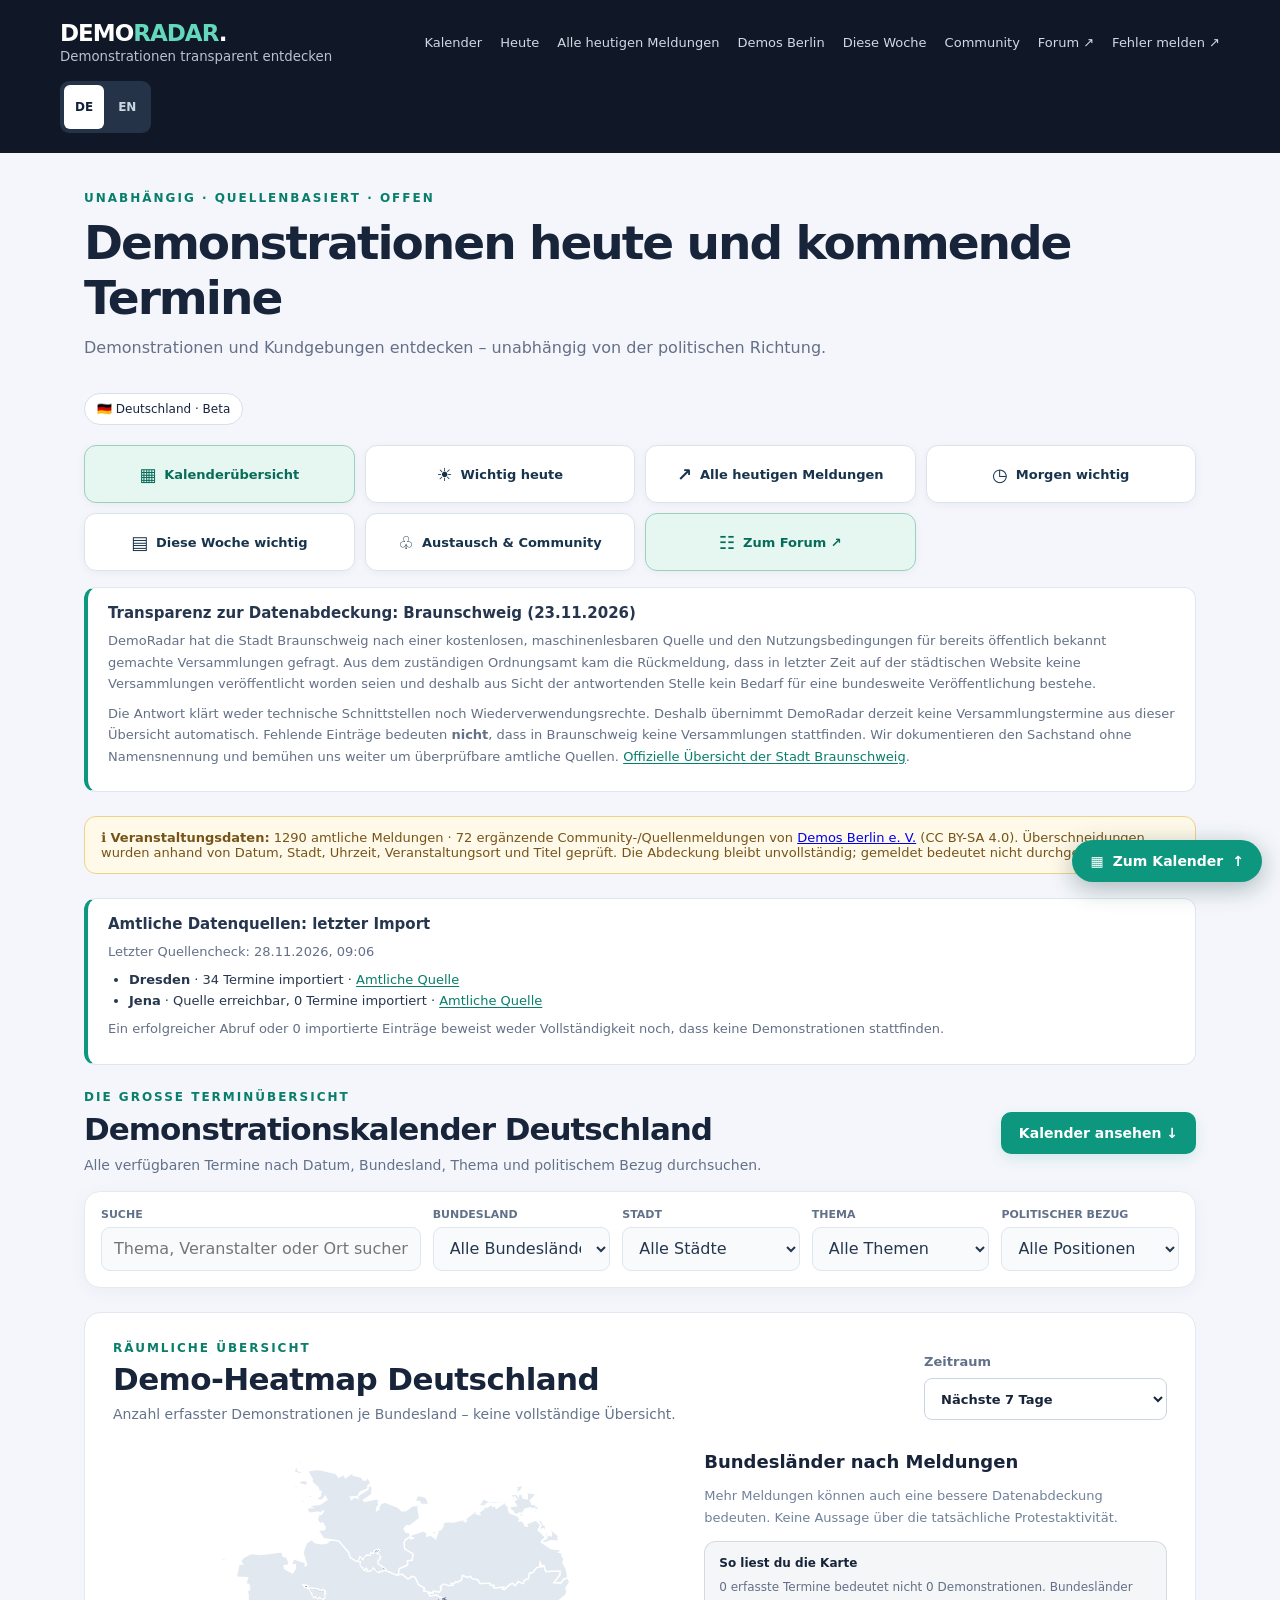
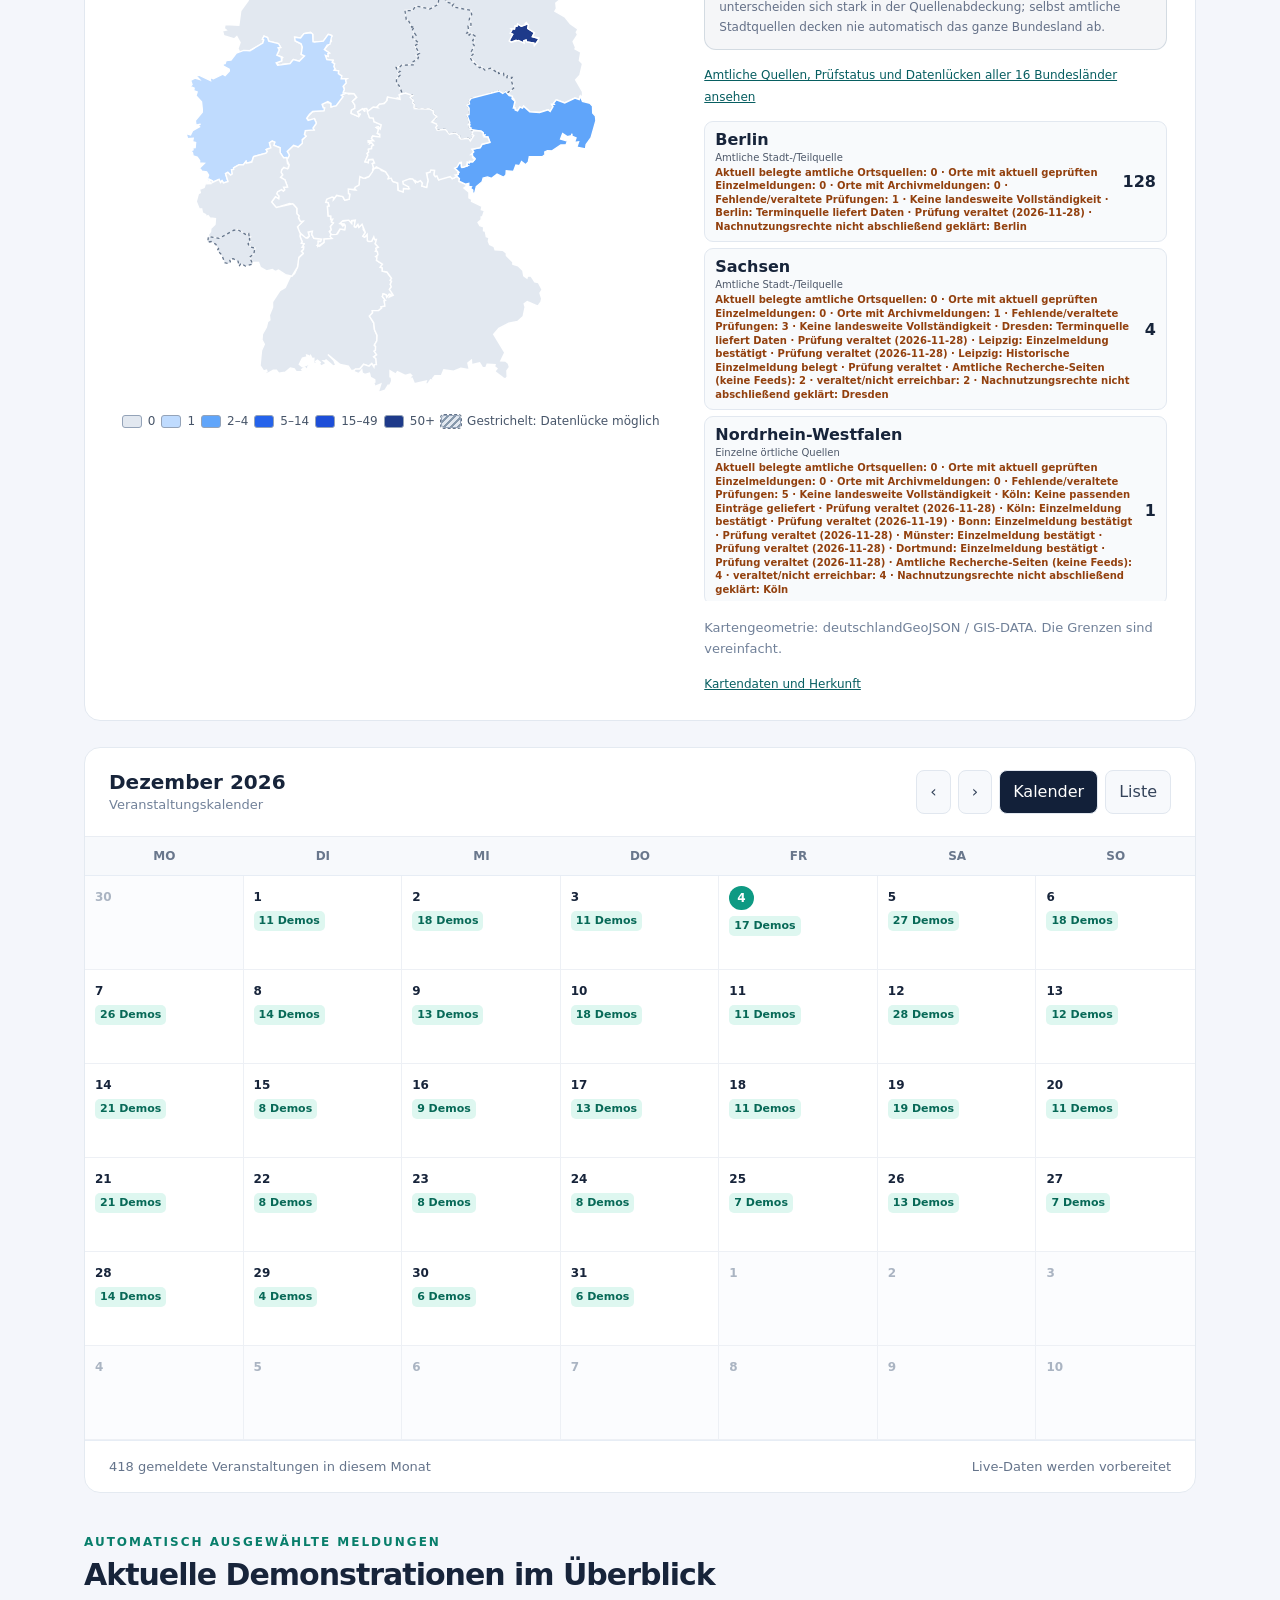
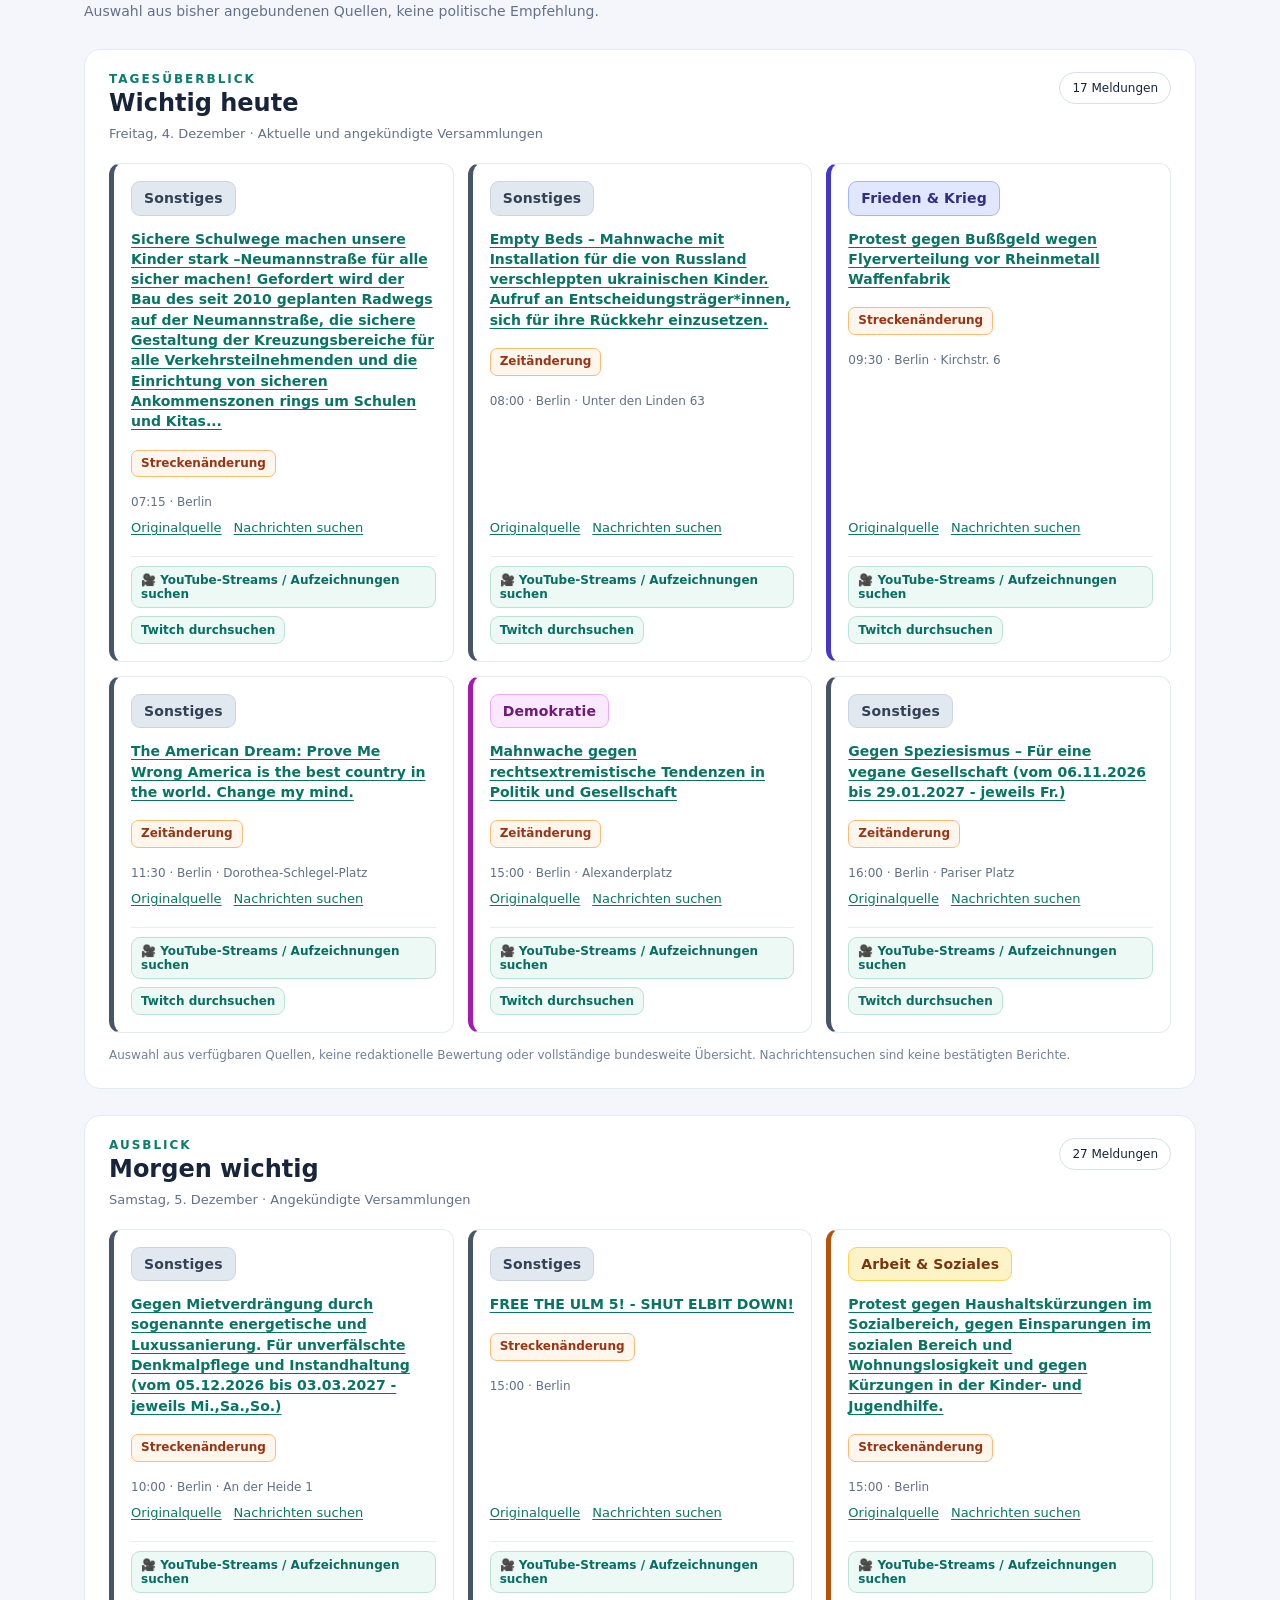
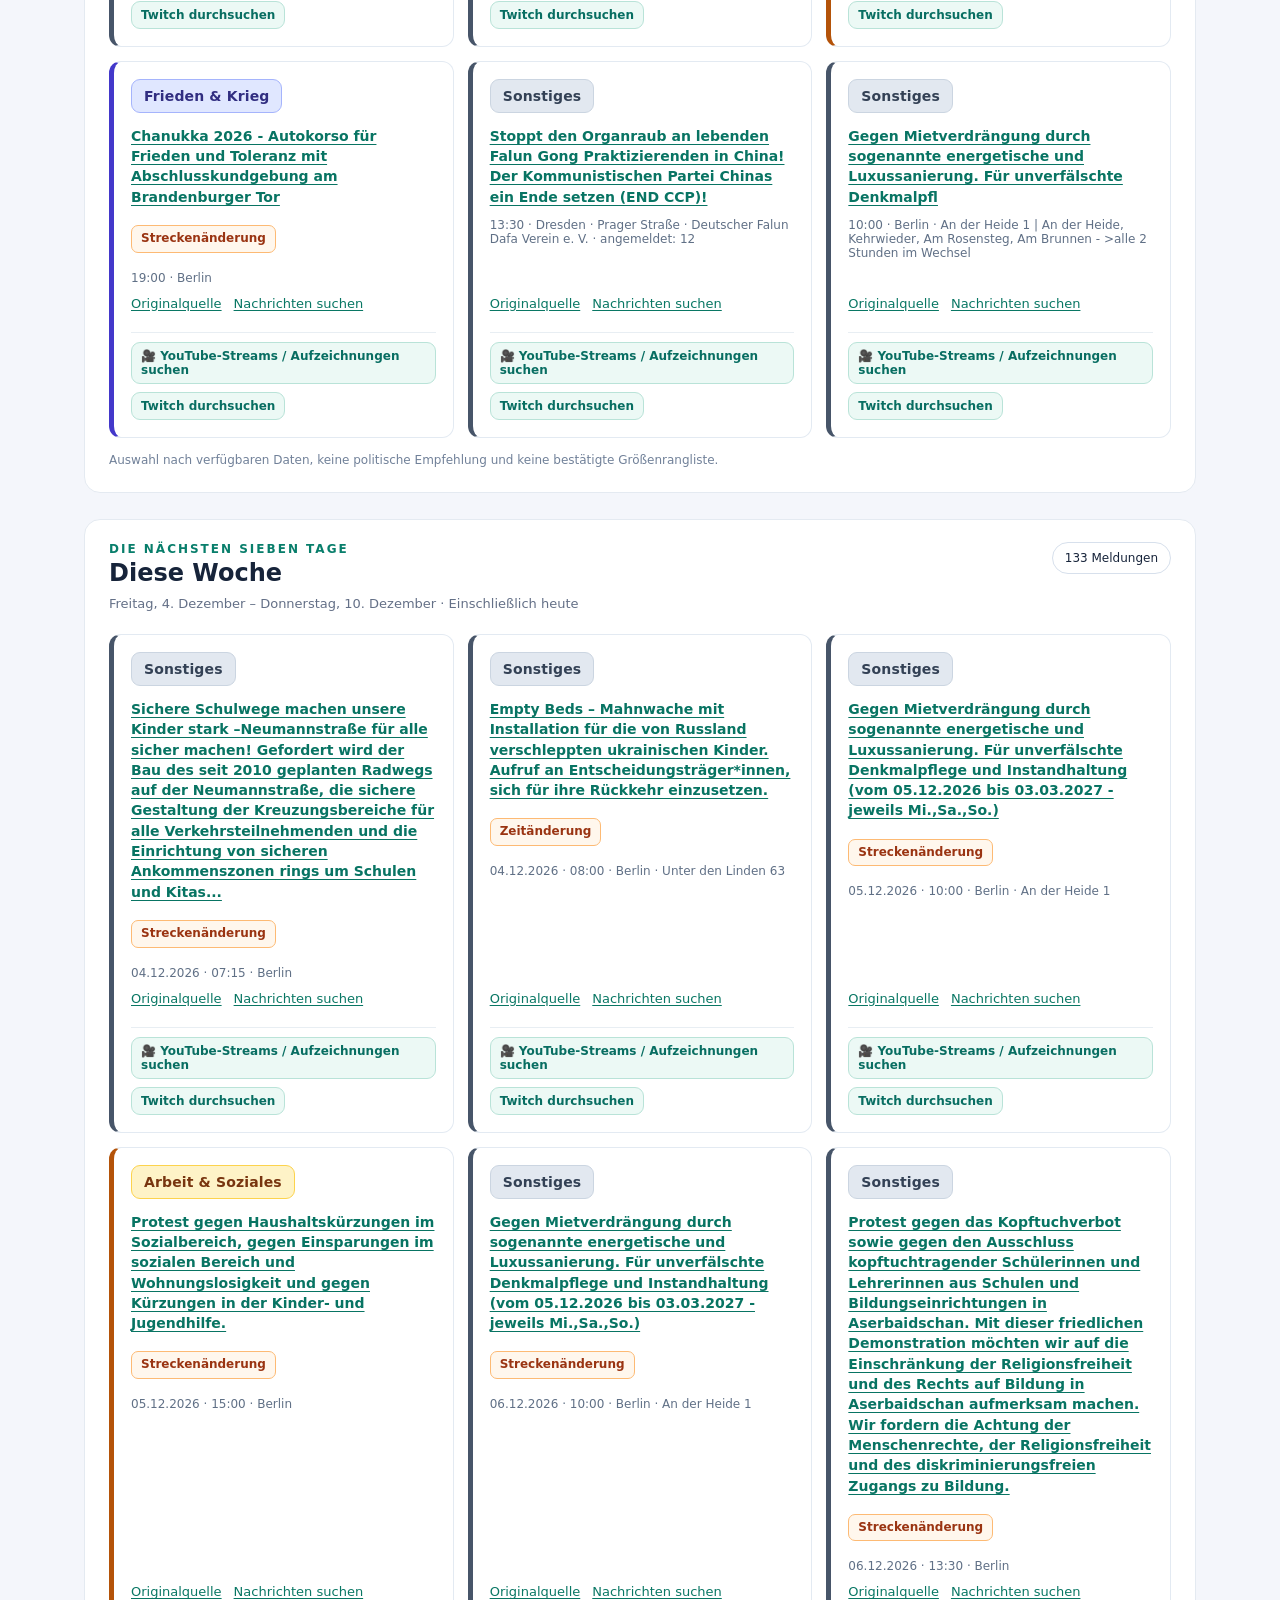
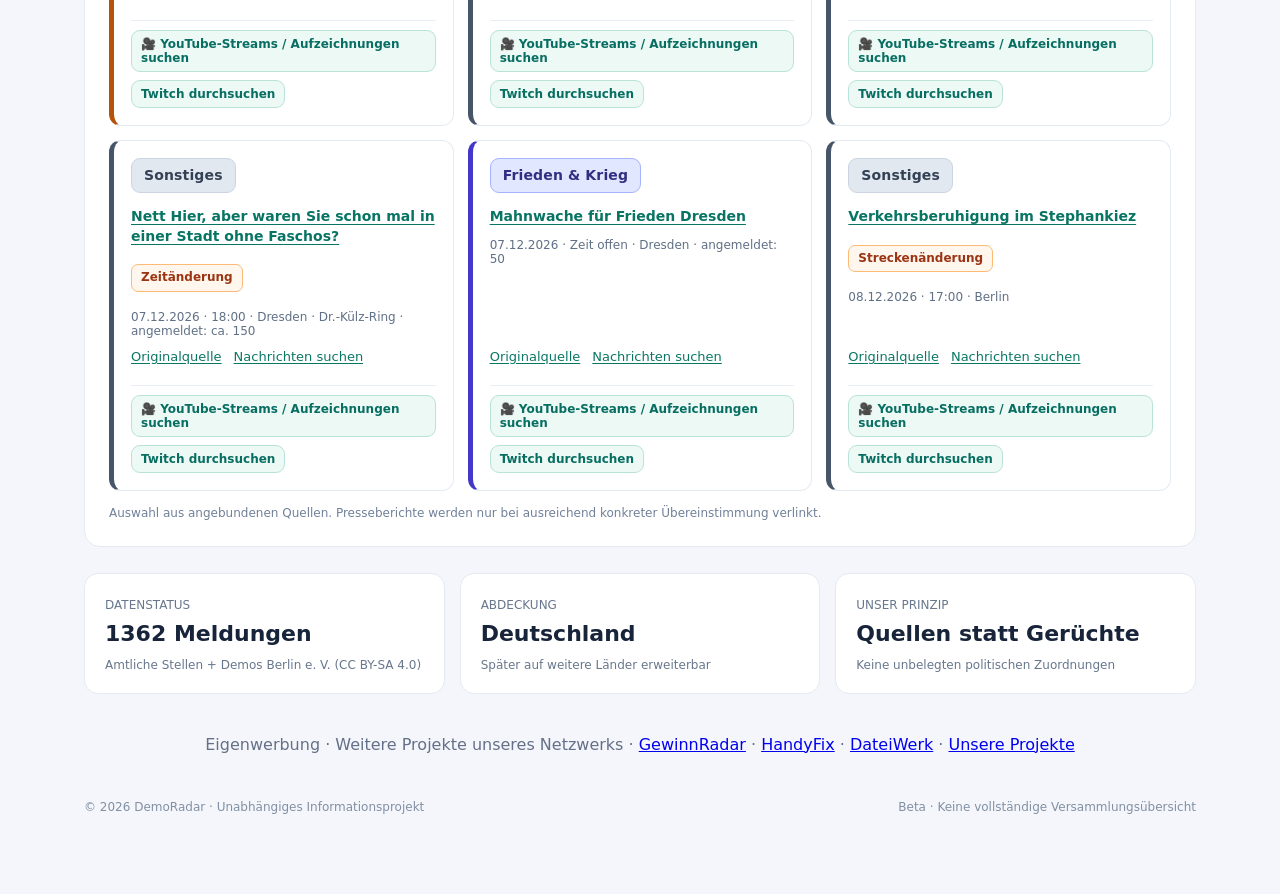
<file: index.html>
<!doctype html>
<html lang="de"><head><meta charset="utf-8"><meta name="viewport" content="width=device-width,initial-scale=1"><meta name="theme-color" content="#101827"><meta name="robots" content="index,follow,max-snippet:-1"><meta property="og:type" content="website"><meta property="og:site_name" content="DemoRadar"><meta property="og:title" content="DemoRadar – Demonstrationen in Deutschland finden"><meta property="og:description" content="Heutige und kommende Demonstrationen nach Stadt und Bundesland entdecken – mit Quellen, Datenstand und Hinweisen zu Abdeckungslücken."><meta property="og:url" content="https://demoradar.pages.dev/"><meta name="twitter:card" content="summary"><meta name="description" content="DemoRadar – Demonstrationen, Kundgebungen und Proteste finden. Transparenter Kalender für Deutschland."><title>DemoRadar — Demonstrationen im Überblick</title><link rel="canonical" href="https://demoradar.pages.dev/"><link rel="alternate" hreflang="de" href="https://demoradar.pages.dev/"><link rel="alternate" hreflang="en" href="https://demoradar.pages.dev/en/"><link rel="alternate" hreflang="x-default" href="https://demoradar.pages.dev/"><style>
:root{font-family:Inter,system-ui,-apple-system,Segoe UI,sans-serif;color:#17243a;background:#f4f6fb}*{box-sizing:border-box}body{margin:0}button,input,select{font:inherit}button{cursor:pointer}header{background:#101827;color:#fff;padding:20px max(24px,calc((100vw - 1160px)/2));display:flex;justify-content:space-between;align-items:center;gap:16px;flex-wrap:wrap}header .brand{font-size:23px;font-weight:850;letter-spacing:-1px}.brand span{color:#63d8bd}header small{color:#b6c2d3}nav{display:flex;gap:18px;font-size:13px;color:#d0d9e4}main{max-width:1160px;margin:auto;padding:38px 24px 80px}.intro{display:flex;justify-content:space-between;gap:20px;align-items:end;flex-wrap:wrap}.eyebrow{font-size:12px;text-transform:uppercase;font-weight:800;letter-spacing:2px;color:#087e6b}h1{font-size:clamp(30px,4vw,47px);letter-spacing:-2px;margin:10px 0}p{line-height:1.65;color:#647087}.intro p{margin:0 0 12px}.pill{border:1px solid #d7e0ec;border-radius:99px;padding:8px 12px;background:white;font-size:12px}.notice{border:1px solid #f1d08a;background:#fff9e9;border-radius:12px;padding:13px 16px;font-size:13px;color:#765419;margin:24px 0}.toolbar{display:grid;grid-template-columns:minmax(180px,1.8fr) repeat(4,minmax(0,1fr));gap:12px;background:white;border:1px solid #e4eaf1;box-shadow:0 4px 20px #1020370a;border-radius:16px;padding:16px}label{font-size:11px;color:#62718a;font-weight:750;display:block;margin-bottom:6px}input,select{background:#f8fafc;border:1px solid #dfe6ee;border-radius:9px;width:100%;height:42px;padding:0 12px;color:#26364e}input:focus,select:focus{outline:2px solid #4cbda9}.mainpanel{margin-top:26px;border:1px solid #e4eaf1;background:#fff;border-radius:16px;overflow:hidden}.panelhead{display:flex;justify-content:space-between;align-items:center;gap:15px;padding:22px 24px;border-bottom:1px solid #e9edf3;flex-wrap:wrap}.panelhead h2{margin:0;font-size:20px}.controls{display:flex;gap:7px}.controls button{background:#f7f9fc;border:1px solid #e1e7ef;border-radius:8px;padding:9px 13px;color:#34435a}.controls button.active{background:#122039;color:white}.week{display:grid;grid-template-columns:repeat(7,1fr);text-align:center;background:#f7f9fc;border-bottom:1px solid #e7edf5;color:#69778c;font-size:12px;font-weight:750}.week div{padding:12px}.calendar{display:grid;grid-template-columns:repeat(7,1fr)}.day{min-height:94px;border-right:1px solid #edf0f5;border-bottom:1px solid #edf0f5;padding:10px;position:relative}.day:nth-child(7n){border-right:0}.day.muted{background:#fbfcfe;color:#aab4c2}.daynum{font-size:12px;font-weight:750}.today .daynum{display:inline-block;background:#0e9a83;color:#fff;border-radius:50%;padding:5px 8px}.empty{padding:60px 24px;text-align:center}.empty .symbol{font-size:40px}.empty h3{margin:10px 0 3px}.empty p{max-width:480px;margin:0 auto}.summary{display:flex;justify-content:space-between;gap:16px;align-items:center;padding:18px 24px;border-top:1px solid #e7edf5;color:#65748b;font-size:13px;flex-wrap:wrap}.btn{background:#0d977f;color:white!important;border:0;border-radius:10px;padding:11px 16px;font-weight:700}.secondary{background:white;border:1px solid #dfe6ee;border-radius:9px;padding:9px 12px}.cards{display:grid;grid-template-columns:repeat(3,1fr);gap:15px;margin:26px 0}.stat{border:1px solid #e4eaf1;border-radius:14px;background:#fff;padding:20px}.stat strong{font-size:22px;display:block;margin:8px 0}.stat span{color:#68778d;font-size:12px}.footer{font-size:12px;color:#8190a3;margin-top:30px;display:flex;justify-content:space-between;gap:15px;flex-wrap:wrap}#list{display:none;padding:22px}#list.visible{display:block}#calendarWrap.hidden{display:none}.small{font-size:13px;color:#718199}@media(max-width:760px){.toolbar{grid-template-columns:1fr 1fr}.toolbar>div:first-child{grid-column:span 2}.cards{grid-template-columns:1fr}.day{min-height:65px;padding:6px}.panelhead{padding:17px}.week div{padding:9px 2px}}@media(max-width:440px){nav{display:none}main{padding:25px 12px 50px}.toolbar{grid-template-columns:1fr}.toolbar>div:first-child{grid-column:span 1}.day{min-height:54px}.controls button{padding:8px}}

/* Transparenter Status amtlicher Quellen */
.source-status-note{margin:16px 0 22px;padding:16px 20px;background:#fff;border:1px solid #dce7f1;border-left:4px solid #0d977f;border-radius:12px;font-size:13px;color:#26364e}
.source-status-note>strong{font-size:15px}
.source-status-note p{margin:8px 0;color:#647087}
.source-status-note ul{margin:10px 0;padding-left:21px;display:grid;gap:6px}
.source-status-note a{color:#087e6b;text-underline-offset:2px}
.source-status-note a:focus-visible{outline:2px solid #087e6b;outline-offset:2px}

/* Demo event related livestreams and recordings. Never infer LIVE from a channel link. */
.event-stream-teaser{display:flex;gap:8px;flex-wrap:wrap;margin-top:10px;padding-top:9px;border-top:1px solid #e8eef3}
.event-stream-teaser a{display:inline-flex;align-items:center;max-width:100%;padding:6px 9px;font-size:12px;font-weight:750;color:#086e62;background:#ecf9f5;border:1px solid #b9e3d8;border-radius:9px;text-decoration:none;overflow-wrap:anywhere}
.event-stream-teaser a:hover,.event-stream-teaser a:focus-visible{background:#d6f5e9;border-color:#0d977f}
.event-stream-teaser a:focus-visible{outline:3px solid #155e75;outline-offset:2px}
/* Potential video matches are deliberately less prominent than verified event streams. */
.event-stream-teaser.tentative a{background:#fff8e6;color:#75521c;border-color:#e8c98a}
.event-stream-teaser.tentative a:hover,.event-stream-teaser.tentative a:focus-visible{background:#fff1ce;border-color:#bd9552}
.event-stream-teaser.tentative a{flex-direction:column;align-items:flex-start;gap:3px;line-height:1.35;max-width:min(100%,360px)}
.event-stream-teaser.tentative a span{font-weight:800}
.event-stream-teaser.tentative a small{font-size:11px;font-weight:500;color:#75603f;overflow-wrap:anywhere}
.heatmap-coverage-note{background:rgba(124,146,169,.08);border:1px solid rgba(124,146,169,.28);border-radius:12px;padding:12px 14px;margin:8px 0 14px;font-size:12px;line-height:1.5}
.heatmap-coverage-note p{margin:6px 0 0}
.heatmap-source-wrap{display:flex;flex-direction:column;gap:2px;min-width:0;text-align:left}
.heatmap-source-label{display:block;font-size:10px;font-weight:500;line-height:1.3;opacity:.75;white-space:normal;overflow-wrap:anywhere}
.heatmap-count-zero{font-size:12px;white-space:nowrap;opacity:.7}
.heatmap-swatch-gap{background:repeating-linear-gradient(135deg,#e2e8f0 0,#e2e8f0 3px,#8799ac 3px,#8799ac 5px)!important;outline:1px dashed #65758b}
.heatmap-state[stroke-dasharray]{stroke:#65758b;stroke-width:1.3}
@media(max-width:600px){.heatmap-coverage-note{padding:10px 12px}.heatmap-source-label{font-size:10px}}
.heatmap-health-label{display:block;font-size:10px;line-height:1.35;color:#14532d;opacity:.85;white-space:normal;overflow-wrap:anywhere}.heatmap-health-label.is-warning{color:#92400e;opacity:1}.heatmap-health-label.is-muted{color:#64748b}
/* DemoRadar Tagesueberblick */
.featured{margin:26px 0;background:#fff;border:1px solid #e4eaf1;border-radius:16px;padding:22px 24px}.featured-header{display:flex;justify-content:space-between;align-items:flex-start;gap:16px;flex-wrap:wrap}.featured-header h2{font-size:24px;margin:3px 0 6px}.featured-sub{color:#647087;font-size:13px;margin:0}.featured-grid{display:grid;grid-template-columns:repeat(3,minmax(0,1fr));gap:14px;margin-top:19px}.featured-item{border:1px solid #e3eaf2;border-radius:12px;padding:17px;display:flex;flex-direction:column;gap:11px;min-width:0}.featured-item h3{font-size:16px;line-height:1.45;margin:0;overflow-wrap:anywhere}.featured-meta{font-size:12px;color:#607086}.featured-badge{font-size:11px;font-weight:750;color:#0b7361;background:#e6f8f2;border-radius:99px;padding:5px 9px;align-self:flex-start}.featured-links{display:flex;gap:12px;flex-wrap:wrap;margin-top:auto;font-size:13px}.featured-links a{color:#097764;text-decoration:underline;text-underline-offset:2px}.featured-explainer{margin:13px 0 0;font-size:12px;color:#718199}.featured-empty{margin-top:18px;padding:20px;border-radius:10px;background:#f7f9fc;color:#647087;font-size:14px}@media(max-width:850px){.featured-grid{grid-template-columns:1fr 1fr}}@media(max-width:560px){.featured-grid{grid-template-columns:1fr}.featured{padding:18px 15px}}
.calendar-intro{display:flex;align-items:center;justify-content:space-between;gap:18px;flex-wrap:wrap;margin:25px 0 14px}.calendar-intro h2{margin:7px 0;font-size:clamp(23px,3vw,31px);letter-spacing:-1px}.calendar-intro p,.highlight-heading p{margin:0;color:#63718a;font-size:14px}.calendar-nav{display:inline-flex;align-items:center;justify-content:center;background:#0d977f;color:white;text-decoration:none;padding:13px 18px;font-size:14px;font-weight:750;border-radius:10px;box-shadow:0 5px 14px #0d977f22}.calendar-nav:hover{background:#0a806c}.highlight-heading{margin-top:42px}.highlight-heading h2{margin:8px 0;font-size:clamp(22px,3vw,30px);letter-spacing:-1px}#demo-kalender{scroll-margin-top:16px}nav a{color:#d0d9e4;text-decoration:none}nav a:hover{text-decoration:underline}@media(max-width:760px){.calendar-intro{align-items:stretch}.calendar-nav{width:100%}}@media(prefers-reduced-motion:no-preference){html{scroll-behavior:smooth}}
/* Schnellnavigation und dauerhaft erreichbarer Kalender-Sprunglink */
.quick-links{display:grid;grid-template-columns:repeat(4,minmax(0,1fr));gap:10px;margin:24px 0 12px}.quick-link{min-height:58px;display:flex;gap:8px;align-items:center;justify-content:center;text-align:center;padding:12px 10px;border-radius:12px;border:1px solid #d8e5eb;background:#fff;color:#18344d;font-weight:750;font-size:13px;text-decoration:none;box-shadow:0 2px 8px #1020370b}.quick-link:hover,.quick-link:focus-visible{background:#e6f7f2;border-color:#0d977f}.quick-link-primary{background:#e6f7f2;border-color:#9bcfbe;color:#076c59}.quick-link span[aria-hidden="true"]{font-size:18px}.quick-link span[data-i18n]{font-size:13px}.floating-calendar-link{position:fixed;z-index:1000;right:max(18px,env(safe-area-inset-right));bottom:max(18px,env(safe-area-inset-bottom));display:inline-flex;align-items:center;justify-content:center;gap:9px;background:#0d977f;color:#fff;text-decoration:none;font-weight:800;font-size:14px;padding:13px 18px;border-radius:999px;box-shadow:0 6px 24px #123a3c55;transition:background .15s,transform .15s}.floating-calendar-link:hover,.floating-calendar-link:focus-visible{background:#087463;transform:translateY(-2px)}.quick-link:focus-visible,.floating-calendar-link:focus-visible{outline:3px solid #123f9d;outline-offset:3px}#todaySection,#tomorrowSection,#weekSection,#demo-kalender{scroll-margin-top:18px}@media(max-width:750px){.quick-links{grid-template-columns:repeat(2,minmax(0,1fr));gap:8px}.quick-link{min-height:54px;font-size:12px}.quick-link span[data-i18n]{font-size:12px}.floating-calendar-link{right:12px;bottom:max(12px,env(safe-area-inset-bottom));font-size:12px;padding:12px 14px}}@media(max-width:390px){.floating-calendar-label{font-size:11px}}
.language-switch{display:inline-flex;align-items:center;gap:3px;background:#243348;padding:4px;border-radius:9px;flex-shrink:0}.language-switch button{background:transparent;color:#cad6e4;border:0;padding:8px 11px;font-size:12px;font-weight:800;border-radius:6px;cursor:pointer}.language-switch button.active{background:#fff;color:#122039}.language-switch button:focus-visible{outline:2px solid #63d8bd;outline-offset:2px}header .header-navigation{margin-left:auto}@media(max-width:440px){header .header-navigation{display:none}.language-switch{margin-left:auto}}
.day-events{overflow-wrap:anywhere;line-height:1.25;cursor:pointer}.day-events:focus-visible{outline:3px solid #087e6b;outline-offset:1px}@media(max-width:760px){.toolbar{grid-template-columns:repeat(2,minmax(0,1fr))}.day-events{font-size:clamp(9px,2.3vw,11px)!important;padding:3px 2px!important}}@media(max-width:440px){.toolbar{grid-template-columns:1fr}.toolbar>div:first-child{grid-column:span 1}}
/* Visual topic taxonomy: strong labels and a subtle card accent, independent of political position. */
.topic-card{--topic-accent:#475569;--topic-bg:#f1f5f9;--topic-ink:#334155;--topic-border:#cbd5e1;border-left:5px solid var(--topic-accent)!important}
.topic-climate{--topic-accent:#15803d;--topic-bg:#dcfce7;--topic-ink:#14532d;--topic-border:#86efac}
.topic-peace{--topic-accent:#4338ca;--topic-bg:#e0e7ff;--topic-ink:#312e81;--topic-border:#a5b4fc}
.topic-social{--topic-accent:#b45309;--topic-bg:#fef3c7;--topic-ink:#78350f;--topic-border:#fcd34d}
.topic-migration{--topic-accent:#0e7490;--topic-bg:#cffafe;--topic-ink:#164e63;--topic-border:#67e8f9}
.topic-democracy{--topic-accent:#a21caf;--topic-bg:#fae8ff;--topic-ink:#701a75;--topic-border:#f0abfc}
.topic-other{--topic-accent:#475569;--topic-bg:#e2e8f0;--topic-ink:#334155;--topic-border:#cbd5e1}
.topic-badge,.featured-badge.topic-badge{display:inline-flex;align-items:center;max-width:100%;width:max-content;min-height:33px;padding:7px 12px;border-radius:9px;border:1px solid var(--topic-border);background:var(--topic-bg);color:var(--topic-ink);font-size:14px;font-weight:800;line-height:1.3;letter-spacing:.01em;overflow-wrap:anywhere;align-self:flex-start}
.featured-item.topic-card{border-top:1px solid #e3eaf2;border-right:1px solid #e3eaf2;border-bottom:1px solid #e3eaf2}
.event-list-card{padding:16px;border:1px solid #e6eaf0;border-radius:10px;background:#fff;display:flex;flex-direction:column;gap:8px;min-width:0}
.event-list-card>strong{font-size:16px;line-height:1.4;overflow-wrap:anywhere}
.event-card-top{display:flex;align-items:center;justify-content:space-between;gap:8px 14px;flex-wrap:wrap}
.event-card-top>.small{flex:1 1 170px;text-align:right}
@media(max-width:560px){.topic-badge,.featured-badge.topic-badge{font-size:14px;padding:7px 10px}.event-card-top>.small{text-align:left;flex-basis:100%}}

/* Shareable, keyboard accessible event details. */
.event-detail-overlay[hidden]{display:none!important}
.event-detail-overlay{position:fixed;inset:0;z-index:1100;background:#101827ab;padding:clamp(10px,4vw,32px);display:grid;place-items:center}
.event-detail-panel{background:#fff;border-radius:16px;border:1px solid #dfe6ee;box-shadow:0 15px 70px #06101d66;width:min(100%,720px);max-height:calc(100dvh - 24px);overflow:auto;padding:clamp(17px,3vw,30px);overscroll-behavior:contain}
.event-detail-head{display:flex;align-items:center;justify-content:space-between;gap:12px}
.event-detail-close{font-size:22px;width:42px;height:42px;border:1px solid #d7e0ec;border-radius:9px;background:#fff;color:#17243a}
.event-detail-panel h2{font-size:clamp(23px,3vw,30px);line-height:1.3;overflow-wrap:anywhere;margin:16px 0}
.event-detail-grid{display:grid;grid-template-columns:repeat(2,minmax(0,1fr));gap:15px;margin:20px 0}
.event-detail-field{padding:12px;border:1px solid #e1e7ef;border-radius:10px;min-width:0;overflow-wrap:anywhere}
.event-detail-field strong{display:block;color:#475569;font-size:12px;margin-bottom:7px}
.event-detail-field span{color:#142237;font-weight:650}
.event-detail-actions{display:flex;flex-wrap:wrap;gap:10px;margin:15px 0}
.event-detail-actions a,.event-detail-actions button{border:1px solid #0d977f;border-radius:9px;background:#0d977f;color:white;padding:11px 15px;text-decoration:none;font-weight:700;font-size:14px}
.event-detail-actions button{background:white;color:#087463}
.event-detail-actions :focus-visible,.event-detail-close:focus-visible,.event-card-link:focus-visible{outline:3px solid #2367ab;outline-offset:3px}
.event-card-link{display:inline-flex;color:#087463;font-weight:750;font-size:14px;text-underline-offset:3px;align-self:flex-start}
body.detail-open{overflow:hidden}
@media(max-width:560px){.event-detail-grid{grid-template-columns:1fr;gap:9px}.event-detail-overlay{padding:8px}.event-detail-panel{max-height:calc(100dvh - 16px)}}

.heatmap-section{background:white;border:1px solid #e2e8f0;border-radius:16px;padding:clamp(15px,3vw,28px);margin:24px 0;scroll-margin-top:15px}
.heatmap-head{display:flex;align-items:flex-end;justify-content:space-between;flex-wrap:wrap;gap:16px}.heatmap-head h2{font-size:clamp(22px,3vw,31px);margin:6px 0;letter-spacing:-.6px}.heatmap-head p{margin:0;color:#64748b;font-size:14px}.heatmap-range-label{font-size:13px;font-weight:750;display:flex;align-items:center;gap:9px;flex-wrap:wrap}.heatmap-range-label select{padding:9px 12px;border:1px solid #cbd5e1;border-radius:8px;background:white;color:#17243a}
.heatmap-content{display:grid;grid-template-columns:minmax(0,1.2fr) minmax(230px,1fr);gap:clamp(12px,3vw,36px);align-items:start;margin-top:20px}
.heatmap-map{min-width:0}.heatmap-map svg{display:block;width:100%;max-height:560px;max-width:440px;margin:auto}
.heatmap-state{stroke:#fff;stroke-width:1.4;vector-effect:non-scaling-stroke;cursor:pointer;transition:fill .16s ease,stroke .16s ease}
.heatmap-state:hover,.heatmap-state:focus-visible{stroke:#10203e;stroke-width:2.8;outline:none}
.heatmap-state[aria-pressed="true"]{stroke:#10203e;stroke-width:3}
.heatmap-legend{display:flex;align-items:center;justify-content:center;flex-wrap:wrap;gap:6px;margin:8px auto}.heatmap-legend span{font-size:12px;color:#475569}.heatmap-swatch{width:20px;height:13px;border-radius:3px;display:inline-block;border:1px solid #94a3b8}
.heatmap-aside h3{font-size:18px;margin:5px 0 9px}.heatmap-ranking{display:grid;gap:6px;max-height:480px;overflow:auto;margin:13px 0 16px}
.heatmap-ranking button{display:flex;align-items:center;justify-content:space-between;gap:10px;width:100%;border:1px solid #e2e8f0;border-radius:9px;padding:8px 10px;background:#f8fafc;color:#17243a;font-weight:700;text-align:left;cursor:pointer}
.heatmap-ranking button[aria-pressed="true"]{border:2px solid #0d977f;background:#eefcf7}
.heatmap-ranking button:hover,.heatmap-ranking button:focus-visible{border-color:#0d977f;outline:1px solid #0d977f}
.heatmap-ranking strong{font-variant-numeric:tabular-nums}.heatmap-aside a{font-size:12px;color:#075e61}
@media(max-width:720px){.heatmap-content{grid-template-columns:1fr}.heatmap-map svg{max-height:410px}.heatmap-ranking{max-height:280px}}

.status-badges{display:flex;flex-wrap:wrap;gap:6px;margin:7px 0}
.status-pill{display:inline-flex;align-items:center;gap:5px;border-radius:7px;padding:5px 9px;font-weight:800;font-size:12px;line-height:1.3}
.status-pill.critical{background:#fee2e2;color:#991b1b;border:1px solid #fca5a5}
.status-pill.caution{background:#fff7ed;color:#9a3412;border:1px solid #fdba74}
.status-pill.info{background:#e0f2fe;color:#075985;border:1px solid #7dd3fc}
.detail-updates{border:1px solid #fde68a;background:#fffbeb;border-radius:10px;padding:12px;margin:10px 0}
.detail-updates h3{font-size:16px;margin:0 0 8px}
.detail-updates ul{padding-left:19px;margin:8px 0}
.detail-updates li{margin:8px 0;overflow-wrap:anywhere}
.detail-press{padding:12px;border:1px solid #e2e8f0;border-radius:9px;margin:10px 0}
.detail-press a{color:#087463;word-break:break-word}

.detail-community-actions{margin:16px 0;padding:16px;border:1px solid #dde8ee;background:#f6fafb;border-radius:12px}
.detail-community-actions h3{margin:2px 0 11px;font-size:18px}
.detail-community-actions p{font-size:13px;color:#475569;line-height:1.5}
.detail-community-actions a{display:inline-flex;align-items:center;padding:9px 12px;margin:5px 6px 5px 0;text-decoration:none;border-radius:8px;border:1px solid #b7d8d3;background:white;color:#096f66;font-weight:750;font-size:13px}
.detail-community-actions a:hover{border-color:#0d977f;background:#f0fdfa}

/* Mobile-first editorial references: readable labels, obvious tap targets, no horizontal overflow. */
.editorial-link{display:inline-flex;align-items:center;min-height:42px;max-width:100%;overflow-wrap:anywhere;word-break:break-word;padding:6px 4px;text-underline-offset:3px}
.detail-press li{margin:4px 0;overflow-wrap:anywhere}
#todaySection,#demo-kalender{scroll-margin-top:16px}
.quick-link[href="#todaySection"]{font-weight:800}
@media(max-width:560px){.featured-links{gap:6px 12px}.featured-links .editorial-link{width:100%;border-top:1px solid #e7edf3;padding:9px 0}.detail-press{padding:14px}.detail-press .editorial-link{line-height:1.5;min-height:44px}}

/* Improve touch targets without changing the calendar or event data. */
.toolbar input,.toolbar select,.controls button,.language-switch button,.heatmap-ranking button{min-height:44px}.controls{flex-wrap:wrap}.event-detail-close{width:44px;height:44px;flex-shrink:0}.event-detail-actions a,.event-detail-actions button{min-height:44px;display:inline-flex;align-items:center}.header-navigation{flex-wrap:wrap}.source-status-note{font-size:13px}.quick-links{margin-top:20px}@media(prefers-reduced-motion:reduce){html{scroll-behavior:auto}.floating-calendar-link{transition:none}}
</style></head><body><header><div><div class="brand">DEMO<span>RADAR</span><span style="color:#fff">.</span></div><small data-i18n="header.subtitle">Demonstrationen transparent entdecken</small></div><nav class="header-navigation"><a href="#demo-kalender" data-i18n="nav.calendar">Kalender</a><a href="#todaySection" data-i18n="nav.today">Heute</a><a href="/heute/" aria-label="Heute gemeldete Demonstrationen als eigene Seite">Alle heutigen Meldungen</a><a href="/berlin/">Demos Berlin</a><a href="#weekSection" data-i18n="nav.week">Diese Woche</a><a href="/community/" data-i18n="nav.community">Community</a><a href="https://demoradar.forumieren.de/" target="_blank" rel="noopener noreferrer">Forum ↗</a><a href="/melden/" target="_blank" rel="noopener noreferrer">Fehler melden ↗</a></nav><div class="language-switch" role="group" aria-label="Language / Sprache"><button type="button" data-language="de" aria-pressed="true">DE</button><button type="button" data-language="en" aria-pressed="false">EN</button></div></header><main><div class="intro"><div><div class="eyebrow" data-i18n="hero.eyebrow">Unabhängig · Quellenbasiert · Offen</div><h1 data-i18n="hero.title">Demonstrationen heute und kommende Termine</h1><p data-i18n="hero.description">Demonstrationen und Kundgebungen entdecken – unabhängig von der politischen Richtung.</p></div><span class="pill" data-i18n="hero.beta">🇩🇪 Deutschland · Beta</span></div><nav class="quick-links" aria-label="Schnellzugriffe zu den Bereichen"><a class="quick-link quick-link-primary" href="#demo-kalender"><span aria-hidden="true">▦</span> <span data-i18n="jump.calendar">Kalenderübersicht</span></a><a class="quick-link" href="#todaySection"><span aria-hidden="true">☀</span> <span data-i18n="jump.today">Wichtig heute</span></a><a class="quick-link" href="/heute/"><span aria-hidden="true">↗</span> <span>Alle heutigen Meldungen</span></a><a class="quick-link" href="#tomorrowSection"><span aria-hidden="true">◷</span> <span data-i18n="jump.tomorrow">Morgen wichtig</span></a><a class="quick-link" href="#weekSection"><span aria-hidden="true">▤</span> <span data-i18n="jump.week">Diese Woche wichtig</span></a><a class="quick-link" href="/community/"><span aria-hidden="true">♧</span> <span data-i18n="jump.community">Austausch &amp; Community</span></a><a class="quick-link quick-link-primary" href="https://demoradar.forumieren.de/" target="_blank" rel="noopener noreferrer"><span aria-hidden="true">☷</span> <span>Zum Forum ↗</span></a></nav><section class="source-status-note" aria-labelledby="bs-source-status"><strong id="bs-source-status">Transparenz zur Datenabdeckung: Braunschweig (23.11.2026)</strong><p>DemoRadar hat die Stadt Braunschweig nach einer kostenlosen, maschinenlesbaren Quelle und den Nutzungsbedingungen für bereits öffentlich bekannt gemachte Versammlungen gefragt. Aus dem zuständigen Ordnungsamt kam die Rückmeldung, dass in letzter Zeit auf der städtischen Website keine Versammlungen veröffentlicht worden seien und deshalb aus Sicht der antwortenden Stelle kein Bedarf für eine bundesweite Veröffentlichung bestehe.</p><p>Die Antwort klärt weder technische Schnittstellen noch Wiederverwendungsrechte. Deshalb übernimmt DemoRadar derzeit keine Versammlungstermine aus dieser Übersicht automatisch. Fehlende Einträge bedeuten <strong>nicht</strong>, dass in Braunschweig keine Versammlungen stattfinden. Wir dokumentieren den Sachstand ohne Namensnennung und bemühen uns weiter um überprüfbare amtliche Quellen. <a href="https://www.braunschweig.de/politik_verwaltung/bekanntmachungen/versammlungen/index.php" target="_blank" rel="noopener noreferrer">Offizielle Übersicht der Stadt Braunschweig</a>.</p></section><div class="notice" role="status" aria-live="polite" data-i18n="source.loadingNotice">Die aktuellen Veranstaltungsdaten werden geladen. Die Abdeckung ist noch unvollständig.</div><div class="calendar-intro"><div><div class="eyebrow" data-i18n="calendar.eyebrow">Die große Terminübersicht</div><h2 data-i18n="calendar.title">Demonstrationskalender Deutschland</h2><p data-i18n="calendar.description">Alle verfügbaren Termine nach Datum, Bundesland, Thema und politischem Bezug durchsuchen.</p></div><a class="calendar-nav" href="#demo-kalender" data-i18n="calendar.jump">Kalender ansehen ↓</a></div><div class="toolbar"><div><label for="search" data-i18n="filter.search">SUCHE</label><input id="search" data-i18n-placeholder="filter.searchPlaceholder" placeholder="Thema, Veranstalter oder Ort suchen …"></div><div><label for="region" data-i18n="filter.region">BUNDESLAND</label><select id="region"><option value="Alle Bundesländer" data-i18n="filter.allRegions">Alle Bundesländer</option><option value="Berlin" data-i18n="state.Berlin">Berlin</option><option value="Brandenburg" data-i18n="state.Brandenburg">Brandenburg</option><option value="Baden-Württemberg" data-i18n="state.Baden-Württemberg">Baden-Württemberg</option><option value="Bayern" data-i18n="state.Bayern">Bayern</option><option value="Bremen" data-i18n="state.Bremen">Bremen</option><option value="Hamburg" data-i18n="state.Hamburg">Hamburg</option><option value="Hessen" data-i18n="state.Hessen">Hessen</option><option value="Mecklenburg-Vorpommern" data-i18n="state.Mecklenburg-Vorpommern">Mecklenburg-Vorpommern</option><option value="Niedersachsen" data-i18n="state.Niedersachsen">Niedersachsen</option><option value="Nordrhein-Westfalen" data-i18n="state.Nordrhein-Westfalen">Nordrhein-Westfalen</option><option value="Rheinland-Pfalz" data-i18n="state.Rheinland-Pfalz">Rheinland-Pfalz</option><option value="Saarland" data-i18n="state.Saarland">Saarland</option><option value="Sachsen" data-i18n="state.Sachsen">Sachsen</option><option value="Sachsen-Anhalt" data-i18n="state.Sachsen-Anhalt">Sachsen-Anhalt</option><option value="Schleswig-Holstein" data-i18n="state.Schleswig-Holstein">Schleswig-Holstein</option><option value="Thüringen" data-i18n="state.Thüringen">Thüringen</option></select></div><div><label for="city" data-i18n="filter.city">STADT</label><select id="city" aria-label="Stadt auswählen"><option value="" data-i18n="filter.allCities">Alle Städte</option></select></div><div><label for="topic" data-i18n="filter.topic">THEMA</label><select id="topic"><option value="Alle Themen" data-i18n="filter.allTopics">Alle Themen</option><option value="Migration" data-i18n="filter.migration">Migration</option><option value="Klima & Umwelt" data-i18n="filter.climate">Klima & Umwelt</option><option value="Frieden & Krieg" data-i18n="filter.peace">Frieden & Krieg</option><option value="Arbeit & Soziales" data-i18n="filter.social">Arbeit & Soziales</option><option value="Demokratie" data-i18n="filter.democracy">Demokratie</option><option value="Sonstiges" data-i18n="filter.other">Sonstiges</option></select></div><div><label for="position" data-i18n="filter.position">POLITISCHER BEZUG</label><select id="position"><option value="Alle Positionen" data-i18n="filter.allPositions">Alle Positionen</option><option value="AfD organisiert" data-i18n="filter.afd">AfD organisiert</option><option value="Gegen AfD" data-i18n="filter.antiAfd">Gegen AfD</option><option value="Antifaschistisch" data-i18n="filter.antifa">Antifaschistisch</option><option value="CDU organisiert" data-i18n="filter.cdu">CDU organisiert</option><option value="Gegen CDU" data-i18n="filter.antiCdu">Gegen CDU</option><option value="Andere / unbekannt" data-i18n="filter.unknown">Andere / unbekannt</option></select></div></div><section class="heatmap-section" id="heatmapSection" aria-labelledby="heatmapHeading">
 <div class="heatmap-head"><div><div class="eyebrow" data-i18n="map.eyebrow">Räumliche Übersicht</div><h2 id="heatmapHeading" data-i18n="map.title">Demo-Heatmap Deutschland</h2><p data-i18n="map.description">Anzahl erfasster Demonstrationen je Bundesland – keine vollständige Übersicht.</p></div><label class="heatmap-range-label" for="heatmapRange"><span data-i18n="map.period">Zeitraum</span><select id="heatmapRange"><option value="7" data-i18n="map.next7">Nächste 7 Tage</option><option value="30" data-i18n="map.next30">Nächste 30 Tage</option></select></label></div>
 <div class="heatmap-content"><div class="heatmap-map"><svg id="heatmapSvg" viewBox="0 0 480 615" role="group" aria-label="Deutschlandkarte nach Anzahl erfasster Demonstrationen" data-i18n-aria="map.aria"><title>DemoRadar Deutschlandkarte</title></svg><div id="heatmapLegend" class="heatmap-legend" aria-hidden="true"></div></div><div class="heatmap-aside"><h3 data-i18n="map.ranking">Bundesländer nach Meldungen</h3><p class="small" data-i18n="map.disclaimer">Mehr Meldungen können auch eine bessere Datenabdeckung bedeuten. Keine Aussage über die tatsächliche Protestaktivität.</p><div class="heatmap-coverage-note"><strong data-i18n="map.coverageTitle">So liest du die Karte</strong><p data-i18n="map.coverageNote">0 gemeldet bedeutet nicht 0 Demonstrationen. Die Quellenabdeckung unterscheidet sich je Bundesland.</p></div><p class="small"><a class="source-registry-link" href="/sources/">Amtliche Quellen, Prüfstatus und Datenlücken aller 16 Bundesländer ansehen</a></p><div id="heatmapRanking" class="heatmap-ranking" role="status" aria-live="polite"></div><p class="small" data-i18n="map.credit">Kartengeometrie: deutschlandGeoJSON / GIS-DATA (Quelle verlinkt).</p><a href="https://github.com/isellsoap/deutschlandGeoJSON" target="_blank" rel="noopener noreferrer" data-i18n="map.creditLink">Kartendaten und Herkunft</a></div></div>
 </section><section class="mainpanel" id="demo-kalender" aria-label="Demonstration calendar"><div class="panelhead"><div><h2 id="monthLabel"></h2><span class="small" data-i18n="calendar.subtitle">Veranstaltungskalender</span></div><div class="controls"><button id="prev" data-i18n-aria="view.previous" aria-label="Vorheriger Monat">‹</button><button id="next" data-i18n-aria="view.next" aria-label="Nächster Monat">›</button><button id="calendarBtn" class="active" data-i18n="view.calendar">Kalender</button><button id="listBtn" data-i18n="view.list">Liste</button></div></div><div id="calendarWrap"><div class="week"><div data-i18n="view.monday">MO</div><div data-i18n="view.tuesday">DI</div><div data-i18n="view.wednesday">MI</div><div data-i18n="view.thursday">DO</div><div data-i18n="view.friday">FR</div><div data-i18n="view.saturday">SA</div><div data-i18n="view.sunday">SO</div></div><div id="calendar" class="calendar"></div><div class="summary"><span id="resultText">Keine verifizierten Termine eingetragen</span><span>Live-Daten werden vorbereitet</span></div></div><div id="list"><div class="empty"><div class="symbol">🗓️</div><h3>Noch keine verifizierten Termine</h3><p>Die Filter sind vorbereitet. Nach Anbindung geprüfter Quellen erscheinen hier automatisch Veranstaltungen mit Quellen- und Aktualisierungsangaben.</p></div></div></section><div class="highlight-heading"><div class="eyebrow" data-i18n="intro.eyebrow">Empfehlungen aus den Meldungen</div><h2 data-i18n="intro.title">Aktuelle Demonstrationen im Überblick</h2><p data-i18n="intro.description">Automatisch ausgewählte Termine aus bisher angebundenen Quellen.</p></div><section id="todaySection" class="featured" aria-labelledby="todayHeading"><div class="featured-header"><div><div class="eyebrow" data-i18n="today.eyebrow">Tagesüberblick</div><h2 id="todayHeading" data-i18n="today.title">Wichtig heute</h2><p class="featured-sub" id="todayDate">Öffentliche Demonstrationen und Kundgebungen</p></div><span class="pill" id="todayCount">Lade Termine …</span></div><div id="todayItems" class="featured-empty" role="status">Die verifizierten Meldungen werden geladen …</div><p class="featured-explainer" data-i18n="today.explain">Auswahl aus verfügbaren behördlichen Meldungen, keine redaktionelle Bewertung oder vollständige bundesweite Übersicht. Verlinkte Nachrichtensuchen sind keine bestätigten Berichte über die Veranstaltung.</p></section><section class="featured" id="tomorrowSection" aria-labelledby="tomorrowHeading"><div class="featured-header"><div><div class="eyebrow" data-i18n="tomorrow.eyebrow">Ausblick</div><h2 id="tomorrowHeading" data-i18n="tomorrow.title">Morgen wichtig</h2><p class="featured-sub" id="tomorrowDate">Angekündigte Kundgebungen und Demonstrationen</p></div><span class="pill" id="tomorrowCount">Lade Termine …</span></div><div id="tomorrowItems" class="featured-empty" role="status">Meldungen werden geladen …</div><p class="featured-explainer" data-i18n="tomorrow.explain">Auswahl nach verfügbaren Daten, keine politische Empfehlung und keine bestätigte Größenrangliste.</p></section><section class="featured" id="weekSection" aria-labelledby="weekHeading"><div class="featured-header"><div><div class="eyebrow" data-i18n="week.eyebrow">Die nächsten sieben Tage</div><h2 id="weekHeading" data-i18n="week.title">Diese Woche</h2><p class="featured-sub" id="weekDate">Kommende Veranstaltungen inklusive heute</p></div><span class="pill" id="weekCount">Lade Termine …</span></div><div id="weekItems" class="featured-empty" role="status">Meldungen werden geladen …</div><p class="featured-explainer" data-i18n="week.explain">Auswahl aus angebundenen amtlichen Quellen. Links zu Presseberichten werden bei ausreichend konkreter Übereinstimmung ergänzt.</p></section><div class="cards"><div class="stat"><span data-i18n="stat.status">DATENSTATUS</span><strong data-i18n="stat.statusValue">Im Aufbau</strong><span data-i18n="stat.statusDesc">Amtliche und öffentliche Datenquellen folgen</span></div><div class="stat"><span data-i18n="stat.coverage">ABDECKUNG</span><strong data-i18n="stat.coverageValue">Deutschland</strong><span data-i18n="stat.coverageDesc">Später auf weitere Länder erweiterbar</span></div><div class="stat"><span data-i18n="stat.principle">UNSER PRINZIP</span><strong data-i18n="stat.principleValue">Quellen statt Gerüchte</strong><span data-i18n="stat.principleDesc">Keine unbelegten politischen Zuordnungen</span></div></div><p id="project-network" style="text-align:center;padding:12px;overflow-wrap:anywhere">Eigenwerbung · Weitere Projekte unseres Netzwerks · <a href="https://gewinnradar.pages.dev/">GewinnRadar</a> · <a href="https://handyfix.pages.dev/">HandyFix</a> · <a href="https://dateiwerk.pages.dev/">DateiWerk</a> · <a id="partners-link" href="/partners/">Unsere Projekte</a></p><div class="footer"><span>© <span id="year"></span> DemoRadar · <span data-i18n="footer.project">Unabhängiges Informationsprojekt</span></span><span data-i18n="footer.beta">Beta · Keine vollständige Versammlungsübersicht</span></div></main><script>
const now=new Date();let selected=new Date(now.getFullYear(),now.getMonth(),1);const label=document.getElementById('monthLabel'),calendar=document.getElementById('calendar');function render(){label.textContent=new Intl.DateTimeFormat('de-DE',{month:'long',year:'numeric'}).format(selected);let y=selected.getFullYear(),m=selected.getMonth(),offset=(new Date(y,m,1).getDay()+6)%7,days=new Date(y,m+1,0).getDate(),html='';for(let i=0;i<42;i++){let d=i-offset+1,dt=new Date(y,m,d),muted=d<1||d>days,today=dt.toDateString()===now.toDateString();html+='<div class="day '+(muted?'muted ':'')+(today?'today':'')+'"><span class="daynum">'+dt.getDate()+'</span></div>'}calendar.innerHTML=html;document.getElementById('resultText').textContent='Keine verifizierten Termine für diesen Monat eingetragen'}document.getElementById('prev').onclick=()=>{selected.setMonth(selected.getMonth()-1);render()};document.getElementById('next').onclick=()=>{selected.setMonth(selected.getMonth()+1);render()};function toggle(list){document.getElementById('calendarWrap').classList.toggle('hidden',list);document.getElementById('list').classList.toggle('visible',list);document.getElementById('calendarBtn').classList.toggle('active',!list);document.getElementById('listBtn').classList.toggle('active',list)}document.getElementById('calendarBtn').onclick=()=>toggle(false);document.getElementById('listBtn').onclick=()=>toggle(true);document.getElementById('year').textContent=now.getFullYear();render();
</script><section id="eventDetail" class="event-detail-overlay" hidden role="dialog" aria-modal="true" aria-labelledby="eventDetailTitle"><div class="event-detail-panel" tabindex="-1"><div class="event-detail-head"><span class="eyebrow" data-i18n="detail.title">Veranstaltungsdetails</span><button type="button" id="eventDetailClose" class="event-detail-close" data-i18n-aria="detail.close" aria-label="Details schließen">×</button></div><div id="eventDetailContent" aria-live="polite"></div></div></section><script defer src="/i18n.js"></script><script defer src="/public-source.js"></script><script defer src="/live.js"></script><script defer src="/heatmap.js"></script><a class="floating-calendar-link" href="#demo-kalender" data-i18n-aria="floating.aria" aria-label="Zur Kalenderübersicht springen"><span aria-hidden="true">▦</span><span class="floating-calendar-label" data-i18n="floating.calendar">Zum Kalender</span><span aria-hidden="true">↑</span></a></body></html>
</file>
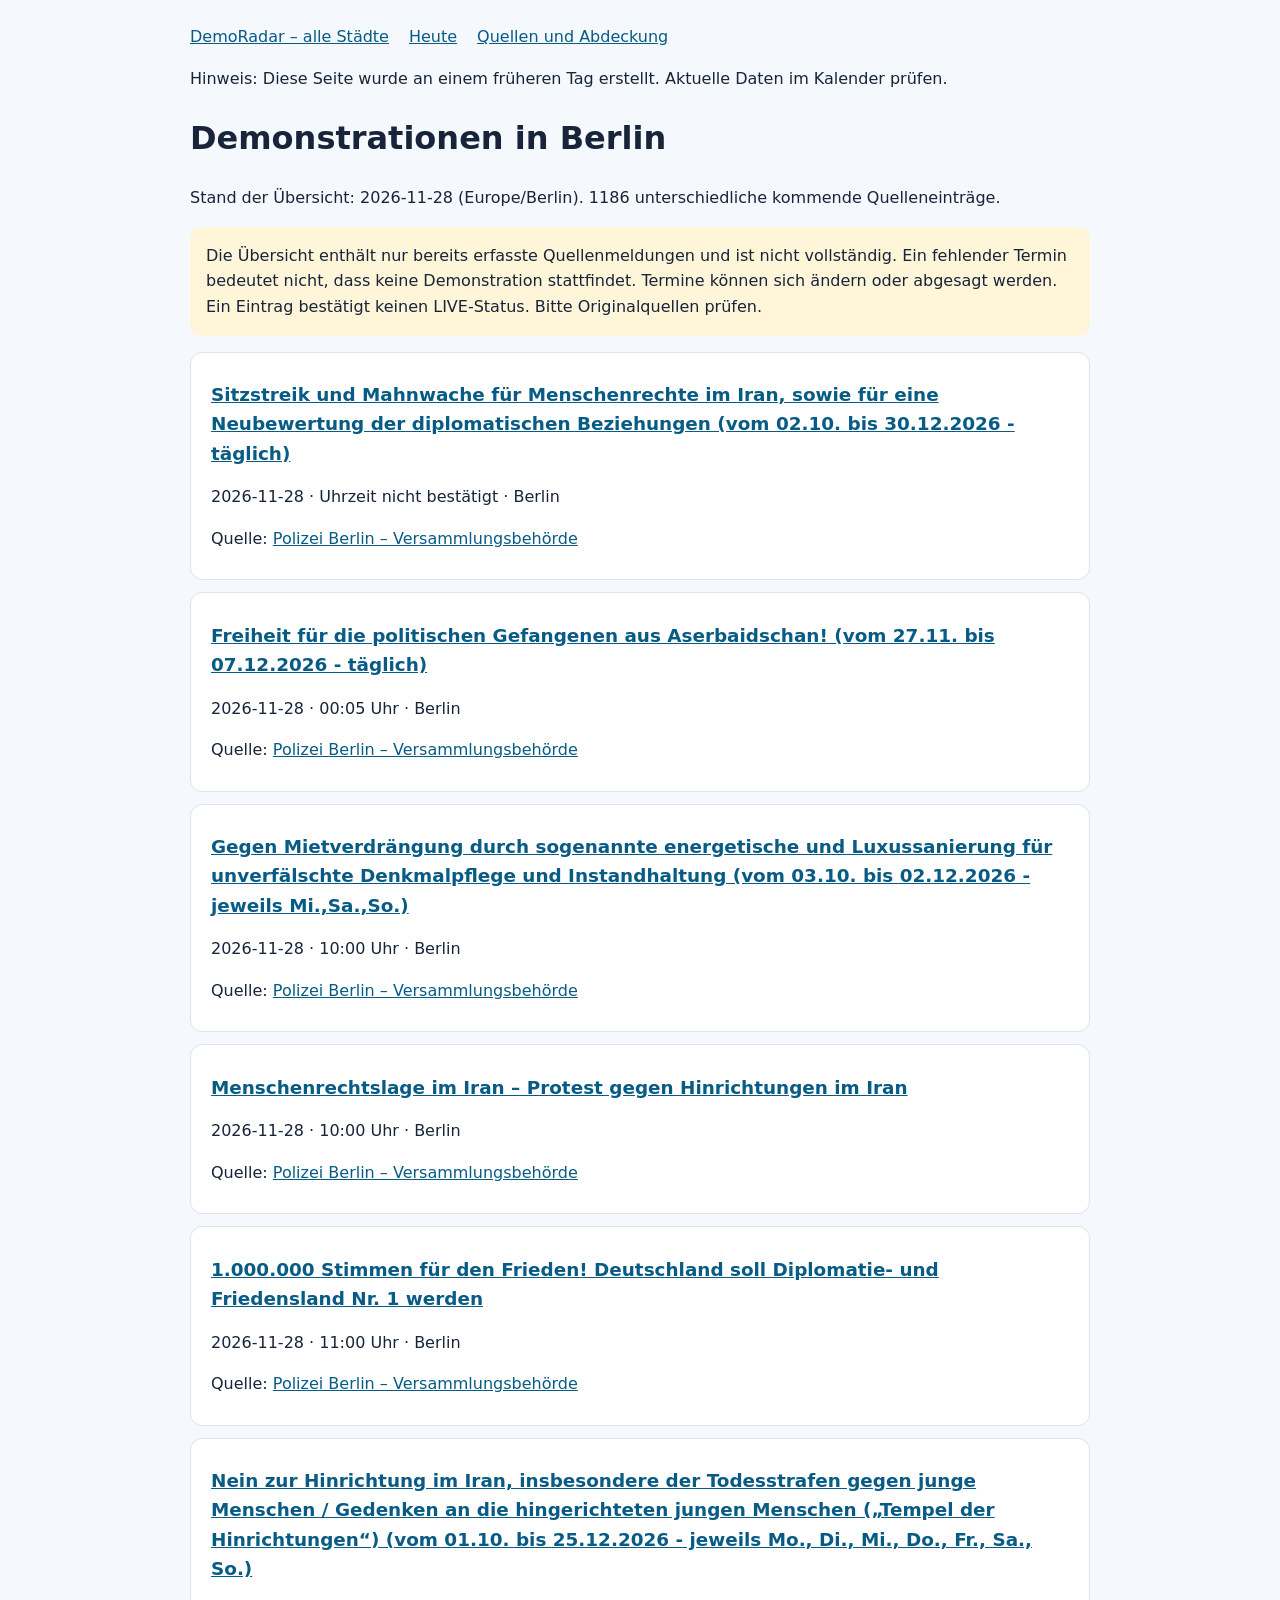
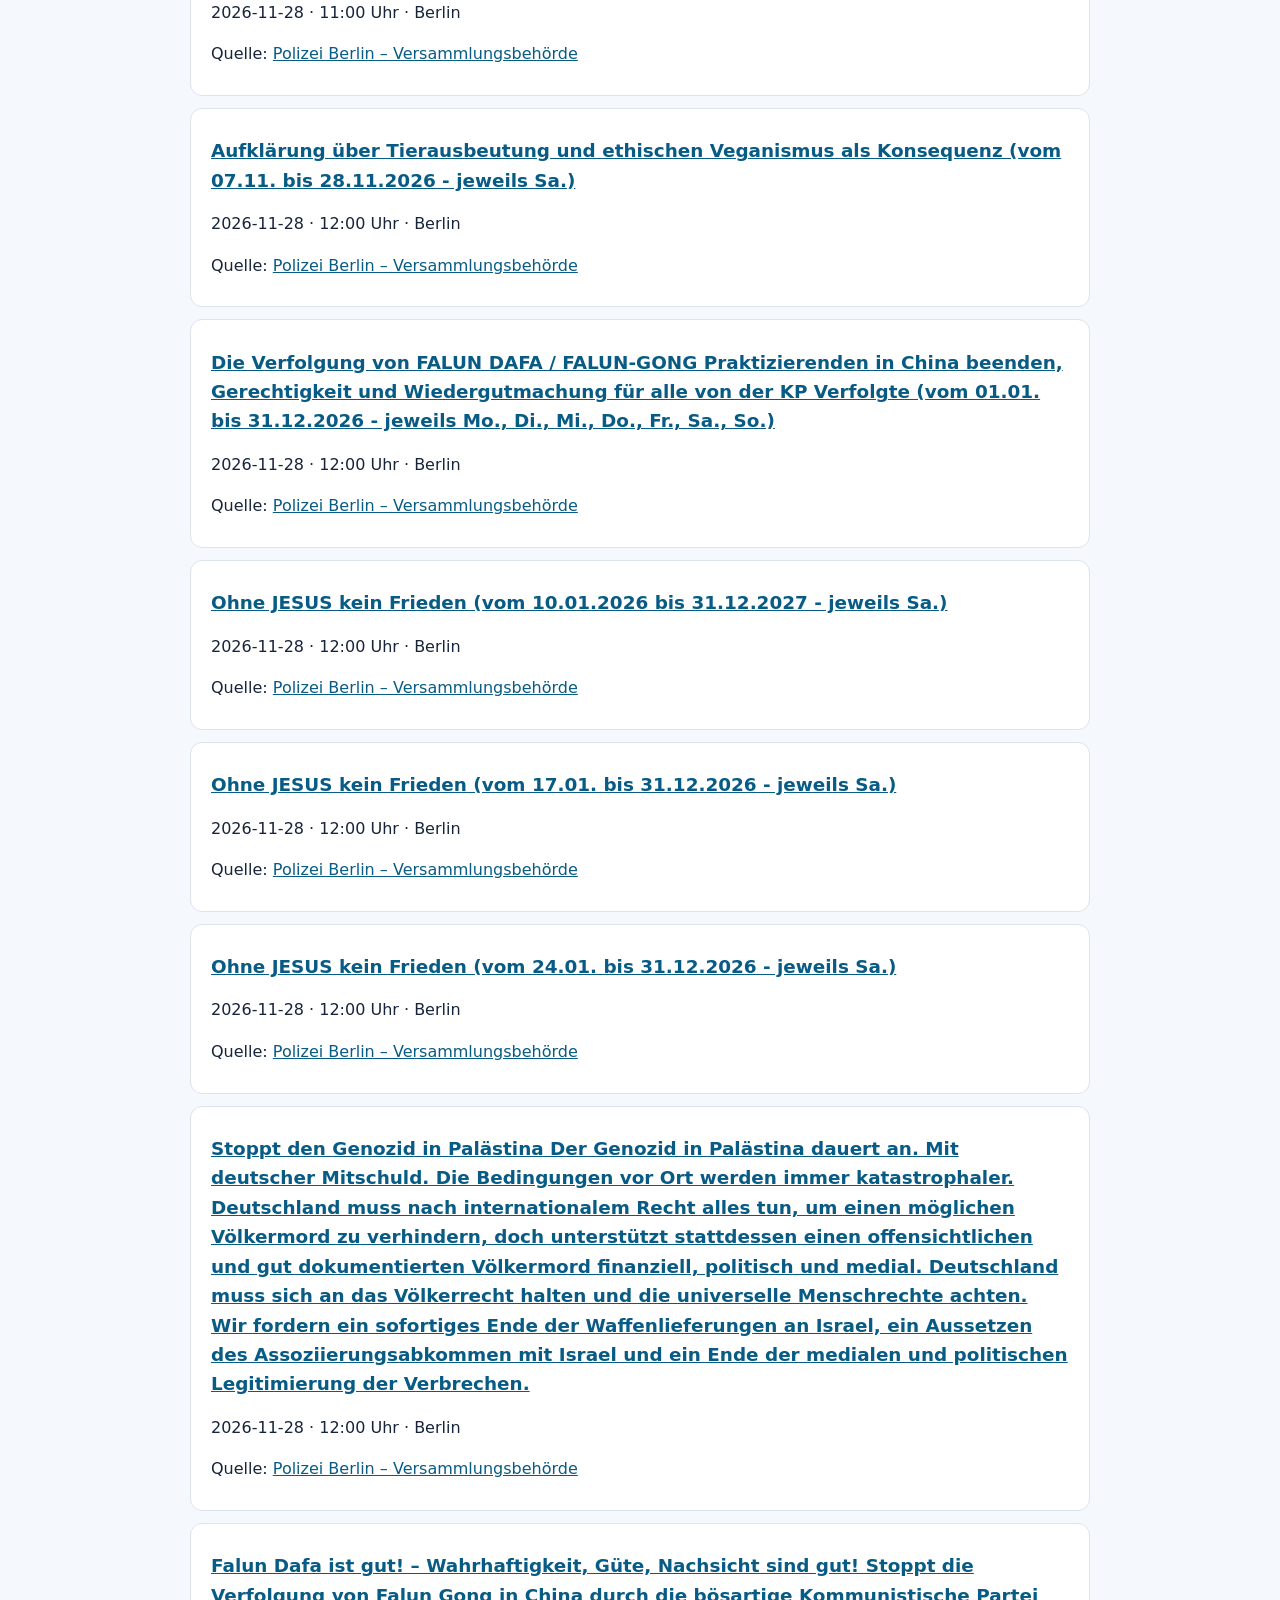
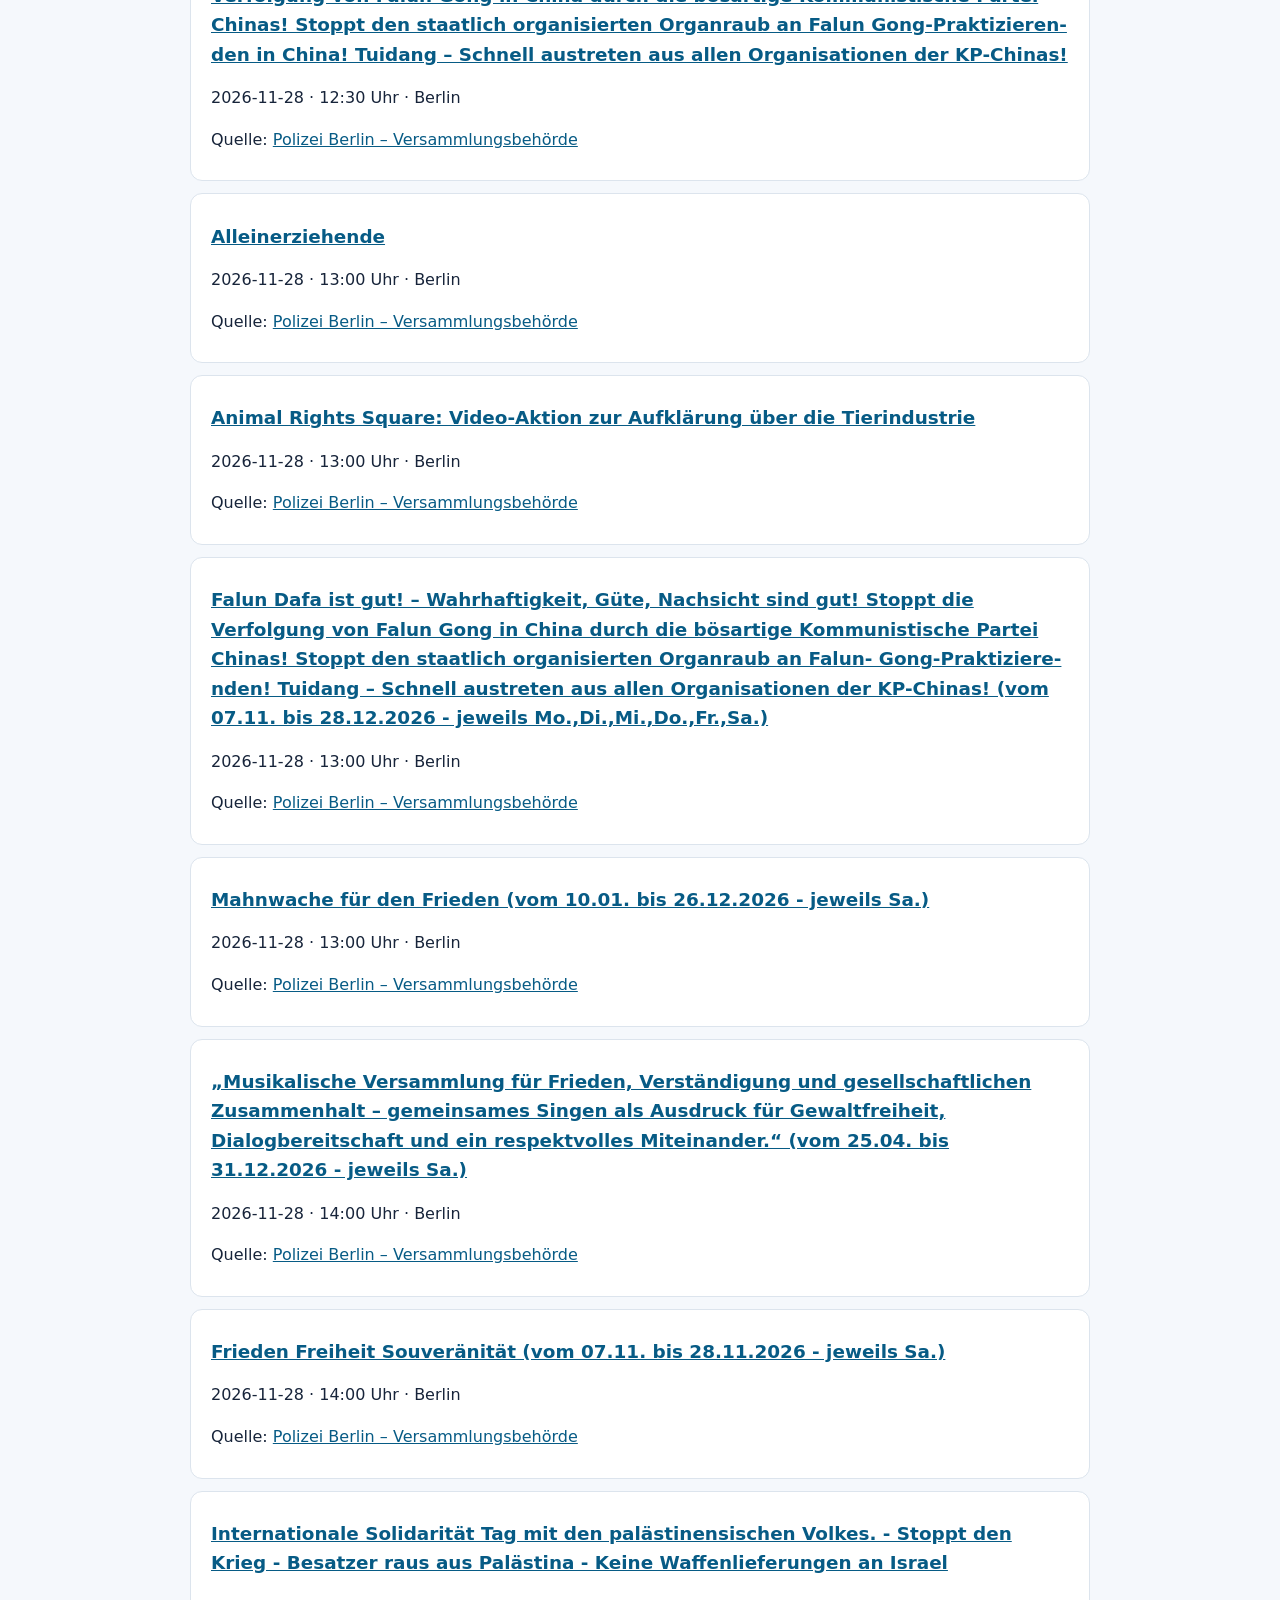
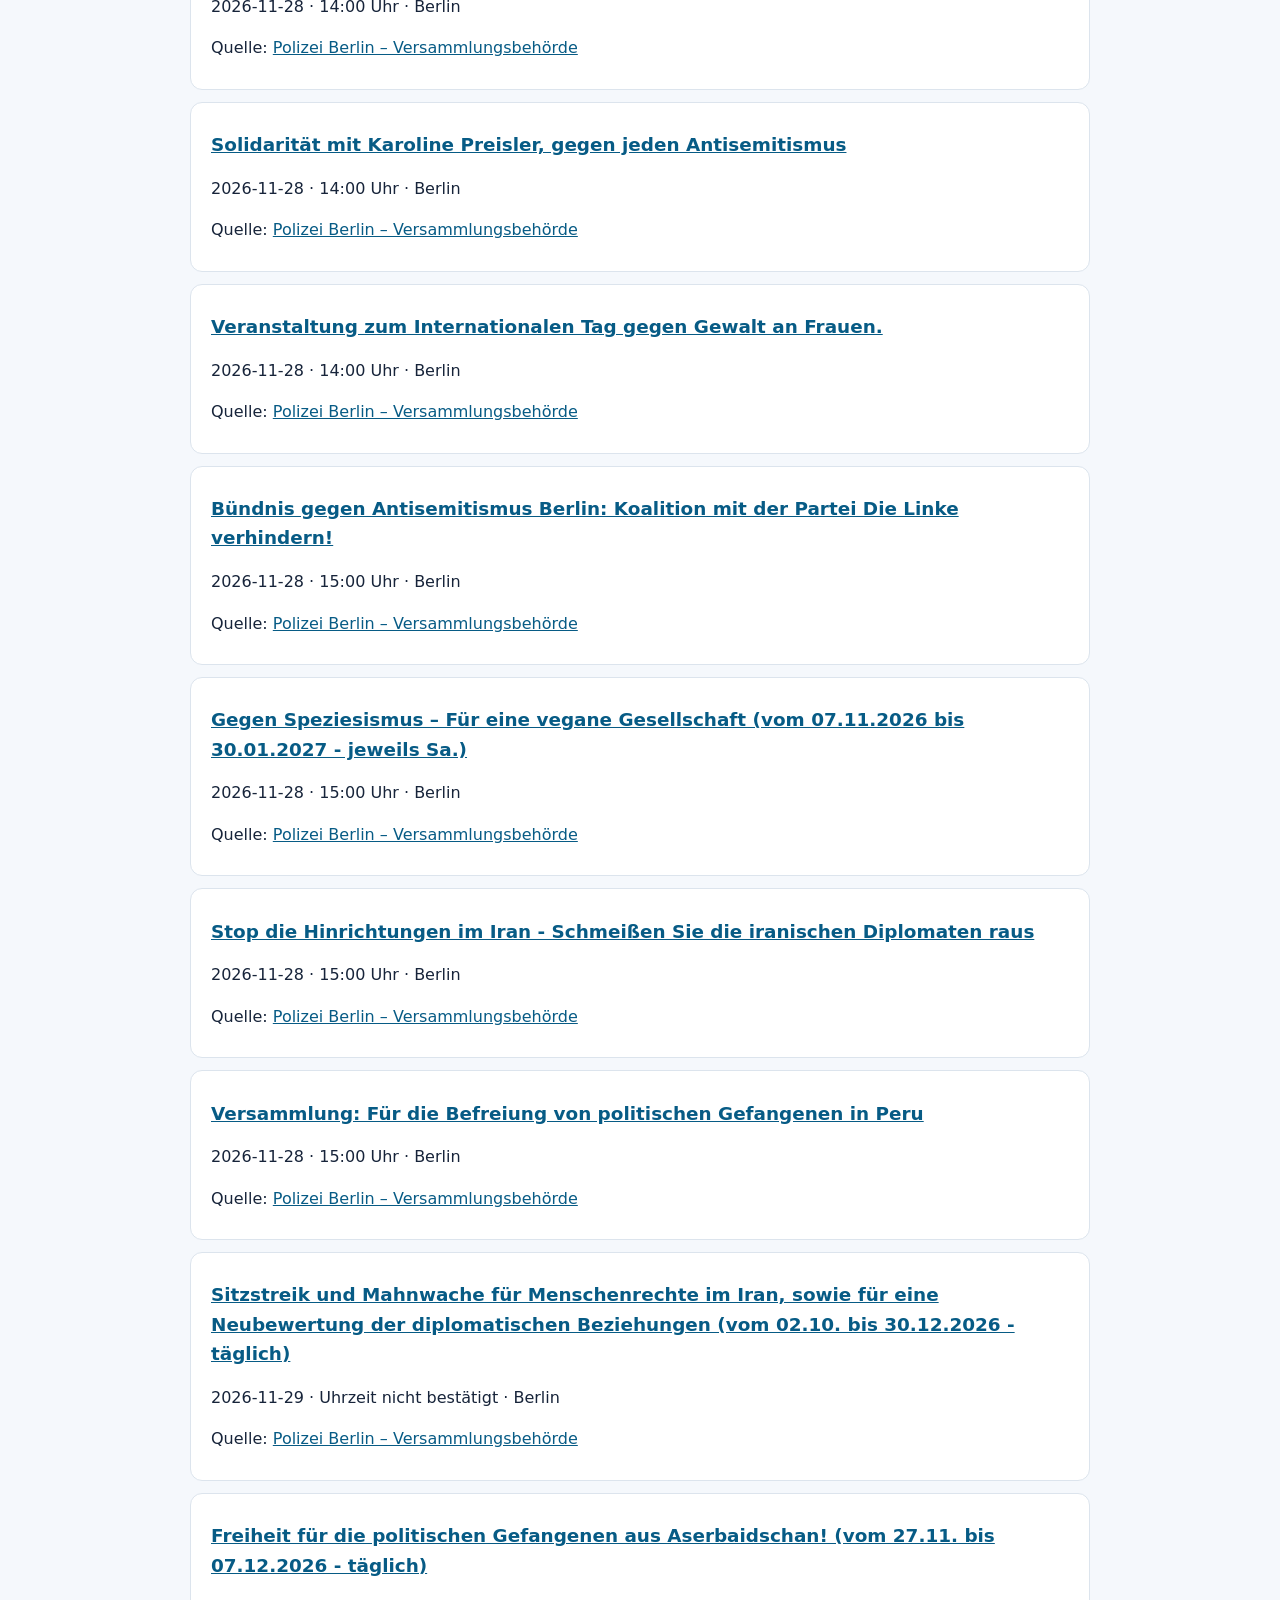
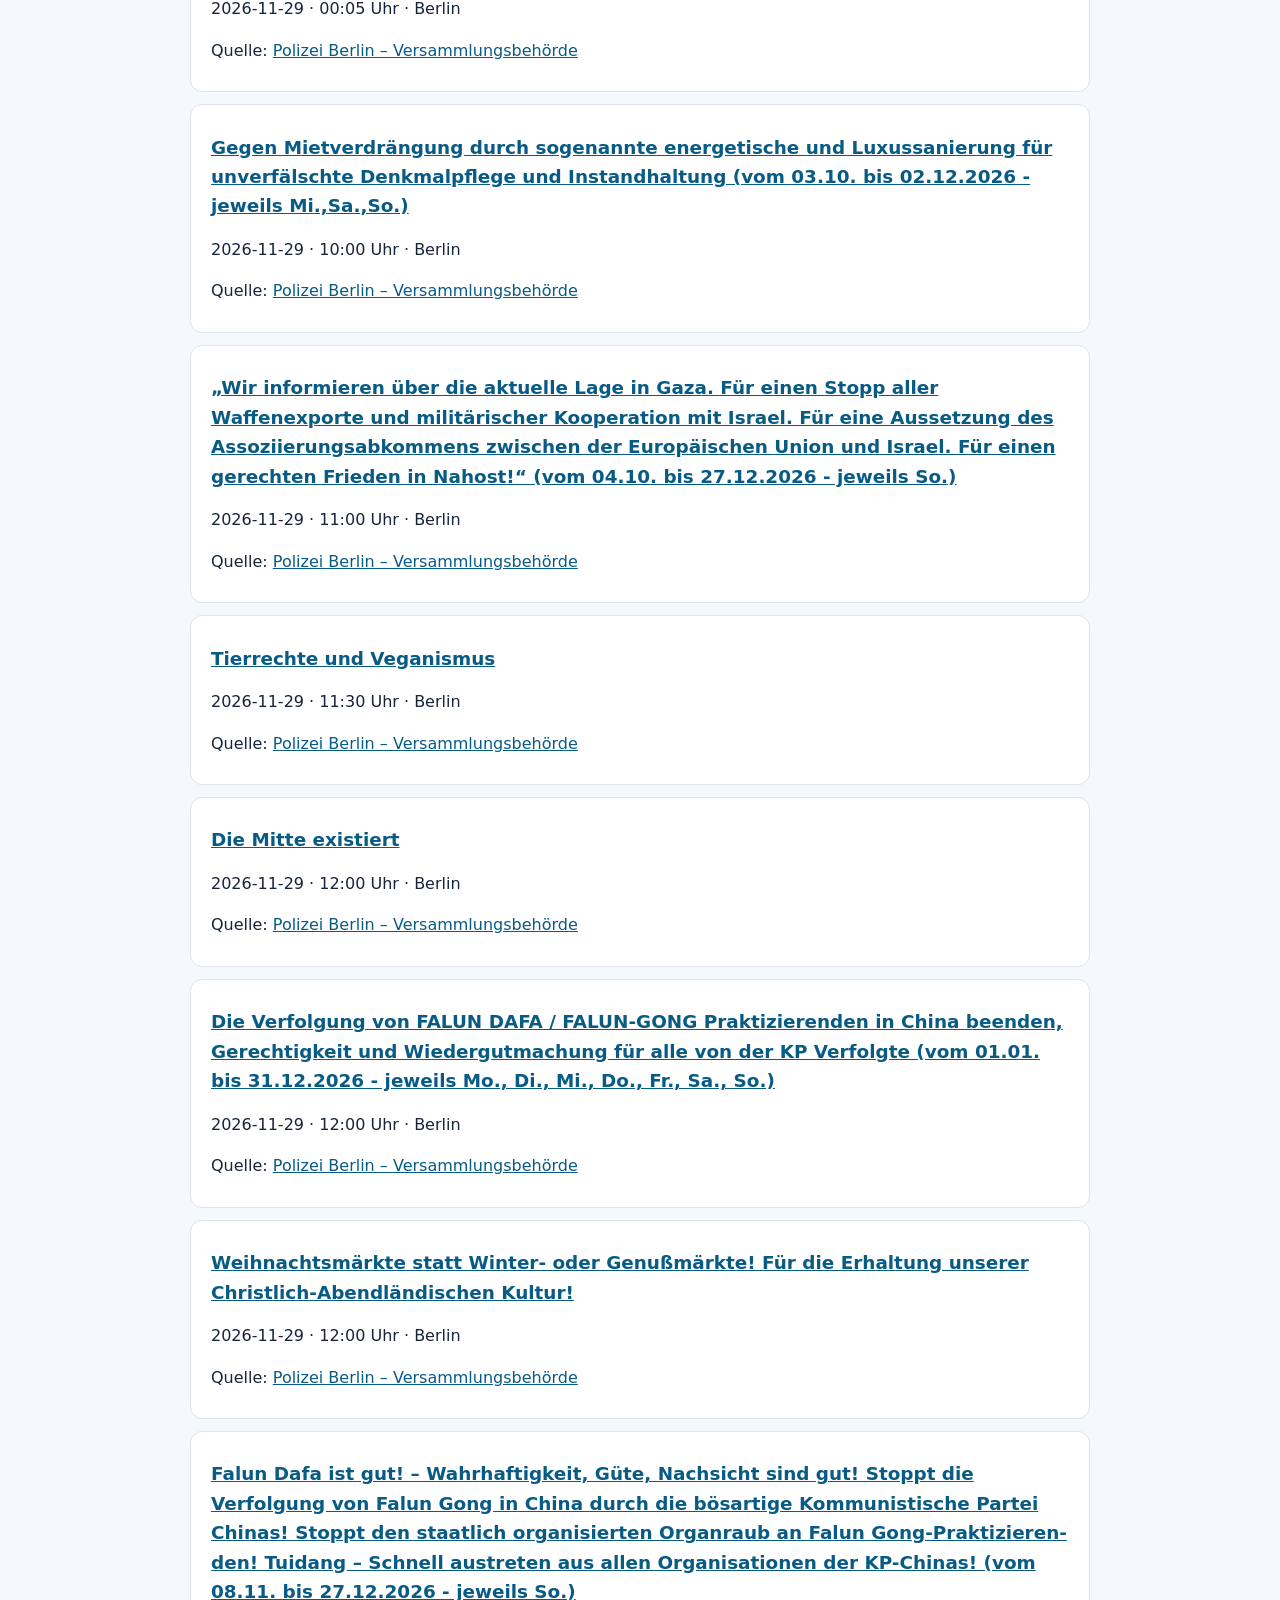
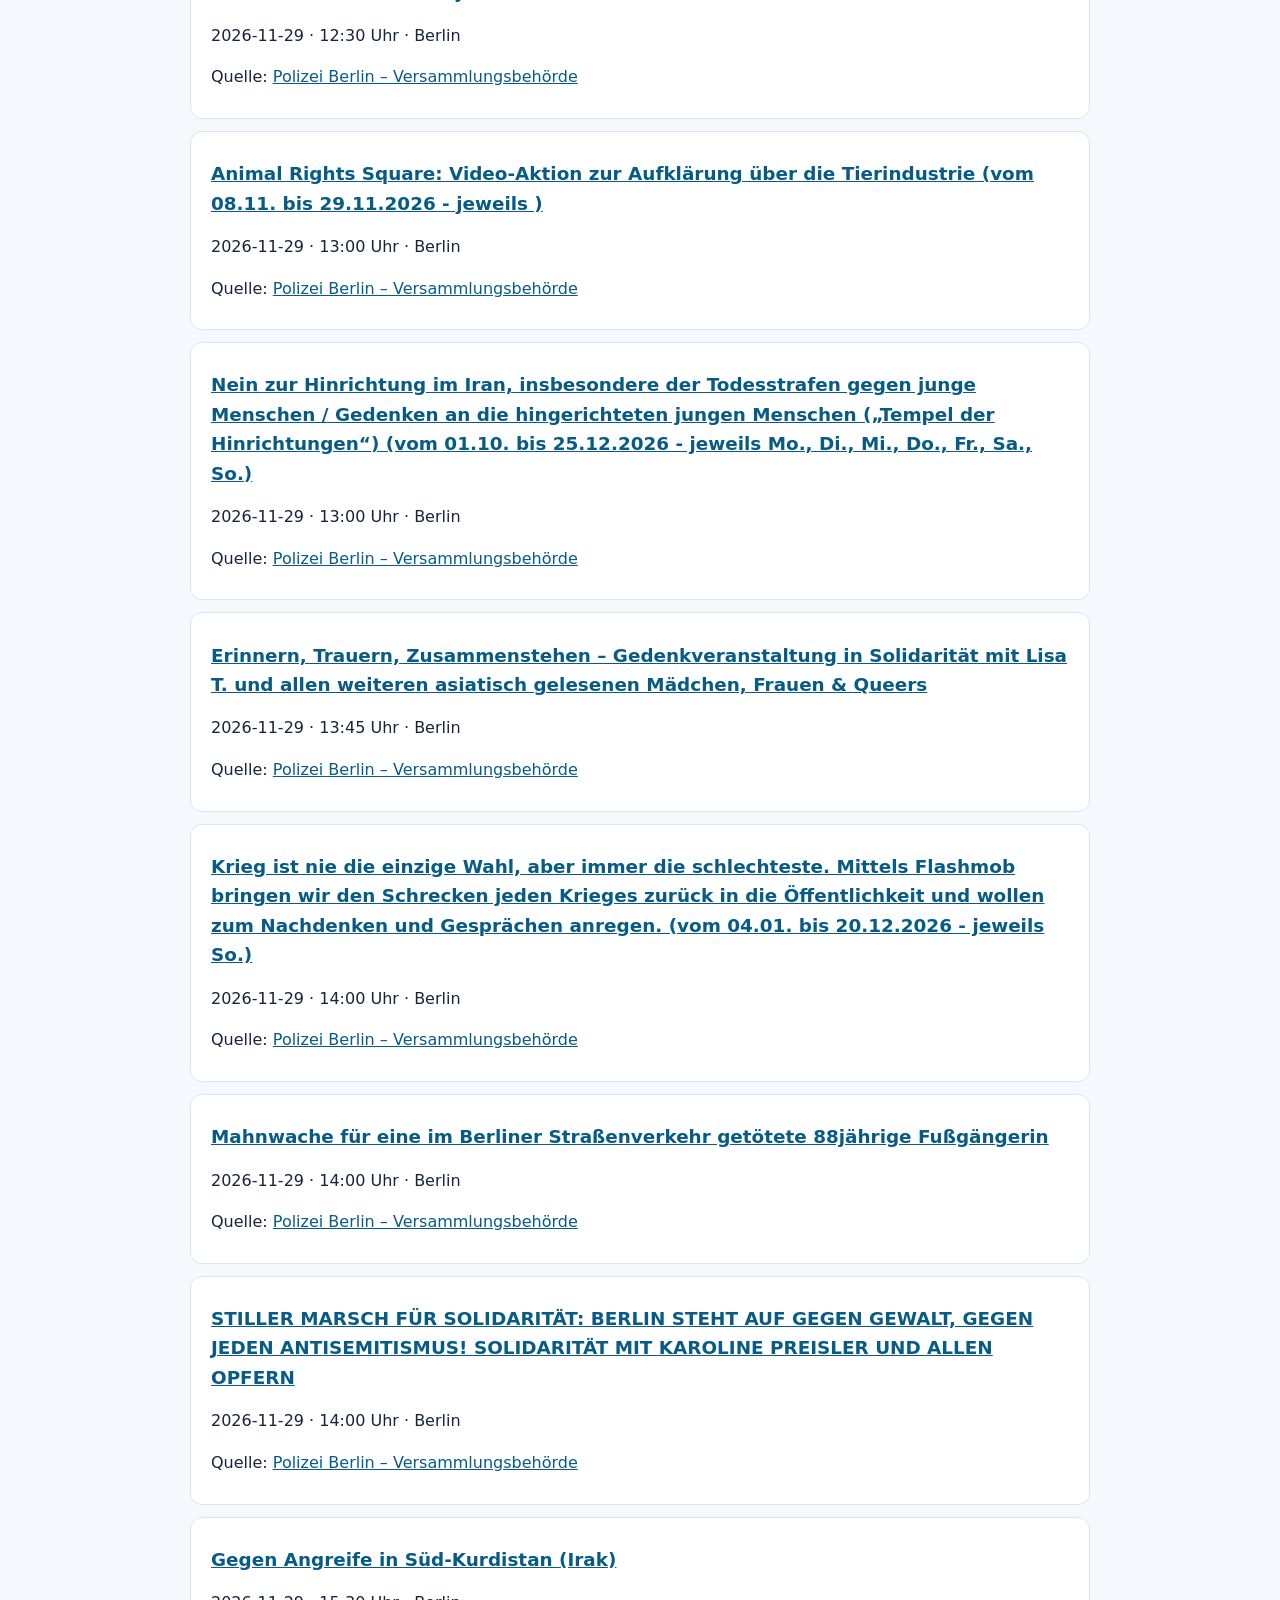
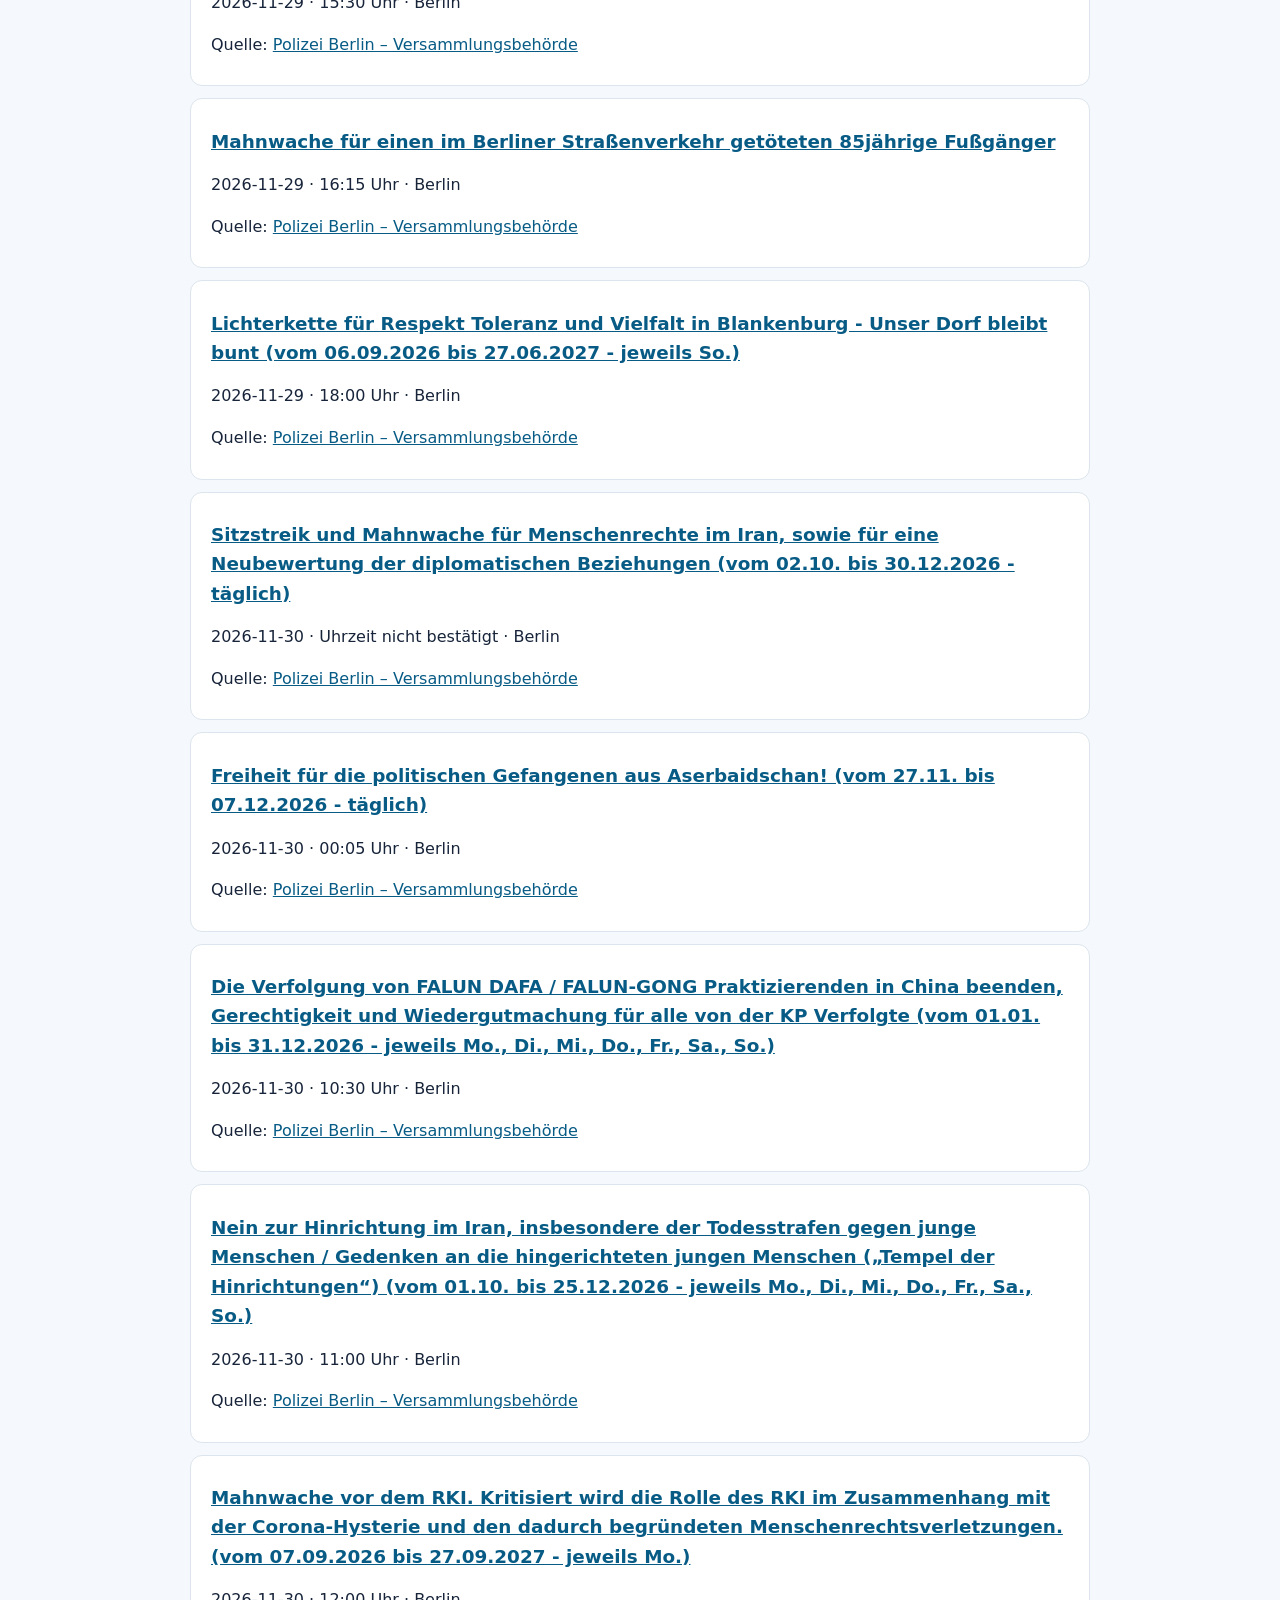
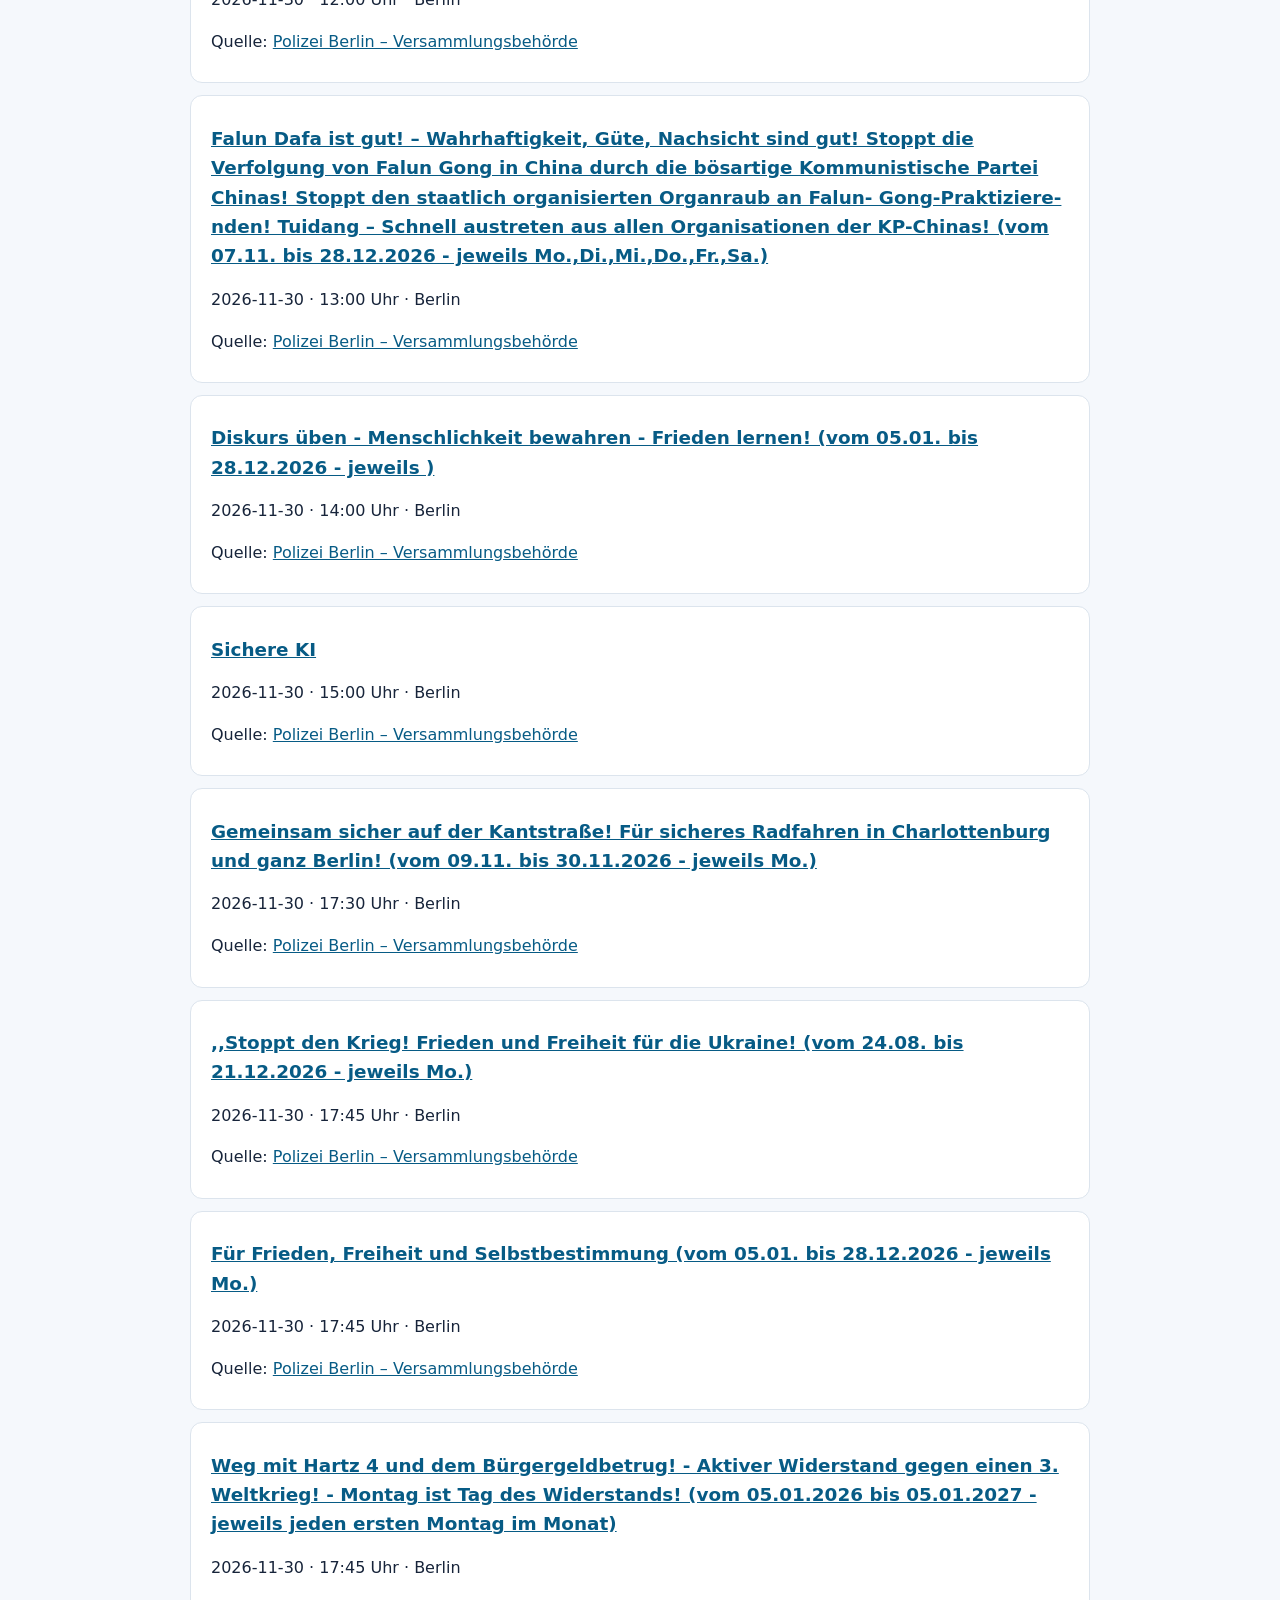
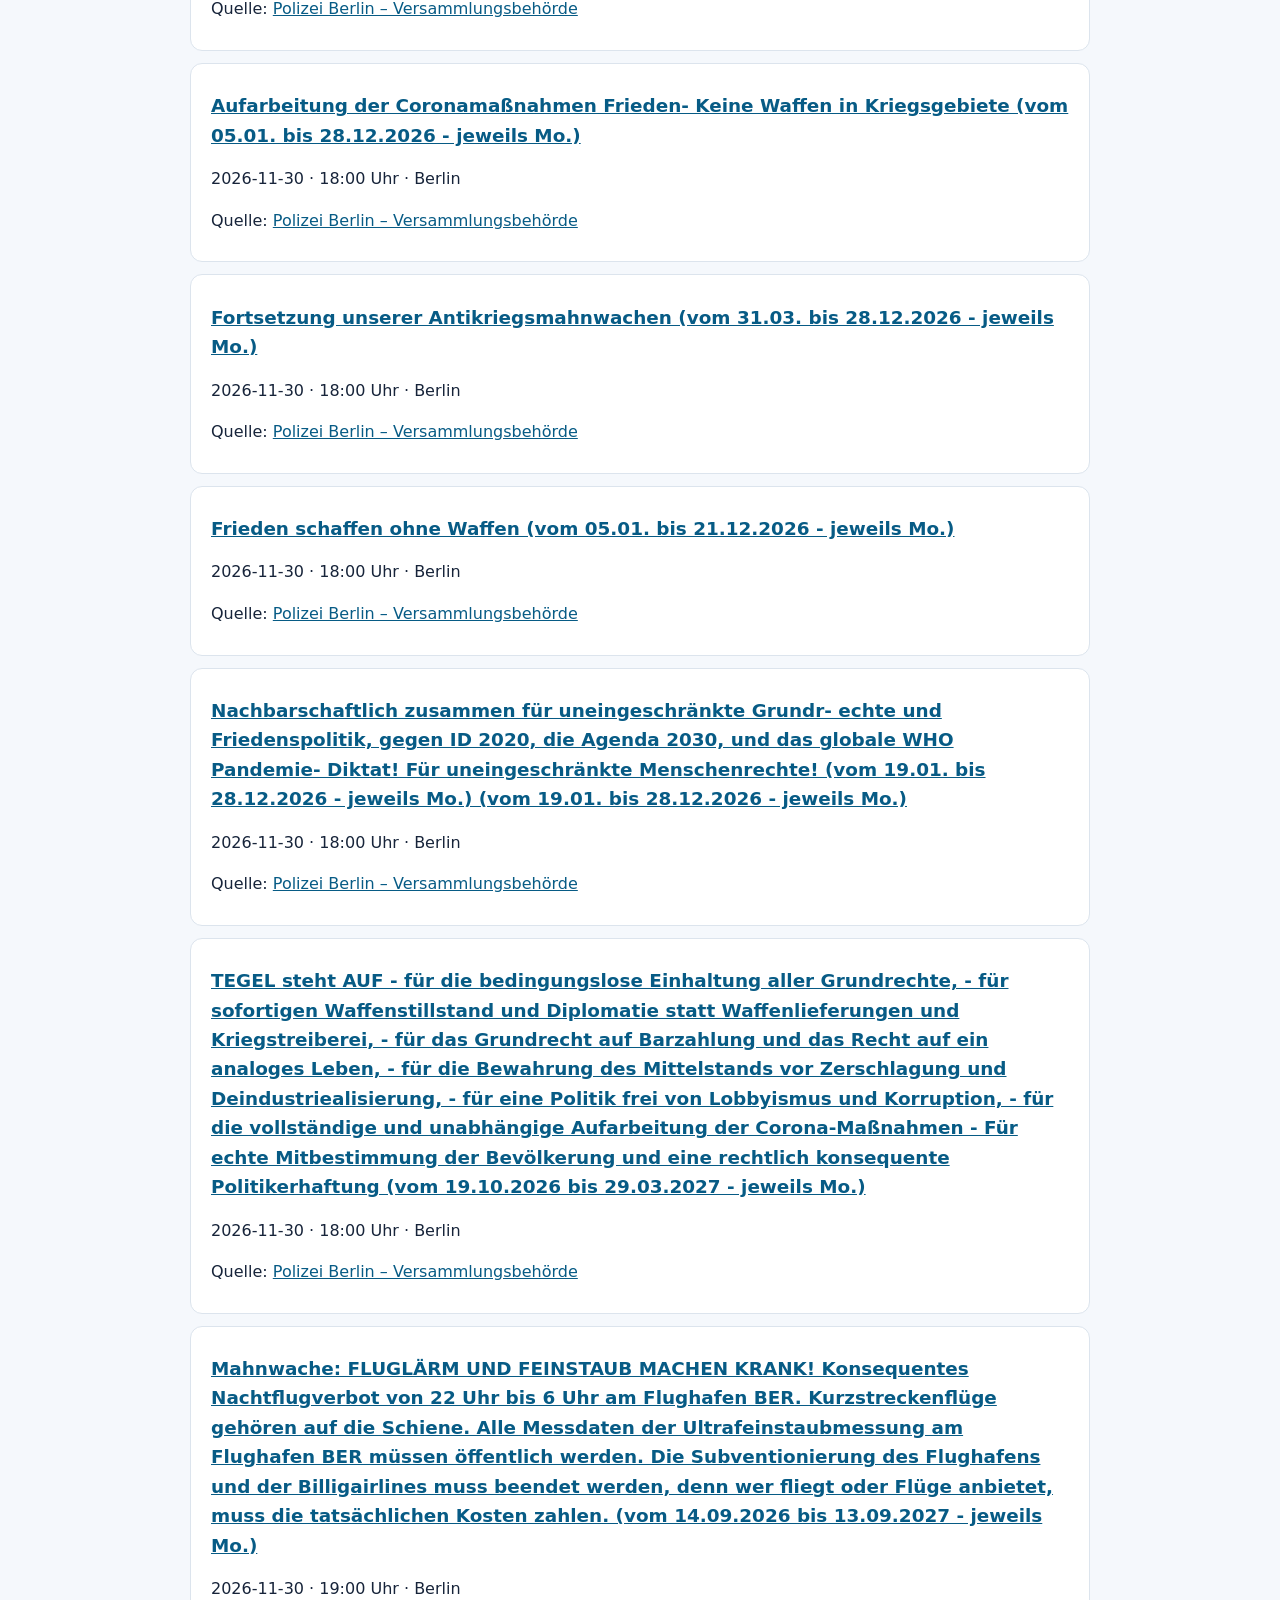
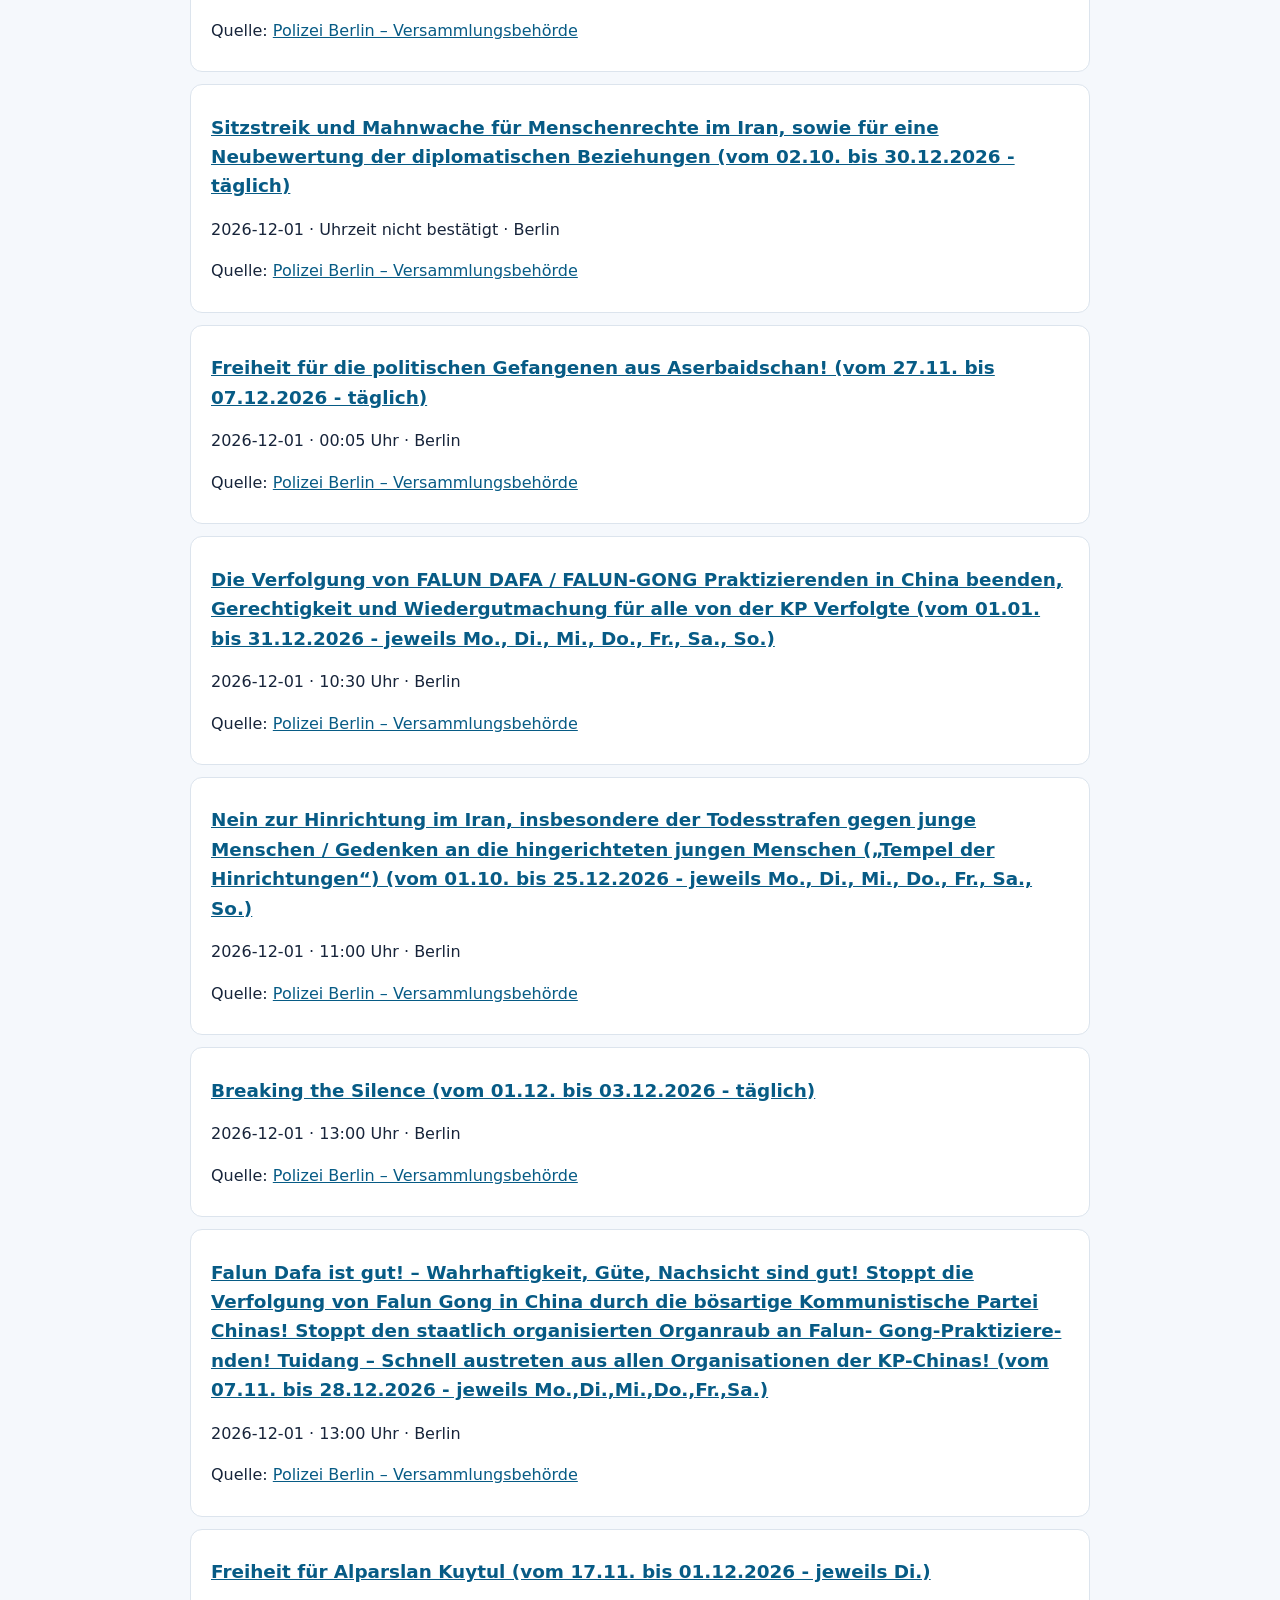
<file: berlin/index.html>
<!doctype html><html lang="de"><head><meta charset="utf-8"><meta name="viewport" content="width=device-width,initial-scale=1"><title>Demonstrationen in Berlin – kommende Termine | DemoRadar</title><meta name="description" content="Kommende Demonstrationen in Berlin: Termine, bekannte Uhrzeiten und Originalquellen. Unvollständige Quellenabdeckung; Angaben bitte prüfen."><meta name="robots" content="index,follow"><link rel="canonical" href="https://demoradar.pages.dev/berlin/"><style>body{font:16px/1.6 system-ui,sans-serif;max-width:900px;margin:auto;padding:24px;color:#17243a;background:#f5f8fc}nav{display:flex;gap:20px;flex-wrap:wrap}a{color:#075b85}li{background:white;border:1px solid #dce4ed;border-radius:12px;padding:12px 20px;margin:12px 0}ul{padding:0;list-style:none}h2{font-size:1.15rem}aside{background:#fff5d8;padding:16px;border-radius:10px}a:focus-visible{outline:3px solid #d38b00}</style></head><body><nav><a href="/">DemoRadar – alle Städte</a><a href="/heute/">Heute</a><a href="/sources/">Quellen und Abdeckung</a></nav><main><h1>Demonstrationen in Berlin</h1><p>Stand der Übersicht: 2026-11-28 (Europe/Berlin). 1186 unterschiedliche kommende Quelleneinträge.</p><aside>Die Übersicht enthält nur bereits erfasste Quellenmeldungen und ist nicht vollständig. Ein fehlender Termin bedeutet nicht, dass keine Demonstration stattfindet. Termine können sich ändern oder abgesagt werden. Ein Eintrag bestätigt keinen LIVE-Status. Bitte Originalquellen prüfen.</aside><ul><li><h2><a href="/?event=berlin-74#eventDetail">Sitzstreik und Mahnwache für Menschenrechte im Iran, sowie für eine Neubewertung der diplomatischen Beziehungen (vom 02.10. bis 30.12.2026 - täglich)</a></h2><p>2026-11-28 · Uhrzeit nicht bestätigt · Berlin</p><p>Quelle: <a href="https://www.berlin.de/polizei/service/versammlungsbehoerde/versammlungen-aufzuege/" rel="noopener noreferrer">Polizei Berlin – Versammlungsbehörde</a></p></li>
<li><h2><a href="/?event=berlin-77#eventDetail">Freiheit für die politischen Gefangenen aus Aserbaidschan! (vom 27.11. bis 07.12.2026 - täglich)</a></h2><p>2026-11-28 · 00:05 Uhr · Berlin</p><p>Quelle: <a href="https://www.berlin.de/polizei/service/versammlungsbehoerde/versammlungen-aufzuege/" rel="noopener noreferrer">Polizei Berlin – Versammlungsbehörde</a></p></li>
<li><h2><a href="/?event=berlin-83#eventDetail">Gegen Mietverdrängung durch sogenannte energetische und Luxussanierung für unverfälschte Denkmalpflege und Instandhaltung (vom 03.10. bis 02.12.2026 - jeweils Mi.,Sa.,So.)</a></h2><p>2026-11-28 · 10:00 Uhr · Berlin</p><p>Quelle: <a href="https://www.berlin.de/polizei/service/versammlungsbehoerde/versammlungen-aufzuege/" rel="noopener noreferrer">Polizei Berlin – Versammlungsbehörde</a></p></li>
<li><h2><a href="/?event=berlin-80#eventDetail">Menschenrechtslage im Iran – Protest gegen Hinrichtungen im Iran</a></h2><p>2026-11-28 · 10:00 Uhr · Berlin</p><p>Quelle: <a href="https://www.berlin.de/polizei/service/versammlungsbehoerde/versammlungen-aufzuege/" rel="noopener noreferrer">Polizei Berlin – Versammlungsbehörde</a></p></li>
<li><h2><a href="/?event=berlin-86#eventDetail">1.000.000 Stimmen für den Frieden! Deutschland soll Diplomatie- und Friedensland Nr. 1 werden</a></h2><p>2026-11-28 · 11:00 Uhr · Berlin</p><p>Quelle: <a href="https://www.berlin.de/polizei/service/versammlungsbehoerde/versammlungen-aufzuege/" rel="noopener noreferrer">Polizei Berlin – Versammlungsbehörde</a></p></li>
<li><h2><a href="/?event=berlin-89#eventDetail">Nein zur Hinrichtung im Iran, insbesondere der Todesstrafen gegen junge Menschen / Gedenken an die hingerichteten jungen Menschen („Tempel der Hinrichtungen“) (vom 01.10. bis 25.12.2026 - jeweils Mo., Di., Mi., Do., Fr., Sa., So.)</a></h2><p>2026-11-28 · 11:00 Uhr · Berlin</p><p>Quelle: <a href="https://www.berlin.de/polizei/service/versammlungsbehoerde/versammlungen-aufzuege/" rel="noopener noreferrer">Polizei Berlin – Versammlungsbehörde</a></p></li>
<li><h2><a href="/?event=berlin-104#eventDetail">Aufklärung über Tierausbeutung und ethischen Veganismus als Konsequenz (vom 07.11. bis 28.11.2026 - jeweils Sa.)</a></h2><p>2026-11-28 · 12:00 Uhr · Berlin</p><p>Quelle: <a href="https://www.berlin.de/polizei/service/versammlungsbehoerde/versammlungen-aufzuege/" rel="noopener noreferrer">Polizei Berlin – Versammlungsbehörde</a></p></li>
<li><h2><a href="/?event=berlin-92#eventDetail">Die Verfolgung von FALUN DAFA / FALUN-GONG Praktizierenden in China beenden, Gerechtigkeit und Wiedergutmachung für alle von der KP Verfolgte (vom 01.01. bis 31.12.2026 - jeweils Mo., Di., Mi., Do., Fr., Sa., So.)</a></h2><p>2026-11-28 · 12:00 Uhr · Berlin</p><p>Quelle: <a href="https://www.berlin.de/polizei/service/versammlungsbehoerde/versammlungen-aufzuege/" rel="noopener noreferrer">Polizei Berlin – Versammlungsbehörde</a></p></li>
<li><h2><a href="/?event=berlin-95#eventDetail">Ohne JESUS kein Frieden (vom 10.01.2026 bis 31.12.2027 - jeweils Sa.)</a></h2><p>2026-11-28 · 12:00 Uhr · Berlin</p><p>Quelle: <a href="https://www.berlin.de/polizei/service/versammlungsbehoerde/versammlungen-aufzuege/" rel="noopener noreferrer">Polizei Berlin – Versammlungsbehörde</a></p></li>
<li><h2><a href="/?event=berlin-98#eventDetail">Ohne JESUS kein Frieden (vom 17.01. bis 31.12.2026 - jeweils Sa.)</a></h2><p>2026-11-28 · 12:00 Uhr · Berlin</p><p>Quelle: <a href="https://www.berlin.de/polizei/service/versammlungsbehoerde/versammlungen-aufzuege/" rel="noopener noreferrer">Polizei Berlin – Versammlungsbehörde</a></p></li>
<li><h2><a href="/?event=berlin-101#eventDetail">Ohne JESUS kein Frieden (vom 24.01. bis 31.12.2026 - jeweils Sa.)</a></h2><p>2026-11-28 · 12:00 Uhr · Berlin</p><p>Quelle: <a href="https://www.berlin.de/polizei/service/versammlungsbehoerde/versammlungen-aufzuege/" rel="noopener noreferrer">Polizei Berlin – Versammlungsbehörde</a></p></li>
<li><h2><a href="/?event=berlin-107#eventDetail">Stoppt den Genozid in Palästina Der Genozid in Palästina dauert an. Mit deutscher Mitschuld. Die Bedingungen vor Ort werden immer katastrophaler. Deutschland muss nach internationalem Recht alles tun, um einen möglichen Völkermord zu verhindern, doch unterstützt stattdessen einen offensichtlichen und gut dokumentierten Völkermord finanziell, politisch und medial. Deutschland muss sich an das Völkerrecht halten und die universelle Menschrechte achten. Wir fordern ein sofortiges Ende der Waffenlieferungen an Israel, ein Aussetzen des Assoziierungsabkommen mit Israel und ein Ende der medialen und politischen Legitimierung der Verbrechen.</a></h2><p>2026-11-28 · 12:00 Uhr · Berlin</p><p>Quelle: <a href="https://www.berlin.de/polizei/service/versammlungsbehoerde/versammlungen-aufzuege/" rel="noopener noreferrer">Polizei Berlin – Versammlungsbehörde</a></p></li>
<li><h2><a href="/?event=berlin-110#eventDetail">Falun Dafa ist gut! – Wahrhaftigkeit, Güte, Nachsicht sind gut! Stoppt die Verfolgung von Falun Gong in China durch die bösartige Kommunistische Partei Chinas! Stoppt den staatlich organisierten Organraub an Falun Gong-Praktizieren- den in China! Tuidang – Schnell austreten aus allen Organisationen der KP-Chinas!</a></h2><p>2026-11-28 · 12:30 Uhr · Berlin</p><p>Quelle: <a href="https://www.berlin.de/polizei/service/versammlungsbehoerde/versammlungen-aufzuege/" rel="noopener noreferrer">Polizei Berlin – Versammlungsbehörde</a></p></li>
<li><h2><a href="/?event=berlin-113#eventDetail">Alleinerziehende</a></h2><p>2026-11-28 · 13:00 Uhr · Berlin</p><p>Quelle: <a href="https://www.berlin.de/polizei/service/versammlungsbehoerde/versammlungen-aufzuege/" rel="noopener noreferrer">Polizei Berlin – Versammlungsbehörde</a></p></li>
<li><h2><a href="/?event=berlin-122#eventDetail">Animal Rights Square: Video-Aktion zur Aufklärung über die Tierindustrie</a></h2><p>2026-11-28 · 13:00 Uhr · Berlin</p><p>Quelle: <a href="https://www.berlin.de/polizei/service/versammlungsbehoerde/versammlungen-aufzuege/" rel="noopener noreferrer">Polizei Berlin – Versammlungsbehörde</a></p></li>
<li><h2><a href="/?event=berlin-119#eventDetail">Falun Dafa ist gut! – Wahrhaftigkeit, Güte, Nachsicht sind gut! Stoppt die Verfolgung von Falun Gong in China durch die bösartige Kommunistische Partei Chinas! Stoppt den staatlich organisierten Organraub an Falun- Gong-Praktiziere- nden! Tuidang – Schnell austreten aus allen Organisationen der KP-Chinas! (vom 07.11. bis 28.12.2026 - jeweils Mo.,Di.,Mi.,Do.,Fr.,Sa.)</a></h2><p>2026-11-28 · 13:00 Uhr · Berlin</p><p>Quelle: <a href="https://www.berlin.de/polizei/service/versammlungsbehoerde/versammlungen-aufzuege/" rel="noopener noreferrer">Polizei Berlin – Versammlungsbehörde</a></p></li>
<li><h2><a href="/?event=berlin-116#eventDetail">Mahnwache für den Frieden (vom 10.01. bis 26.12.2026 - jeweils Sa.)</a></h2><p>2026-11-28 · 13:00 Uhr · Berlin</p><p>Quelle: <a href="https://www.berlin.de/polizei/service/versammlungsbehoerde/versammlungen-aufzuege/" rel="noopener noreferrer">Polizei Berlin – Versammlungsbehörde</a></p></li>
<li><h2><a href="/?event=berlin-125#eventDetail">„Musikalische Versammlung für Frieden, Verständigung und gesellschaftlichen Zusammenhalt – gemeinsames Singen als Ausdruck für Gewaltfreiheit, Dialogbereitschaft und ein respektvolles Miteinander.“ (vom 25.04. bis 31.12.2026 - jeweils Sa.)</a></h2><p>2026-11-28 · 14:00 Uhr · Berlin</p><p>Quelle: <a href="https://www.berlin.de/polizei/service/versammlungsbehoerde/versammlungen-aufzuege/" rel="noopener noreferrer">Polizei Berlin – Versammlungsbehörde</a></p></li>
<li><h2><a href="/?event=berlin-128#eventDetail">Frieden Freiheit Souveränität (vom 07.11. bis 28.11.2026 - jeweils Sa.)</a></h2><p>2026-11-28 · 14:00 Uhr · Berlin</p><p>Quelle: <a href="https://www.berlin.de/polizei/service/versammlungsbehoerde/versammlungen-aufzuege/" rel="noopener noreferrer">Polizei Berlin – Versammlungsbehörde</a></p></li>
<li><h2><a href="/?event=berlin-134#eventDetail">Internationale Solidarität Tag mit den palästinensischen Volkes. - Stoppt den Krieg - Besatzer raus aus Palästina - Keine Waffenlieferungen an Israel</a></h2><p>2026-11-28 · 14:00 Uhr · Berlin</p><p>Quelle: <a href="https://www.berlin.de/polizei/service/versammlungsbehoerde/versammlungen-aufzuege/" rel="noopener noreferrer">Polizei Berlin – Versammlungsbehörde</a></p></li>
<li><h2><a href="/?event=berlin-131#eventDetail">Solidarität mit Karoline Preisler, gegen jeden Antisemitismus</a></h2><p>2026-11-28 · 14:00 Uhr · Berlin</p><p>Quelle: <a href="https://www.berlin.de/polizei/service/versammlungsbehoerde/versammlungen-aufzuege/" rel="noopener noreferrer">Polizei Berlin – Versammlungsbehörde</a></p></li>
<li><h2><a href="/?event=berlin-137#eventDetail">Veranstaltung zum Internationalen Tag gegen Gewalt an Frauen.</a></h2><p>2026-11-28 · 14:00 Uhr · Berlin</p><p>Quelle: <a href="https://www.berlin.de/polizei/service/versammlungsbehoerde/versammlungen-aufzuege/" rel="noopener noreferrer">Polizei Berlin – Versammlungsbehörde</a></p></li>
<li><h2><a href="/?event=berlin-140#eventDetail">Bündnis gegen Antisemitismus Berlin: Koalition mit der Partei Die Linke verhindern!</a></h2><p>2026-11-28 · 15:00 Uhr · Berlin</p><p>Quelle: <a href="https://www.berlin.de/polizei/service/versammlungsbehoerde/versammlungen-aufzuege/" rel="noopener noreferrer">Polizei Berlin – Versammlungsbehörde</a></p></li>
<li><h2><a href="/?event=berlin-146#eventDetail">Gegen Speziesismus – Für eine vegane Gesellschaft (vom 07.11.2026 bis 30.01.2027 - jeweils Sa.)</a></h2><p>2026-11-28 · 15:00 Uhr · Berlin</p><p>Quelle: <a href="https://www.berlin.de/polizei/service/versammlungsbehoerde/versammlungen-aufzuege/" rel="noopener noreferrer">Polizei Berlin – Versammlungsbehörde</a></p></li>
<li><h2><a href="/?event=berlin-149#eventDetail">Stop die Hinrichtungen im Iran - Schmeißen Sie die iranischen Diplomaten raus</a></h2><p>2026-11-28 · 15:00 Uhr · Berlin</p><p>Quelle: <a href="https://www.berlin.de/polizei/service/versammlungsbehoerde/versammlungen-aufzuege/" rel="noopener noreferrer">Polizei Berlin – Versammlungsbehörde</a></p></li>
<li><h2><a href="/?event=berlin-143#eventDetail">Versammlung: Für die Befreiung von politischen Gefangenen in Peru</a></h2><p>2026-11-28 · 15:00 Uhr · Berlin</p><p>Quelle: <a href="https://www.berlin.de/polizei/service/versammlungsbehoerde/versammlungen-aufzuege/" rel="noopener noreferrer">Polizei Berlin – Versammlungsbehörde</a></p></li>
<li><h2><a href="/?event=berlin-152#eventDetail">Sitzstreik und Mahnwache für Menschenrechte im Iran, sowie für eine Neubewertung der diplomatischen Beziehungen (vom 02.10. bis 30.12.2026 - täglich)</a></h2><p>2026-11-29 · Uhrzeit nicht bestätigt · Berlin</p><p>Quelle: <a href="https://www.berlin.de/polizei/service/versammlungsbehoerde/versammlungen-aufzuege/" rel="noopener noreferrer">Polizei Berlin – Versammlungsbehörde</a></p></li>
<li><h2><a href="/?event=berlin-155#eventDetail">Freiheit für die politischen Gefangenen aus Aserbaidschan! (vom 27.11. bis 07.12.2026 - täglich)</a></h2><p>2026-11-29 · 00:05 Uhr · Berlin</p><p>Quelle: <a href="https://www.berlin.de/polizei/service/versammlungsbehoerde/versammlungen-aufzuege/" rel="noopener noreferrer">Polizei Berlin – Versammlungsbehörde</a></p></li>
<li><h2><a href="/?event=berlin-158#eventDetail">Gegen Mietverdrängung durch sogenannte energetische und Luxussanierung für unverfälschte Denkmalpflege und Instandhaltung (vom 03.10. bis 02.12.2026 - jeweils Mi.,Sa.,So.)</a></h2><p>2026-11-29 · 10:00 Uhr · Berlin</p><p>Quelle: <a href="https://www.berlin.de/polizei/service/versammlungsbehoerde/versammlungen-aufzuege/" rel="noopener noreferrer">Polizei Berlin – Versammlungsbehörde</a></p></li>
<li><h2><a href="/?event=berlin-161#eventDetail">„Wir informieren über die aktuelle Lage in Gaza. Für einen Stopp aller Waffenexporte und militärischer Kooperation mit Israel. Für eine Aussetzung des Assoziierungsabkommens zwischen der Europäischen Union und Israel. Für einen gerechten Frieden in Nahost!“ (vom 04.10. bis 27.12.2026 - jeweils So.)</a></h2><p>2026-11-29 · 11:00 Uhr · Berlin</p><p>Quelle: <a href="https://www.berlin.de/polizei/service/versammlungsbehoerde/versammlungen-aufzuege/" rel="noopener noreferrer">Polizei Berlin – Versammlungsbehörde</a></p></li>
<li><h2><a href="/?event=berlin-164#eventDetail">Tierrechte und Veganismus</a></h2><p>2026-11-29 · 11:30 Uhr · Berlin</p><p>Quelle: <a href="https://www.berlin.de/polizei/service/versammlungsbehoerde/versammlungen-aufzuege/" rel="noopener noreferrer">Polizei Berlin – Versammlungsbehörde</a></p></li>
<li><h2><a href="/?event=berlin-167#eventDetail">Die Mitte existiert</a></h2><p>2026-11-29 · 12:00 Uhr · Berlin</p><p>Quelle: <a href="https://www.berlin.de/polizei/service/versammlungsbehoerde/versammlungen-aufzuege/" rel="noopener noreferrer">Polizei Berlin – Versammlungsbehörde</a></p></li>
<li><h2><a href="/?event=berlin-173#eventDetail">Die Verfolgung von FALUN DAFA / FALUN-GONG Praktizierenden in China beenden, Gerechtigkeit und Wiedergutmachung für alle von der KP Verfolgte (vom 01.01. bis 31.12.2026 - jeweils Mo., Di., Mi., Do., Fr., Sa., So.)</a></h2><p>2026-11-29 · 12:00 Uhr · Berlin</p><p>Quelle: <a href="https://www.berlin.de/polizei/service/versammlungsbehoerde/versammlungen-aufzuege/" rel="noopener noreferrer">Polizei Berlin – Versammlungsbehörde</a></p></li>
<li><h2><a href="/?event=berlin-170#eventDetail">Weihnachtsmärkte statt Winter- oder Genußmärkte! Für die Erhaltung unserer Christlich-Abendländischen Kultur!</a></h2><p>2026-11-29 · 12:00 Uhr · Berlin</p><p>Quelle: <a href="https://www.berlin.de/polizei/service/versammlungsbehoerde/versammlungen-aufzuege/" rel="noopener noreferrer">Polizei Berlin – Versammlungsbehörde</a></p></li>
<li><h2><a href="/?event=berlin-176#eventDetail">Falun Dafa ist gut! – Wahrhaftigkeit, Güte, Nachsicht sind gut! Stoppt die Verfolgung von Falun Gong in China durch die bösartige Kommunistische Partei Chinas! Stoppt den staatlich organisierten Organraub an Falun Gong-Praktizieren- den! Tuidang – Schnell austreten aus allen Organisationen der KP-Chinas! (vom 08.11. bis 27.12.2026 - jeweils So.)</a></h2><p>2026-11-29 · 12:30 Uhr · Berlin</p><p>Quelle: <a href="https://www.berlin.de/polizei/service/versammlungsbehoerde/versammlungen-aufzuege/" rel="noopener noreferrer">Polizei Berlin – Versammlungsbehörde</a></p></li>
<li><h2><a href="/?event=berlin-182#eventDetail">Animal Rights Square: Video-Aktion zur Aufklärung über die Tierindustrie (vom 08.11. bis 29.11.2026 - jeweils )</a></h2><p>2026-11-29 · 13:00 Uhr · Berlin</p><p>Quelle: <a href="https://www.berlin.de/polizei/service/versammlungsbehoerde/versammlungen-aufzuege/" rel="noopener noreferrer">Polizei Berlin – Versammlungsbehörde</a></p></li>
<li><h2><a href="/?event=berlin-179#eventDetail">Nein zur Hinrichtung im Iran, insbesondere der Todesstrafen gegen junge Menschen / Gedenken an die hingerichteten jungen Menschen („Tempel der Hinrichtungen“) (vom 01.10. bis 25.12.2026 - jeweils Mo., Di., Mi., Do., Fr., Sa., So.)</a></h2><p>2026-11-29 · 13:00 Uhr · Berlin</p><p>Quelle: <a href="https://www.berlin.de/polizei/service/versammlungsbehoerde/versammlungen-aufzuege/" rel="noopener noreferrer">Polizei Berlin – Versammlungsbehörde</a></p></li>
<li><h2><a href="/?event=berlin-185#eventDetail">Erinnern, Trauern, Zusammenstehen – Gedenkveranstaltung in Solidarität mit Lisa T. und allen weiteren asiatisch gelesenen Mädchen, Frauen &amp; Queers</a></h2><p>2026-11-29 · 13:45 Uhr · Berlin</p><p>Quelle: <a href="https://www.berlin.de/polizei/service/versammlungsbehoerde/versammlungen-aufzuege/" rel="noopener noreferrer">Polizei Berlin – Versammlungsbehörde</a></p></li>
<li><h2><a href="/?event=berlin-191#eventDetail">Krieg ist nie die einzige Wahl, aber immer die schlechteste. Mittels Flashmob bringen wir den Schrecken jeden Krieges zurück in die Öffentlichkeit und wollen zum Nachdenken und Gesprächen anregen. (vom 04.01. bis 20.12.2026 - jeweils So.)</a></h2><p>2026-11-29 · 14:00 Uhr · Berlin</p><p>Quelle: <a href="https://www.berlin.de/polizei/service/versammlungsbehoerde/versammlungen-aufzuege/" rel="noopener noreferrer">Polizei Berlin – Versammlungsbehörde</a></p></li>
<li><h2><a href="/?event=berlin-188#eventDetail">Mahnwache für eine im Berliner Straßenverkehr getötete 88jährige Fußgängerin</a></h2><p>2026-11-29 · 14:00 Uhr · Berlin</p><p>Quelle: <a href="https://www.berlin.de/polizei/service/versammlungsbehoerde/versammlungen-aufzuege/" rel="noopener noreferrer">Polizei Berlin – Versammlungsbehörde</a></p></li>
<li><h2><a href="/?event=berlin-194#eventDetail">STILLER MARSCH FÜR SOLIDARITÄT: BERLIN STEHT AUF GEGEN GEWALT, GEGEN JEDEN ANTISEMITISMUS! SOLIDARITÄT MIT KAROLINE PREISLER UND ALLEN OPFERN</a></h2><p>2026-11-29 · 14:00 Uhr · Berlin</p><p>Quelle: <a href="https://www.berlin.de/polizei/service/versammlungsbehoerde/versammlungen-aufzuege/" rel="noopener noreferrer">Polizei Berlin – Versammlungsbehörde</a></p></li>
<li><h2><a href="/?event=berlin-197#eventDetail">Gegen Angreife in Süd-Kurdistan (Irak)</a></h2><p>2026-11-29 · 15:30 Uhr · Berlin</p><p>Quelle: <a href="https://www.berlin.de/polizei/service/versammlungsbehoerde/versammlungen-aufzuege/" rel="noopener noreferrer">Polizei Berlin – Versammlungsbehörde</a></p></li>
<li><h2><a href="/?event=berlin-200#eventDetail">Mahnwache für einen im Berliner Straßenverkehr getöteten 85jährige Fußgänger</a></h2><p>2026-11-29 · 16:15 Uhr · Berlin</p><p>Quelle: <a href="https://www.berlin.de/polizei/service/versammlungsbehoerde/versammlungen-aufzuege/" rel="noopener noreferrer">Polizei Berlin – Versammlungsbehörde</a></p></li>
<li><h2><a href="/?event=berlin-203#eventDetail">Lichterkette für Respekt Toleranz und Vielfalt in Blankenburg - Unser Dorf bleibt bunt (vom 06.09.2026 bis 27.06.2027 - jeweils So.)</a></h2><p>2026-11-29 · 18:00 Uhr · Berlin</p><p>Quelle: <a href="https://www.berlin.de/polizei/service/versammlungsbehoerde/versammlungen-aufzuege/" rel="noopener noreferrer">Polizei Berlin – Versammlungsbehörde</a></p></li>
<li><h2><a href="/?event=berlin-206#eventDetail">Sitzstreik und Mahnwache für Menschenrechte im Iran, sowie für eine Neubewertung der diplomatischen Beziehungen (vom 02.10. bis 30.12.2026 - täglich)</a></h2><p>2026-11-30 · Uhrzeit nicht bestätigt · Berlin</p><p>Quelle: <a href="https://www.berlin.de/polizei/service/versammlungsbehoerde/versammlungen-aufzuege/" rel="noopener noreferrer">Polizei Berlin – Versammlungsbehörde</a></p></li>
<li><h2><a href="/?event=berlin-209#eventDetail">Freiheit für die politischen Gefangenen aus Aserbaidschan! (vom 27.11. bis 07.12.2026 - täglich)</a></h2><p>2026-11-30 · 00:05 Uhr · Berlin</p><p>Quelle: <a href="https://www.berlin.de/polizei/service/versammlungsbehoerde/versammlungen-aufzuege/" rel="noopener noreferrer">Polizei Berlin – Versammlungsbehörde</a></p></li>
<li><h2><a href="/?event=berlin-212#eventDetail">Die Verfolgung von FALUN DAFA / FALUN-GONG Praktizierenden in China beenden, Gerechtigkeit und Wiedergutmachung für alle von der KP Verfolgte (vom 01.01. bis 31.12.2026 - jeweils Mo., Di., Mi., Do., Fr., Sa., So.)</a></h2><p>2026-11-30 · 10:30 Uhr · Berlin</p><p>Quelle: <a href="https://www.berlin.de/polizei/service/versammlungsbehoerde/versammlungen-aufzuege/" rel="noopener noreferrer">Polizei Berlin – Versammlungsbehörde</a></p></li>
<li><h2><a href="/?event=berlin-215#eventDetail">Nein zur Hinrichtung im Iran, insbesondere der Todesstrafen gegen junge Menschen / Gedenken an die hingerichteten jungen Menschen („Tempel der Hinrichtungen“) (vom 01.10. bis 25.12.2026 - jeweils Mo., Di., Mi., Do., Fr., Sa., So.)</a></h2><p>2026-11-30 · 11:00 Uhr · Berlin</p><p>Quelle: <a href="https://www.berlin.de/polizei/service/versammlungsbehoerde/versammlungen-aufzuege/" rel="noopener noreferrer">Polizei Berlin – Versammlungsbehörde</a></p></li>
<li><h2><a href="/?event=berlin-218#eventDetail">Mahnwache vor dem RKI. Kritisiert wird die Rolle des RKI im Zusammenhang mit der Corona-Hysterie und den dadurch begründeten Menschenrechtsverletzungen. (vom 07.09.2026 bis 27.09.2027 - jeweils Mo.)</a></h2><p>2026-11-30 · 12:00 Uhr · Berlin</p><p>Quelle: <a href="https://www.berlin.de/polizei/service/versammlungsbehoerde/versammlungen-aufzuege/" rel="noopener noreferrer">Polizei Berlin – Versammlungsbehörde</a></p></li>
<li><h2><a href="/?event=berlin-221#eventDetail">Falun Dafa ist gut! – Wahrhaftigkeit, Güte, Nachsicht sind gut! Stoppt die Verfolgung von Falun Gong in China durch die bösartige Kommunistische Partei Chinas! Stoppt den staatlich organisierten Organraub an Falun- Gong-Praktiziere- nden! Tuidang – Schnell austreten aus allen Organisationen der KP-Chinas! (vom 07.11. bis 28.12.2026 - jeweils Mo.,Di.,Mi.,Do.,Fr.,Sa.)</a></h2><p>2026-11-30 · 13:00 Uhr · Berlin</p><p>Quelle: <a href="https://www.berlin.de/polizei/service/versammlungsbehoerde/versammlungen-aufzuege/" rel="noopener noreferrer">Polizei Berlin – Versammlungsbehörde</a></p></li>
<li><h2><a href="/?event=berlin-224#eventDetail">Diskurs üben - Menschlichkeit bewahren - Frieden lernen! (vom 05.01. bis 28.12.2026 - jeweils )</a></h2><p>2026-11-30 · 14:00 Uhr · Berlin</p><p>Quelle: <a href="https://www.berlin.de/polizei/service/versammlungsbehoerde/versammlungen-aufzuege/" rel="noopener noreferrer">Polizei Berlin – Versammlungsbehörde</a></p></li>
<li><h2><a href="/?event=berlin-227#eventDetail">Sichere KI</a></h2><p>2026-11-30 · 15:00 Uhr · Berlin</p><p>Quelle: <a href="https://www.berlin.de/polizei/service/versammlungsbehoerde/versammlungen-aufzuege/" rel="noopener noreferrer">Polizei Berlin – Versammlungsbehörde</a></p></li>
<li><h2><a href="/?event=berlin-230#eventDetail">Gemeinsam sicher auf der Kantstraße! Für sicheres Radfahren in Charlottenburg und ganz Berlin! (vom 09.11. bis 30.11.2026 - jeweils Mo.)</a></h2><p>2026-11-30 · 17:30 Uhr · Berlin</p><p>Quelle: <a href="https://www.berlin.de/polizei/service/versammlungsbehoerde/versammlungen-aufzuege/" rel="noopener noreferrer">Polizei Berlin – Versammlungsbehörde</a></p></li>
<li><h2><a href="/?event=berlin-233#eventDetail">,,Stoppt den Krieg! Frieden und Freiheit für die Ukraine! (vom 24.08. bis 21.12.2026 - jeweils Mo.)</a></h2><p>2026-11-30 · 17:45 Uhr · Berlin</p><p>Quelle: <a href="https://www.berlin.de/polizei/service/versammlungsbehoerde/versammlungen-aufzuege/" rel="noopener noreferrer">Polizei Berlin – Versammlungsbehörde</a></p></li>
<li><h2><a href="/?event=berlin-236#eventDetail">Für Frieden, Freiheit und Selbstbestimmung (vom 05.01. bis 28.12.2026 - jeweils Mo.)</a></h2><p>2026-11-30 · 17:45 Uhr · Berlin</p><p>Quelle: <a href="https://www.berlin.de/polizei/service/versammlungsbehoerde/versammlungen-aufzuege/" rel="noopener noreferrer">Polizei Berlin – Versammlungsbehörde</a></p></li>
<li><h2><a href="/?event=berlin-239#eventDetail">Weg mit Hartz 4 und dem Bürgergeldbetrug! - Aktiver Widerstand gegen einen 3. Weltkrieg! - Montag ist Tag des Widerstands! (vom 05.01.2026 bis 05.01.2027 - jeweils jeden ersten Montag im Monat)</a></h2><p>2026-11-30 · 17:45 Uhr · Berlin</p><p>Quelle: <a href="https://www.berlin.de/polizei/service/versammlungsbehoerde/versammlungen-aufzuege/" rel="noopener noreferrer">Polizei Berlin – Versammlungsbehörde</a></p></li>
<li><h2><a href="/?event=berlin-248#eventDetail">Aufarbeitung der Coronamaßnahmen Frieden- Keine Waffen in Kriegsgebiete (vom 05.01. bis 28.12.2026 - jeweils Mo.)</a></h2><p>2026-11-30 · 18:00 Uhr · Berlin</p><p>Quelle: <a href="https://www.berlin.de/polizei/service/versammlungsbehoerde/versammlungen-aufzuege/" rel="noopener noreferrer">Polizei Berlin – Versammlungsbehörde</a></p></li>
<li><h2><a href="/?event=berlin-245#eventDetail">Fortsetzung unserer Antikriegsmahnwachen (vom 31.03. bis 28.12.2026 - jeweils Mo.)</a></h2><p>2026-11-30 · 18:00 Uhr · Berlin</p><p>Quelle: <a href="https://www.berlin.de/polizei/service/versammlungsbehoerde/versammlungen-aufzuege/" rel="noopener noreferrer">Polizei Berlin – Versammlungsbehörde</a></p></li>
<li><h2><a href="/?event=berlin-242#eventDetail">Frieden schaffen ohne Waffen (vom 05.01. bis 21.12.2026 - jeweils Mo.)</a></h2><p>2026-11-30 · 18:00 Uhr · Berlin</p><p>Quelle: <a href="https://www.berlin.de/polizei/service/versammlungsbehoerde/versammlungen-aufzuege/" rel="noopener noreferrer">Polizei Berlin – Versammlungsbehörde</a></p></li>
<li><h2><a href="/?event=berlin-251#eventDetail">Nachbarschaftlich zusammen für uneingeschränkte Grundr- echte und Friedenspolitik, gegen ID 2020, die Agenda 2030, und das globale WHO Pandemie- Diktat! Für uneingeschränkte Menschenrechte! (vom 19.01. bis 28.12.2026 - jeweils Mo.) (vom 19.01. bis 28.12.2026 - jeweils Mo.)</a></h2><p>2026-11-30 · 18:00 Uhr · Berlin</p><p>Quelle: <a href="https://www.berlin.de/polizei/service/versammlungsbehoerde/versammlungen-aufzuege/" rel="noopener noreferrer">Polizei Berlin – Versammlungsbehörde</a></p></li>
<li><h2><a href="/?event=berlin-254#eventDetail">TEGEL steht AUF - für die bedingungslose Einhaltung aller Grundrechte, - für sofortigen Waffenstillstand und Diplomatie statt Waffenlieferungen und Kriegstreiberei, - für das Grundrecht auf Barzahlung und das Recht auf ein analoges Leben, - für die Bewahrung des Mittelstands vor Zerschlagung und Deindustriealisierung, - für eine Politik frei von Lobbyismus und Korruption, - für die vollständige und unabhängige Aufarbeitung der Corona-Maßnahmen - Für echte Mitbestimmung der Bevölkerung und eine rechtlich konsequente Politikerhaftung (vom 19.10.2026 bis 29.03.2027 - jeweils Mo.)</a></h2><p>2026-11-30 · 18:00 Uhr · Berlin</p><p>Quelle: <a href="https://www.berlin.de/polizei/service/versammlungsbehoerde/versammlungen-aufzuege/" rel="noopener noreferrer">Polizei Berlin – Versammlungsbehörde</a></p></li>
<li><h2><a href="/?event=berlin-257#eventDetail">Mahnwache: FLUGLÄRM UND FEINSTAUB MACHEN KRANK! Konsequentes Nachtflugverbot von 22 Uhr bis 6 Uhr am Flughafen BER. Kurzstreckenflüge gehören auf die Schiene. Alle Messdaten der Ultrafeinstaubmessung am Flughafen BER müssen öffentlich werden. Die Subventionierung des Flughafens und der Billigairlines muss beendet werden, denn wer fliegt oder Flüge anbietet, muss die tatsächlichen Kosten zahlen. (vom 14.09.2026 bis 13.09.2027 - jeweils Mo.)</a></h2><p>2026-11-30 · 19:00 Uhr · Berlin</p><p>Quelle: <a href="https://www.berlin.de/polizei/service/versammlungsbehoerde/versammlungen-aufzuege/" rel="noopener noreferrer">Polizei Berlin – Versammlungsbehörde</a></p></li>
<li><h2><a href="/?event=berlin-260#eventDetail">Sitzstreik und Mahnwache für Menschenrechte im Iran, sowie für eine Neubewertung der diplomatischen Beziehungen (vom 02.10. bis 30.12.2026 - täglich)</a></h2><p>2026-12-01 · Uhrzeit nicht bestätigt · Berlin</p><p>Quelle: <a href="https://www.berlin.de/polizei/service/versammlungsbehoerde/versammlungen-aufzuege/" rel="noopener noreferrer">Polizei Berlin – Versammlungsbehörde</a></p></li>
<li><h2><a href="/?event=berlin-263#eventDetail">Freiheit für die politischen Gefangenen aus Aserbaidschan! (vom 27.11. bis 07.12.2026 - täglich)</a></h2><p>2026-12-01 · 00:05 Uhr · Berlin</p><p>Quelle: <a href="https://www.berlin.de/polizei/service/versammlungsbehoerde/versammlungen-aufzuege/" rel="noopener noreferrer">Polizei Berlin – Versammlungsbehörde</a></p></li>
<li><h2><a href="/?event=berlin-266#eventDetail">Die Verfolgung von FALUN DAFA / FALUN-GONG Praktizierenden in China beenden, Gerechtigkeit und Wiedergutmachung für alle von der KP Verfolgte (vom 01.01. bis 31.12.2026 - jeweils Mo., Di., Mi., Do., Fr., Sa., So.)</a></h2><p>2026-12-01 · 10:30 Uhr · Berlin</p><p>Quelle: <a href="https://www.berlin.de/polizei/service/versammlungsbehoerde/versammlungen-aufzuege/" rel="noopener noreferrer">Polizei Berlin – Versammlungsbehörde</a></p></li>
<li><h2><a href="/?event=berlin-269#eventDetail">Nein zur Hinrichtung im Iran, insbesondere der Todesstrafen gegen junge Menschen / Gedenken an die hingerichteten jungen Menschen („Tempel der Hinrichtungen“) (vom 01.10. bis 25.12.2026 - jeweils Mo., Di., Mi., Do., Fr., Sa., So.)</a></h2><p>2026-12-01 · 11:00 Uhr · Berlin</p><p>Quelle: <a href="https://www.berlin.de/polizei/service/versammlungsbehoerde/versammlungen-aufzuege/" rel="noopener noreferrer">Polizei Berlin – Versammlungsbehörde</a></p></li>
<li><h2><a href="/?event=berlin-275#eventDetail">Breaking the Silence (vom 01.12. bis 03.12.2026 - täglich)</a></h2><p>2026-12-01 · 13:00 Uhr · Berlin</p><p>Quelle: <a href="https://www.berlin.de/polizei/service/versammlungsbehoerde/versammlungen-aufzuege/" rel="noopener noreferrer">Polizei Berlin – Versammlungsbehörde</a></p></li>
<li><h2><a href="/?event=berlin-272#eventDetail">Falun Dafa ist gut! – Wahrhaftigkeit, Güte, Nachsicht sind gut! Stoppt die Verfolgung von Falun Gong in China durch die bösartige Kommunistische Partei Chinas! Stoppt den staatlich organisierten Organraub an Falun- Gong-Praktiziere- nden! Tuidang – Schnell austreten aus allen Organisationen der KP-Chinas! (vom 07.11. bis 28.12.2026 - jeweils Mo.,Di.,Mi.,Do.,Fr.,Sa.)</a></h2><p>2026-12-01 · 13:00 Uhr · Berlin</p><p>Quelle: <a href="https://www.berlin.de/polizei/service/versammlungsbehoerde/versammlungen-aufzuege/" rel="noopener noreferrer">Polizei Berlin – Versammlungsbehörde</a></p></li>
<li><h2><a href="/?event=berlin-278#eventDetail">Freiheit für Alparslan Kuytul (vom 17.11. bis 01.12.2026 - jeweils Di.)</a></h2><p>2026-12-01 · 16:00 Uhr · Berlin</p><p>Quelle: <a href="https://www.berlin.de/polizei/service/versammlungsbehoerde/versammlungen-aufzuege/" rel="noopener noreferrer">Polizei Berlin – Versammlungsbehörde</a></p></li>
<li><h2><a href="/?event=berlin-281#eventDetail">Frieden und Völkerverständigung</a></h2><p>2026-12-01 · 16:30 Uhr · Berlin</p><p>Quelle: <a href="https://www.berlin.de/polizei/service/versammlungsbehoerde/versammlungen-aufzuege/" rel="noopener noreferrer">Polizei Berlin – Versammlungsbehörde</a></p></li>
<li><h2><a href="/?event=berlin-284#eventDetail">Menschen mit Schildern stehen wegen der aktuellen Lage, der Gesundheitsdiktatur, der Berichterstattungen der Medien, der Kriegstreiberei, der Politik, der Verfolgung Unschuldiger, der Korruption der unkontrollierten Migration und der NGO´s ... (vom 06.01. bis 29.12.2026 - jeweils Di.)</a></h2><p>2026-12-01 · 17:00 Uhr · Berlin</p><p>Quelle: <a href="https://www.berlin.de/polizei/service/versammlungsbehoerde/versammlungen-aufzuege/" rel="noopener noreferrer">Polizei Berlin – Versammlungsbehörde</a></p></li>
<li><h2><a href="/?event=berlin-287#eventDetail">Wir pfeifen auf Stuttgart 21 (vom 13.01. bis 22.12.2026 - jeweils Di.)</a></h2><p>2026-12-01 · 18:40 Uhr · Berlin</p><p>Quelle: <a href="https://www.berlin.de/polizei/service/versammlungsbehoerde/versammlungen-aufzuege/" rel="noopener noreferrer">Polizei Berlin – Versammlungsbehörde</a></p></li>
<li><h2><a href="/?event=berlin-290#eventDetail">Sitzstreik und Mahnwache für Menschenrechte im Iran, sowie für eine Neubewertung der diplomatischen Beziehungen (vom 02.10. bis 30.12.2026 - täglich)</a></h2><p>2026-12-02 · Uhrzeit nicht bestätigt · Berlin</p><p>Quelle: <a href="https://www.berlin.de/polizei/service/versammlungsbehoerde/versammlungen-aufzuege/" rel="noopener noreferrer">Polizei Berlin – Versammlungsbehörde</a></p></li>
<li><h2><a href="/?event=berlin-293#eventDetail">Freiheit für die politischen Gefangenen aus Aserbaidschan! (vom 27.11. bis 07.12.2026 - täglich)</a></h2><p>2026-12-02 · 00:05 Uhr · Berlin</p><p>Quelle: <a href="https://www.berlin.de/polizei/service/versammlungsbehoerde/versammlungen-aufzuege/" rel="noopener noreferrer">Polizei Berlin – Versammlungsbehörde</a></p></li>
<li><h2><a href="/?event=berlin-296#eventDetail">Jetzt gemeinsam Druck machen!</a></h2><p>2026-12-02 · 08:00 Uhr · Berlin</p><p>Quelle: <a href="https://www.berlin.de/polizei/service/versammlungsbehoerde/versammlungen-aufzuege/" rel="noopener noreferrer">Polizei Berlin – Versammlungsbehörde</a></p></li>
<li><h2><a href="/?event=berlin-299#eventDetail">Die Zentral- und Landesbibliothek Berlin demonstriert für ein neues, zukunftsfähiges Gebäude am Alexanderplatz.</a></h2><p>2026-12-02 · 08:30 Uhr · Berlin</p><p>Quelle: <a href="https://www.berlin.de/polizei/service/versammlungsbehoerde/versammlungen-aufzuege/" rel="noopener noreferrer">Polizei Berlin – Versammlungsbehörde</a></p></li>
<li><h2><a href="/?event=berlin-302#eventDetail">Gegen Mietverdrängung durch sogenannte energetische und Luxussanierung für unverfälschte Denkmalpflege und Instandhaltung (vom 03.10. bis 02.12.2026 - jeweils Mi.,Sa.,So.)</a></h2><p>2026-12-02 · 10:00 Uhr · Berlin</p><p>Quelle: <a href="https://www.berlin.de/polizei/service/versammlungsbehoerde/versammlungen-aufzuege/" rel="noopener noreferrer">Polizei Berlin – Versammlungsbehörde</a></p></li>
<li><h2><a href="/?event=berlin-305#eventDetail">Die Verfolgung von FALUN DAFA / FALUN-GONG Praktizierenden in China beenden, Gerechtigkeit und Wiedergutmachung für alle von der KP Verfolgte (vom 01.01. bis 31.12.2026 - jeweils Mo., Di., Mi., Do., Fr., Sa., So.)</a></h2><p>2026-12-02 · 10:30 Uhr · Berlin</p><p>Quelle: <a href="https://www.berlin.de/polizei/service/versammlungsbehoerde/versammlungen-aufzuege/" rel="noopener noreferrer">Polizei Berlin – Versammlungsbehörde</a></p></li>
<li><h2><a href="/?event=berlin-308#eventDetail">Nein zur Hinrichtung im Iran, insbesondere der Todesstrafen gegen junge Menschen / Gedenken an die hingerichteten jungen Menschen („Tempel der Hinrichtungen“) (vom 01.10. bis 25.12.2026 - jeweils Mo., Di., Mi., Do., Fr., Sa., So.)</a></h2><p>2026-12-02 · 11:00 Uhr · Berlin</p><p>Quelle: <a href="https://www.berlin.de/polizei/service/versammlungsbehoerde/versammlungen-aufzuege/" rel="noopener noreferrer">Polizei Berlin – Versammlungsbehörde</a></p></li>
<li><h2><a href="/?event=berlin-311#eventDetail">„Solidarität mit den Betroffenen sexualisierter Gewalt – Kundgebung zur Urteilsverkündung im Prozess gegen Marvin S.“</a></h2><p>2026-12-02 · 12:00 Uhr · Berlin</p><p>Quelle: <a href="https://www.berlin.de/polizei/service/versammlungsbehoerde/versammlungen-aufzuege/" rel="noopener noreferrer">Polizei Berlin – Versammlungsbehörde</a></p></li>
<li><h2><a href="/?event=berlin-317#eventDetail">Breaking the Silence (vom 01.12. bis 03.12.2026 - täglich)</a></h2><p>2026-12-02 · 13:00 Uhr · Berlin</p><p>Quelle: <a href="https://www.berlin.de/polizei/service/versammlungsbehoerde/versammlungen-aufzuege/" rel="noopener noreferrer">Polizei Berlin – Versammlungsbehörde</a></p></li>
<li><h2><a href="/?event=berlin-314#eventDetail">Falun Dafa ist gut! – Wahrhaftigkeit, Güte, Nachsicht sind gut! Stoppt die Verfolgung von Falun Gong in China durch die bösartige Kommunistische Partei Chinas! Stoppt den staatlich organisierten Organraub an Falun- Gong-Praktiziere- nden! Tuidang – Schnell austreten aus allen Organisationen der KP-Chinas! (vom 07.11. bis 28.12.2026 - jeweils Mo.,Di.,Mi.,Do.,Fr.,Sa.)</a></h2><p>2026-12-02 · 13:00 Uhr · Berlin</p><p>Quelle: <a href="https://www.berlin.de/polizei/service/versammlungsbehoerde/versammlungen-aufzuege/" rel="noopener noreferrer">Polizei Berlin – Versammlungsbehörde</a></p></li>
<li><h2><a href="/?event=berlin-320#eventDetail">Stoppt den Krieg Kriegsverbrecher vor Gericht Keine Waffenlieferungen an Israel Freiheit für die palästinensischen Gefangenen</a></h2><p>2026-12-02 · 14:00 Uhr · Berlin</p><p>Quelle: <a href="https://www.berlin.de/polizei/service/versammlungsbehoerde/versammlungen-aufzuege/" rel="noopener noreferrer">Polizei Berlin – Versammlungsbehörde</a></p></li>
<li><h2><a href="/?event=berlin-323#eventDetail">Kein Krieg und keine Kriegshetze gegen Russland! NATO - Hände weg von der Ukraine und anderen Ländern, die in ihrem Fadenkreuz stehen! (vom 02.09. bis 30.12.2026 - jeweils Mi.)</a></h2><p>2026-12-02 · 15:00 Uhr · Berlin</p><p>Quelle: <a href="https://www.berlin.de/polizei/service/versammlungsbehoerde/versammlungen-aufzuege/" rel="noopener noreferrer">Polizei Berlin – Versammlungsbehörde</a></p></li>
<li><h2><a href="/?event=berlin-326#eventDetail">Wir bräuchten kinderschutz unsere Kinder zu schützen kinderschutzve- rbund Carsten Stahl weil ich möchte kinderschutz das viele Eltern mitmachen gegen Pädophile und Vergewaltiger Demonstration</a></h2><p>2026-12-02 · 15:30 Uhr · Berlin</p><p>Quelle: <a href="https://www.berlin.de/polizei/service/versammlungsbehoerde/versammlungen-aufzuege/" rel="noopener noreferrer">Polizei Berlin – Versammlungsbehörde</a></p></li>
<li><h2><a href="/?event=berlin-329#eventDetail">Menschen mit Schildern stehen wegen der aktuellen Lage, der Gesundheitsdiktatur, der Berichterstattungen der Medien, der Kriegstreiberei, der Politik, der Verfolgung Unschuldiger, der Korruption der unkontrollierten Migration, der NGO (vom 07.10. bis 30.12.2026 - jeweils Mi.)</a></h2><p>2026-12-02 · 16:00 Uhr · Berlin</p><p>Quelle: <a href="https://www.berlin.de/polizei/service/versammlungsbehoerde/versammlungen-aufzuege/" rel="noopener noreferrer">Polizei Berlin – Versammlungsbehörde</a></p></li>
<li><h2><a href="/?event=berlin-332#eventDetail">Respect Cyclists Die Fahrraddemo für sichere Radwege, jeden ersten Mittwoch des Monats!</a></h2><p>2026-12-02 · 17:30 Uhr · Berlin</p><p>Quelle: <a href="https://www.berlin.de/polizei/service/versammlungsbehoerde/versammlungen-aufzuege/" rel="noopener noreferrer">Polizei Berlin – Versammlungsbehörde</a></p></li>
<li><h2><a href="/?event=berlin-335#eventDetail">Sitzstreik und Mahnwache für Menschenrechte im Iran, sowie für eine Neubewertung der diplomatischen Beziehungen (vom 02.10. bis 30.12.2026 - täglich)</a></h2><p>2026-12-03 · Uhrzeit nicht bestätigt · Berlin</p><p>Quelle: <a href="https://www.berlin.de/polizei/service/versammlungsbehoerde/versammlungen-aufzuege/" rel="noopener noreferrer">Polizei Berlin – Versammlungsbehörde</a></p></li>
<li><h2><a href="/?event=berlin-338#eventDetail">Freiheit für die politischen Gefangenen aus Aserbaidschan! (vom 27.11. bis 07.12.2026 - täglich)</a></h2><p>2026-12-03 · 00:05 Uhr · Berlin</p><p>Quelle: <a href="https://www.berlin.de/polizei/service/versammlungsbehoerde/versammlungen-aufzuege/" rel="noopener noreferrer">Polizei Berlin – Versammlungsbehörde</a></p></li>
<li><h2><a href="/?event=berlin-341#eventDetail">Die Verfolgung von FALUN DAFA / FALUN-GONG Praktizierenden in China beenden, Gerechtigkeit und Wiedergutmachung für alle von der KP Verfolgte (vom 01.01. bis 31.12.2026 - jeweils Mo., Di., Mi., Do., Fr., Sa., So.)</a></h2><p>2026-12-03 · 10:30 Uhr · Berlin</p><p>Quelle: <a href="https://www.berlin.de/polizei/service/versammlungsbehoerde/versammlungen-aufzuege/" rel="noopener noreferrer">Polizei Berlin – Versammlungsbehörde</a></p></li>
<li><h2><a href="/?event=berlin-344#eventDetail">Nein zur Hinrichtung im Iran, insbesondere der Todesstrafen gegen junge Menschen / Gedenken an die hingerichteten jungen Menschen („Tempel der Hinrichtungen“) (vom 01.10. bis 25.12.2026 - jeweils Mo., Di., Mi., Do., Fr., Sa., So.)</a></h2><p>2026-12-03 · 11:00 Uhr · Berlin</p><p>Quelle: <a href="https://www.berlin.de/polizei/service/versammlungsbehoerde/versammlungen-aufzuege/" rel="noopener noreferrer">Polizei Berlin – Versammlungsbehörde</a></p></li>
<li><h2><a href="/?event=berlin-350#eventDetail">Breaking the Silence (vom 01.12. bis 03.12.2026 - täglich)</a></h2><p>2026-12-03 · 13:00 Uhr · Berlin</p><p>Quelle: <a href="https://www.berlin.de/polizei/service/versammlungsbehoerde/versammlungen-aufzuege/" rel="noopener noreferrer">Polizei Berlin – Versammlungsbehörde</a></p></li>
<li><h2><a href="/?event=berlin-347#eventDetail">Falun Dafa ist gut! – Wahrhaftigkeit, Güte, Nachsicht sind gut! Stoppt die Verfolgung von Falun Gong in China durch die bösartige Kommunistische Partei Chinas! Stoppt den staatlich organisierten Organraub an Falun- Gong-Praktiziere- nden! Tuidang – Schnell austreten aus allen Organisationen der KP-Chinas! (vom 07.11. bis 28.12.2026 - jeweils Mo.,Di.,Mi.,Do.,Fr.,Sa.)</a></h2><p>2026-12-03 · 13:00 Uhr · Berlin</p><p>Quelle: <a href="https://www.berlin.de/polizei/service/versammlungsbehoerde/versammlungen-aufzuege/" rel="noopener noreferrer">Polizei Berlin – Versammlungsbehörde</a></p></li>
<li><h2><a href="/?event=berlin-353#eventDetail">,,gegen die Christenverfolgung in Nordkorea und für die Auflösung aller Konzentrationslager; für Reise- und Meinungsfreiheit für alle Nordkoreaner, ebenso Menschenrechte für alle Nordkoreaner. Keine Soldaten und Waffen für Russland im Krieg gegen die Ukraine (vom 03.09. bis 17.12.2026 - jeweils Do.)</a></h2><p>2026-12-03 · 14:00 Uhr · Berlin</p><p>Quelle: <a href="https://www.berlin.de/polizei/service/versammlungsbehoerde/versammlungen-aufzuege/" rel="noopener noreferrer">Polizei Berlin – Versammlungsbehörde</a></p></li>
<li><h2><a href="/?event=berlin-356#eventDetail">Friedliche und freundliche Unterstützung des Nachbarschaftsdialogs. Entgegenwirken von Spaltung und Diskriminierung jeder Art, durch Förderung von friedlicher Kommunikation miteinander, Gleichberechtigung und fundiertem Verständnis für alle Mitmenschen. (vom 08.01. bis 31.12.2026 - jeweils Do.)</a></h2><p>2026-12-03 · 16:00 Uhr · Berlin</p><p>Quelle: <a href="https://www.berlin.de/polizei/service/versammlungsbehoerde/versammlungen-aufzuege/" rel="noopener noreferrer">Polizei Berlin – Versammlungsbehörde</a></p></li>
<li><h2><a href="/?event=berlin-359#eventDetail">Menschen mit Schildern stehen wegen der aktuellen Lage, der Gesundheitsdiktatur, der Berichterstattungen der Medien, der Kriegstreiberei, der Politik, der Verfolgung Unschuldiger, der Korruption der unkontrollierten Migration und der NGO´s ... (vom 08.01. bis 31.12.2026 - jeweils Do.)</a></h2><p>2026-12-03 · 17:00 Uhr · Berlin</p><p>Quelle: <a href="https://www.berlin.de/polizei/service/versammlungsbehoerde/versammlungen-aufzuege/" rel="noopener noreferrer">Polizei Berlin – Versammlungsbehörde</a></p></li>
<li><h2><a href="/?event=berlin-362#eventDetail">Öffentliche Forderung nach der Wiedereröffnung der am 24. Juli 2024 geschlossenen Gotteshäuser in Deutschland und Kritik an staatlichen Maßnahmen, die zu deren Schließung geführt haben, begleitet von gemeinsamen Gebeten (Du&amp;#703;&amp;#257;&amp;#702;), einschließlich des Du&amp;#703;&amp;#257;&amp;#702; Kumayl (vom 01.10. bis 31.12.2026 - jeweils Do.)</a></h2><p>2026-12-03 · 18:00 Uhr · Berlin</p><p>Quelle: <a href="https://www.berlin.de/polizei/service/versammlungsbehoerde/versammlungen-aufzuege/" rel="noopener noreferrer">Polizei Berlin – Versammlungsbehörde</a></p></li>
<li><h2><a href="/?event=berlin-365#eventDetail">Sitzstreik und Mahnwache für Menschenrechte im Iran, sowie für eine Neubewertung der diplomatischen Beziehungen (vom 02.10. bis 30.12.2026 - täglich)</a></h2><p>2026-12-04 · Uhrzeit nicht bestätigt · Berlin</p><p>Quelle: <a href="https://www.berlin.de/polizei/service/versammlungsbehoerde/versammlungen-aufzuege/" rel="noopener noreferrer">Polizei Berlin – Versammlungsbehörde</a></p></li>
<li><h2><a href="/?event=berlin-368#eventDetail">Freiheit für die politischen Gefangenen aus Aserbaidschan! (vom 27.11. bis 07.12.2026 - täglich)</a></h2><p>2026-12-04 · 00:05 Uhr · Berlin</p><p>Quelle: <a href="https://www.berlin.de/polizei/service/versammlungsbehoerde/versammlungen-aufzuege/" rel="noopener noreferrer">Polizei Berlin – Versammlungsbehörde</a></p></li>
<li><h2><a href="/?event=berlin-371#eventDetail">Sichere Schulwege machen unsere Kinder stark –Neumannstraße für alle sicher machen! Gefordert wird der Bau des seit 2010 geplanten Radwegs auf der Neumannstraße, die sichere Gestaltung der Kreuzungsbereiche für alle Verkehrsteilnehmenden und die Einrichtung von sicheren Ankommenszonen rings um Schulen und Kitas...</a></h2><p>2026-12-04 · 07:15 Uhr · Berlin</p><p>Quelle: <a href="https://www.berlin.de/polizei/service/versammlungsbehoerde/versammlungen-aufzuege/" rel="noopener noreferrer">Polizei Berlin – Versammlungsbehörde</a></p></li></ul><p>Es werden die ersten 100 von 1186 Einträgen angezeigt. Weitere Termine im <a href="/">Kalender</a>.</p><p><a href="/sources/">Quellenabdeckung und Warnungen prüfen</a> · <a href="/">Vollständiger Kalender und Filter</a></p></main><script>(function(){const day=new Intl.DateTimeFormat("sv-SE",{timeZone:"Europe/Berlin",year:"numeric",month:"2-digit",day:"2-digit"}).format(new Date());if(day!=="2026-11-28"){const p=document.createElement("p");p.textContent="Hinweis: Diese Seite wurde an einem früheren Tag erstellt. Aktuelle Daten im Kalender prüfen.";document.querySelector("main").prepend(p)}})();</script></body></html>
</file>
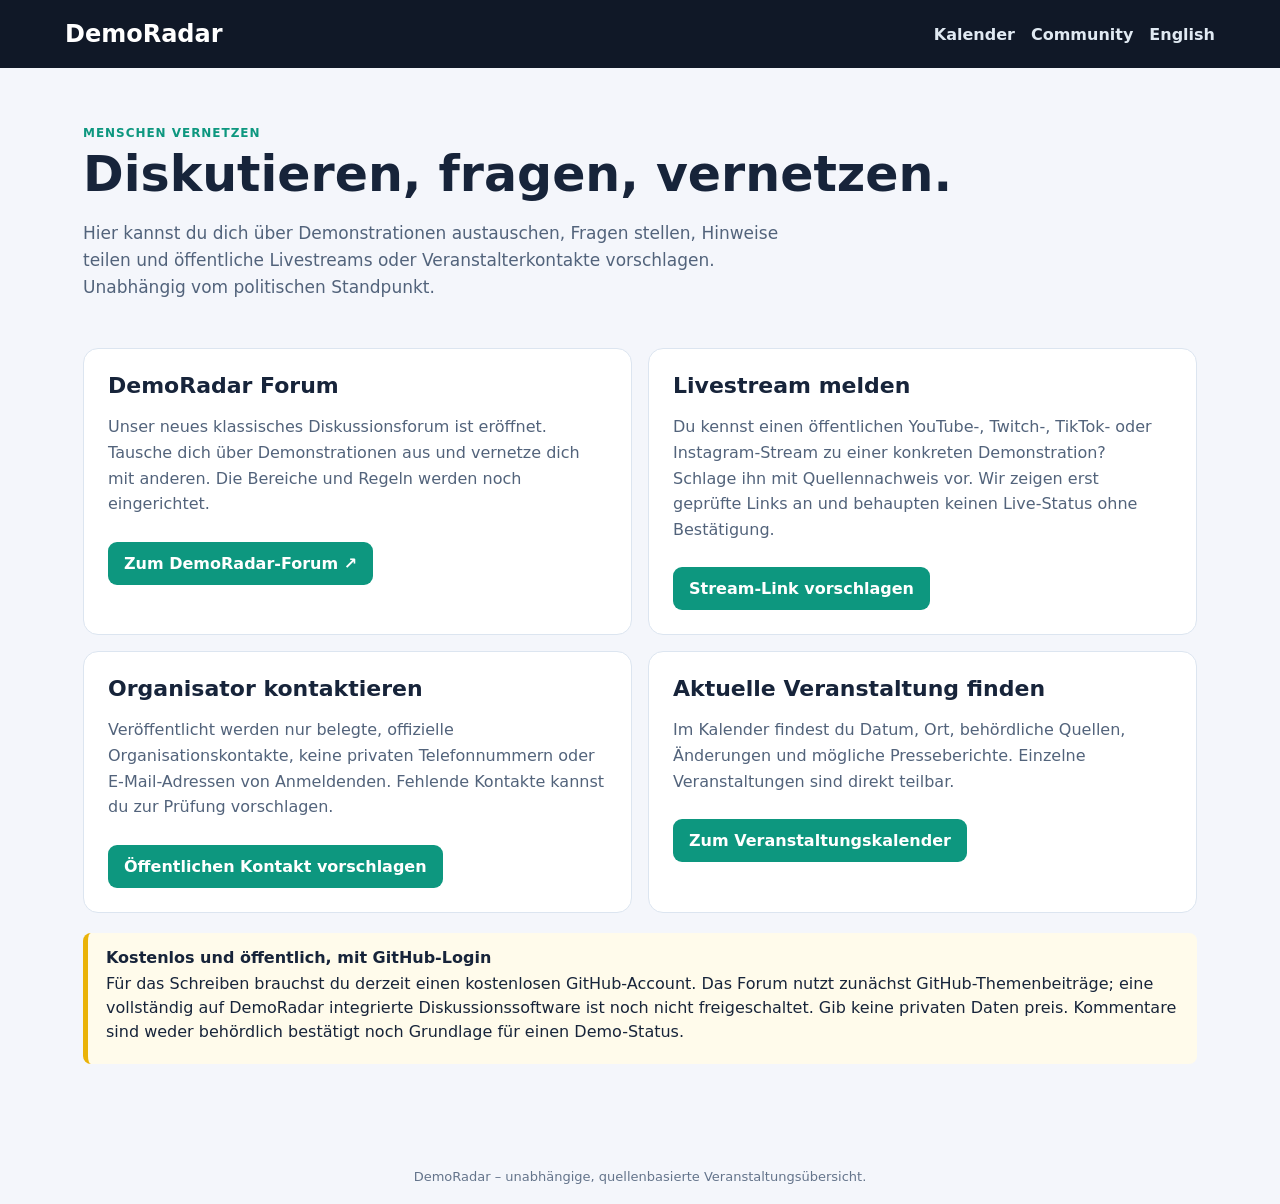
<file: community/index.html>
<!doctype html><html lang="de"><head><meta charset="utf-8"><meta name="viewport" content="width=device-width,initial-scale=1"><meta name="description" content="Diskutiere Demonstrationen, Veranstaltungen und Städte; melde öffentliche Livestreams und Veranstalterkontakte."><title>DemoRadar Community – Gemeinsam diskutieren</title><link rel="canonical" href="https://demoradar.pages.dev/community/"><link rel="alternate" hreflang="de" href="https://demoradar.pages.dev/community/"><link rel="alternate" hreflang="en" href="https://demoradar.pages.dev/en/community/"><link rel="alternate" hreflang="x-default" href="https://demoradar.pages.dev/community/"><style>:root{font-family:Inter,system-ui,-apple-system,Segoe UI,sans-serif;color:#17243a;background:#f4f6fb}*{box-sizing:border-box}body{margin:0}header{background:#101827;color:white;padding:20px max(24px,calc((100vw - 1150px)/2));display:flex;justify-content:space-between;gap:15px;align-items:center;flex-wrap:wrap}header .brand{color:white;font-size:24px;font-weight:900;text-decoration:none}header nav{display:flex;gap:16px;flex-wrap:wrap}header nav a{color:#e0e9f2;text-decoration:none;font-weight:700}main{max-width:1150px;margin:auto;padding:28px 18px 65px}.eyebrow{color:#0d977f;letter-spacing:.08em;font-size:12px;font-weight:900;text-transform:uppercase}.hero{padding:30px 0}.hero h1{font-size:clamp(30px,5vw,49px);line-height:1.12;margin:8px 0 13px}.hero p{font-size:17px;color:#52637b;max-width:730px;line-height:1.6}.grid{display:grid;grid-template-columns:repeat(2,minmax(0,1fr));gap:16px}.card{padding:24px;border-radius:15px;border:1px solid #dce5f0;background:white;min-width:0}.card h2{font-size:22px;margin:0 0 10px}.card p{color:#52637b;line-height:1.6}.btn{display:inline-block;background:#0d977f;color:white;padding:12px 16px;border-radius:9px;font-weight:750;text-decoration:none;margin:9px 0 0}.btn.secondary{background:#eff7f6;color:#086b62;border:1px solid #8dc8be}.secondary-note{font-size:14px;color:#52637b}.info{border-left:5px solid #eab308;background:#fffbeb;padding:15px 18px;border-radius:8px;margin:20px 0}.info p{margin:5px 0;line-height:1.5}footer{color:#64748b;text-align:center;font-size:13px;padding:20px}a:focus-visible{outline:3px solid #1d4ed8;outline-offset:3px}@media(max-width:730px){.grid{grid-template-columns:1fr}.card{padding:19px}header nav{gap:10px}}</style></head><body><header><a class="brand" href="/">DemoRadar</a><nav><a href="/">Kalender</a><a href="/community/">Community</a><a href="/en/community/">English</a></nav></header><main><div class="hero"><div class="eyebrow">Menschen vernetzen</div><h1>Diskutieren, fragen, vernetzen.</h1><p>Hier kannst du dich über Demonstrationen austauschen, Fragen stellen, Hinweise teilen und öffentliche Livestreams oder Veranstalterkontakte vorschlagen. Unabhängig vom politischen Standpunkt.</p></div><div class="grid"><article class="card"><h2>DemoRadar Forum</h2><p>Unser neues klassisches Diskussionsforum ist eröffnet. Tausche dich über Demonstrationen aus und vernetze dich mit anderen. Die Bereiche und Regeln werden noch eingerichtet.</p><a class="btn" href="https://demoradar.forumieren.de/" target="_blank" rel="noopener noreferrer">Zum DemoRadar-Forum ↗</a></article><article class="card"><h2>Livestream melden</h2><p>Du kennst einen öffentlichen YouTube-, Twitch-, TikTok- oder Instagram-Stream zu einer konkreten Demonstration? Schlage ihn mit Quellennachweis vor. Wir zeigen erst geprüfte Links an und behaupten keinen Live-Status ohne Bestätigung.</p><a class="btn" href="https://github.com/PuntaCanada/demoradar/issues/new?template=livestream.yml" target="_blank" rel="noopener noreferrer">Stream-Link vorschlagen</a></article><article class="card"><h2>Organisator kontaktieren</h2><p>Veröffentlicht werden nur belegte, offizielle Organisationskontakte, keine privaten Telefonnummern oder E-Mail-Adressen von Anmeldenden. Fehlende Kontakte kannst du zur Prüfung vorschlagen.</p><a class="btn" href="https://github.com/PuntaCanada/demoradar/issues/new?template=organizer.yml" target="_blank" rel="noopener noreferrer">Öffentlichen Kontakt vorschlagen</a></article><article class="card"><h2>Aktuelle Veranstaltung finden</h2><p>Im Kalender findest du Datum, Ort, behördliche Quellen, Änderungen und mögliche Presseberichte. Einzelne Veranstaltungen sind direkt teilbar.</p><a class="btn" href="/" >Zum Veranstaltungskalender</a></article></div><div class="info"><strong>Kostenlos und öffentlich, mit GitHub-Login</strong><p>Für das Schreiben brauchst du derzeit einen kostenlosen GitHub-Account. Das Forum nutzt zunächst GitHub-Themenbeiträge; eine vollständig auf DemoRadar integrierte Diskussionssoftware ist noch nicht freigeschaltet. Gib keine privaten Daten preis. Kommentare sind weder behördlich bestätigt noch Grundlage für einen Demo-Status.</p></div></main><footer>DemoRadar – unabhängige, quellenbasierte Veranstaltungsübersicht.</footer></body></html>
</file>
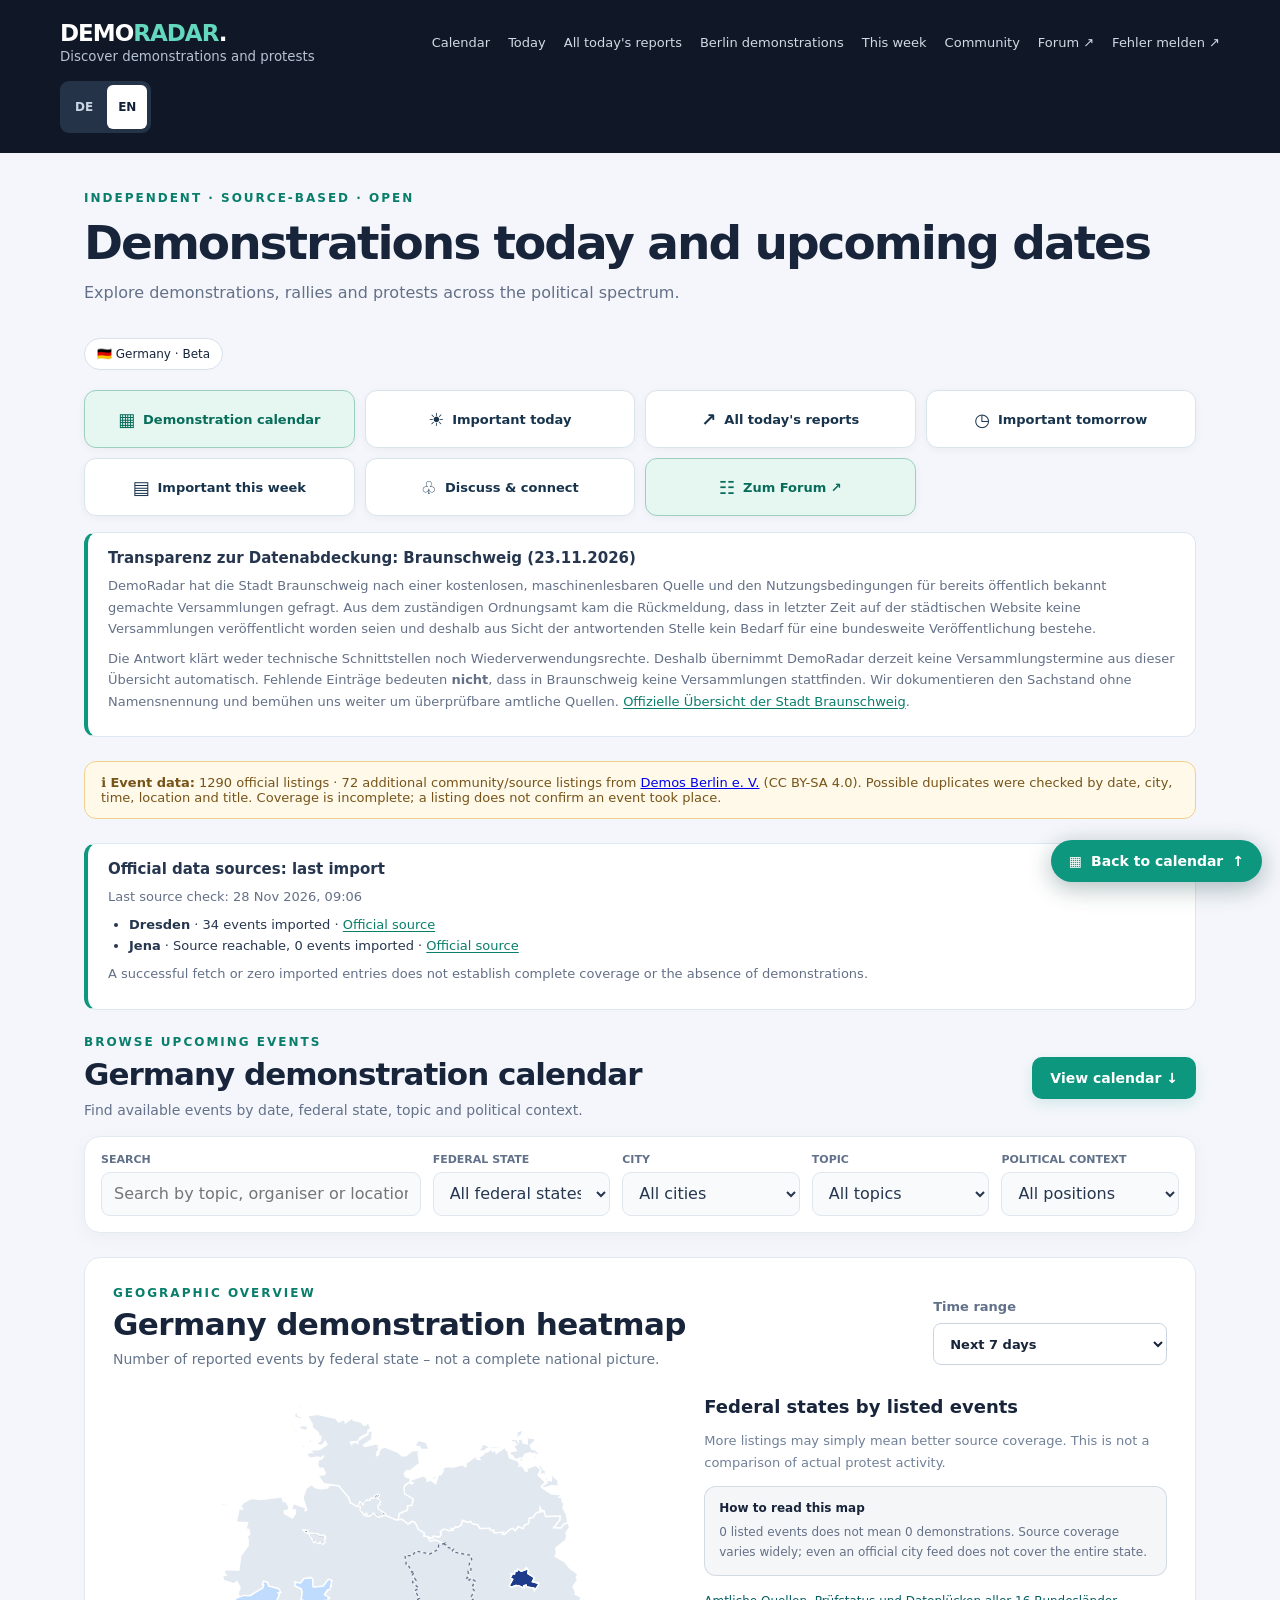
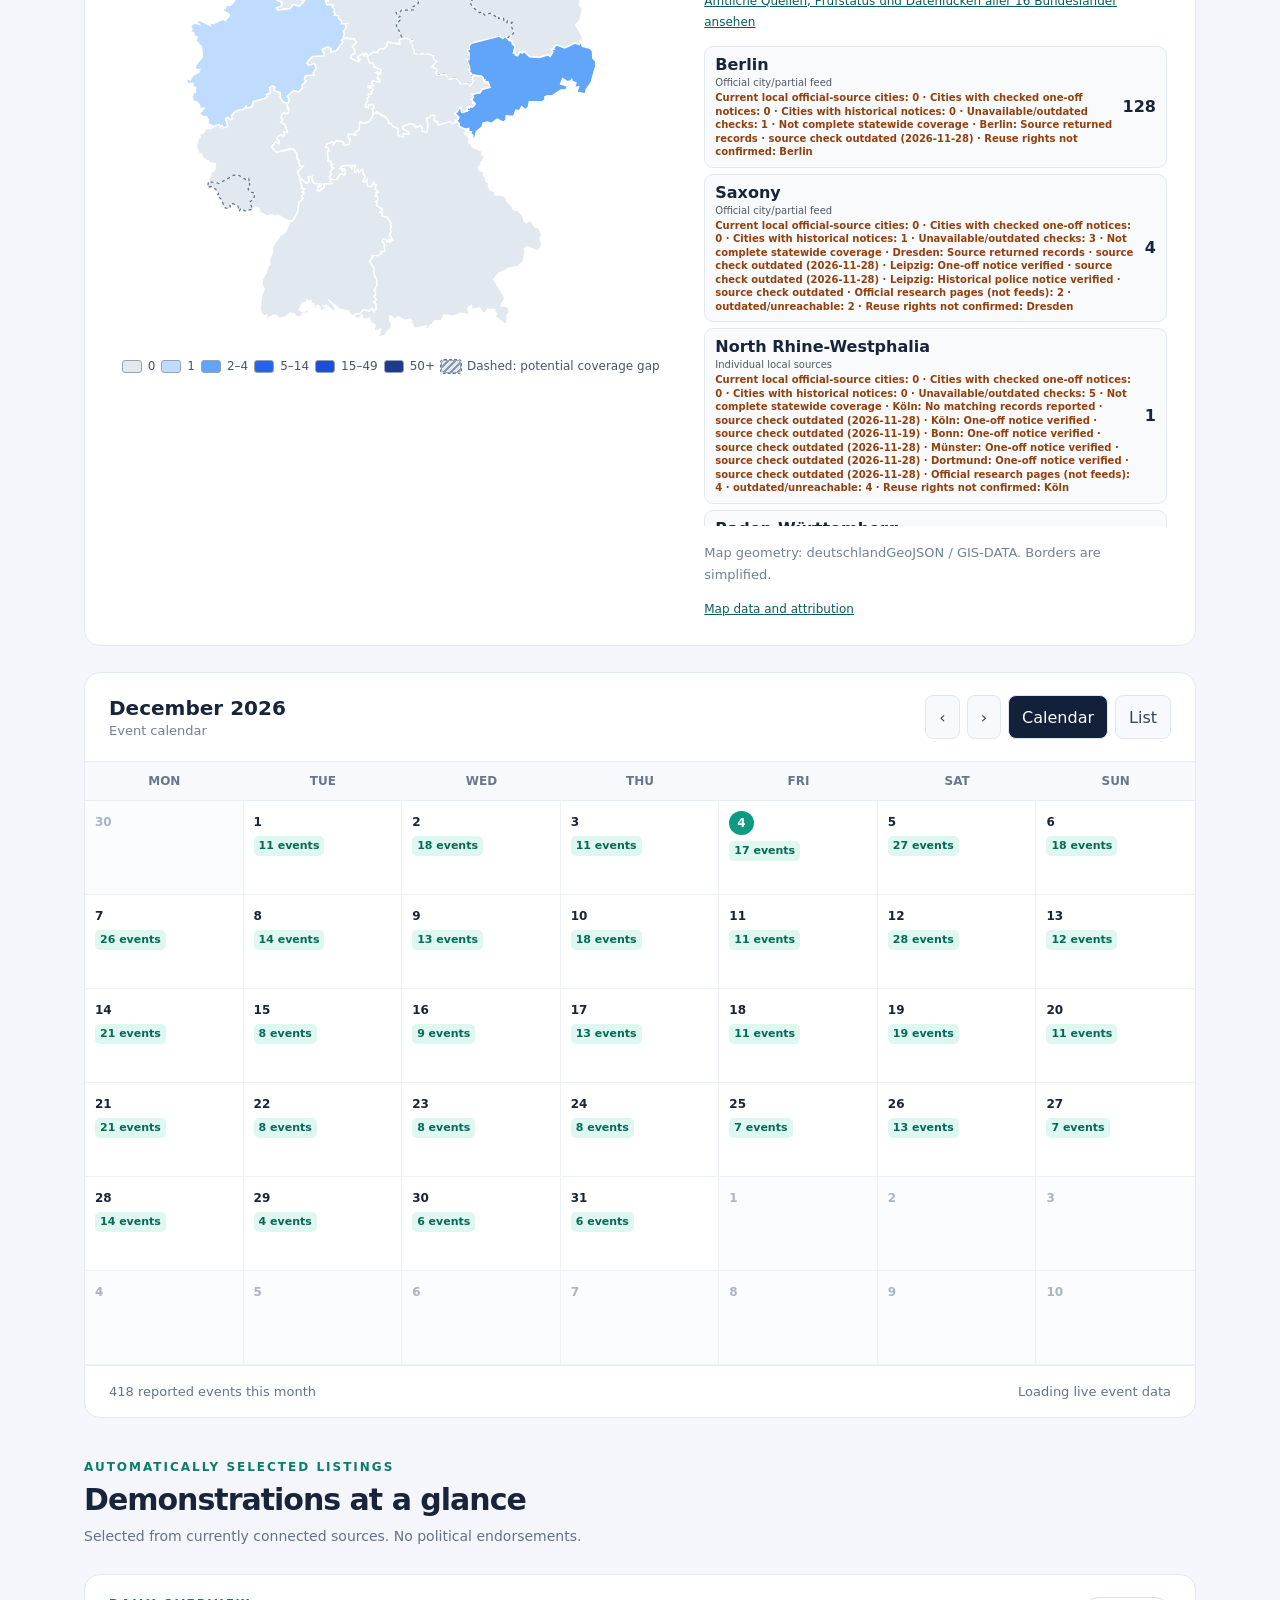
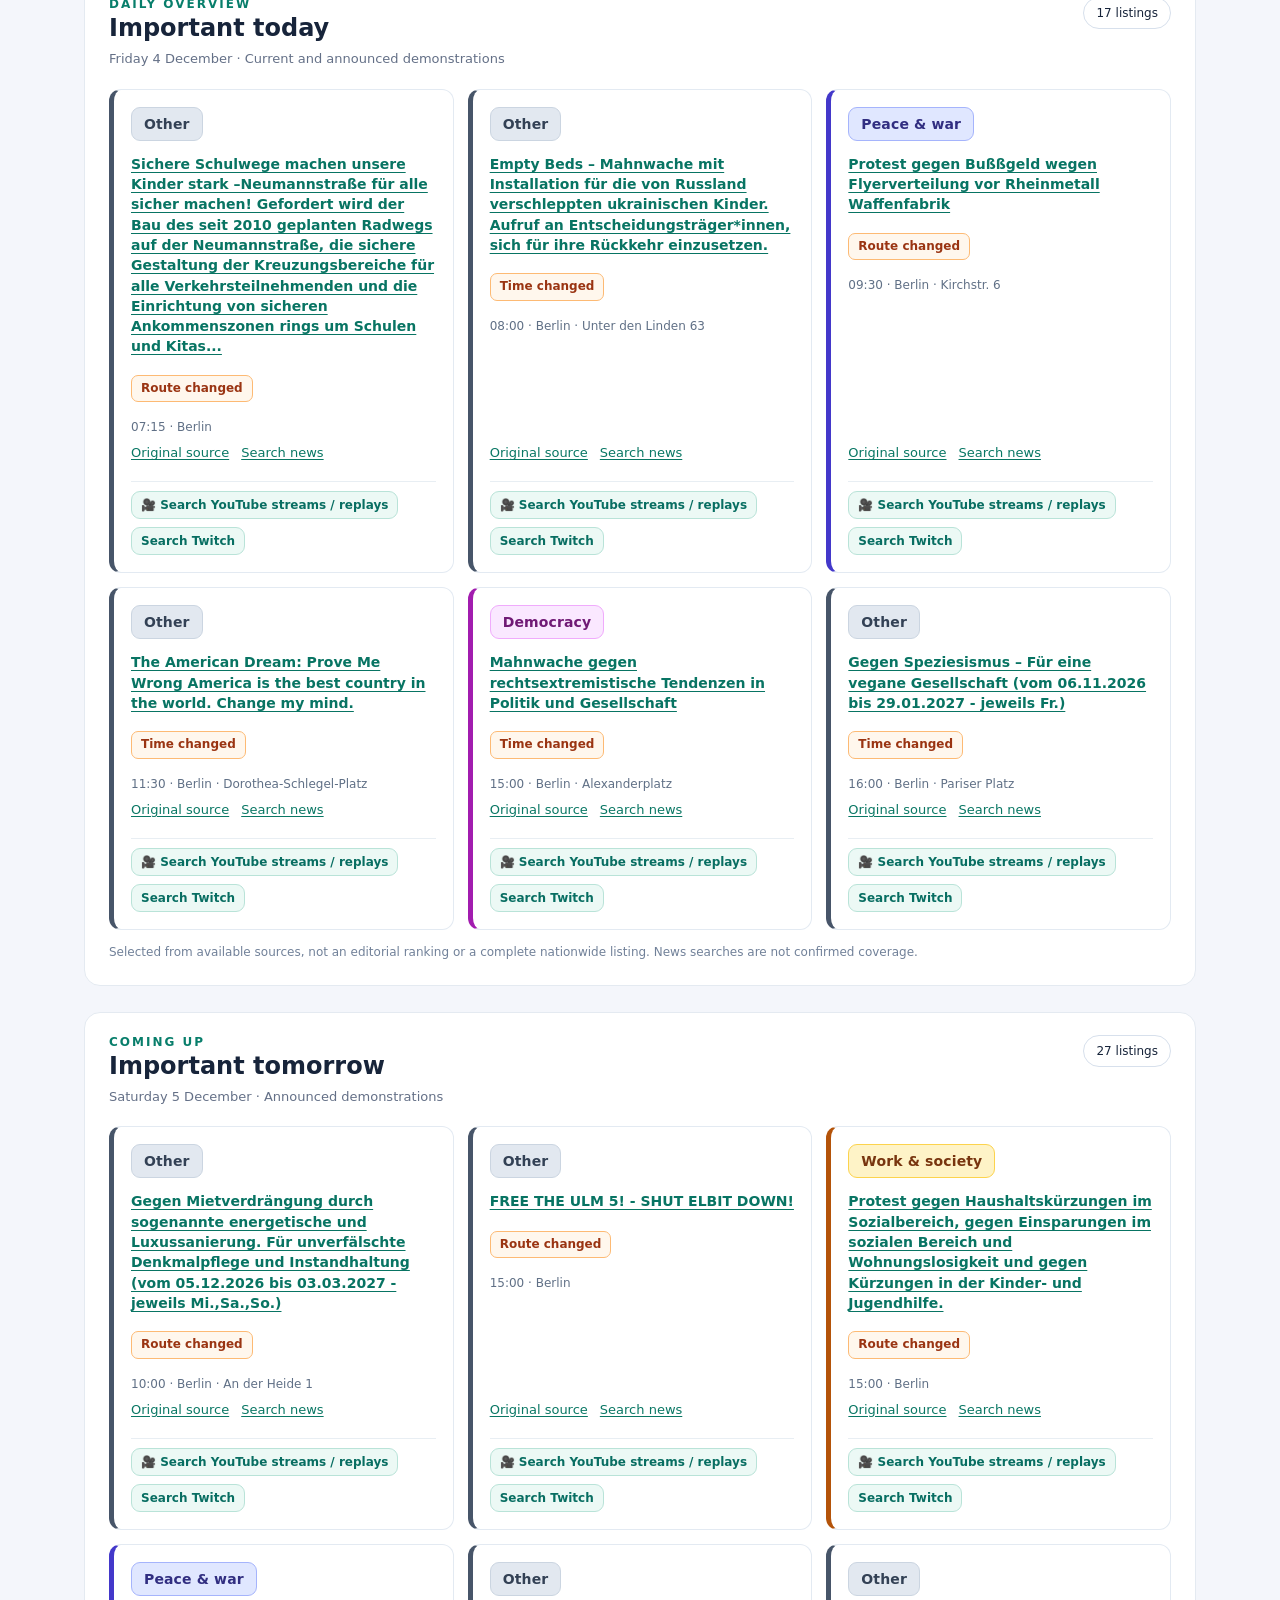
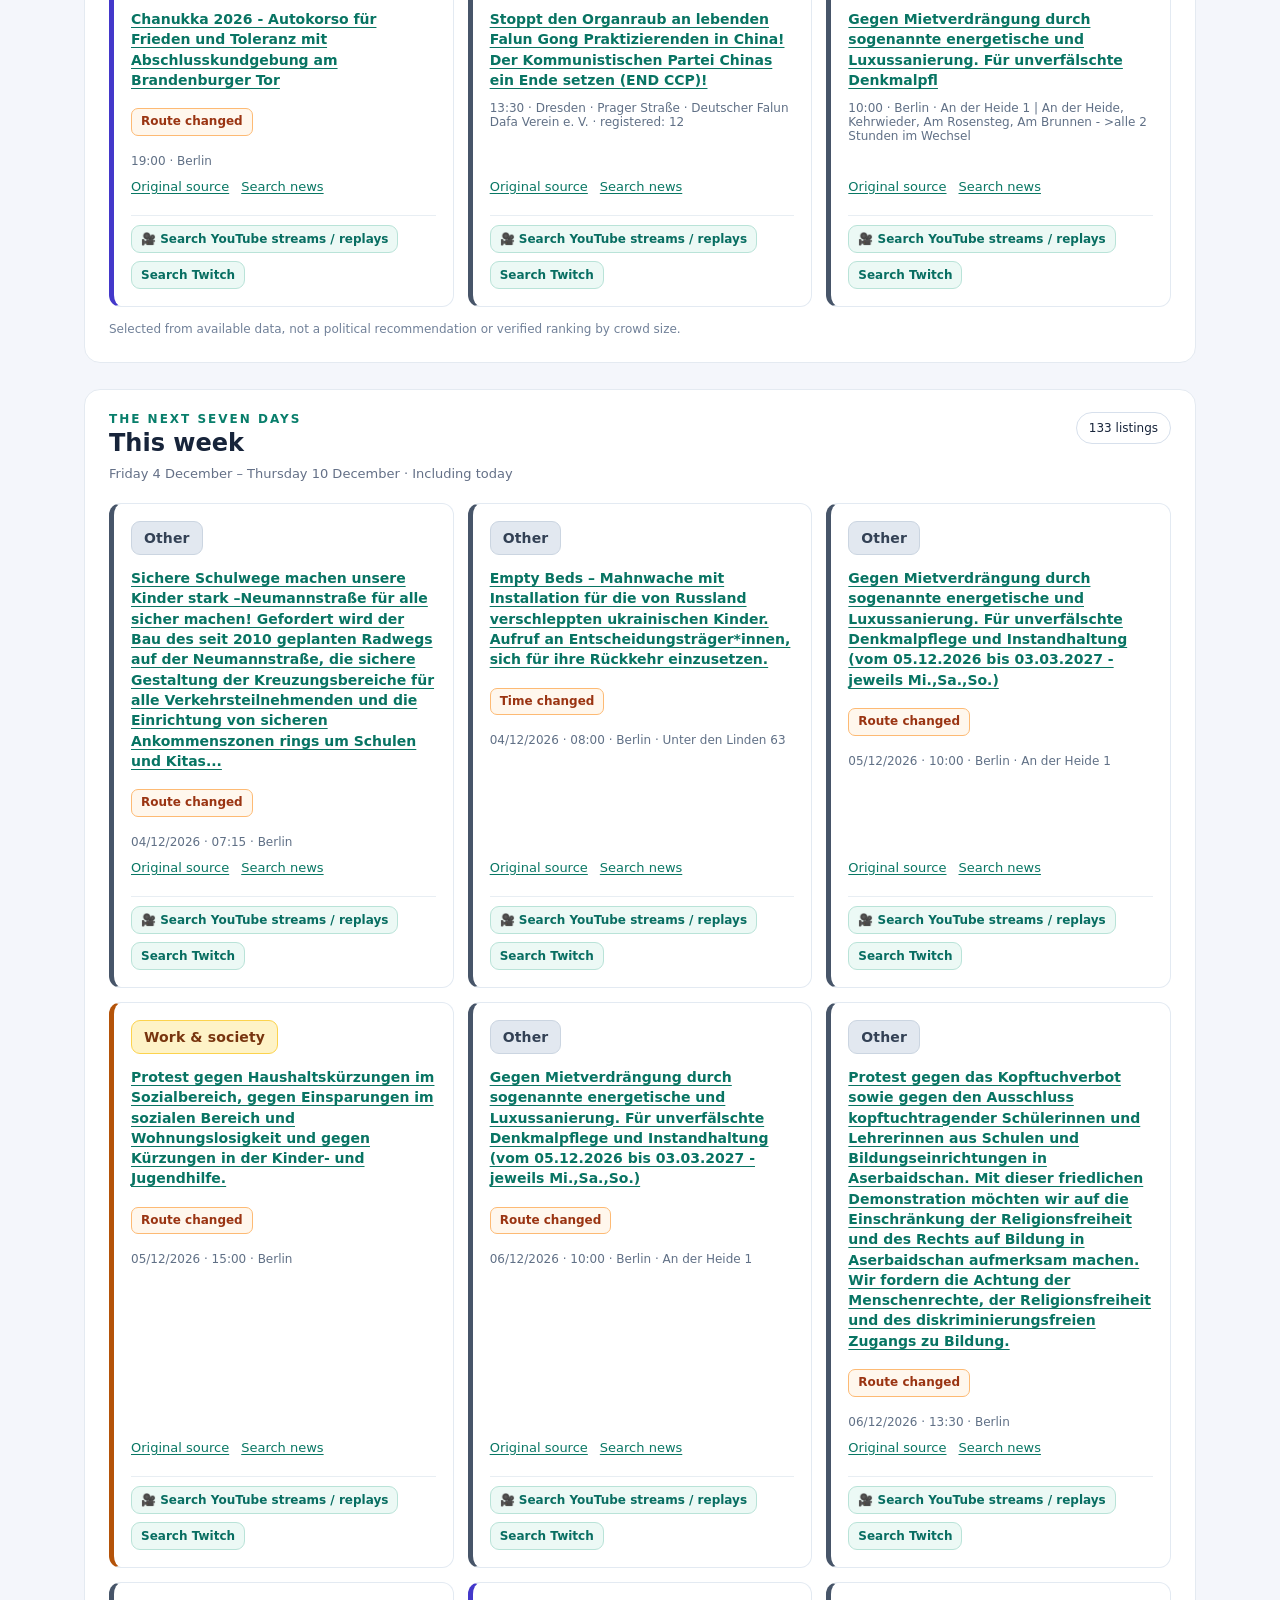
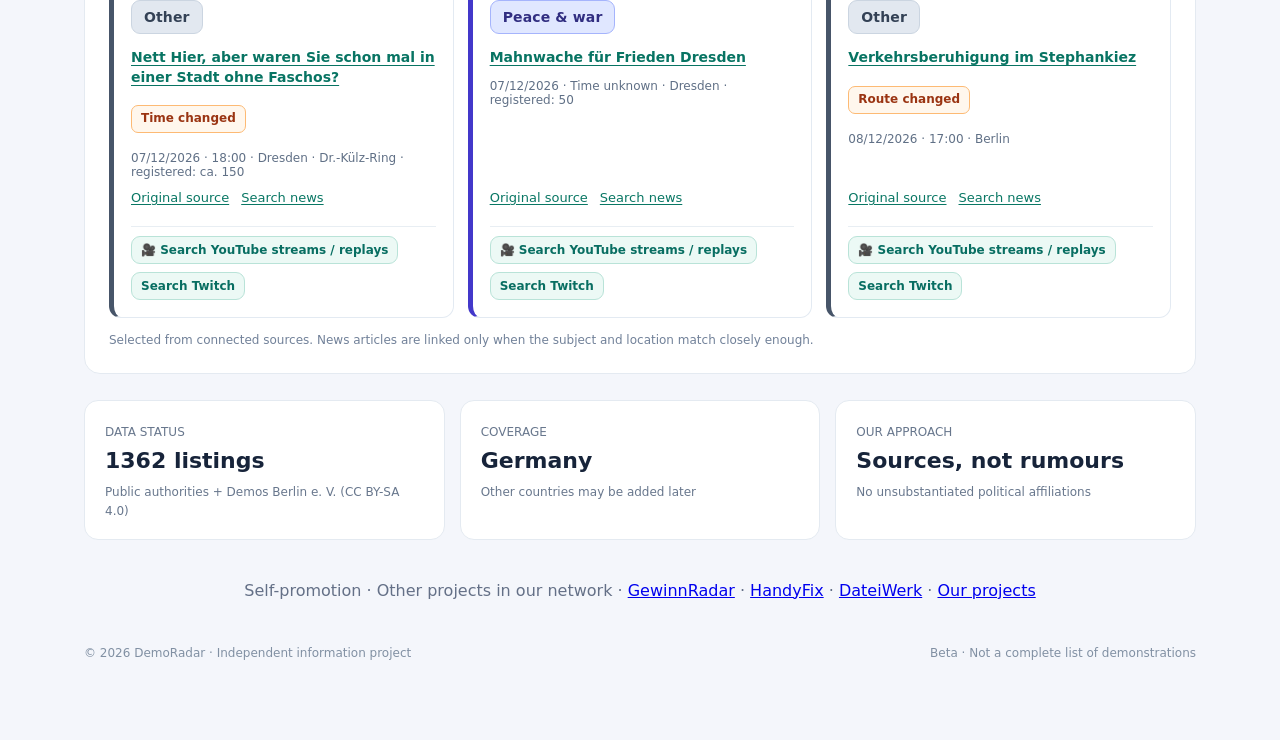
<file: en/index.html>
<!doctype html>
<html lang="en"><head><meta charset="utf-8"><meta name="viewport" content="width=device-width,initial-scale=1"><meta name="theme-color" content="#101827"><meta name="robots" content="index,follow,max-snippet:-1"><meta property="og:type" content="website"><meta property="og:site_name" content="DemoRadar"><meta property="og:title" content="DemoRadar – Demonstrations in Germany"><meta property="og:description" content="Find recorded demonstrations today and in the coming days by city and state, with source dates and transparent coverage gaps."><meta property="og:url" content="https://demoradar.pages.dev/en/"><meta name="twitter:card" content="summary"><meta name="description" content="DemoRadar: Browse demonstrations, rallies and protests in Germany. A source-based event calendar."><title>DemoRadar — Demonstrations and protests in Germany</title><link rel="canonical" href="https://demoradar.pages.dev/en/"><link rel="alternate" hreflang="de" href="https://demoradar.pages.dev/"><link rel="alternate" hreflang="en" href="https://demoradar.pages.dev/en/"><link rel="alternate" hreflang="x-default" href="https://demoradar.pages.dev/"><style>
:root{font-family:Inter,system-ui,-apple-system,Segoe UI,sans-serif;color:#17243a;background:#f4f6fb}*{box-sizing:border-box}body{margin:0}button,input,select{font:inherit}button{cursor:pointer}header{background:#101827;color:#fff;padding:20px max(24px,calc((100vw - 1160px)/2));display:flex;justify-content:space-between;align-items:center;gap:16px;flex-wrap:wrap}header .brand{font-size:23px;font-weight:850;letter-spacing:-1px}.brand span{color:#63d8bd}header small{color:#b6c2d3}nav{display:flex;gap:18px;font-size:13px;color:#d0d9e4}main{max-width:1160px;margin:auto;padding:38px 24px 80px}.intro{display:flex;justify-content:space-between;gap:20px;align-items:end;flex-wrap:wrap}.eyebrow{font-size:12px;text-transform:uppercase;font-weight:800;letter-spacing:2px;color:#087e6b}h1{font-size:clamp(30px,4vw,47px);letter-spacing:-2px;margin:10px 0}p{line-height:1.65;color:#647087}.intro p{margin:0 0 12px}.pill{border:1px solid #d7e0ec;border-radius:99px;padding:8px 12px;background:white;font-size:12px}.notice{border:1px solid #f1d08a;background:#fff9e9;border-radius:12px;padding:13px 16px;font-size:13px;color:#765419;margin:24px 0}.toolbar{display:grid;grid-template-columns:minmax(180px,1.8fr) repeat(4,minmax(0,1fr));gap:12px;background:white;border:1px solid #e4eaf1;box-shadow:0 4px 20px #1020370a;border-radius:16px;padding:16px}label{font-size:11px;color:#62718a;font-weight:750;display:block;margin-bottom:6px}input,select{background:#f8fafc;border:1px solid #dfe6ee;border-radius:9px;width:100%;height:42px;padding:0 12px;color:#26364e}input:focus,select:focus{outline:2px solid #4cbda9}.mainpanel{margin-top:26px;border:1px solid #e4eaf1;background:#fff;border-radius:16px;overflow:hidden}.panelhead{display:flex;justify-content:space-between;align-items:center;gap:15px;padding:22px 24px;border-bottom:1px solid #e9edf3;flex-wrap:wrap}.panelhead h2{margin:0;font-size:20px}.controls{display:flex;gap:7px}.controls button{background:#f7f9fc;border:1px solid #e1e7ef;border-radius:8px;padding:9px 13px;color:#34435a}.controls button.active{background:#122039;color:white}.week{display:grid;grid-template-columns:repeat(7,1fr);text-align:center;background:#f7f9fc;border-bottom:1px solid #e7edf5;color:#69778c;font-size:12px;font-weight:750}.week div{padding:12px}.calendar{display:grid;grid-template-columns:repeat(7,1fr)}.day{min-height:94px;border-right:1px solid #edf0f5;border-bottom:1px solid #edf0f5;padding:10px;position:relative}.day:nth-child(7n){border-right:0}.day.muted{background:#fbfcfe;color:#aab4c2}.daynum{font-size:12px;font-weight:750}.today .daynum{display:inline-block;background:#0e9a83;color:#fff;border-radius:50%;padding:5px 8px}.empty{padding:60px 24px;text-align:center}.empty .symbol{font-size:40px}.empty h3{margin:10px 0 3px}.empty p{max-width:480px;margin:0 auto}.summary{display:flex;justify-content:space-between;gap:16px;align-items:center;padding:18px 24px;border-top:1px solid #e7edf5;color:#65748b;font-size:13px;flex-wrap:wrap}.btn{background:#0d977f;color:white!important;border:0;border-radius:10px;padding:11px 16px;font-weight:700}.secondary{background:white;border:1px solid #dfe6ee;border-radius:9px;padding:9px 12px}.cards{display:grid;grid-template-columns:repeat(3,1fr);gap:15px;margin:26px 0}.stat{border:1px solid #e4eaf1;border-radius:14px;background:#fff;padding:20px}.stat strong{font-size:22px;display:block;margin:8px 0}.stat span{color:#68778d;font-size:12px}.footer{font-size:12px;color:#8190a3;margin-top:30px;display:flex;justify-content:space-between;gap:15px;flex-wrap:wrap}#list{display:none;padding:22px}#list.visible{display:block}#calendarWrap.hidden{display:none}.small{font-size:13px;color:#718199}@media(max-width:760px){.toolbar{grid-template-columns:1fr 1fr}.toolbar>div:first-child{grid-column:span 2}.cards{grid-template-columns:1fr}.day{min-height:65px;padding:6px}.panelhead{padding:17px}.week div{padding:9px 2px}}@media(max-width:440px){nav{display:none}main{padding:25px 12px 50px}.toolbar{grid-template-columns:1fr}.toolbar>div:first-child{grid-column:span 1}.day{min-height:54px}.controls button{padding:8px}}

/* Transparenter Status amtlicher Quellen */
.source-status-note{margin:16px 0 22px;padding:16px 20px;background:#fff;border:1px solid #dce7f1;border-left:4px solid #0d977f;border-radius:12px;font-size:13px;color:#26364e}
.source-status-note>strong{font-size:15px}
.source-status-note p{margin:8px 0;color:#647087}
.source-status-note ul{margin:10px 0;padding-left:21px;display:grid;gap:6px}
.source-status-note a{color:#087e6b;text-underline-offset:2px}
.source-status-note a:focus-visible{outline:2px solid #087e6b;outline-offset:2px}

/* Demo event related livestreams and recordings. Never infer LIVE from a channel link. */
.event-stream-teaser{display:flex;gap:8px;flex-wrap:wrap;margin-top:10px;padding-top:9px;border-top:1px solid #e8eef3}
.event-stream-teaser a{display:inline-flex;align-items:center;max-width:100%;padding:6px 9px;font-size:12px;font-weight:750;color:#086e62;background:#ecf9f5;border:1px solid #b9e3d8;border-radius:9px;text-decoration:none;overflow-wrap:anywhere}
.event-stream-teaser a:hover,.event-stream-teaser a:focus-visible{background:#d6f5e9;border-color:#0d977f}
.event-stream-teaser a:focus-visible{outline:3px solid #155e75;outline-offset:2px}
/* Potential video matches are deliberately less prominent than verified event streams. */
.event-stream-teaser.tentative a{background:#fff8e6;color:#75521c;border-color:#e8c98a}
.event-stream-teaser.tentative a:hover,.event-stream-teaser.tentative a:focus-visible{background:#fff1ce;border-color:#bd9552}
.event-stream-teaser.tentative a{flex-direction:column;align-items:flex-start;gap:3px;line-height:1.35;max-width:min(100%,360px)}
.event-stream-teaser.tentative a span{font-weight:800}
.event-stream-teaser.tentative a small{font-size:11px;font-weight:500;color:#75603f;overflow-wrap:anywhere}
.heatmap-coverage-note{background:rgba(124,146,169,.08);border:1px solid rgba(124,146,169,.28);border-radius:12px;padding:12px 14px;margin:8px 0 14px;font-size:12px;line-height:1.5}
.heatmap-coverage-note p{margin:6px 0 0}
.heatmap-source-wrap{display:flex;flex-direction:column;gap:2px;min-width:0;text-align:left}
.heatmap-source-label{display:block;font-size:10px;font-weight:500;line-height:1.3;opacity:.75;white-space:normal;overflow-wrap:anywhere}
.heatmap-count-zero{font-size:12px;white-space:nowrap;opacity:.7}
.heatmap-swatch-gap{background:repeating-linear-gradient(135deg,#e2e8f0 0,#e2e8f0 3px,#8799ac 3px,#8799ac 5px)!important;outline:1px dashed #65758b}
.heatmap-state[stroke-dasharray]{stroke:#65758b;stroke-width:1.3}
@media(max-width:600px){.heatmap-coverage-note{padding:10px 12px}.heatmap-source-label{font-size:10px}}
.heatmap-health-label{display:block;font-size:10px;line-height:1.35;color:#14532d;opacity:.85;white-space:normal;overflow-wrap:anywhere}.heatmap-health-label.is-warning{color:#92400e;opacity:1}.heatmap-health-label.is-muted{color:#64748b}
/* DemoRadar Tagesueberblick */
.featured{margin:26px 0;background:#fff;border:1px solid #e4eaf1;border-radius:16px;padding:22px 24px}.featured-header{display:flex;justify-content:space-between;align-items:flex-start;gap:16px;flex-wrap:wrap}.featured-header h2{font-size:24px;margin:3px 0 6px}.featured-sub{color:#647087;font-size:13px;margin:0}.featured-grid{display:grid;grid-template-columns:repeat(3,minmax(0,1fr));gap:14px;margin-top:19px}.featured-item{border:1px solid #e3eaf2;border-radius:12px;padding:17px;display:flex;flex-direction:column;gap:11px;min-width:0}.featured-item h3{font-size:16px;line-height:1.45;margin:0;overflow-wrap:anywhere}.featured-meta{font-size:12px;color:#607086}.featured-badge{font-size:11px;font-weight:750;color:#0b7361;background:#e6f8f2;border-radius:99px;padding:5px 9px;align-self:flex-start}.featured-links{display:flex;gap:12px;flex-wrap:wrap;margin-top:auto;font-size:13px}.featured-links a{color:#097764;text-decoration:underline;text-underline-offset:2px}.featured-explainer{margin:13px 0 0;font-size:12px;color:#718199}.featured-empty{margin-top:18px;padding:20px;border-radius:10px;background:#f7f9fc;color:#647087;font-size:14px}@media(max-width:850px){.featured-grid{grid-template-columns:1fr 1fr}}@media(max-width:560px){.featured-grid{grid-template-columns:1fr}.featured{padding:18px 15px}}
.calendar-intro{display:flex;align-items:center;justify-content:space-between;gap:18px;flex-wrap:wrap;margin:25px 0 14px}.calendar-intro h2{margin:7px 0;font-size:clamp(23px,3vw,31px);letter-spacing:-1px}.calendar-intro p,.highlight-heading p{margin:0;color:#63718a;font-size:14px}.calendar-nav{display:inline-flex;align-items:center;justify-content:center;background:#0d977f;color:white;text-decoration:none;padding:13px 18px;font-size:14px;font-weight:750;border-radius:10px;box-shadow:0 5px 14px #0d977f22}.calendar-nav:hover{background:#0a806c}.highlight-heading{margin-top:42px}.highlight-heading h2{margin:8px 0;font-size:clamp(22px,3vw,30px);letter-spacing:-1px}#demo-kalender{scroll-margin-top:16px}nav a{color:#d0d9e4;text-decoration:none}nav a:hover{text-decoration:underline}@media(max-width:760px){.calendar-intro{align-items:stretch}.calendar-nav{width:100%}}@media(prefers-reduced-motion:no-preference){html{scroll-behavior:smooth}}
/* Schnellnavigation und dauerhaft erreichbarer Kalender-Sprunglink */
.quick-links{display:grid;grid-template-columns:repeat(4,minmax(0,1fr));gap:10px;margin:24px 0 12px}.quick-link{min-height:58px;display:flex;gap:8px;align-items:center;justify-content:center;text-align:center;padding:12px 10px;border-radius:12px;border:1px solid #d8e5eb;background:#fff;color:#18344d;font-weight:750;font-size:13px;text-decoration:none;box-shadow:0 2px 8px #1020370b}.quick-link:hover,.quick-link:focus-visible{background:#e6f7f2;border-color:#0d977f}.quick-link-primary{background:#e6f7f2;border-color:#9bcfbe;color:#076c59}.quick-link span[aria-hidden="true"]{font-size:18px}.quick-link span[data-i18n]{font-size:13px}.floating-calendar-link{position:fixed;z-index:1000;right:max(18px,env(safe-area-inset-right));bottom:max(18px,env(safe-area-inset-bottom));display:inline-flex;align-items:center;justify-content:center;gap:9px;background:#0d977f;color:#fff;text-decoration:none;font-weight:800;font-size:14px;padding:13px 18px;border-radius:999px;box-shadow:0 6px 24px #123a3c55;transition:background .15s,transform .15s}.floating-calendar-link:hover,.floating-calendar-link:focus-visible{background:#087463;transform:translateY(-2px)}.quick-link:focus-visible,.floating-calendar-link:focus-visible{outline:3px solid #123f9d;outline-offset:3px}#todaySection,#tomorrowSection,#weekSection,#demo-kalender{scroll-margin-top:18px}@media(max-width:750px){.quick-links{grid-template-columns:repeat(2,minmax(0,1fr));gap:8px}.quick-link{min-height:54px;font-size:12px}.quick-link span[data-i18n]{font-size:12px}.floating-calendar-link{right:12px;bottom:max(12px,env(safe-area-inset-bottom));font-size:12px;padding:12px 14px}}@media(max-width:390px){.floating-calendar-label{font-size:11px}}
.language-switch{display:inline-flex;align-items:center;gap:3px;background:#243348;padding:4px;border-radius:9px;flex-shrink:0}.language-switch button{background:transparent;color:#cad6e4;border:0;padding:8px 11px;font-size:12px;font-weight:800;border-radius:6px;cursor:pointer}.language-switch button.active{background:#fff;color:#122039}.language-switch button:focus-visible{outline:2px solid #63d8bd;outline-offset:2px}header .header-navigation{margin-left:auto}@media(max-width:440px){header .header-navigation{display:none}.language-switch{margin-left:auto}}
.day-events{overflow-wrap:anywhere;line-height:1.25;cursor:pointer}.day-events:focus-visible{outline:3px solid #087e6b;outline-offset:1px}@media(max-width:760px){.toolbar{grid-template-columns:repeat(2,minmax(0,1fr))}.day-events{font-size:clamp(9px,2.3vw,11px)!important;padding:3px 2px!important}}@media(max-width:440px){.toolbar{grid-template-columns:1fr}.toolbar>div:first-child{grid-column:span 1}}
/* Visual topic taxonomy: strong labels and a subtle card accent, independent of political position. */
.topic-card{--topic-accent:#475569;--topic-bg:#f1f5f9;--topic-ink:#334155;--topic-border:#cbd5e1;border-left:5px solid var(--topic-accent)!important}
.topic-climate{--topic-accent:#15803d;--topic-bg:#dcfce7;--topic-ink:#14532d;--topic-border:#86efac}
.topic-peace{--topic-accent:#4338ca;--topic-bg:#e0e7ff;--topic-ink:#312e81;--topic-border:#a5b4fc}
.topic-social{--topic-accent:#b45309;--topic-bg:#fef3c7;--topic-ink:#78350f;--topic-border:#fcd34d}
.topic-migration{--topic-accent:#0e7490;--topic-bg:#cffafe;--topic-ink:#164e63;--topic-border:#67e8f9}
.topic-democracy{--topic-accent:#a21caf;--topic-bg:#fae8ff;--topic-ink:#701a75;--topic-border:#f0abfc}
.topic-other{--topic-accent:#475569;--topic-bg:#e2e8f0;--topic-ink:#334155;--topic-border:#cbd5e1}
.topic-badge,.featured-badge.topic-badge{display:inline-flex;align-items:center;max-width:100%;width:max-content;min-height:33px;padding:7px 12px;border-radius:9px;border:1px solid var(--topic-border);background:var(--topic-bg);color:var(--topic-ink);font-size:14px;font-weight:800;line-height:1.3;letter-spacing:.01em;overflow-wrap:anywhere;align-self:flex-start}
.featured-item.topic-card{border-top:1px solid #e3eaf2;border-right:1px solid #e3eaf2;border-bottom:1px solid #e3eaf2}
.event-list-card{padding:16px;border:1px solid #e6eaf0;border-radius:10px;background:#fff;display:flex;flex-direction:column;gap:8px;min-width:0}
.event-list-card>strong{font-size:16px;line-height:1.4;overflow-wrap:anywhere}
.event-card-top{display:flex;align-items:center;justify-content:space-between;gap:8px 14px;flex-wrap:wrap}
.event-card-top>.small{flex:1 1 170px;text-align:right}
@media(max-width:560px){.topic-badge,.featured-badge.topic-badge{font-size:14px;padding:7px 10px}.event-card-top>.small{text-align:left;flex-basis:100%}}

/* Shareable, keyboard accessible event details. */
.event-detail-overlay[hidden]{display:none!important}
.event-detail-overlay{position:fixed;inset:0;z-index:1100;background:#101827ab;padding:clamp(10px,4vw,32px);display:grid;place-items:center}
.event-detail-panel{background:#fff;border-radius:16px;border:1px solid #dfe6ee;box-shadow:0 15px 70px #06101d66;width:min(100%,720px);max-height:calc(100dvh - 24px);overflow:auto;padding:clamp(17px,3vw,30px);overscroll-behavior:contain}
.event-detail-head{display:flex;align-items:center;justify-content:space-between;gap:12px}
.event-detail-close{font-size:22px;width:42px;height:42px;border:1px solid #d7e0ec;border-radius:9px;background:#fff;color:#17243a}
.event-detail-panel h2{font-size:clamp(23px,3vw,30px);line-height:1.3;overflow-wrap:anywhere;margin:16px 0}
.event-detail-grid{display:grid;grid-template-columns:repeat(2,minmax(0,1fr));gap:15px;margin:20px 0}
.event-detail-field{padding:12px;border:1px solid #e1e7ef;border-radius:10px;min-width:0;overflow-wrap:anywhere}
.event-detail-field strong{display:block;color:#475569;font-size:12px;margin-bottom:7px}
.event-detail-field span{color:#142237;font-weight:650}
.event-detail-actions{display:flex;flex-wrap:wrap;gap:10px;margin:15px 0}
.event-detail-actions a,.event-detail-actions button{border:1px solid #0d977f;border-radius:9px;background:#0d977f;color:white;padding:11px 15px;text-decoration:none;font-weight:700;font-size:14px}
.event-detail-actions button{background:white;color:#087463}
.event-detail-actions :focus-visible,.event-detail-close:focus-visible,.event-card-link:focus-visible{outline:3px solid #2367ab;outline-offset:3px}
.event-card-link{display:inline-flex;color:#087463;font-weight:750;font-size:14px;text-underline-offset:3px;align-self:flex-start}
body.detail-open{overflow:hidden}
@media(max-width:560px){.event-detail-grid{grid-template-columns:1fr;gap:9px}.event-detail-overlay{padding:8px}.event-detail-panel{max-height:calc(100dvh - 16px)}}

.heatmap-section{background:white;border:1px solid #e2e8f0;border-radius:16px;padding:clamp(15px,3vw,28px);margin:24px 0;scroll-margin-top:15px}
.heatmap-head{display:flex;align-items:flex-end;justify-content:space-between;flex-wrap:wrap;gap:16px}.heatmap-head h2{font-size:clamp(22px,3vw,31px);margin:6px 0;letter-spacing:-.6px}.heatmap-head p{margin:0;color:#64748b;font-size:14px}.heatmap-range-label{font-size:13px;font-weight:750;display:flex;align-items:center;gap:9px;flex-wrap:wrap}.heatmap-range-label select{padding:9px 12px;border:1px solid #cbd5e1;border-radius:8px;background:white;color:#17243a}
.heatmap-content{display:grid;grid-template-columns:minmax(0,1.2fr) minmax(230px,1fr);gap:clamp(12px,3vw,36px);align-items:start;margin-top:20px}
.heatmap-map{min-width:0}.heatmap-map svg{display:block;width:100%;max-height:560px;max-width:440px;margin:auto}
.heatmap-state{stroke:#fff;stroke-width:1.4;vector-effect:non-scaling-stroke;cursor:pointer;transition:fill .16s ease,stroke .16s ease}
.heatmap-state:hover,.heatmap-state:focus-visible{stroke:#10203e;stroke-width:2.8;outline:none}
.heatmap-state[aria-pressed="true"]{stroke:#10203e;stroke-width:3}
.heatmap-legend{display:flex;align-items:center;justify-content:center;flex-wrap:wrap;gap:6px;margin:8px auto}.heatmap-legend span{font-size:12px;color:#475569}.heatmap-swatch{width:20px;height:13px;border-radius:3px;display:inline-block;border:1px solid #94a3b8}
.heatmap-aside h3{font-size:18px;margin:5px 0 9px}.heatmap-ranking{display:grid;gap:6px;max-height:480px;overflow:auto;margin:13px 0 16px}
.heatmap-ranking button{display:flex;align-items:center;justify-content:space-between;gap:10px;width:100%;border:1px solid #e2e8f0;border-radius:9px;padding:8px 10px;background:#f8fafc;color:#17243a;font-weight:700;text-align:left;cursor:pointer}
.heatmap-ranking button[aria-pressed="true"]{border:2px solid #0d977f;background:#eefcf7}
.heatmap-ranking button:hover,.heatmap-ranking button:focus-visible{border-color:#0d977f;outline:1px solid #0d977f}
.heatmap-ranking strong{font-variant-numeric:tabular-nums}.heatmap-aside a{font-size:12px;color:#075e61}
@media(max-width:720px){.heatmap-content{grid-template-columns:1fr}.heatmap-map svg{max-height:410px}.heatmap-ranking{max-height:280px}}

.status-badges{display:flex;flex-wrap:wrap;gap:6px;margin:7px 0}
.status-pill{display:inline-flex;align-items:center;gap:5px;border-radius:7px;padding:5px 9px;font-weight:800;font-size:12px;line-height:1.3}
.status-pill.critical{background:#fee2e2;color:#991b1b;border:1px solid #fca5a5}
.status-pill.caution{background:#fff7ed;color:#9a3412;border:1px solid #fdba74}
.status-pill.info{background:#e0f2fe;color:#075985;border:1px solid #7dd3fc}
.detail-updates{border:1px solid #fde68a;background:#fffbeb;border-radius:10px;padding:12px;margin:10px 0}
.detail-updates h3{font-size:16px;margin:0 0 8px}
.detail-updates ul{padding-left:19px;margin:8px 0}
.detail-updates li{margin:8px 0;overflow-wrap:anywhere}
.detail-press{padding:12px;border:1px solid #e2e8f0;border-radius:9px;margin:10px 0}
.detail-press a{color:#087463;word-break:break-word}

.detail-community-actions{margin:16px 0;padding:16px;border:1px solid #dde8ee;background:#f6fafb;border-radius:12px}
.detail-community-actions h3{margin:2px 0 11px;font-size:18px}
.detail-community-actions p{font-size:13px;color:#475569;line-height:1.5}
.detail-community-actions a{display:inline-flex;align-items:center;padding:9px 12px;margin:5px 6px 5px 0;text-decoration:none;border-radius:8px;border:1px solid #b7d8d3;background:white;color:#096f66;font-weight:750;font-size:13px}
.detail-community-actions a:hover{border-color:#0d977f;background:#f0fdfa}

/* Mobile-first editorial references: readable labels, obvious tap targets, no horizontal overflow. */
.editorial-link{display:inline-flex;align-items:center;min-height:42px;max-width:100%;overflow-wrap:anywhere;word-break:break-word;padding:6px 4px;text-underline-offset:3px}
.detail-press li{margin:4px 0;overflow-wrap:anywhere}
#todaySection,#demo-kalender{scroll-margin-top:16px}
.quick-link[href="#todaySection"]{font-weight:800}
@media(max-width:560px){.featured-links{gap:6px 12px}.featured-links .editorial-link{width:100%;border-top:1px solid #e7edf3;padding:9px 0}.detail-press{padding:14px}.detail-press .editorial-link{line-height:1.5;min-height:44px}}

/* Improve touch targets without changing the calendar or event data. */
.toolbar input,.toolbar select,.controls button,.language-switch button,.heatmap-ranking button{min-height:44px}.controls{flex-wrap:wrap}.event-detail-close{width:44px;height:44px;flex-shrink:0}.event-detail-actions a,.event-detail-actions button{min-height:44px;display:inline-flex;align-items:center}.header-navigation{flex-wrap:wrap}.source-status-note{font-size:13px}.quick-links{margin-top:20px}@media(prefers-reduced-motion:reduce){html{scroll-behavior:auto}.floating-calendar-link{transition:none}}
</style></head><body><header><div><div class="brand">DEMO<span>RADAR</span><span style="color:#fff">.</span></div><small data-i18n="header.subtitle">Discover demonstrations and protests</small></div><nav class="header-navigation"><a href="#demo-kalender" data-i18n="nav.calendar">Calendar</a><a href="#todaySection" data-i18n="nav.today">Today</a><a href="/en/today/" aria-label="Today's source-listed demonstrations on a separate page">All today's reports</a><a href="/berlin/">Berlin demonstrations</a><a href="#weekSection" data-i18n="nav.week">This week</a><a href="/en/community/" data-i18n="nav.community">Community</a><a href="https://demoradar.forumieren.de/" target="_blank" rel="noopener noreferrer">Forum ↗</a><a href="/melden/" target="_blank" rel="noopener noreferrer">Fehler melden ↗</a></nav><div class="language-switch" role="group" aria-label="Language / Sprache"><button type="button" data-language="de" aria-pressed="false">DE</button><button type="button" data-language="en" aria-pressed="true">EN</button></div></header><main><div class="intro"><div><div class="eyebrow" data-i18n="hero.eyebrow">Independent · Source-based · Open</div><h1 data-i18n="hero.title">Demonstrations today and upcoming dates</h1><p data-i18n="hero.description">Explore demonstrations, rallies and protests across the political spectrum.</p></div><span class="pill" data-i18n="hero.beta">🇩🇪 Germany · Beta</span></div><nav class="quick-links" aria-label="Schnellzugriffe zu den Bereichen"><a class="quick-link quick-link-primary" href="#demo-kalender"><span aria-hidden="true">▦</span> <span data-i18n="jump.calendar">Demonstration calendar</span></a><a class="quick-link" href="#todaySection"><span aria-hidden="true">☀</span> <span data-i18n="jump.today">Important today</span></a><a class="quick-link" href="/en/today/"><span aria-hidden="true">↗</span> <span>All today's reports</span></a><a class="quick-link" href="#tomorrowSection"><span aria-hidden="true">◷</span> <span data-i18n="jump.tomorrow">Important tomorrow</span></a><a class="quick-link" href="#weekSection"><span aria-hidden="true">▤</span> <span data-i18n="jump.week">Important this week</span></a><a class="quick-link" href="/en/community/"><span aria-hidden="true">♧</span> <span data-i18n="jump.community">Discuss &amp; connect</span></a><a class="quick-link quick-link-primary" href="https://demoradar.forumieren.de/" target="_blank" rel="noopener noreferrer"><span aria-hidden="true">☷</span> <span>Zum Forum ↗</span></a></nav><section class="source-status-note" aria-labelledby="bs-source-status"><strong id="bs-source-status">Transparenz zur Datenabdeckung: Braunschweig (23.11.2026)</strong><p>DemoRadar hat die Stadt Braunschweig nach einer kostenlosen, maschinenlesbaren Quelle und den Nutzungsbedingungen für bereits öffentlich bekannt gemachte Versammlungen gefragt. Aus dem zuständigen Ordnungsamt kam die Rückmeldung, dass in letzter Zeit auf der städtischen Website keine Versammlungen veröffentlicht worden seien und deshalb aus Sicht der antwortenden Stelle kein Bedarf für eine bundesweite Veröffentlichung bestehe.</p><p>Die Antwort klärt weder technische Schnittstellen noch Wiederverwendungsrechte. Deshalb übernimmt DemoRadar derzeit keine Versammlungstermine aus dieser Übersicht automatisch. Fehlende Einträge bedeuten <strong>nicht</strong>, dass in Braunschweig keine Versammlungen stattfinden. Wir dokumentieren den Sachstand ohne Namensnennung und bemühen uns weiter um überprüfbare amtliche Quellen. <a href="https://www.braunschweig.de/politik_verwaltung/bekanntmachungen/versammlungen/index.php" target="_blank" rel="noopener noreferrer">Offizielle Übersicht der Stadt Braunschweig</a>.</p></section><div class="notice" role="status" aria-live="polite" data-i18n="source.loadingNotice">Loading the latest event listings. Coverage is still incomplete.</div><div class="calendar-intro"><div><div class="eyebrow" data-i18n="calendar.eyebrow">Browse upcoming events</div><h2 data-i18n="calendar.title">Germany demonstration calendar</h2><p data-i18n="calendar.description">Find available events by date, federal state, topic and political context.</p></div><a class="calendar-nav" href="#demo-kalender" data-i18n="calendar.jump">View calendar ↓</a></div><div class="toolbar"><div><label for="search" data-i18n="filter.search">SEARCH</label><input id="search" data-i18n-placeholder="filter.searchPlaceholder" placeholder="Search by topic, organiser or location …"></div><div><label for="region" data-i18n="filter.region">FEDERAL STATE</label><select id="region"><option value="Alle Bundesländer" data-i18n="filter.allRegions">All federal states</option><option value="Berlin" data-i18n="state.Berlin">Berlin</option><option value="Brandenburg" data-i18n="state.Brandenburg">Brandenburg</option><option value="Baden-Württemberg" data-i18n="state.Baden-Württemberg">Baden-Württemberg</option><option value="Bayern" data-i18n="state.Bayern">Bavaria</option><option value="Bremen" data-i18n="state.Bremen">Bremen</option><option value="Hamburg" data-i18n="state.Hamburg">Hamburg</option><option value="Hessen" data-i18n="state.Hessen">Hesse</option><option value="Mecklenburg-Vorpommern" data-i18n="state.Mecklenburg-Vorpommern">Mecklenburg-Western Pomerania</option><option value="Niedersachsen" data-i18n="state.Niedersachsen">Lower Saxony</option><option value="Nordrhein-Westfalen" data-i18n="state.Nordrhein-Westfalen">North Rhine-Westphalia</option><option value="Rheinland-Pfalz" data-i18n="state.Rheinland-Pfalz">Rhineland-Palatinate</option><option value="Saarland" data-i18n="state.Saarland">Saarland</option><option value="Sachsen" data-i18n="state.Sachsen">Saxony</option><option value="Sachsen-Anhalt" data-i18n="state.Sachsen-Anhalt">Saxony-Anhalt</option><option value="Schleswig-Holstein" data-i18n="state.Schleswig-Holstein">Schleswig-Holstein</option><option value="Thüringen" data-i18n="state.Thüringen">Thuringia</option></select></div><div><label for="city" data-i18n="filter.city">CITY</label><select id="city" aria-label="Stadt auswählen"><option value="" data-i18n="filter.allCities">All cities</option></select></div><div><label for="topic" data-i18n="filter.topic">TOPIC</label><select id="topic"><option value="Alle Themen" data-i18n="filter.allTopics">All topics</option><option value="Migration" data-i18n="filter.migration">Migration</option><option value="Klima & Umwelt" data-i18n="filter.climate">Climate &amp; environment</option><option value="Frieden & Krieg" data-i18n="filter.peace">Peace &amp; war</option><option value="Arbeit & Soziales" data-i18n="filter.social">Work &amp; society</option><option value="Demokratie" data-i18n="filter.democracy">Democracy</option><option value="Sonstiges" data-i18n="filter.other">Other</option></select></div><div><label for="position" data-i18n="filter.position">POLITICAL CONTEXT</label><select id="position"><option value="Alle Positionen" data-i18n="filter.allPositions">All positions</option><option value="AfD organisiert" data-i18n="filter.afd">Organised by AfD</option><option value="Gegen AfD" data-i18n="filter.antiAfd">Opposing AfD</option><option value="Antifaschistisch" data-i18n="filter.antifa">Anti-fascist</option><option value="CDU organisiert" data-i18n="filter.cdu">Organised by CDU</option><option value="Gegen CDU" data-i18n="filter.antiCdu">Opposing CDU</option><option value="Andere / unbekannt" data-i18n="filter.unknown">Other / unknown</option></select></div></div><section class="heatmap-section" id="heatmapSection" aria-labelledby="heatmapHeading">
 <div class="heatmap-head"><div><div class="eyebrow" data-i18n="map.eyebrow">Geographic overview</div><h2 id="heatmapHeading" data-i18n="map.title">Germany demonstration heatmap</h2><p data-i18n="map.description">Number of reported events by federal state – not a complete national picture.</p></div><label class="heatmap-range-label" for="heatmapRange"><span data-i18n="map.period">Time range</span><select id="heatmapRange"><option value="7" data-i18n="map.next7">Next 7 days</option><option value="30" data-i18n="map.next30">Next 30 days</option></select></label></div>
 <div class="heatmap-content"><div class="heatmap-map"><svg id="heatmapSvg" viewBox="0 0 480 615" role="group" aria-label="Deutschlandkarte nach Anzahl erfasster Demonstrationen" data-i18n-aria="map.aria"><title>DemoRadar Deutschlandkarte</title></svg><div id="heatmapLegend" class="heatmap-legend" aria-hidden="true"></div></div><div class="heatmap-aside"><h3 data-i18n="map.ranking">Federal states by listed events</h3><p class="small" data-i18n="map.disclaimer">More listings may simply mean better source coverage. This is not a comparison of actual protest activity.</p><div class="heatmap-coverage-note"><strong data-i18n="map.coverageTitle">How to read this map</strong><p data-i18n="map.coverageNote">0 listed events does not mean 0 demonstrations. Source coverage varies widely; even an official city feed does not cover the entire state.</p></div><p class="small"><a class="source-registry-link" href="/en/sources/">Amtliche Quellen, Prüfstatus und Datenlücken aller 16 Bundesländer ansehen</a></p><div id="heatmapRanking" class="heatmap-ranking" role="status" aria-live="polite"></div><p class="small" data-i18n="map.credit">Map geometry: deutschlandGeoJSON / GIS-DATA. Borders are simplified.</p><a href="https://github.com/isellsoap/deutschlandGeoJSON" target="_blank" rel="noopener noreferrer" data-i18n="map.creditLink">Map data and attribution</a></div></div>
 </section><section class="mainpanel" id="demo-kalender" aria-label="Demonstration calendar"><div class="panelhead"><div><h2 id="monthLabel"></h2><span class="small" data-i18n="calendar.subtitle">Event calendar</span></div><div class="controls"><button id="prev" data-i18n-aria="view.previous" aria-label="Previous month">‹</button><button id="next" data-i18n-aria="view.next" aria-label="Next month">›</button><button id="calendarBtn" class="active" data-i18n="view.calendar">Calendar</button><button id="listBtn" data-i18n="view.list">List</button></div></div><div id="calendarWrap"><div class="week"><div data-i18n="view.monday">MON</div><div data-i18n="view.tuesday">TUE</div><div data-i18n="view.wednesday">WED</div><div data-i18n="view.thursday">THU</div><div data-i18n="view.friday">FRI</div><div data-i18n="view.saturday">SAT</div><div data-i18n="view.sunday">SUN</div></div><div id="calendar" class="calendar"></div><div class="summary"><span id="resultText">No verified events listed yet</span><span>Loading live event data</span></div></div><div id="list"><div class="empty"><div class="symbol">🗓️</div><h3>No verified events yet</h3><p>Events from checked sources will appear here with attribution and update details.</p></div></div></section><div class="highlight-heading"><div class="eyebrow" data-i18n="intro.eyebrow">Automatically selected listings</div><h2 data-i18n="intro.title">Demonstrations at a glance</h2><p data-i18n="intro.description">Selected from currently connected sources. No political endorsements.</p></div><section id="todaySection" class="featured" aria-labelledby="todayHeading"><div class="featured-header"><div><div class="eyebrow" data-i18n="today.eyebrow">Daily overview</div><h2 id="todayHeading" data-i18n="today.title">Important today</h2><p class="featured-sub" id="todayDate">Öffentliche Demonstrationen und Kundgebungen</p></div><span class="pill" id="todayCount">Lade Termine …</span></div><div id="todayItems" class="featured-empty" role="status">Die verifizierten Meldungen werden geladen …</div><p class="featured-explainer" data-i18n="today.explain">Selected from available sources, not an editorial ranking or a complete nationwide listing. News searches are not confirmed coverage.</p></section><section class="featured" id="tomorrowSection" aria-labelledby="tomorrowHeading"><div class="featured-header"><div><div class="eyebrow" data-i18n="tomorrow.eyebrow">Coming up</div><h2 id="tomorrowHeading" data-i18n="tomorrow.title">Important tomorrow</h2><p class="featured-sub" id="tomorrowDate">Angekündigte Kundgebungen und Demonstrationen</p></div><span class="pill" id="tomorrowCount">Lade Termine …</span></div><div id="tomorrowItems" class="featured-empty" role="status">Meldungen werden geladen …</div><p class="featured-explainer" data-i18n="tomorrow.explain">Selected from available data, not a political recommendation or verified ranking by crowd size.</p></section><section class="featured" id="weekSection" aria-labelledby="weekHeading"><div class="featured-header"><div><div class="eyebrow" data-i18n="week.eyebrow">The next seven days</div><h2 id="weekHeading" data-i18n="week.title">This week</h2><p class="featured-sub" id="weekDate">Kommende Veranstaltungen inklusive heute</p></div><span class="pill" id="weekCount">Lade Termine …</span></div><div id="weekItems" class="featured-empty" role="status">Meldungen werden geladen …</div><p class="featured-explainer" data-i18n="week.explain">Selected from connected sources. News articles are linked only when the subject and location match closely enough.</p></section><div class="cards"><div class="stat"><span data-i18n="stat.status">DATA STATUS</span><strong data-i18n="stat.statusValue">Under development</strong><span data-i18n="stat.statusDesc">Public and official data sources being connected</span></div><div class="stat"><span data-i18n="stat.coverage">COVERAGE</span><strong data-i18n="stat.coverageValue">Germany</strong><span data-i18n="stat.coverageDesc">Other countries may be added later</span></div><div class="stat"><span data-i18n="stat.principle">OUR APPROACH</span><strong data-i18n="stat.principleValue">Sources, not rumours</strong><span data-i18n="stat.principleDesc">No unsubstantiated political affiliations</span></div></div><p id="project-network" style="text-align:center;padding:12px;overflow-wrap:anywhere">Self-promotion · Other projects in our network · <a href="https://gewinnradar.pages.dev/">GewinnRadar</a> · <a href="https://handyfix.pages.dev/">HandyFix</a> · <a href="https://dateiwerk.pages.dev/">DateiWerk</a> · <a id="partners-link" href="/en/partners/">Our projects</a></p><div class="footer"><span>© <span id="year"></span> DemoRadar · <span data-i18n="footer.project">Independent information project</span></span><span data-i18n="footer.beta">Beta · Not a complete list of demonstrations</span></div></main><script>
const now=new Date();let selected=new Date(now.getFullYear(),now.getMonth(),1);const label=document.getElementById('monthLabel'),calendar=document.getElementById('calendar');function render(){label.textContent=new Intl.DateTimeFormat('de-DE',{month:'long',year:'numeric'}).format(selected);let y=selected.getFullYear(),m=selected.getMonth(),offset=(new Date(y,m,1).getDay()+6)%7,days=new Date(y,m+1,0).getDate(),html='';for(let i=0;i<42;i++){let d=i-offset+1,dt=new Date(y,m,d),muted=d<1||d>days,today=dt.toDateString()===now.toDateString();html+='<div class="day '+(muted?'muted ':'')+(today?'today':'')+'"><span class="daynum">'+dt.getDate()+'</span></div>'}calendar.innerHTML=html;document.getElementById('resultText').textContent='Keine verifizierten Termine für diesen Monat eingetragen'}document.getElementById('prev').onclick=()=>{selected.setMonth(selected.getMonth()-1);render()};document.getElementById('next').onclick=()=>{selected.setMonth(selected.getMonth()+1);render()};function toggle(list){document.getElementById('calendarWrap').classList.toggle('hidden',list);document.getElementById('list').classList.toggle('visible',list);document.getElementById('calendarBtn').classList.toggle('active',!list);document.getElementById('listBtn').classList.toggle('active',list)}document.getElementById('calendarBtn').onclick=()=>toggle(false);document.getElementById('listBtn').onclick=()=>toggle(true);document.getElementById('year').textContent=now.getFullYear();render();
</script><section id="eventDetail" class="event-detail-overlay" hidden role="dialog" aria-modal="true" aria-labelledby="eventDetailTitle"><div class="event-detail-panel" tabindex="-1"><div class="event-detail-head"><span class="eyebrow" data-i18n="detail.title">Event details</span><button type="button" id="eventDetailClose" class="event-detail-close" data-i18n-aria="detail.close" aria-label="Close details">×</button></div><div id="eventDetailContent" aria-live="polite"></div></div></section><script defer src="/i18n.js"></script><script defer src="/public-source.js"></script><script defer src="/live.js"></script><script defer src="/heatmap.js"></script><a class="floating-calendar-link" href="#demo-kalender" data-i18n-aria="floating.aria" aria-label="Jump to the demonstration calendar"><span aria-hidden="true">▦</span><span class="floating-calendar-label" data-i18n="floating.calendar">Back to calendar</span><span aria-hidden="true">↑</span></a></body></html>
</file>
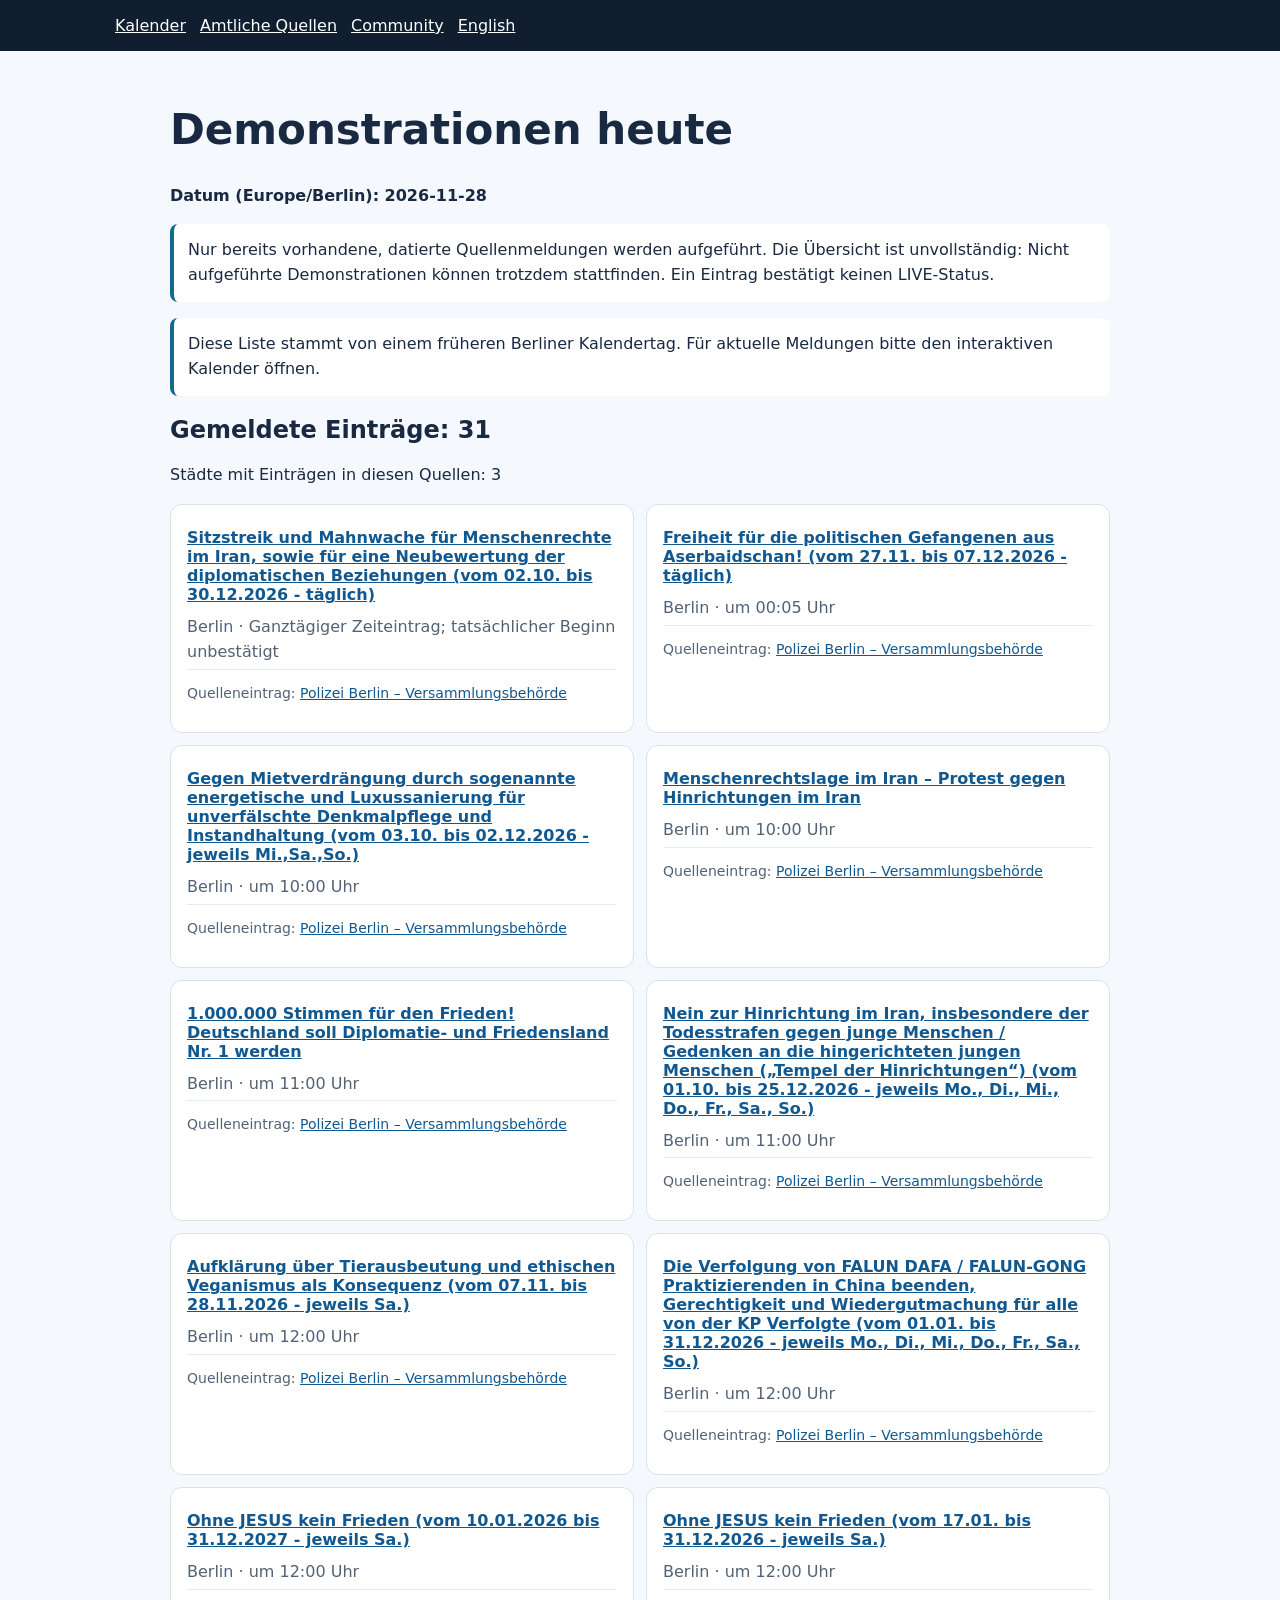
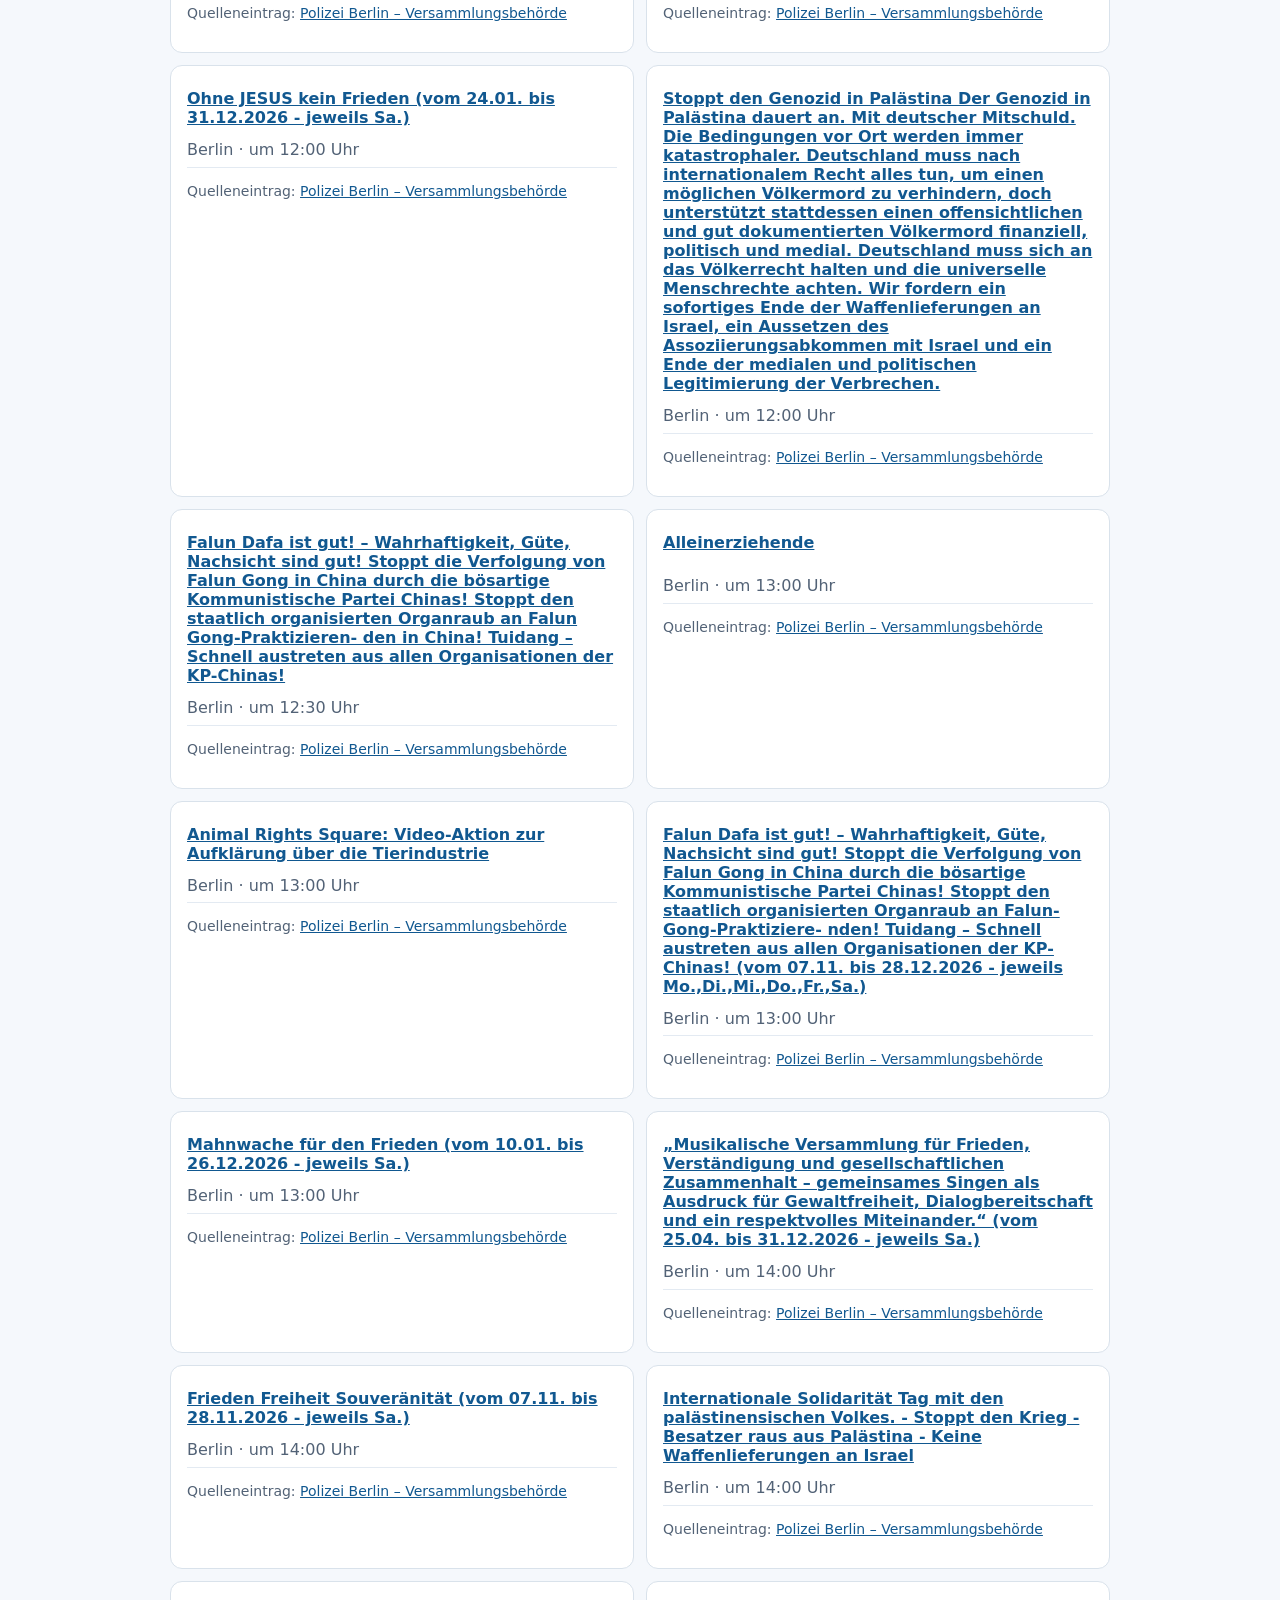
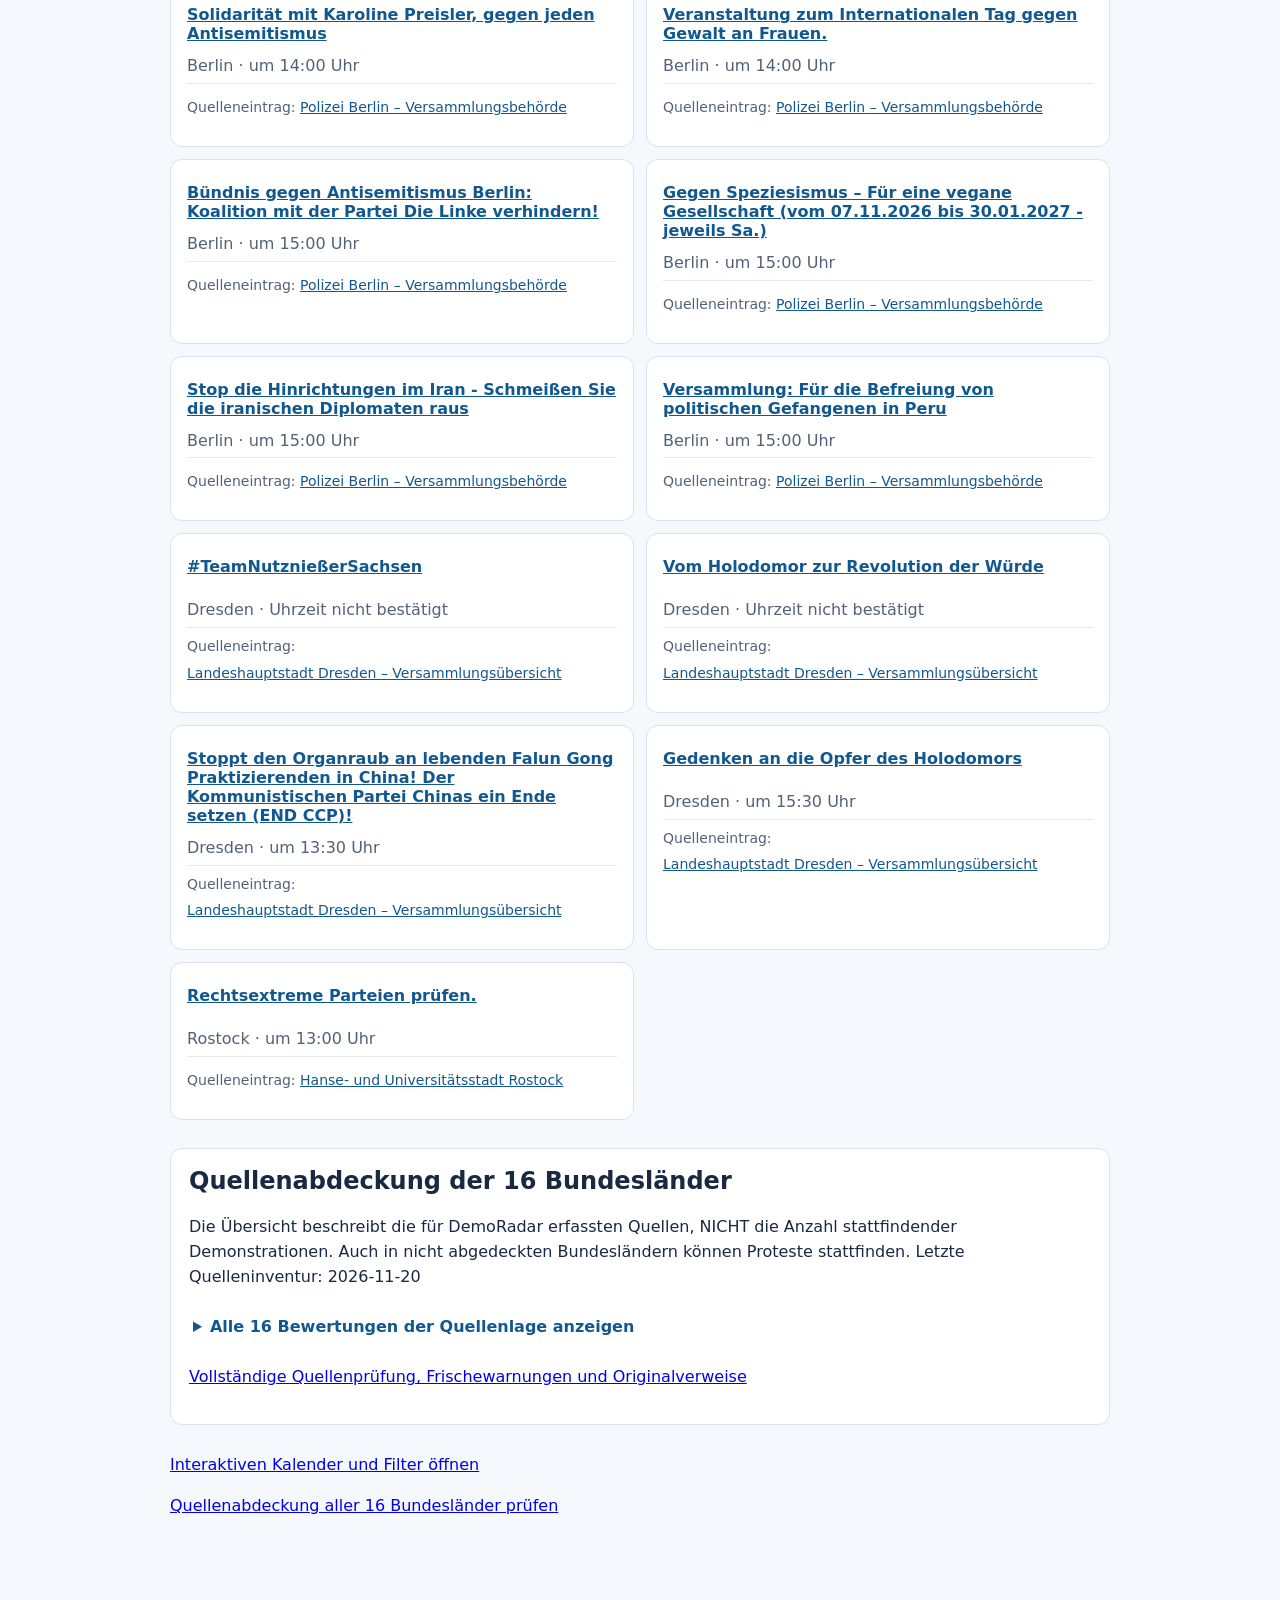
<file: heute/index.html>
<!doctype html><html lang="de"><head><meta charset="utf-8"><meta name="viewport" content="width=device-width,initial-scale=1"><title>Demonstrationen heute in Deutschland | DemoRadar</title><meta name="description" content="Heute gemeldete Demonstrationen nach Ort und bekannter Uhrzeit. Unvollständige Abdeckung; Originalquelle beachten."><meta name="robots" content="index,follow"><link rel="canonical" href="https://demoradar.pages.dev/heute/"><link rel="alternate" hreflang="de" href="https://demoradar.pages.dev/heute/"><link rel="alternate" hreflang="en" href="https://demoradar.pages.dev/en/today/"><link rel="alternate" hreflang="x-default" href="https://demoradar.pages.dev/heute/"><style>:root{font-family:system-ui,sans-serif;color:#192942;background:#f5f8fc}*{box-sizing:border-box}body{margin:0}header{background:#111e30;padding:16px max(20px,calc((100vw - 1050px)/2))}nav{display:flex;flex-wrap:wrap;gap:14px}nav a{color:white}main{max-width:980px;margin:auto;padding:26px 20px 70px}h1{font-size:clamp(27px,5vw,42px);line-height:1.2}p{line-height:1.55}.notice{border-left:4px solid #126b8a;background:white;padding:14px;border-radius:8px}ul{padding:0;list-style:none;display:grid;grid-template-columns:repeat(auto-fit,minmax(min(100%,360px),1fr));gap:12px}.item{border:1px solid #d9e2eb;background:white;border-radius:12px;padding:16px;min-width:0;overflow-wrap:anywhere}.event{font-weight:700;color:#115890;display:inline-block;padding:7px 0;min-height:44px}.item p{color:#526276;margin:4px 0}.evidence{font-size:14px;border-top:1px solid #e3eaf2;padding-top:8px;overflow-wrap:anywhere}.evidence a{color:#115890;display:inline-block;min-height:34px;padding:5px 0}.notice[hidden]{display:none}.coverage{background:#fff;border:1px solid #d9e2eb;border-radius:12px;padding:18px;margin:28px 0}.coverage h2{margin-top:0}.coverage summary{cursor:pointer;min-height:44px;padding:12px 4px;font-weight:750;color:#115890}.coverage summary:focus-visible{outline:3px solid #db9f19;outline-offset:3px}.state-list{grid-template-columns:repeat(auto-fit,minmax(min(100%,300px),1fr));gap:8px}.state-list li{padding:12px;border:1px solid #e3eaf2;border-radius:8px;display:flex;flex-direction:column;gap:5px}.state-name{font-weight:700}.state-scope{color:#526276;font-size:14px}a:focus-visible{outline:3px solid #db9f19;outline-offset:3px}.bottom{margin-top:24px}</style></head><body><header><nav aria-label="Navigation"><a href="/">Kalender</a><a href="/sources/">Amtliche Quellen</a><a href="/community/">Community</a><a href="/en/today/" hreflang="en">English</a></nav></header><main><h1>Demonstrationen heute</h1><p><strong>Datum (Europe/Berlin): 2026-11-28</strong></p><p class="notice">Nur bereits vorhandene, datierte Quellenmeldungen werden aufgeführt. Die Übersicht ist unvollständig: Nicht aufgeführte Demonstrationen können trotzdem stattfinden. Ein Eintrag bestätigt keinen LIVE-Status.</p><p class="notice" id="staleNotice" hidden role="status">Diese Liste stammt von einem früheren Berliner Kalendertag. Für aktuelle Meldungen bitte den interaktiven Kalender öffnen.</p><h2>Gemeldete Einträge: 31</h2><p>Städte mit Einträgen in diesen Quellen: 3</p><ul><li class="item"><a class="event" href="/?event=berlin-74#eventDetail">Sitzstreik und Mahnwache für Menschenrechte im Iran, sowie für eine Neubewertung der diplomatischen Beziehungen (vom 02.10. bis 30.12.2026 - täglich)</a><p>Berlin · Ganztägiger Zeiteintrag; tatsächlicher Beginn unbestätigt</p><p class="evidence">Quelleneintrag: <a href="https://www.berlin.de/polizei/service/versammlungsbehoerde/versammlungen-aufzuege/" target="_blank" rel="noopener noreferrer">Polizei Berlin – Versammlungsbehörde</a></p></li>
<li class="item"><a class="event" href="/?event=berlin-77#eventDetail">Freiheit für die politischen Gefangenen aus Aserbaidschan! (vom 27.11. bis 07.12.2026 - täglich)</a><p>Berlin · um 00:05 Uhr</p><p class="evidence">Quelleneintrag: <a href="https://www.berlin.de/polizei/service/versammlungsbehoerde/versammlungen-aufzuege/" target="_blank" rel="noopener noreferrer">Polizei Berlin – Versammlungsbehörde</a></p></li>
<li class="item"><a class="event" href="/?event=berlin-83#eventDetail">Gegen Mietverdrängung durch sogenannte energetische und Luxussanierung für unverfälschte Denkmalpflege und Instandhaltung (vom 03.10. bis 02.12.2026 - jeweils Mi.,Sa.,So.)</a><p>Berlin · um 10:00 Uhr</p><p class="evidence">Quelleneintrag: <a href="https://www.berlin.de/polizei/service/versammlungsbehoerde/versammlungen-aufzuege/" target="_blank" rel="noopener noreferrer">Polizei Berlin – Versammlungsbehörde</a></p></li>
<li class="item"><a class="event" href="/?event=berlin-80#eventDetail">Menschenrechtslage im Iran – Protest gegen Hinrichtungen im Iran</a><p>Berlin · um 10:00 Uhr</p><p class="evidence">Quelleneintrag: <a href="https://www.berlin.de/polizei/service/versammlungsbehoerde/versammlungen-aufzuege/" target="_blank" rel="noopener noreferrer">Polizei Berlin – Versammlungsbehörde</a></p></li>
<li class="item"><a class="event" href="/?event=berlin-86#eventDetail">1.000.000 Stimmen für den Frieden! Deutschland soll Diplomatie- und Friedensland Nr. 1 werden</a><p>Berlin · um 11:00 Uhr</p><p class="evidence">Quelleneintrag: <a href="https://www.berlin.de/polizei/service/versammlungsbehoerde/versammlungen-aufzuege/" target="_blank" rel="noopener noreferrer">Polizei Berlin – Versammlungsbehörde</a></p></li>
<li class="item"><a class="event" href="/?event=berlin-89#eventDetail">Nein zur Hinrichtung im Iran, insbesondere der Todesstrafen gegen junge Menschen / Gedenken an die hingerichteten jungen Menschen („Tempel der Hinrichtungen“) (vom 01.10. bis 25.12.2026 - jeweils Mo., Di., Mi., Do., Fr., Sa., So.)</a><p>Berlin · um 11:00 Uhr</p><p class="evidence">Quelleneintrag: <a href="https://www.berlin.de/polizei/service/versammlungsbehoerde/versammlungen-aufzuege/" target="_blank" rel="noopener noreferrer">Polizei Berlin – Versammlungsbehörde</a></p></li>
<li class="item"><a class="event" href="/?event=berlin-104#eventDetail">Aufklärung über Tierausbeutung und ethischen Veganismus als Konsequenz (vom 07.11. bis 28.11.2026 - jeweils Sa.)</a><p>Berlin · um 12:00 Uhr</p><p class="evidence">Quelleneintrag: <a href="https://www.berlin.de/polizei/service/versammlungsbehoerde/versammlungen-aufzuege/" target="_blank" rel="noopener noreferrer">Polizei Berlin – Versammlungsbehörde</a></p></li>
<li class="item"><a class="event" href="/?event=berlin-92#eventDetail">Die Verfolgung von FALUN DAFA / FALUN-GONG Praktizierenden in China beenden, Gerechtigkeit und Wiedergutmachung für alle von der KP Verfolgte (vom 01.01. bis 31.12.2026 - jeweils Mo., Di., Mi., Do., Fr., Sa., So.)</a><p>Berlin · um 12:00 Uhr</p><p class="evidence">Quelleneintrag: <a href="https://www.berlin.de/polizei/service/versammlungsbehoerde/versammlungen-aufzuege/" target="_blank" rel="noopener noreferrer">Polizei Berlin – Versammlungsbehörde</a></p></li>
<li class="item"><a class="event" href="/?event=berlin-95#eventDetail">Ohne JESUS kein Frieden (vom 10.01.2026 bis 31.12.2027 - jeweils Sa.)</a><p>Berlin · um 12:00 Uhr</p><p class="evidence">Quelleneintrag: <a href="https://www.berlin.de/polizei/service/versammlungsbehoerde/versammlungen-aufzuege/" target="_blank" rel="noopener noreferrer">Polizei Berlin – Versammlungsbehörde</a></p></li>
<li class="item"><a class="event" href="/?event=berlin-98#eventDetail">Ohne JESUS kein Frieden (vom 17.01. bis 31.12.2026 - jeweils Sa.)</a><p>Berlin · um 12:00 Uhr</p><p class="evidence">Quelleneintrag: <a href="https://www.berlin.de/polizei/service/versammlungsbehoerde/versammlungen-aufzuege/" target="_blank" rel="noopener noreferrer">Polizei Berlin – Versammlungsbehörde</a></p></li>
<li class="item"><a class="event" href="/?event=berlin-101#eventDetail">Ohne JESUS kein Frieden (vom 24.01. bis 31.12.2026 - jeweils Sa.)</a><p>Berlin · um 12:00 Uhr</p><p class="evidence">Quelleneintrag: <a href="https://www.berlin.de/polizei/service/versammlungsbehoerde/versammlungen-aufzuege/" target="_blank" rel="noopener noreferrer">Polizei Berlin – Versammlungsbehörde</a></p></li>
<li class="item"><a class="event" href="/?event=berlin-107#eventDetail">Stoppt den Genozid in Palästina Der Genozid in Palästina dauert an. Mit deutscher Mitschuld. Die Bedingungen vor Ort werden immer katastrophaler. Deutschland muss nach internationalem Recht alles tun, um einen möglichen Völkermord zu verhindern, doch unterstützt stattdessen einen offensichtlichen und gut dokumentierten Völkermord finanziell, politisch und medial. Deutschland muss sich an das Völkerrecht halten und die universelle Menschrechte achten. Wir fordern ein sofortiges Ende der Waffenlieferungen an Israel, ein Aussetzen des Assoziierungsabkommen mit Israel und ein Ende der medialen und politischen Legitimierung der Verbrechen.</a><p>Berlin · um 12:00 Uhr</p><p class="evidence">Quelleneintrag: <a href="https://www.berlin.de/polizei/service/versammlungsbehoerde/versammlungen-aufzuege/" target="_blank" rel="noopener noreferrer">Polizei Berlin – Versammlungsbehörde</a></p></li>
<li class="item"><a class="event" href="/?event=berlin-110#eventDetail">Falun Dafa ist gut! – Wahrhaftigkeit, Güte, Nachsicht sind gut! Stoppt die Verfolgung von Falun Gong in China durch die bösartige Kommunistische Partei Chinas! Stoppt den staatlich organisierten Organraub an Falun Gong-Praktizieren- den in China! Tuidang – Schnell austreten aus allen Organisationen der KP-Chinas!</a><p>Berlin · um 12:30 Uhr</p><p class="evidence">Quelleneintrag: <a href="https://www.berlin.de/polizei/service/versammlungsbehoerde/versammlungen-aufzuege/" target="_blank" rel="noopener noreferrer">Polizei Berlin – Versammlungsbehörde</a></p></li>
<li class="item"><a class="event" href="/?event=berlin-113#eventDetail">Alleinerziehende</a><p>Berlin · um 13:00 Uhr</p><p class="evidence">Quelleneintrag: <a href="https://www.berlin.de/polizei/service/versammlungsbehoerde/versammlungen-aufzuege/" target="_blank" rel="noopener noreferrer">Polizei Berlin – Versammlungsbehörde</a></p></li>
<li class="item"><a class="event" href="/?event=berlin-122#eventDetail">Animal Rights Square: Video-Aktion zur Aufklärung über die Tierindustrie</a><p>Berlin · um 13:00 Uhr</p><p class="evidence">Quelleneintrag: <a href="https://www.berlin.de/polizei/service/versammlungsbehoerde/versammlungen-aufzuege/" target="_blank" rel="noopener noreferrer">Polizei Berlin – Versammlungsbehörde</a></p></li>
<li class="item"><a class="event" href="/?event=berlin-119#eventDetail">Falun Dafa ist gut! – Wahrhaftigkeit, Güte, Nachsicht sind gut! Stoppt die Verfolgung von Falun Gong in China durch die bösartige Kommunistische Partei Chinas! Stoppt den staatlich organisierten Organraub an Falun- Gong-Praktiziere- nden! Tuidang – Schnell austreten aus allen Organisationen der KP-Chinas! (vom 07.11. bis 28.12.2026 - jeweils Mo.,Di.,Mi.,Do.,Fr.,Sa.)</a><p>Berlin · um 13:00 Uhr</p><p class="evidence">Quelleneintrag: <a href="https://www.berlin.de/polizei/service/versammlungsbehoerde/versammlungen-aufzuege/" target="_blank" rel="noopener noreferrer">Polizei Berlin – Versammlungsbehörde</a></p></li>
<li class="item"><a class="event" href="/?event=berlin-116#eventDetail">Mahnwache für den Frieden (vom 10.01. bis 26.12.2026 - jeweils Sa.)</a><p>Berlin · um 13:00 Uhr</p><p class="evidence">Quelleneintrag: <a href="https://www.berlin.de/polizei/service/versammlungsbehoerde/versammlungen-aufzuege/" target="_blank" rel="noopener noreferrer">Polizei Berlin – Versammlungsbehörde</a></p></li>
<li class="item"><a class="event" href="/?event=berlin-125#eventDetail">„Musikalische Versammlung für Frieden, Verständigung und gesellschaftlichen Zusammenhalt – gemeinsames Singen als Ausdruck für Gewaltfreiheit, Dialogbereitschaft und ein respektvolles Miteinander.“ (vom 25.04. bis 31.12.2026 - jeweils Sa.)</a><p>Berlin · um 14:00 Uhr</p><p class="evidence">Quelleneintrag: <a href="https://www.berlin.de/polizei/service/versammlungsbehoerde/versammlungen-aufzuege/" target="_blank" rel="noopener noreferrer">Polizei Berlin – Versammlungsbehörde</a></p></li>
<li class="item"><a class="event" href="/?event=berlin-128#eventDetail">Frieden Freiheit Souveränität (vom 07.11. bis 28.11.2026 - jeweils Sa.)</a><p>Berlin · um 14:00 Uhr</p><p class="evidence">Quelleneintrag: <a href="https://www.berlin.de/polizei/service/versammlungsbehoerde/versammlungen-aufzuege/" target="_blank" rel="noopener noreferrer">Polizei Berlin – Versammlungsbehörde</a></p></li>
<li class="item"><a class="event" href="/?event=berlin-134#eventDetail">Internationale Solidarität Tag mit den palästinensischen Volkes. - Stoppt den Krieg - Besatzer raus aus Palästina - Keine Waffenlieferungen an Israel</a><p>Berlin · um 14:00 Uhr</p><p class="evidence">Quelleneintrag: <a href="https://www.berlin.de/polizei/service/versammlungsbehoerde/versammlungen-aufzuege/" target="_blank" rel="noopener noreferrer">Polizei Berlin – Versammlungsbehörde</a></p></li>
<li class="item"><a class="event" href="/?event=berlin-131#eventDetail">Solidarität mit Karoline Preisler, gegen jeden Antisemitismus</a><p>Berlin · um 14:00 Uhr</p><p class="evidence">Quelleneintrag: <a href="https://www.berlin.de/polizei/service/versammlungsbehoerde/versammlungen-aufzuege/" target="_blank" rel="noopener noreferrer">Polizei Berlin – Versammlungsbehörde</a></p></li>
<li class="item"><a class="event" href="/?event=berlin-137#eventDetail">Veranstaltung zum Internationalen Tag gegen Gewalt an Frauen.</a><p>Berlin · um 14:00 Uhr</p><p class="evidence">Quelleneintrag: <a href="https://www.berlin.de/polizei/service/versammlungsbehoerde/versammlungen-aufzuege/" target="_blank" rel="noopener noreferrer">Polizei Berlin – Versammlungsbehörde</a></p></li>
<li class="item"><a class="event" href="/?event=berlin-140#eventDetail">Bündnis gegen Antisemitismus Berlin: Koalition mit der Partei Die Linke verhindern!</a><p>Berlin · um 15:00 Uhr</p><p class="evidence">Quelleneintrag: <a href="https://www.berlin.de/polizei/service/versammlungsbehoerde/versammlungen-aufzuege/" target="_blank" rel="noopener noreferrer">Polizei Berlin – Versammlungsbehörde</a></p></li>
<li class="item"><a class="event" href="/?event=berlin-146#eventDetail">Gegen Speziesismus – Für eine vegane Gesellschaft (vom 07.11.2026 bis 30.01.2027 - jeweils Sa.)</a><p>Berlin · um 15:00 Uhr</p><p class="evidence">Quelleneintrag: <a href="https://www.berlin.de/polizei/service/versammlungsbehoerde/versammlungen-aufzuege/" target="_blank" rel="noopener noreferrer">Polizei Berlin – Versammlungsbehörde</a></p></li>
<li class="item"><a class="event" href="/?event=berlin-149#eventDetail">Stop die Hinrichtungen im Iran - Schmeißen Sie die iranischen Diplomaten raus</a><p>Berlin · um 15:00 Uhr</p><p class="evidence">Quelleneintrag: <a href="https://www.berlin.de/polizei/service/versammlungsbehoerde/versammlungen-aufzuege/" target="_blank" rel="noopener noreferrer">Polizei Berlin – Versammlungsbehörde</a></p></li>
<li class="item"><a class="event" href="/?event=berlin-143#eventDetail">Versammlung: Für die Befreiung von politischen Gefangenen in Peru</a><p>Berlin · um 15:00 Uhr</p><p class="evidence">Quelleneintrag: <a href="https://www.berlin.de/polizei/service/versammlungsbehoerde/versammlungen-aufzuege/" target="_blank" rel="noopener noreferrer">Polizei Berlin – Versammlungsbehörde</a></p></li>
<li class="item"><a class="event" href="/?event=dresden-372783e14f2cdc5a#eventDetail">#TeamNutznießerSachsen</a><p>Dresden · Uhrzeit nicht bestätigt</p><p class="evidence">Quelleneintrag: <a href="https://www.dresden.de/de/rathaus/dienstleistungen/versammlungsuebersicht.php" target="_blank" rel="noopener noreferrer">Landeshauptstadt Dresden – Versammlungsübersicht</a></p></li>
<li class="item"><a class="event" href="/?event=dresden-8d09663ef7bf0f15#eventDetail">Vom Holodomor zur Revolution der Würde</a><p>Dresden · Uhrzeit nicht bestätigt</p><p class="evidence">Quelleneintrag: <a href="https://www.dresden.de/de/rathaus/dienstleistungen/versammlungsuebersicht.php" target="_blank" rel="noopener noreferrer">Landeshauptstadt Dresden – Versammlungsübersicht</a></p></li>
<li class="item"><a class="event" href="/?event=dresden-9bd91deb19b3c218#eventDetail">Stoppt den Organraub an lebenden Falun Gong Praktizierenden in China! Der Kommunistischen Partei Chinas ein Ende setzen (END CCP)!</a><p>Dresden · um 13:30 Uhr</p><p class="evidence">Quelleneintrag: <a href="https://www.dresden.de/de/rathaus/dienstleistungen/versammlungsuebersicht.php" target="_blank" rel="noopener noreferrer">Landeshauptstadt Dresden – Versammlungsübersicht</a></p></li>
<li class="item"><a class="event" href="/?event=dresden-5b36aac761866bf6#eventDetail">Gedenken an die Opfer des Holodomors</a><p>Dresden · um 15:30 Uhr</p><p class="evidence">Quelleneintrag: <a href="https://www.dresden.de/de/rathaus/dienstleistungen/versammlungsuebersicht.php" target="_blank" rel="noopener noreferrer">Landeshauptstadt Dresden – Versammlungsübersicht</a></p></li>
<li class="item"><a class="event" href="/?event=rostock-8ab8cfe8bdc892d7#eventDetail">Rechtsextreme Parteien prüfen.</a><p>Rostock · um 13:00 Uhr</p><p class="evidence">Quelleneintrag: <a href="https://rathaus.rostock.de/de/versammlungen/343356?r=artikellink" target="_blank" rel="noopener noreferrer">Hanse- und Universitätsstadt Rostock</a></p></li></ul><section aria-labelledby="stateCoverageHead" class="coverage"><h2 id="stateCoverageHead">Quellenabdeckung der 16 Bundesländer</h2><p>Die Übersicht beschreibt die für DemoRadar erfassten Quellen, NICHT die Anzahl stattfindender Demonstrationen. Auch in nicht abgedeckten Bundesländern können Proteste stattfinden. Letzte Quelleninventur: 2026-11-20</p><details><summary>Alle 16 Bewertungen der Quellenlage anzeigen</summary><ul class="state-list"><li><span class="state-name">Baden-Württemberg</span><span class="state-scope">Nur lokale Quellen oder Einzelmeldungen; keine landesweite Abdeckung</span></li><li><span class="state-name">Bayern</span><span class="state-scope">Nur lokale Quellen oder Einzelmeldungen; keine landesweite Abdeckung</span></li><li><span class="state-name">Berlin</span><span class="state-scope">Amtlicher Stadt-/Gebietsfeed; keine landesweite Abdeckung</span></li><li><span class="state-name">Brandenburg</span><span class="state-scope">Nur lokale Quellen oder Einzelmeldungen; keine landesweite Abdeckung</span></li><li><span class="state-name">Bremen</span><span class="state-scope">Kein regelmäßiger amtlicher Terminfeed für dieses Projekt bestätigt</span></li><li><span class="state-name">Hamburg</span><span class="state-scope">Kein regelmäßiger amtlicher Terminfeed für dieses Projekt bestätigt</span></li><li><span class="state-name">Hessen</span><span class="state-scope">Nur lokale Quellen oder Einzelmeldungen; keine landesweite Abdeckung</span></li><li><span class="state-name">Mecklenburg-Vorpommern</span><span class="state-scope">Nur lokale Quellen oder Einzelmeldungen; keine landesweite Abdeckung</span></li><li><span class="state-name">Niedersachsen</span><span class="state-scope">Nur lokale Quellen oder Einzelmeldungen; keine landesweite Abdeckung</span></li><li><span class="state-name">Nordrhein-Westfalen</span><span class="state-scope">Nur lokale Quellen oder Einzelmeldungen; keine landesweite Abdeckung</span></li><li><span class="state-name">Rheinland-Pfalz</span><span class="state-scope">Nur lokale Quellen oder Einzelmeldungen; keine landesweite Abdeckung</span></li><li><span class="state-name">Saarland</span><span class="state-scope">Kein regelmäßiger amtlicher Terminfeed für dieses Projekt bestätigt</span></li><li><span class="state-name">Sachsen</span><span class="state-scope">Amtlicher Stadt-/Gebietsfeed; keine landesweite Abdeckung</span></li><li><span class="state-name">Sachsen-Anhalt</span><span class="state-scope">Kein regelmäßiger amtlicher Terminfeed für dieses Projekt bestätigt</span></li><li><span class="state-name">Schleswig-Holstein</span><span class="state-scope">Nur lokale Quellen oder Einzelmeldungen; keine landesweite Abdeckung</span></li><li><span class="state-name">Thüringen</span><span class="state-scope">Nur lokale Quellen oder Einzelmeldungen; keine landesweite Abdeckung</span></li></ul></details><p><a href="/sources/">Vollständige Quellenprüfung, Frischewarnungen und Originalverweise</a></p></section><p class="bottom"><a href="/">Interaktiven Kalender und Filter öffnen</a></p><p><a href="/sources/">Quellenabdeckung aller 16 Bundesländer prüfen</a></p></main><script>(function(){const day=new Intl.DateTimeFormat("sv-SE",{timeZone:"Europe/Berlin",year:"numeric",month:"2-digit",day:"2-digit"}).format(new Date());if(day!=="2026-11-28")document.getElementById("staleNotice").hidden=false;})();</script></body></html>
</file>
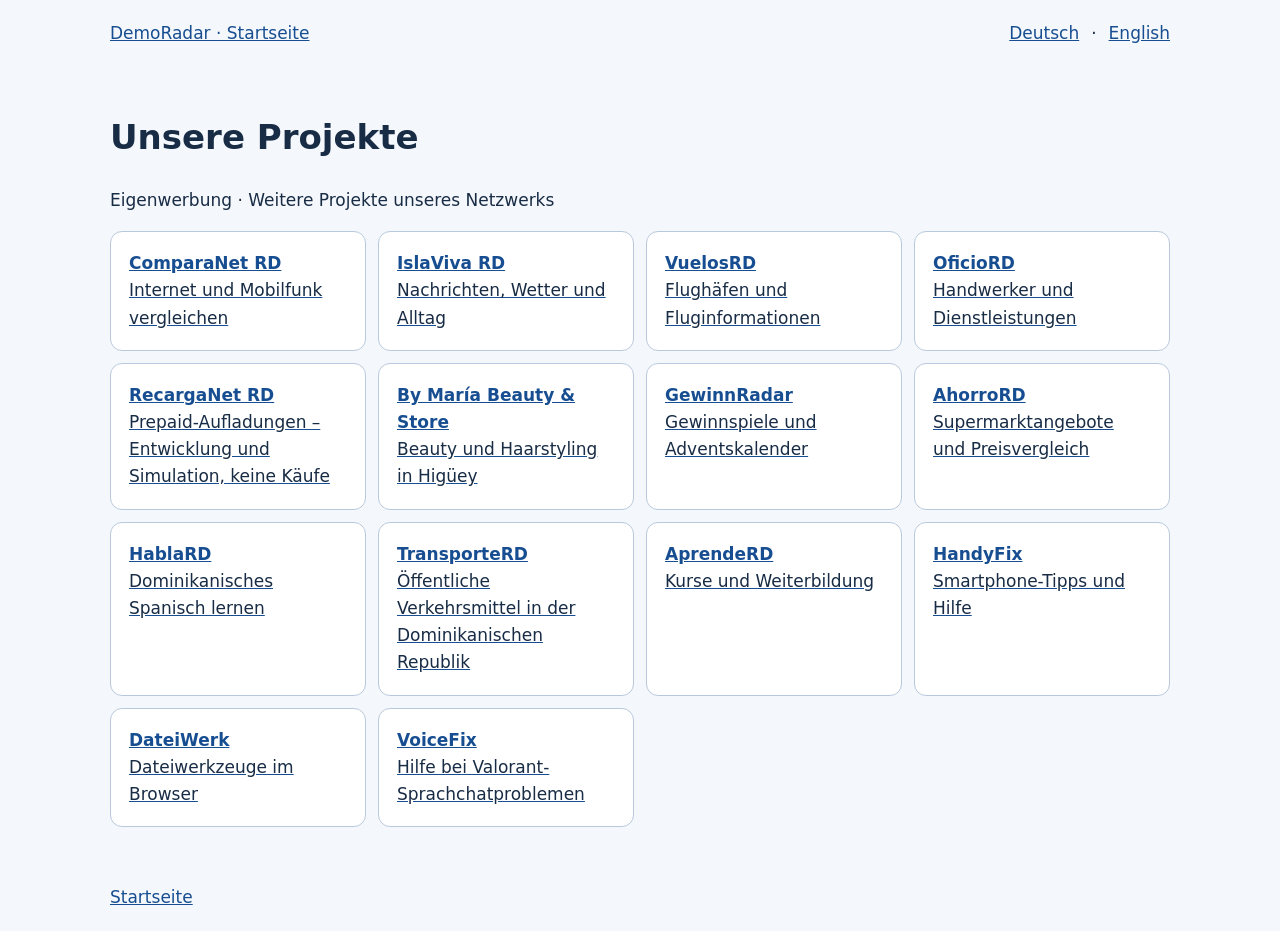
<file: partners/index.html>
<!doctype html><html lang="de"><head><meta charset="utf-8"><meta name="viewport" content="width=device-width,initial-scale=1"><title>Unsere Projekte | DemoRadar</title><meta name="description" content="Eigenwerbung · Weitere Projekte unseres Netzwerks"><link rel="canonical" href="https://demoradar.pages.dev/partners/"><link rel="alternate" hreflang="de" href="https://demoradar.pages.dev/partners/"><link rel="alternate" hreflang="en" href="https://demoradar.pages.dev/en/partners/"><link rel="alternate" hreflang="x-default" href="https://demoradar.pages.dev/partners/"><link rel="stylesheet" href="/partners.css"></head><body><header><a href="/">DemoRadar · Startseite</a><nav><a href="/partners/" hreflang="de" aria-current="page">Deutsch</a> · <a href="/en/partners/" hreflang="en">English</a></nav></header><main><h1>Unsere Projekte</h1><p>Eigenwerbung · Weitere Projekte unseres Netzwerks</p><ul id="partner-cards"><li><a href="https://comparanetrd.pages.dev/"><strong>ComparaNet RD</strong><span>Internet und Mobilfunk vergleichen</span></a></li><li><a href="https://islaviva-rd.pages.dev/"><strong>IslaViva RD</strong><span>Nachrichten, Wetter und Alltag</span></a></li><li><a href="https://vuelosrd.pages.dev/"><strong>VuelosRD</strong><span>Flughäfen und Fluginformationen</span></a></li><li><a href="https://oficiord.pages.dev/"><strong>OficioRD</strong><span>Handwerker und Dienstleistungen</span></a></li><li><a href="https://recarganet-rd.pages.dev/"><strong>RecargaNet RD</strong><span>Prepaid-Aufladungen – Entwicklung und Simulation, keine Käufe</span></a></li><li><a href="https://by-maria-beauty-store.pages.dev/"><strong>By María Beauty &amp; Store</strong><span>Beauty und Haarstyling in Higüey</span></a></li><li><a href="https://gewinnradar.pages.dev/"><strong>GewinnRadar</strong><span>Gewinnspiele und Adventskalender</span></a></li><li><a href="https://ahorrord.pages.dev/"><strong>AhorroRD</strong><span>Supermarktangebote und Preisvergleich</span></a></li><li><a href="https://hablard.pages.dev/"><strong>HablaRD</strong><span>Dominikanisches Spanisch lernen</span></a></li><li><a href="https://transporterd.pages.dev/"><strong>TransporteRD</strong><span>Öffentliche Verkehrsmittel in der Dominikanischen Republik</span></a></li><li><a href="https://aprenderd.pages.dev/"><strong>AprendeRD</strong><span>Kurse und Weiterbildung</span></a></li><li><a href="https://handyfix.pages.dev/"><strong>HandyFix</strong><span>Smartphone-Tipps und Hilfe</span></a></li><li><a href="https://dateiwerk.pages.dev/"><strong>DateiWerk</strong><span>Dateiwerkzeuge im Browser</span></a></li><li><a href="https://voicefix.pages.dev/"><strong>VoiceFix</strong><span>Hilfe bei Valorant-Sprachchatproblemen</span></a></li></ul></main><footer><a href="/">Startseite</a></footer></body></html>
</file>
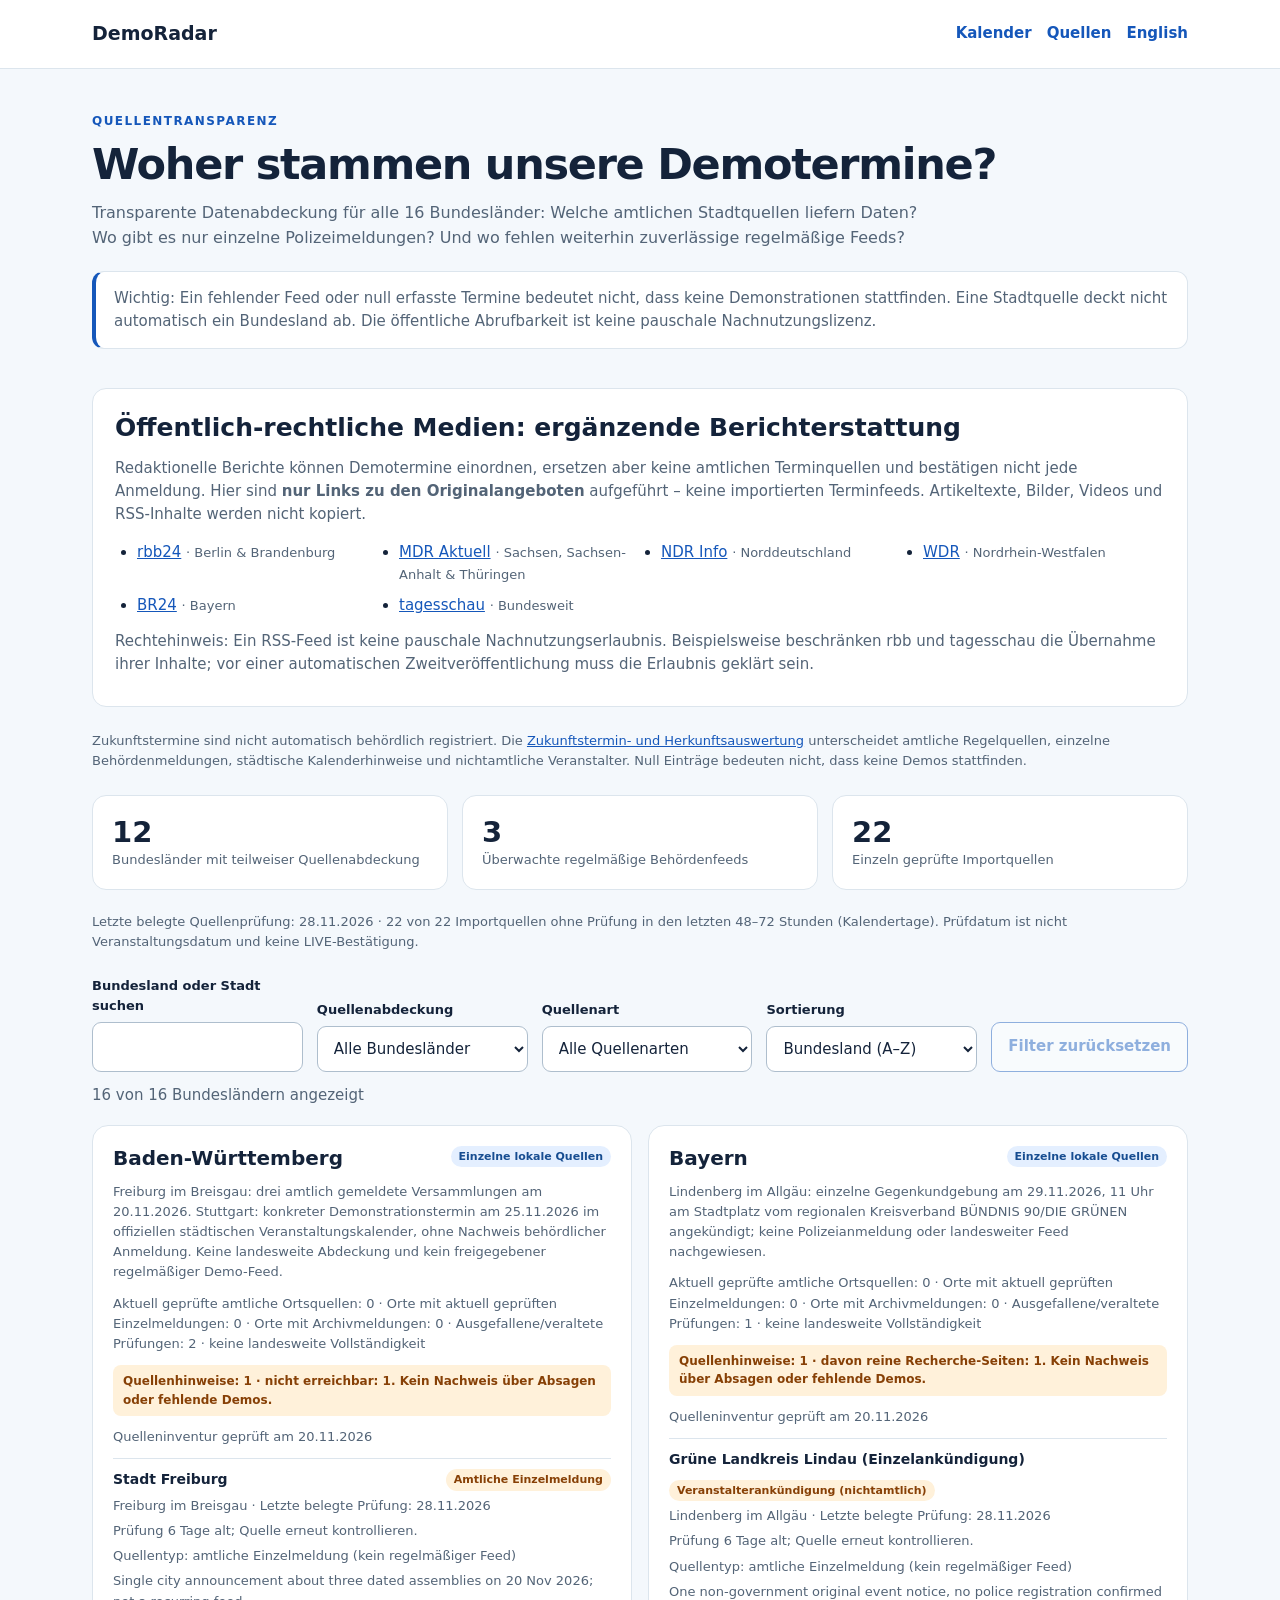
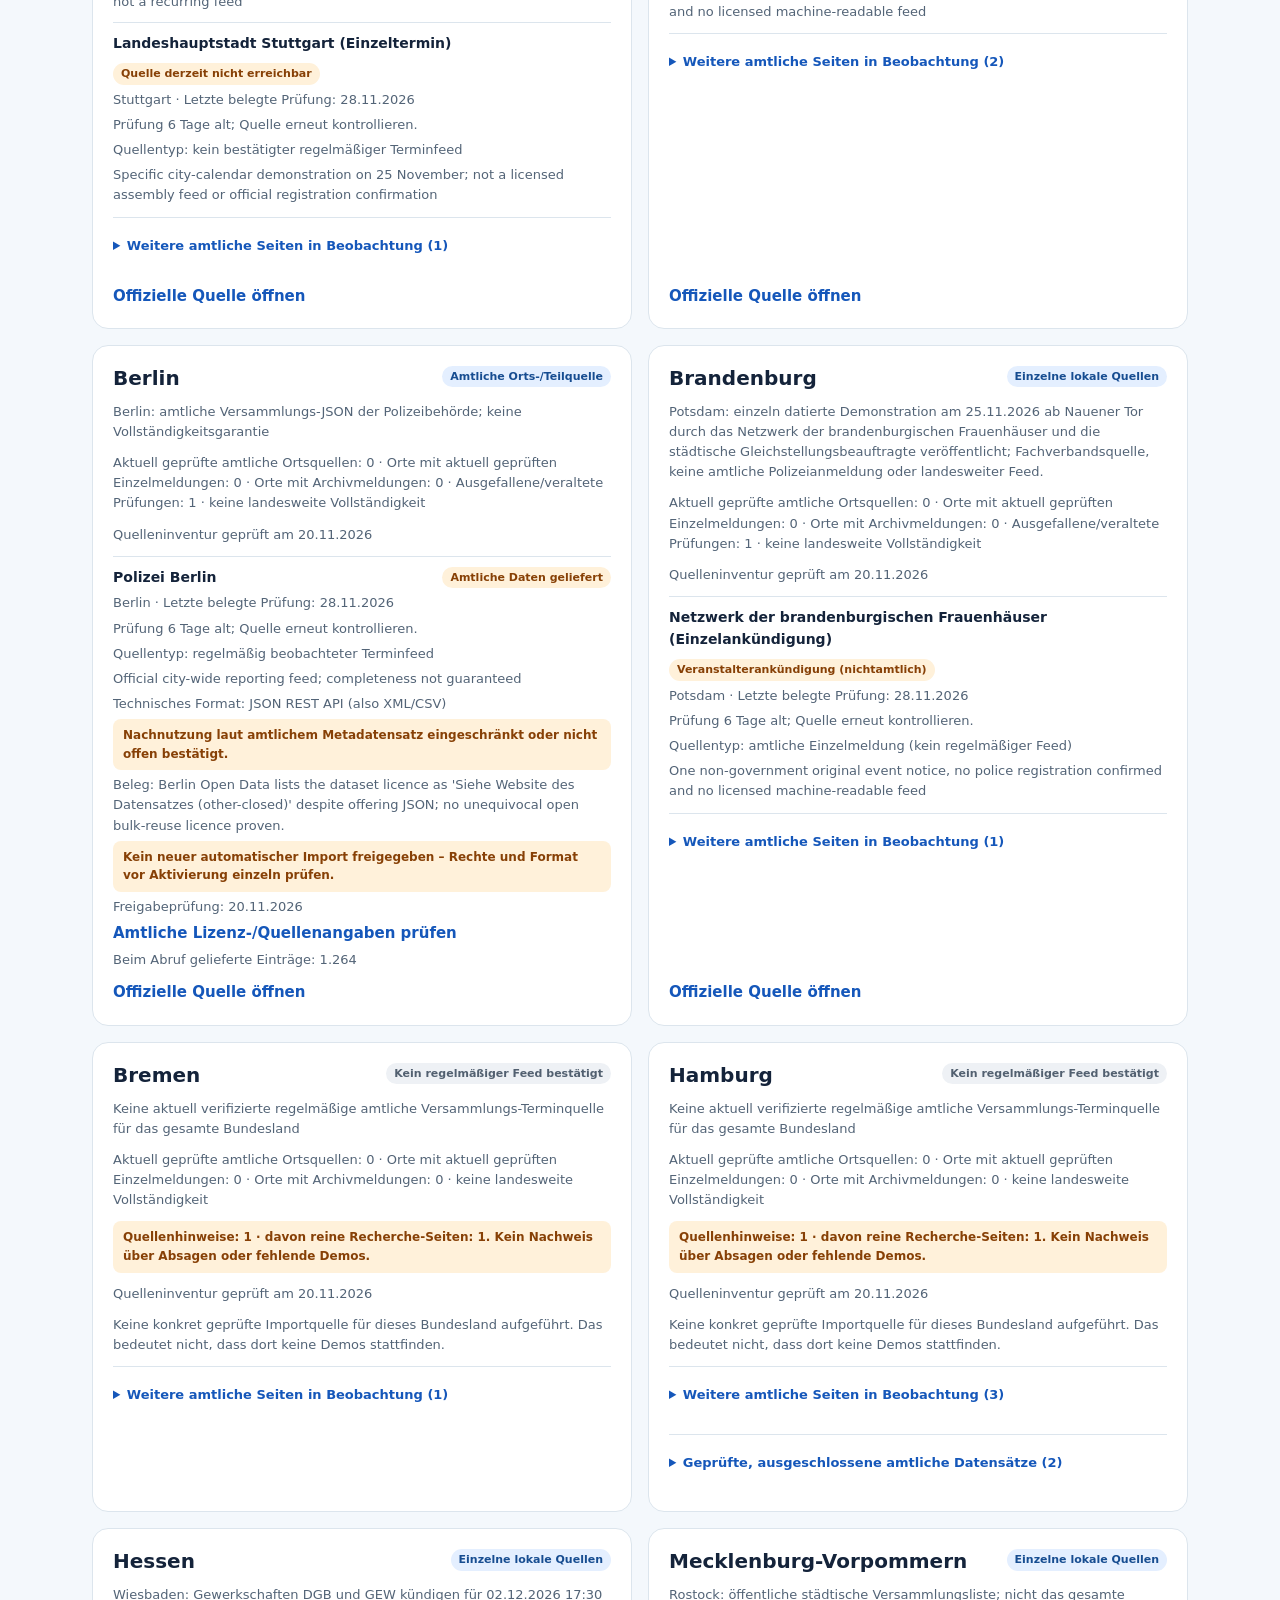
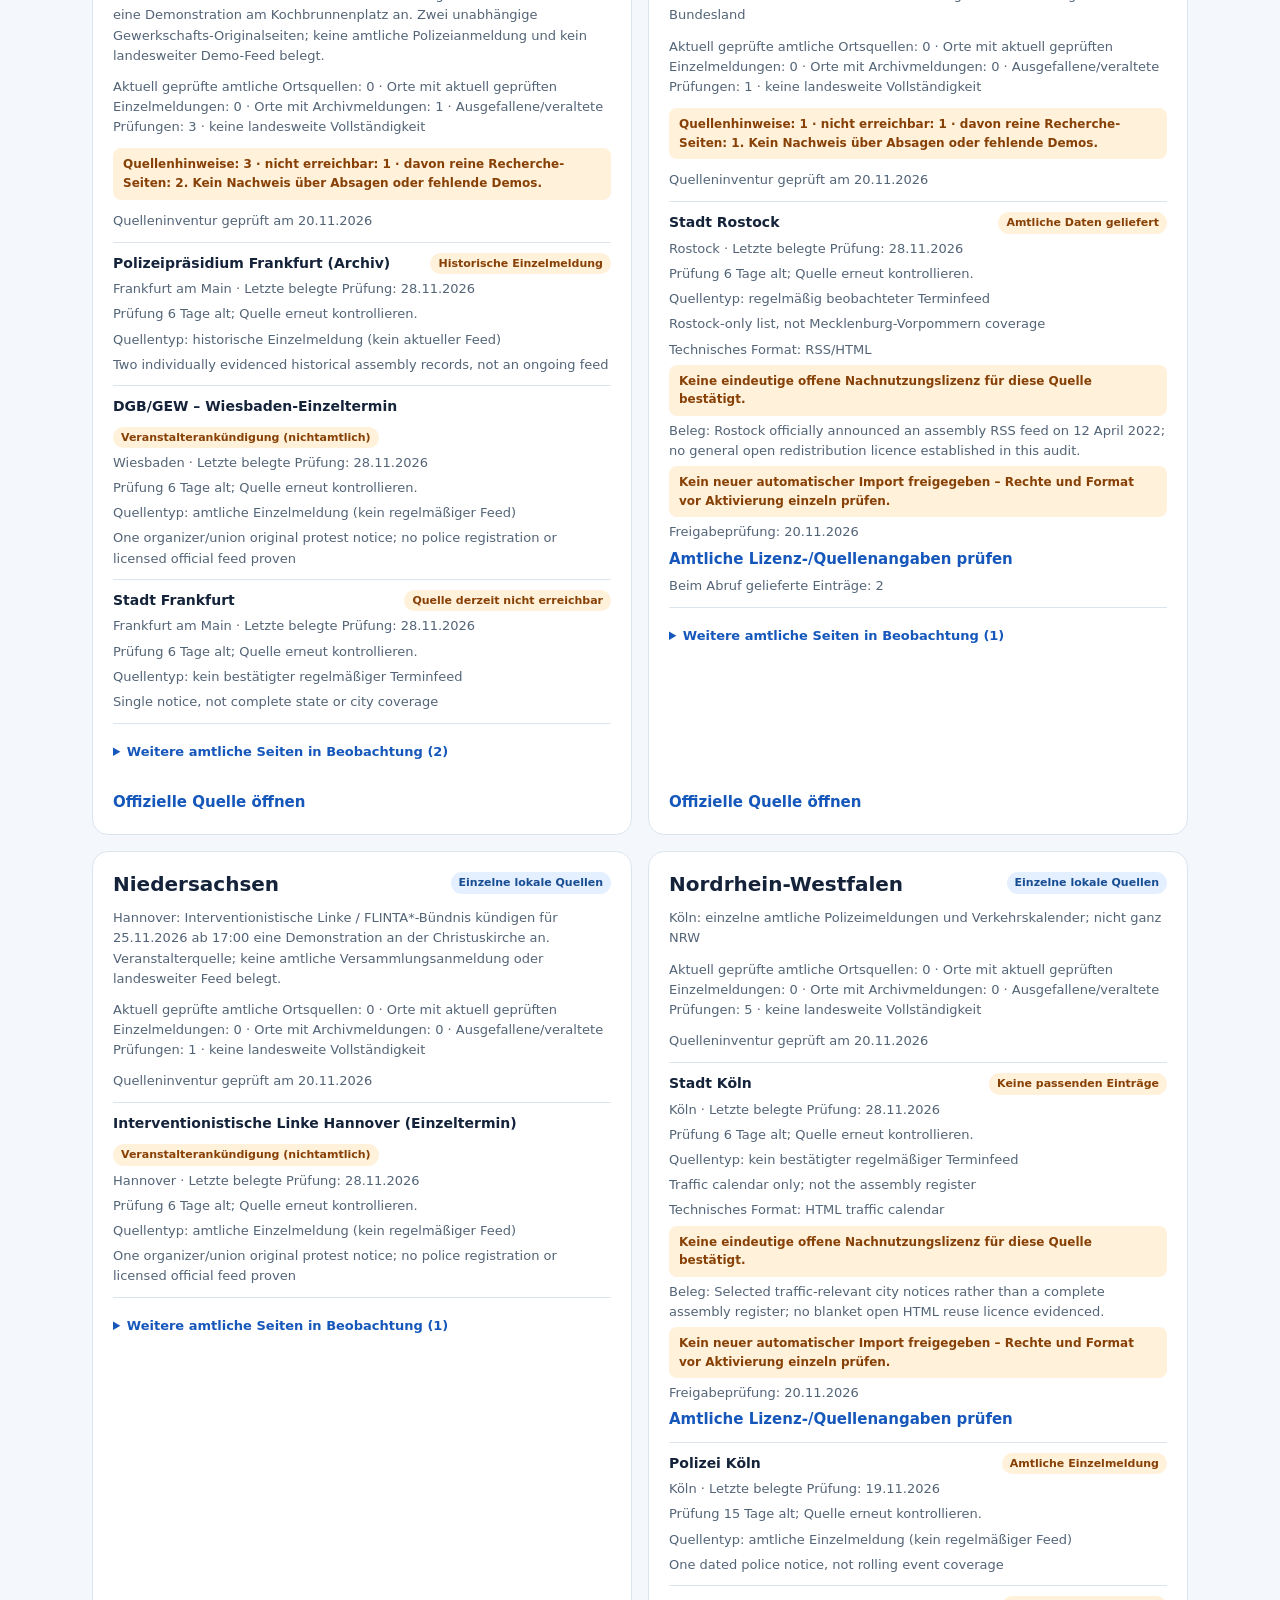
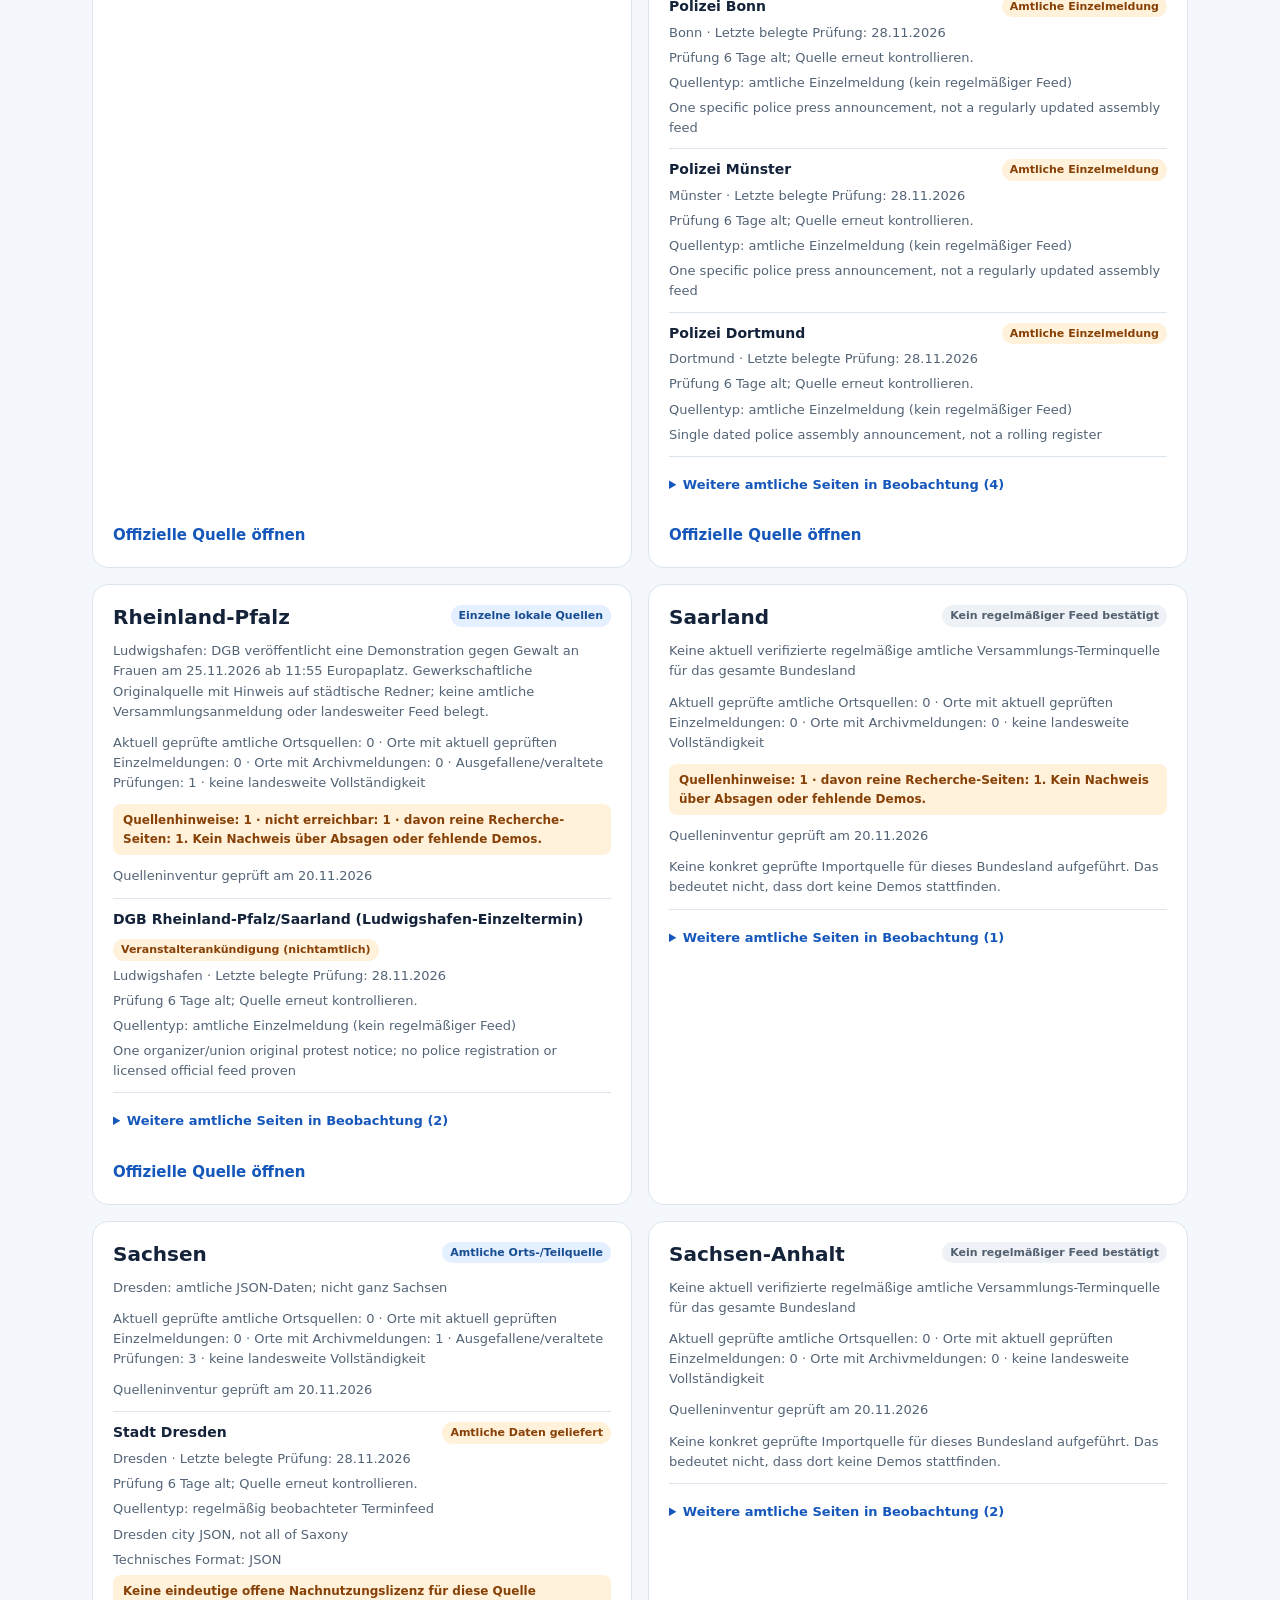
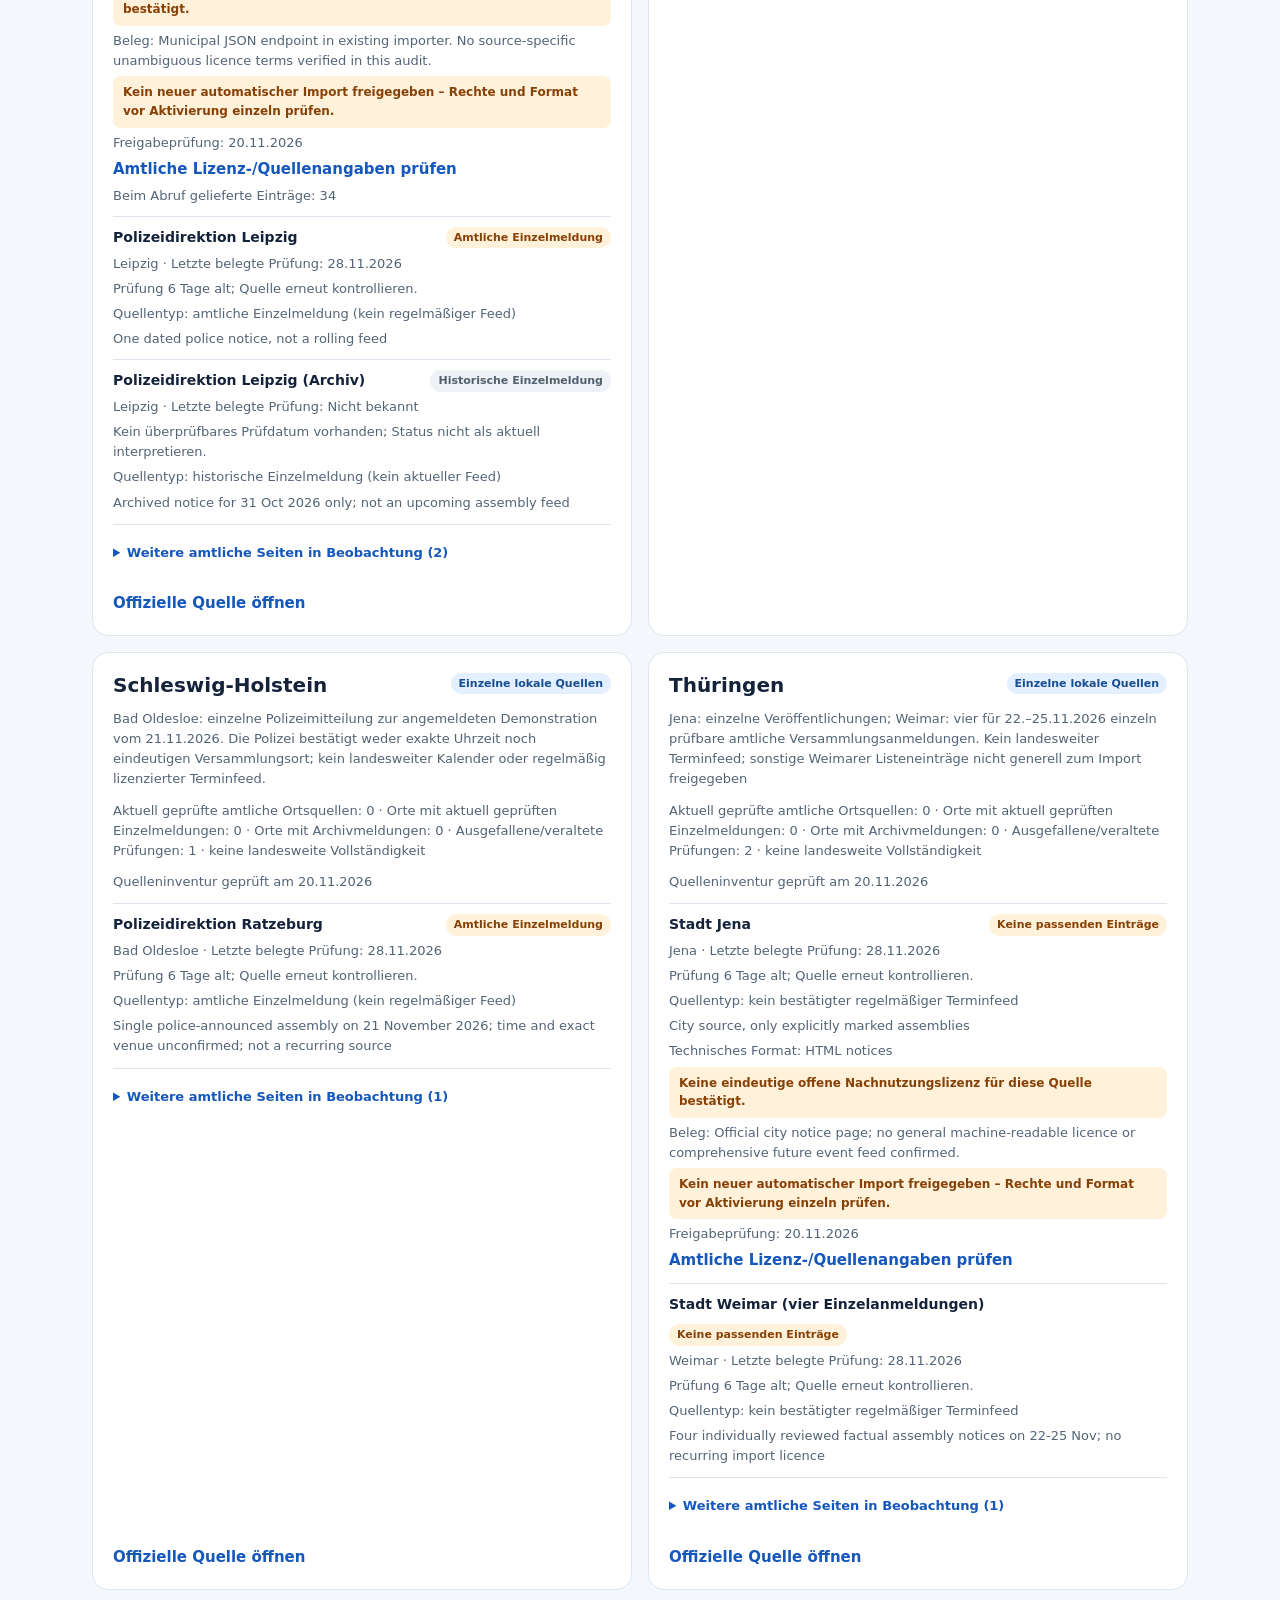
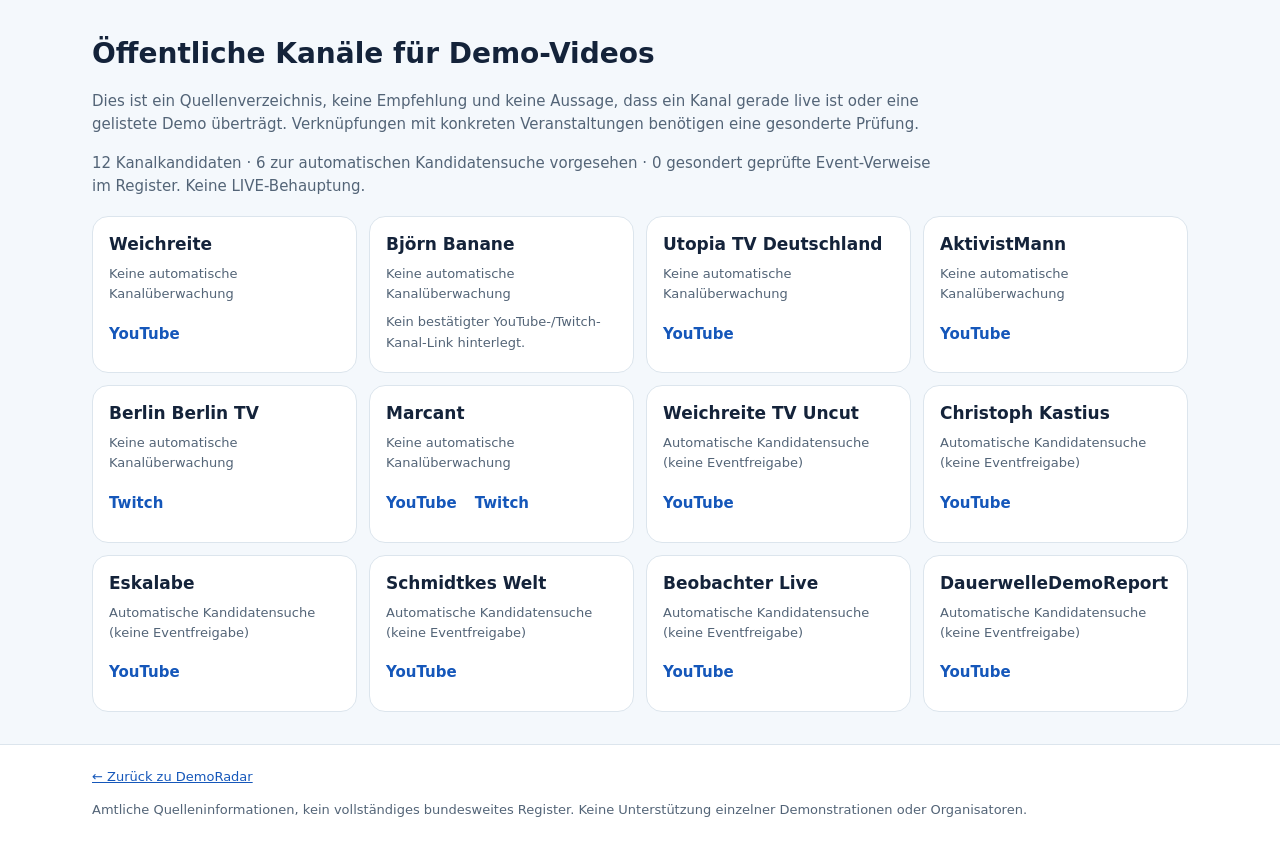
<file: sources/index.html>
<!doctype html>
<html lang="de">
<head>
<meta charset="utf-8">
<meta name="viewport" content="width=device-width, initial-scale=1">
<meta name="robots" content="index,follow">
<meta name="description" content="Transparente Datenabdeckung für alle 16 Bundesländer: Welche amtlichen Stadtquellen liefern Daten? Wo gibt es nur einzelne Polizeimeldungen? Und wo fehlen weiterhin zuverlässige regelmäßige Feeds?">
<title>Amtliche Demoquellen | DemoRadar</title>
<link rel="canonical" href="https://demoradar.pages.dev/sources/">
<link rel="alternate" hreflang="de" href="https://demoradar.pages.dev/sources/">
<link rel="alternate" hreflang="en" href="https://demoradar.pages.dev/en/sources/">
<link rel="alternate" hreflang="x-default" href="https://demoradar.pages.dev/sources/">
<link rel="stylesheet" href="/sources/source-status.css">
<script src="/public-source.js" defer></script><script src="/sources/source-status.js" defer></script>
</head>
<body>
<a class="source-skip" href="#main">Zum Inhalt springen</a>
<header class="top"><div class="container top-row">
<a class="logo" href="/">DemoRadar</a>
<nav aria-label="Hauptnavigation" class="top-links">
<a href="/">Kalender</a><a href="/sources/" aria-current="page">Quellen</a>
<a href="/en/sources/" hreflang="en">English</a>
</nav></div></header>
<main class="container" id="main" data-sources-root>
<section class="hero" aria-labelledby="heading">
<div class="eyebrow">Quellentransparenz</div><h1 id="heading">Woher stammen unsere Demotermine?</h1>
<p class="intro">Transparente Datenabdeckung für alle 16 Bundesländer: Welche amtlichen Stadtquellen liefern Daten? Wo gibt es nur einzelne Polizeimeldungen? Und wo fehlen weiterhin zuverlässige regelmäßige Feeds?</p>
<p class="notice">Wichtig: Ein fehlender Feed oder null erfasste Termine bedeutet nicht, dass keine Demonstrationen stattfinden. Eine Stadtquelle deckt nicht automatisch ein Bundesland ab. Die öffentliche Abrufbarkeit ist keine pauschale Nachnutzungslizenz.</p>
</section>
<section aria-labelledby="broadcastHead" class="source-media-reference"><h2 id="broadcastHead">Öffentlich-rechtliche Medien: ergänzende Berichterstattung</h2><p>Redaktionelle Berichte können Demotermine einordnen, ersetzen aber keine amtlichen Terminquellen und bestätigen nicht jede Anmeldung. Hier sind <strong>nur Links zu den Originalangeboten</strong> aufgeführt – keine importierten Terminfeeds. Artikeltexte, Bilder, Videos und RSS-Inhalte werden nicht kopiert.</p><ul><li><a href="https://www.rbb24.de/" target="_blank" rel="noopener noreferrer">rbb24</a> <span>· Berlin & Brandenburg</span></li><li><a href="https://www.mdr.de/nachrichten/" target="_blank" rel="noopener noreferrer">MDR Aktuell</a> <span>· Sachsen, Sachsen-Anhalt & Thüringen</span></li><li><a href="https://www.ndr.de/nachrichten/info" target="_blank" rel="noopener noreferrer">NDR Info</a> <span>· Norddeutschland</span></li><li><a href="https://www1.wdr.de/nachrichten/" target="_blank" rel="noopener noreferrer">WDR</a> <span>· Nordrhein-Westfalen</span></li><li><a href="https://www.br.de/nachrichten/" target="_blank" rel="noopener noreferrer">BR24</a> <span>· Bayern</span></li><li><a href="https://www.tagesschau.de/inland/" target="_blank" rel="noopener noreferrer">tagesschau</a> <span>· Bundesweit</span></li></ul><p>Rechtehinweis: Ein RSS-Feed ist keine pauschale Nachnutzungserlaubnis. Beispielsweise beschränken rbb und tagesschau die Übernahme ihrer Inhalte; vor einer automatischen Zweitveröffentlichung muss die Erlaubnis geklärt sein.</p></section>
<section aria-label="Quellenübersicht">
<p class="fineprint">Zukunftstermine sind nicht automatisch behördlich registriert. Die <a href="/data/future-source-evidence.json">Zukunftstermin- und Herkunftsauswertung</a> unterscheidet amtliche Regelquellen, einzelne Behördenmeldungen, städtische Kalenderhinweise und nichtamtliche Veranstalter. Null Einträge bedeuten nicht, dass keine Demos stattfinden.</p>
<div class="stats">
<div class="stat"><strong id="partialCount">–</strong><span>Bundesländer mit teilweiser Quellenabdeckung</span></div>
<div class="stat"><strong id="feedCount">–</strong><span>Überwachte regelmäßige Behördenfeeds</span></div>
<div class="stat"><strong id="reviewedCount">–</strong><span>Einzeln geprüfte Importquellen</span></div>
</div><p class="fineprint" id="lastCheck" role="status">Lade belegte Quellenprüfungen …</p>
</section>
<section aria-label="Amtliches Quellenverzeichnis">
<div class="controls">
<div class="control"><label for="sourceSearch">Bundesland oder Stadt suchen</label><input id="sourceSearch" type="search" autocomplete="off"></div>
<div class="control"><label for="sourceFilter">Quellenabdeckung</label>
<select id="sourceFilter">
<option value="all">Alle Bundesländer</option>
<option value="regional_partial">Teilweise lokale Quellen</option>
<option value="local_partial">Einzelne Orts-/Einzelquellen</option>
<option value="no_confirmed_regular_feed">Kein regelmäßiger amtlicher Feed bestätigt</option>
</select></div>
<div class="control"><label for="sourceKind">Quellenart</label>
<select id="sourceKind">
<option value="all">Alle Quellenarten</option>
<option value="feed">Regelmäßige amtliche Feeds</option>
<option value="oneoff">Amtliche Einzelmeldungen</option>
<option value="upcoming">Amtliche Zukunftsterminlisten (Rechte offen)</option>
<option value="archive">Historische Archive</option>
<option value="warnings">Veraltete / ausgefallene Prüfungen</option>
<option value="unverified">Ohne bestätigten regelmäßigen Feed</option>
</select></div>
<div class="control control-sort"><label for="sourceSort">Sortierung</label>
<select id="sourceSort"><option value="name">Bundesland (A–Z)</option><option value="warnings">Quellenwarnungen zuerst</option></select></div>
<button type="button" id="sourceReset" class="source-reset">Filter zurücksetzen</button></div>
<p class="results" id="sourceResults" role="status" aria-live="polite">Lade amtliche Quellen …</p>
<div class="grid" id="stateGrid"></div>
</section>
<section class="source-stream-directory" aria-labelledby="streamDirectoryHead">
<h2 id="streamDirectoryHead">Öffentliche Kanäle für Demo-Videos</h2>
<p>Dies ist ein Quellenverzeichnis, keine Empfehlung und keine Aussage, dass ein Kanal gerade live ist oder eine gelistete Demo überträgt. Verknüpfungen mit konkreten Veranstaltungen benötigen eine gesonderte Prüfung.</p>
<p id="streamSummary" role="status" aria-live="polite">Lade geprüfte Kanalkandidaten …</p>
<div class="stream-directory-grid" id="streamDirectory"></div>
</section>
</main><footer class="footer"><div class="container"><a href="/">← Zurück zu DemoRadar</a><p>Amtliche Quelleninformationen, kein vollständiges bundesweites Register. Keine Unterstützung einzelner Demonstrationen oder Organisatoren.</p></div></footer>
</body></html>
</file>
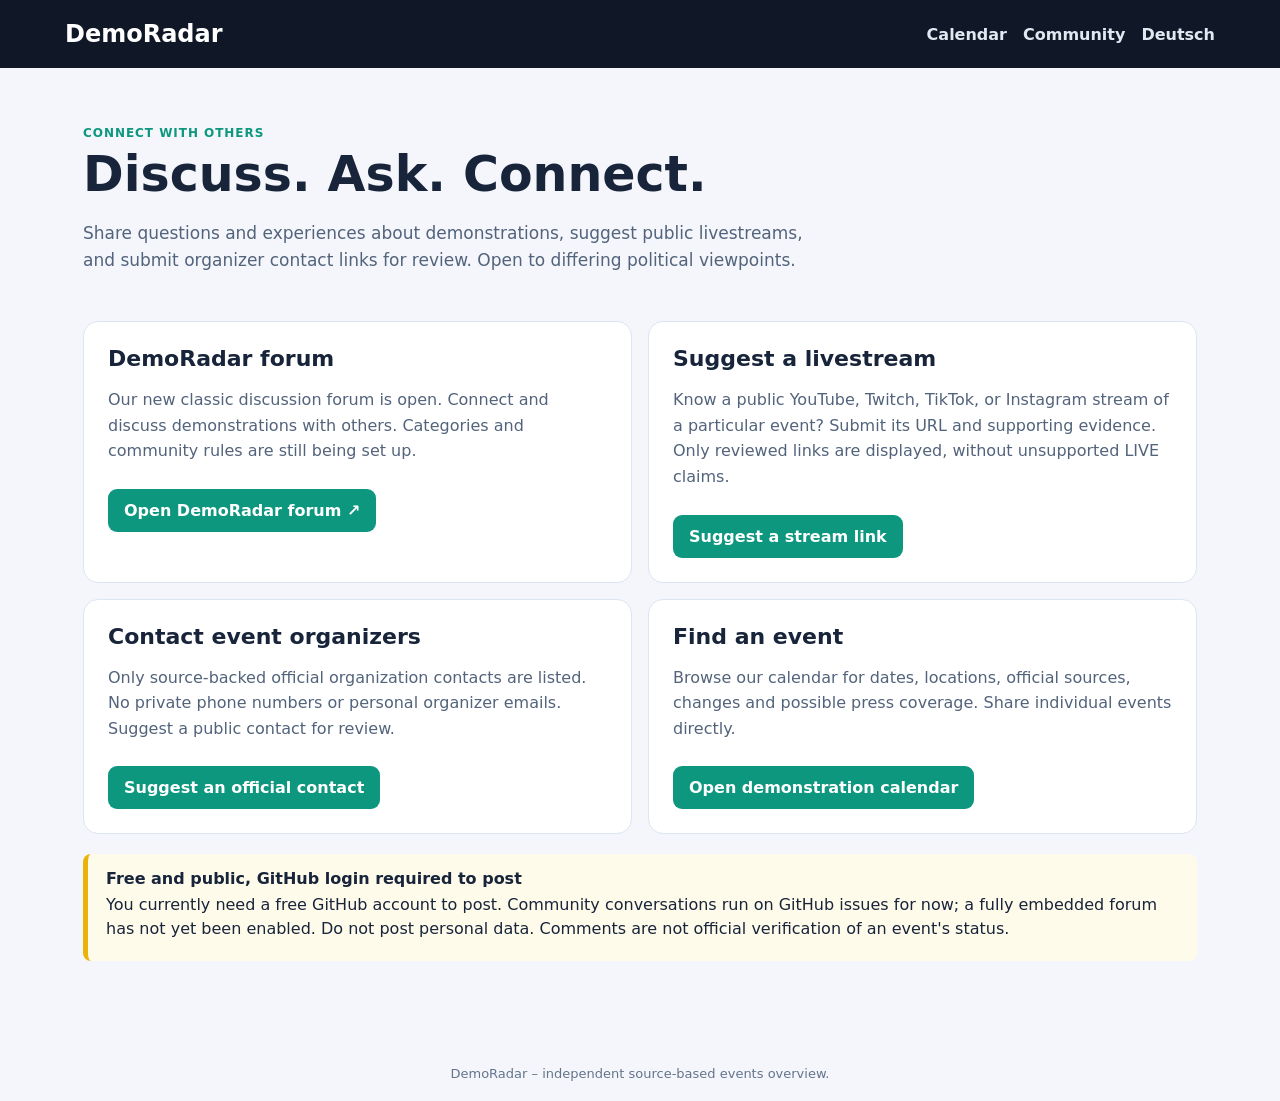
<file: en/community/index.html>
<!doctype html><html lang="en"><head><meta charset="utf-8"><meta name="viewport" content="width=device-width,initial-scale=1"><meta name="description" content="Discuss demonstrations and local events, and suggest public livestreams or organizer contact links."><title>DemoRadar Community – Connect and discuss</title><link rel="canonical" href="https://demoradar.pages.dev/en/community/"><link rel="alternate" hreflang="de" href="https://demoradar.pages.dev/community/"><link rel="alternate" hreflang="en" href="https://demoradar.pages.dev/en/community/"><link rel="alternate" hreflang="x-default" href="https://demoradar.pages.dev/community/"><style>:root{font-family:Inter,system-ui,-apple-system,Segoe UI,sans-serif;color:#17243a;background:#f4f6fb}*{box-sizing:border-box}body{margin:0}header{background:#101827;color:white;padding:20px max(24px,calc((100vw - 1150px)/2));display:flex;justify-content:space-between;gap:15px;align-items:center;flex-wrap:wrap}header .brand{color:white;font-size:24px;font-weight:900;text-decoration:none}header nav{display:flex;gap:16px;flex-wrap:wrap}header nav a{color:#e0e9f2;text-decoration:none;font-weight:700}main{max-width:1150px;margin:auto;padding:28px 18px 65px}.eyebrow{color:#0d977f;letter-spacing:.08em;font-size:12px;font-weight:900;text-transform:uppercase}.hero{padding:30px 0}.hero h1{font-size:clamp(30px,5vw,49px);line-height:1.12;margin:8px 0 13px}.hero p{font-size:17px;color:#52637b;max-width:730px;line-height:1.6}.grid{display:grid;grid-template-columns:repeat(2,minmax(0,1fr));gap:16px}.card{padding:24px;border-radius:15px;border:1px solid #dce5f0;background:white;min-width:0}.card h2{font-size:22px;margin:0 0 10px}.card p{color:#52637b;line-height:1.6}.btn{display:inline-block;background:#0d977f;color:white;padding:12px 16px;border-radius:9px;font-weight:750;text-decoration:none;margin:9px 0 0}.btn.secondary{background:#eff7f6;color:#086b62;border:1px solid #8dc8be}.secondary-note{font-size:14px;color:#52637b}.info{border-left:5px solid #eab308;background:#fffbeb;padding:15px 18px;border-radius:8px;margin:20px 0}.info p{margin:5px 0;line-height:1.5}footer{color:#64748b;text-align:center;font-size:13px;padding:20px}a:focus-visible{outline:3px solid #1d4ed8;outline-offset:3px}@media(max-width:730px){.grid{grid-template-columns:1fr}.card{padding:19px}header nav{gap:10px}}</style></head><body><header><a class="brand" href="/en/">DemoRadar</a><nav><a href="/en/">Calendar</a><a href="/en/community/">Community</a><a href="/community/">Deutsch</a></nav></header><main><div class="hero"><div class="eyebrow">Connect with others</div><h1>Discuss. Ask. Connect.</h1><p>Share questions and experiences about demonstrations, suggest public livestreams, and submit organizer contact links for review. Open to differing political viewpoints.</p></div><div class="grid"><article class="card"><h2>DemoRadar forum</h2><p>Our new classic discussion forum is open. Connect and discuss demonstrations with others. Categories and community rules are still being set up.</p><a class="btn" href="https://demoradar.forumieren.de/" target="_blank" rel="noopener noreferrer">Open DemoRadar forum ↗</a></article><article class="card"><h2>Suggest a livestream</h2><p>Know a public YouTube, Twitch, TikTok, or Instagram stream of a particular event? Submit its URL and supporting evidence. Only reviewed links are displayed, without unsupported LIVE claims.</p><a class="btn" href="https://github.com/PuntaCanada/demoradar/issues/new?template=livestream.yml" target="_blank" rel="noopener noreferrer">Suggest a stream link</a></article><article class="card"><h2>Contact event organizers</h2><p>Only source-backed official organization contacts are listed. No private phone numbers or personal organizer emails. Suggest a public contact for review.</p><a class="btn" href="https://github.com/PuntaCanada/demoradar/issues/new?template=organizer.yml" target="_blank" rel="noopener noreferrer">Suggest an official contact</a></article><article class="card"><h2>Find an event</h2><p>Browse our calendar for dates, locations, official sources, changes and possible press coverage. Share individual events directly.</p><a class="btn" href="/en/" >Open demonstration calendar</a></article></div><div class="info"><strong>Free and public, GitHub login required to post</strong><p>You currently need a free GitHub account to post. Community conversations run on GitHub issues for now; a fully embedded forum has not yet been enabled. Do not post personal data. Comments are not official verification of an event's status.</p></div></main><footer>DemoRadar – independent source-based events overview.</footer></body></html>
</file>
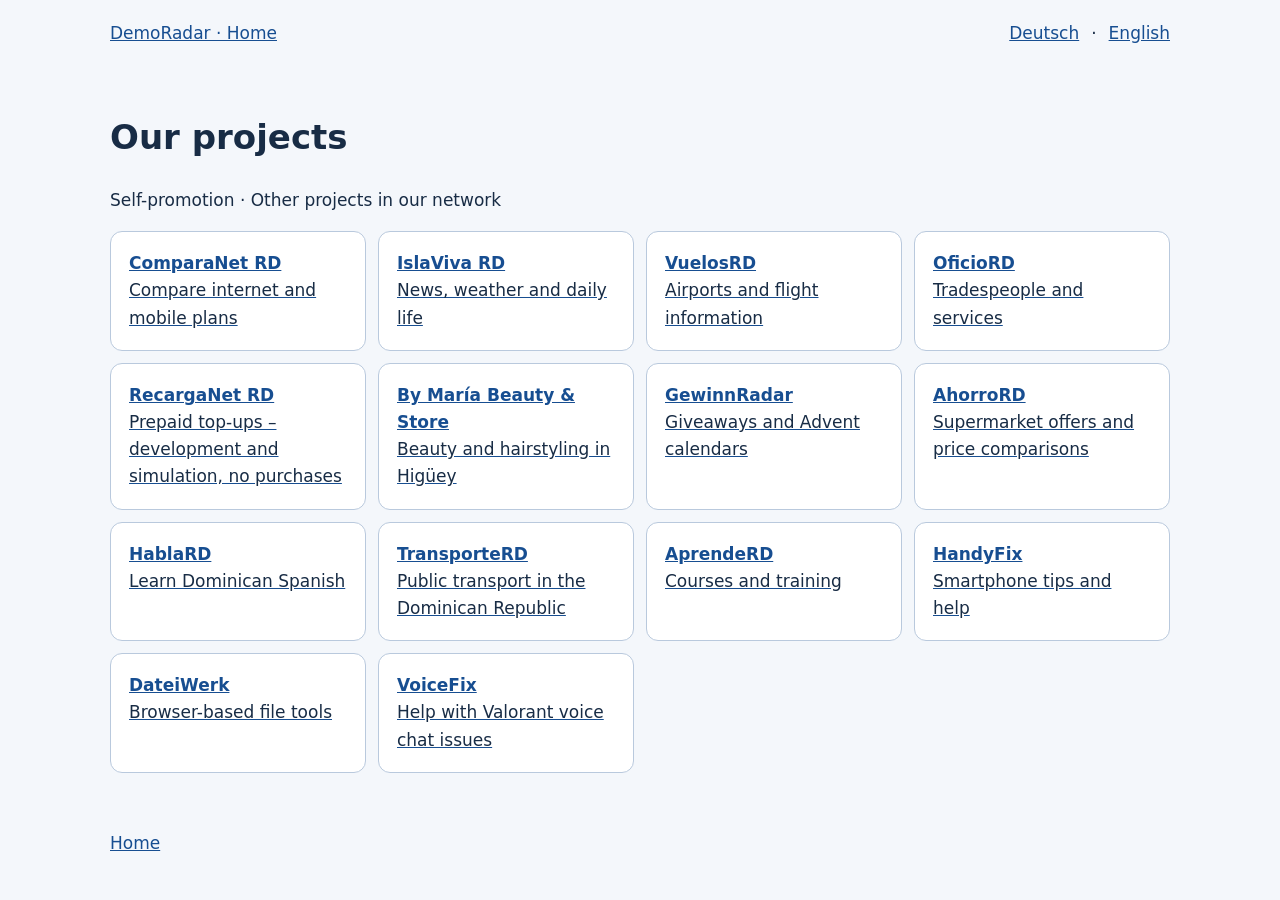
<file: en/partners/index.html>
<!doctype html><html lang="en"><head><meta charset="utf-8"><meta name="viewport" content="width=device-width,initial-scale=1"><title>Our projects | DemoRadar</title><meta name="description" content="Self-promotion · Other projects in our network"><link rel="canonical" href="https://demoradar.pages.dev/en/partners/"><link rel="alternate" hreflang="de" href="https://demoradar.pages.dev/partners/"><link rel="alternate" hreflang="en" href="https://demoradar.pages.dev/en/partners/"><link rel="alternate" hreflang="x-default" href="https://demoradar.pages.dev/partners/"><link rel="stylesheet" href="/partners.css"></head><body><header><a href="/en/">DemoRadar · Home</a><nav><a href="/partners/" hreflang="de">Deutsch</a> · <a href="/en/partners/" hreflang="en" aria-current="page">English</a></nav></header><main><h1>Our projects</h1><p>Self-promotion · Other projects in our network</p><ul id="partner-cards"><li><a href="https://comparanetrd.pages.dev/"><strong>ComparaNet RD</strong><span>Compare internet and mobile plans</span></a></li><li><a href="https://islaviva-rd.pages.dev/"><strong>IslaViva RD</strong><span>News, weather and daily life</span></a></li><li><a href="https://vuelosrd.pages.dev/"><strong>VuelosRD</strong><span>Airports and flight information</span></a></li><li><a href="https://oficiord.pages.dev/"><strong>OficioRD</strong><span>Tradespeople and services</span></a></li><li><a href="https://recarganet-rd.pages.dev/"><strong>RecargaNet RD</strong><span>Prepaid top-ups – development and simulation, no purchases</span></a></li><li><a href="https://by-maria-beauty-store.pages.dev/"><strong>By María Beauty &amp; Store</strong><span>Beauty and hairstyling in Higüey</span></a></li><li><a href="https://gewinnradar.pages.dev/"><strong>GewinnRadar</strong><span>Giveaways and Advent calendars</span></a></li><li><a href="https://ahorrord.pages.dev/"><strong>AhorroRD</strong><span>Supermarket offers and price comparisons</span></a></li><li><a href="https://hablard.pages.dev/"><strong>HablaRD</strong><span>Learn Dominican Spanish</span></a></li><li><a href="https://transporterd.pages.dev/"><strong>TransporteRD</strong><span>Public transport in the Dominican Republic</span></a></li><li><a href="https://aprenderd.pages.dev/"><strong>AprendeRD</strong><span>Courses and training</span></a></li><li><a href="https://handyfix.pages.dev/"><strong>HandyFix</strong><span>Smartphone tips and help</span></a></li><li><a href="https://dateiwerk.pages.dev/"><strong>DateiWerk</strong><span>Browser-based file tools</span></a></li><li><a href="https://voicefix.pages.dev/"><strong>VoiceFix</strong><span>Help with Valorant voice chat issues</span></a></li></ul></main><footer><a href="/en/">Home</a></footer></body></html>
</file>
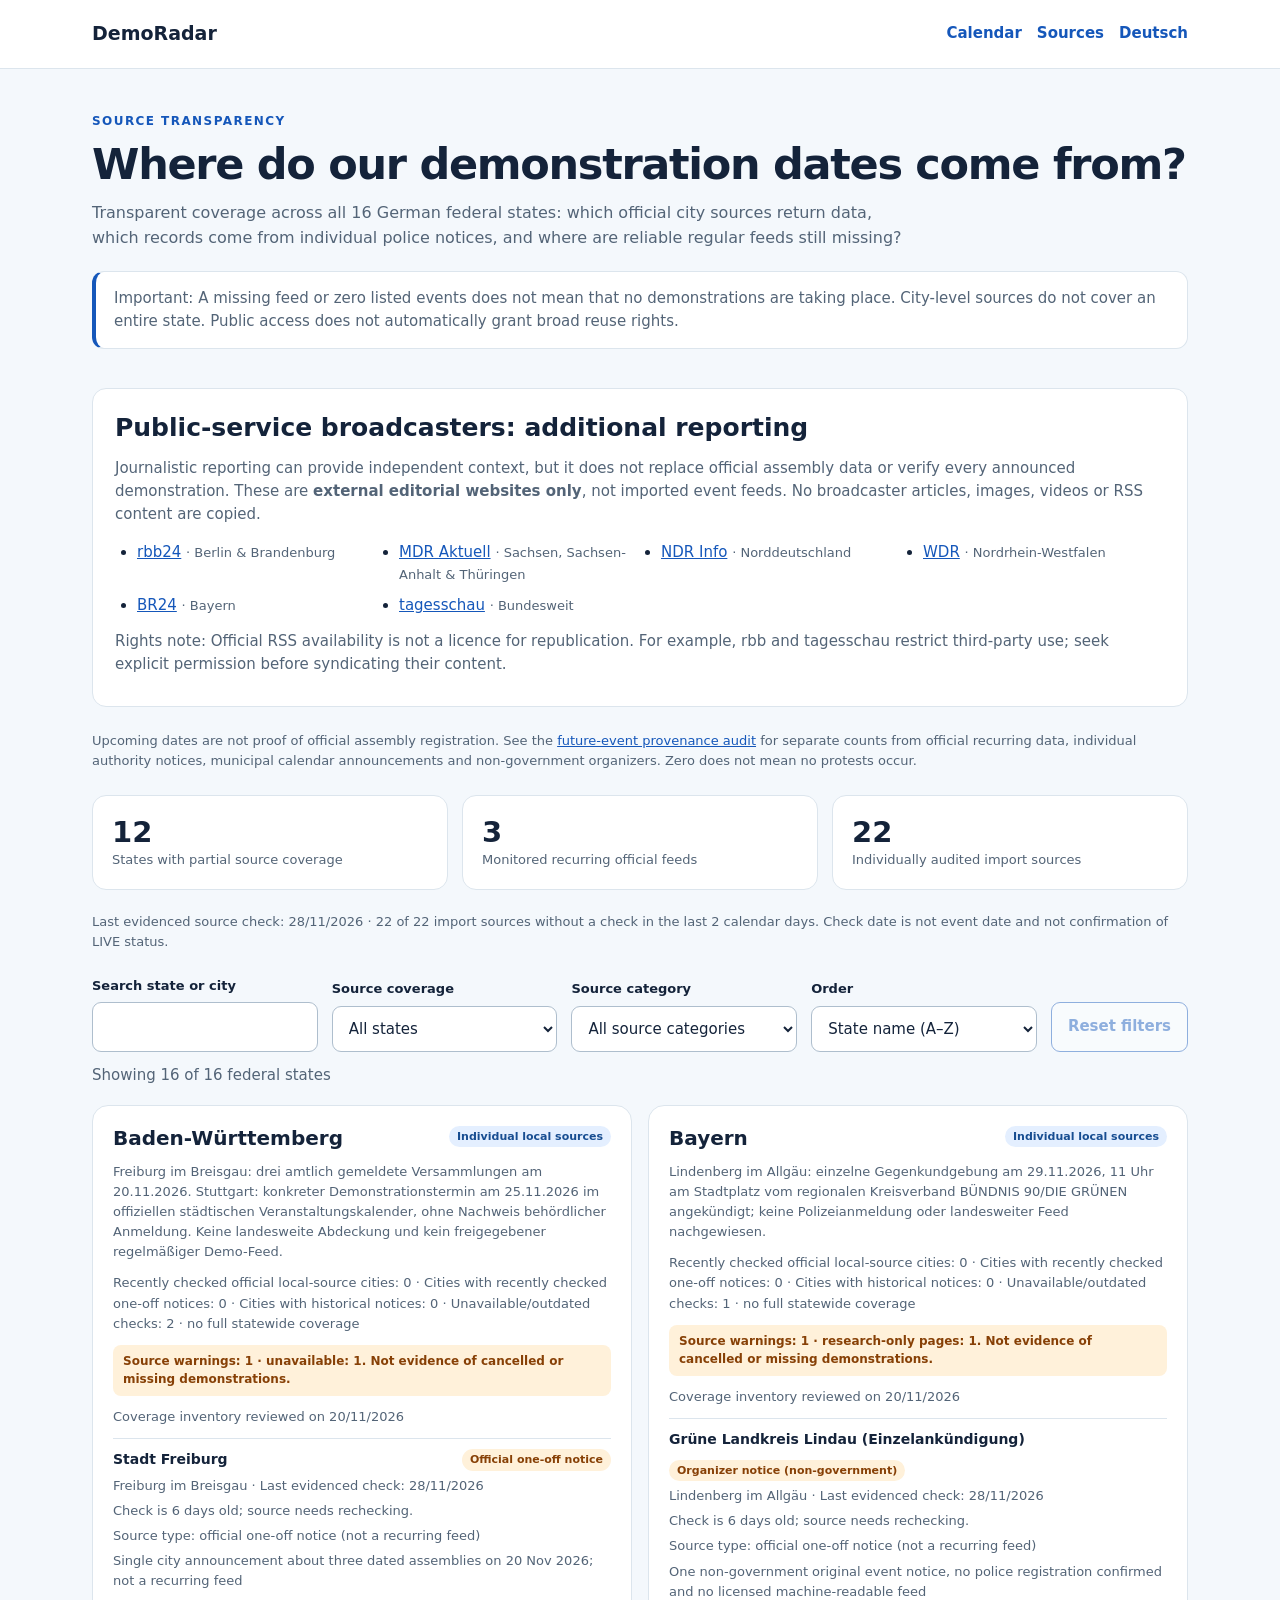
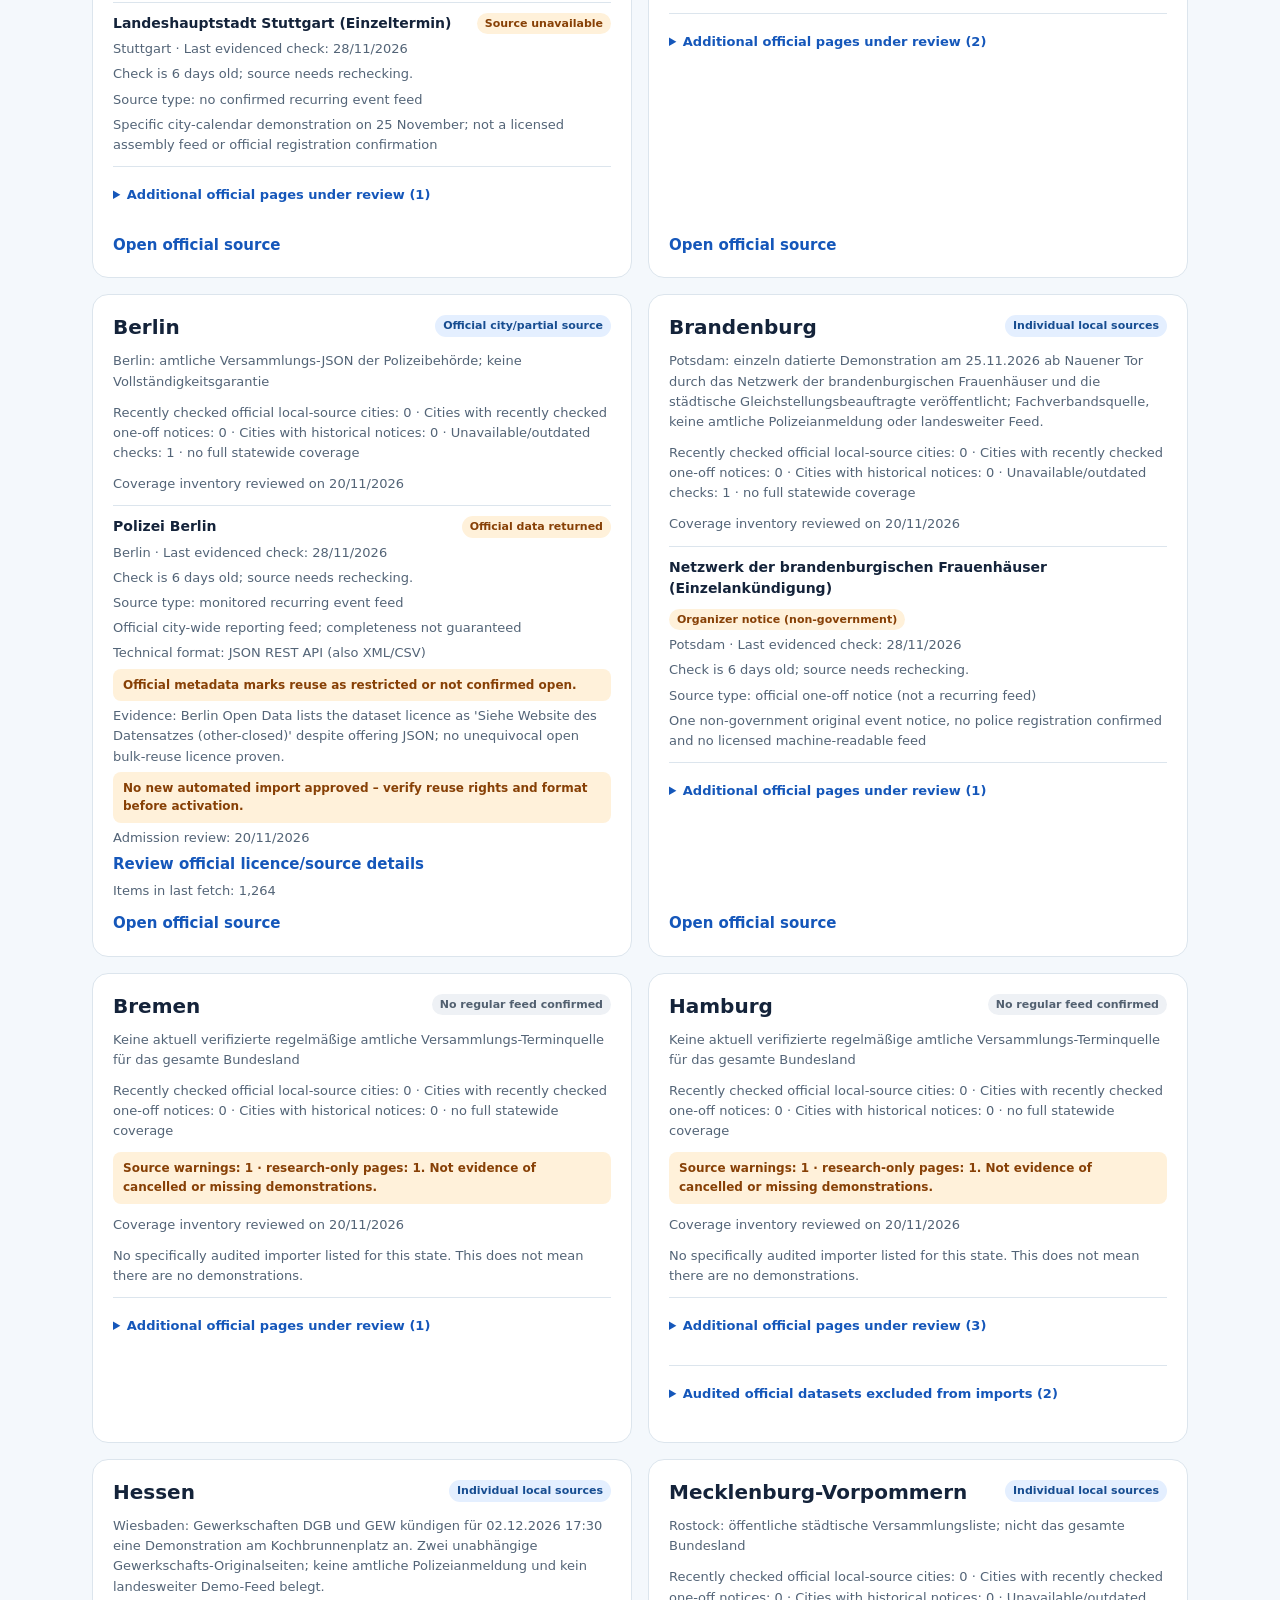
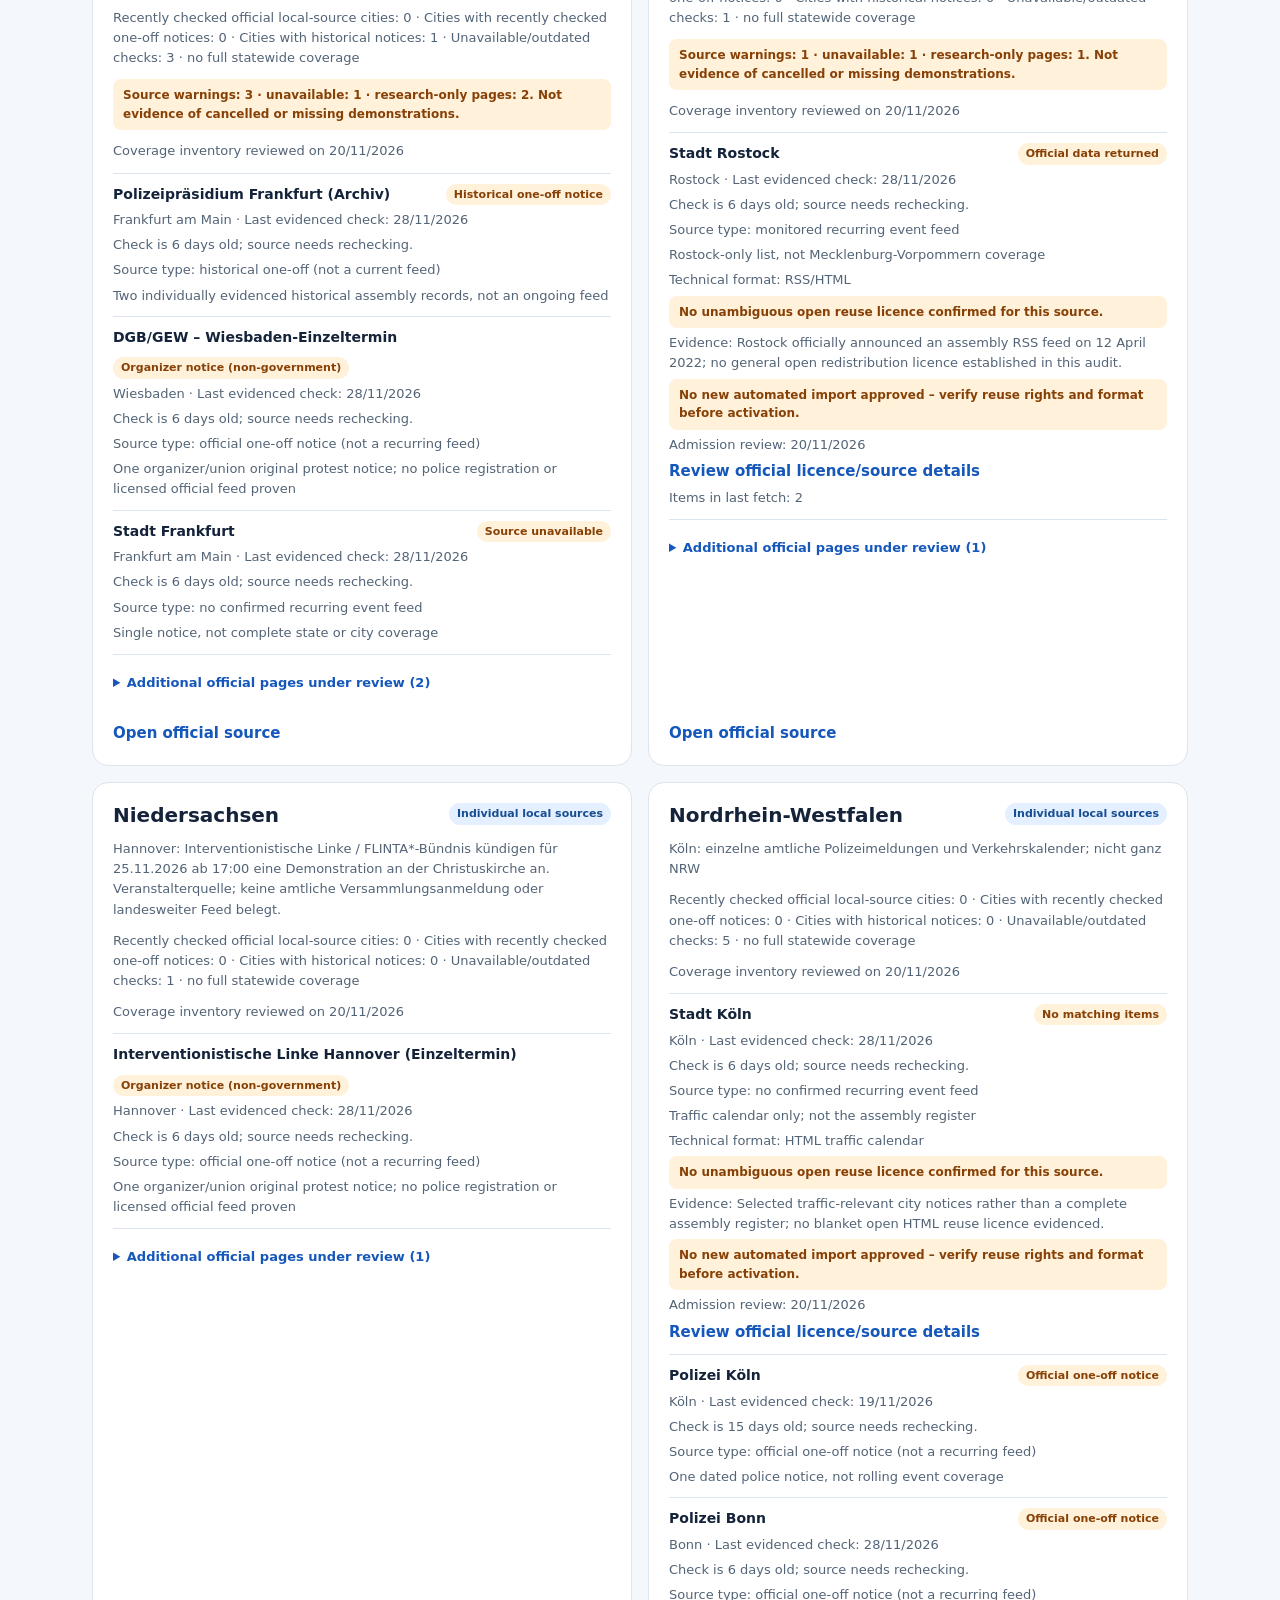
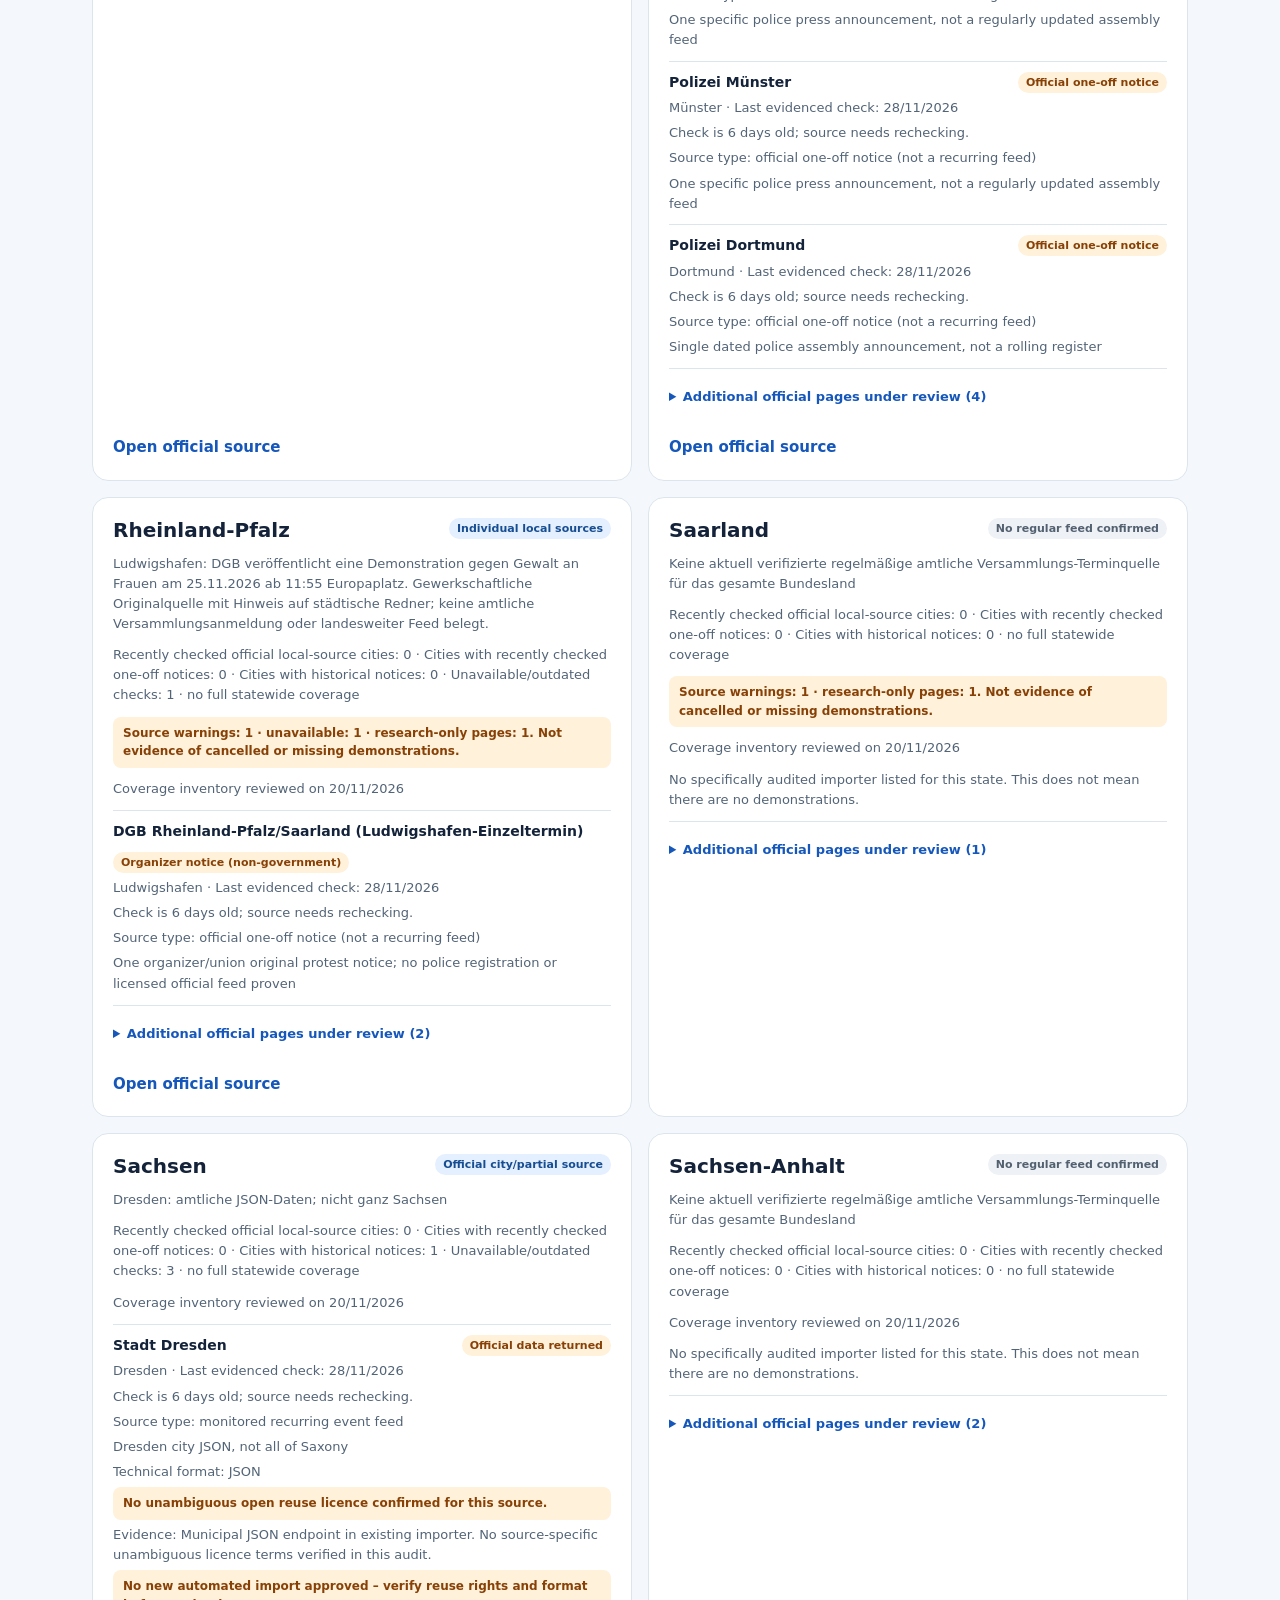
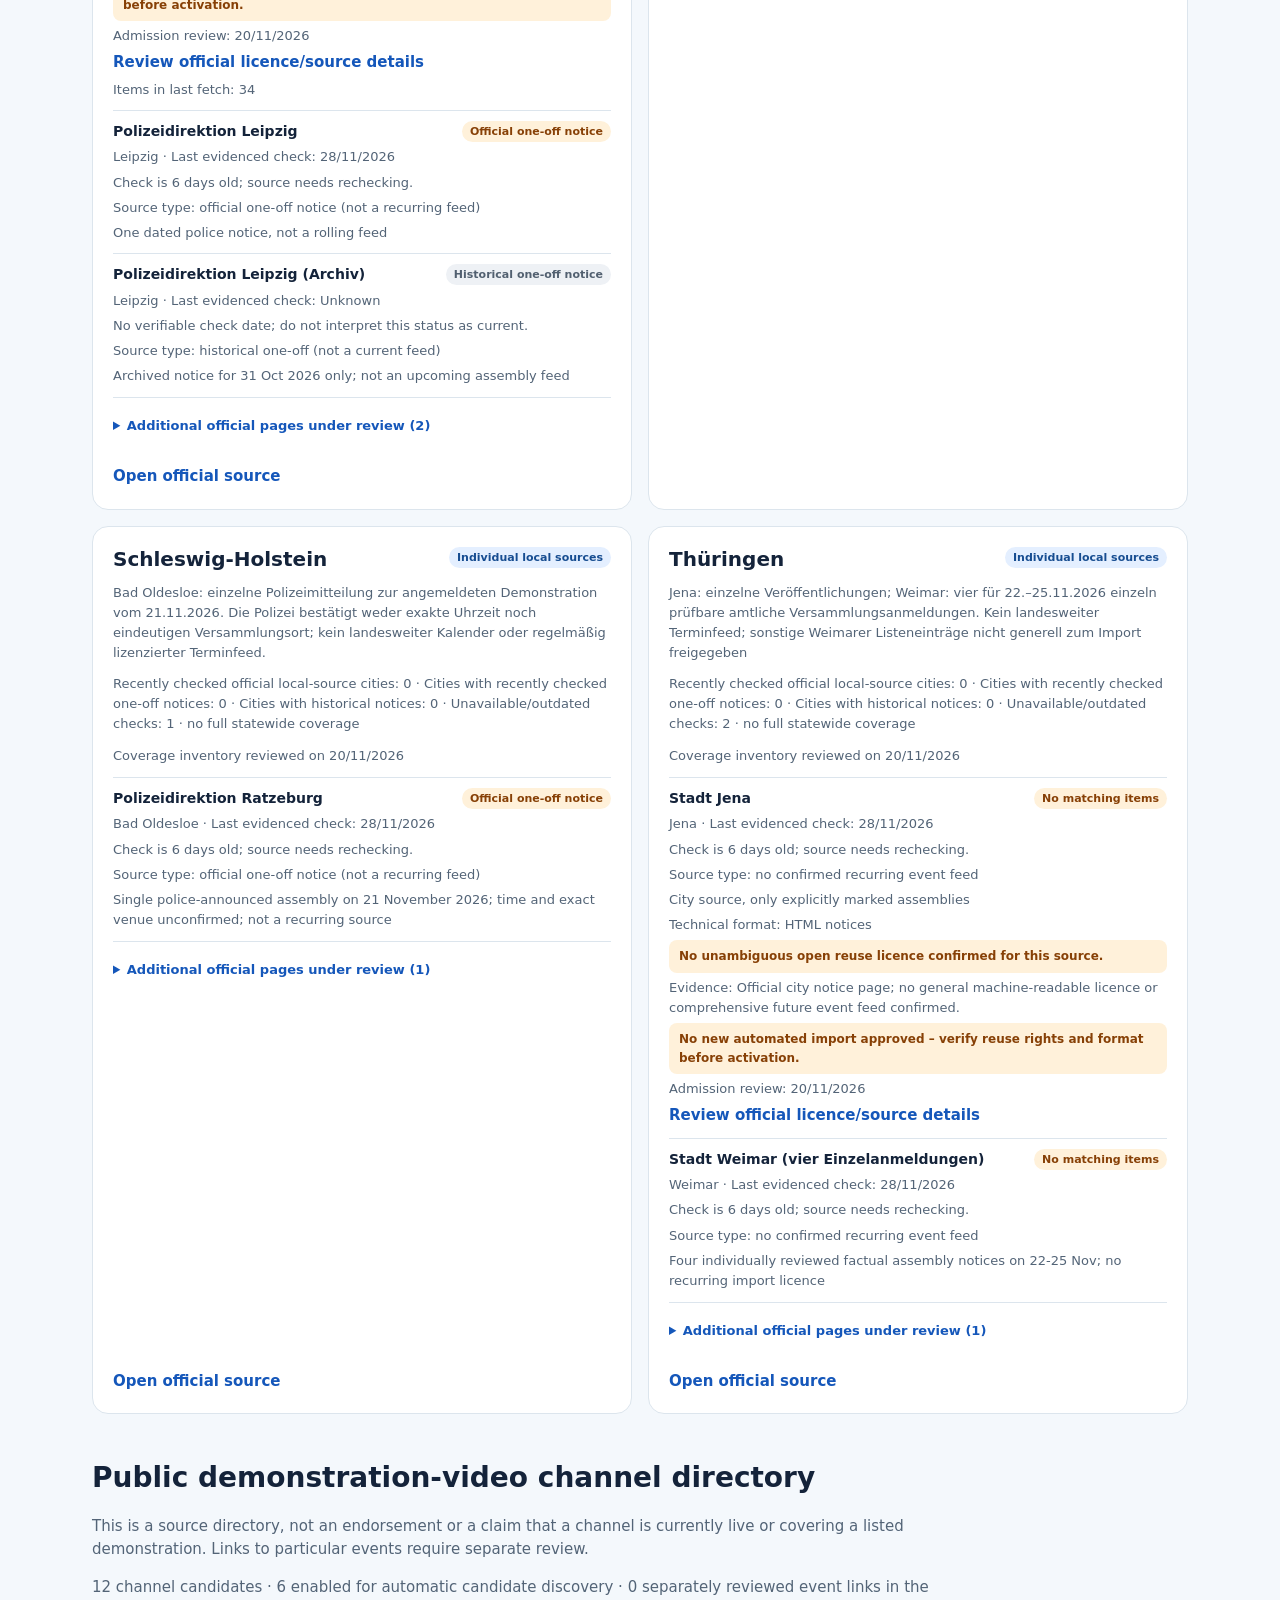
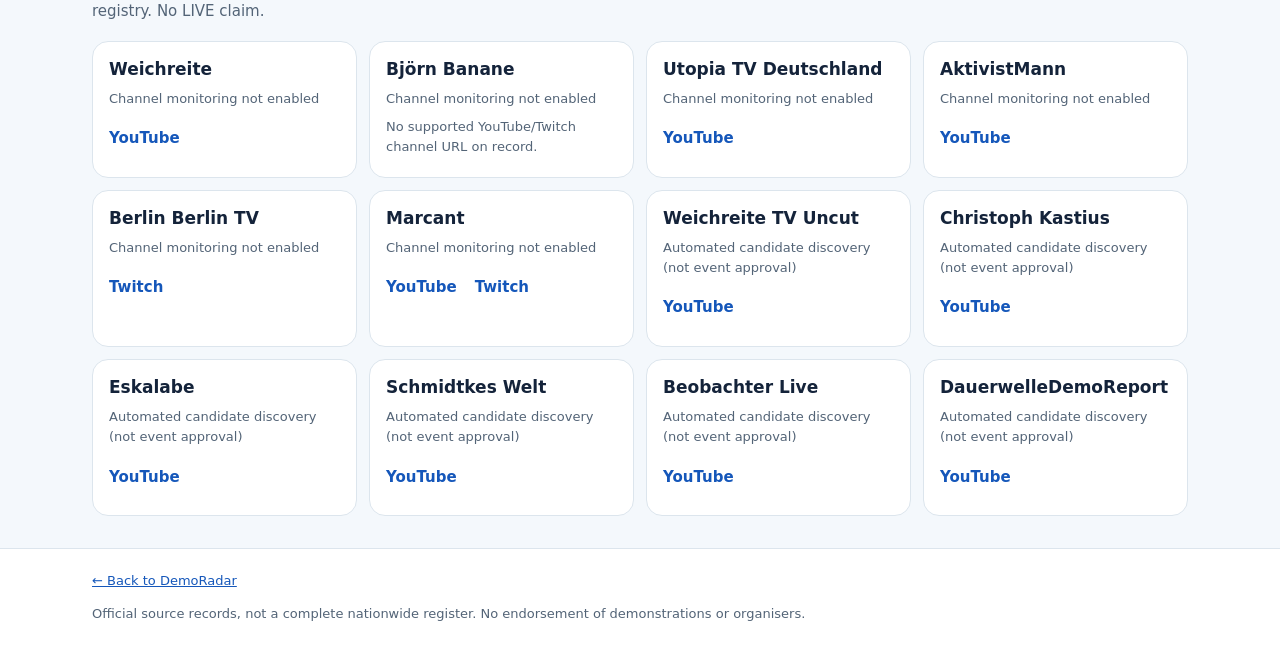
<file: en/sources/index.html>
<!doctype html>
<html lang="en">
<head>
<meta charset="utf-8">
<meta name="viewport" content="width=device-width, initial-scale=1">
<meta name="robots" content="index,follow">
<meta name="description" content="Transparent coverage across all 16 German federal states: which official city sources return data, which records come from individual police notices, and where are reliable regular feeds still missing?">
<title>Official demonstration sources | DemoRadar</title>
<link rel="canonical" href="https://demoradar.pages.dev/en/sources/">
<link rel="alternate" hreflang="de" href="https://demoradar.pages.dev/sources/">
<link rel="alternate" hreflang="en" href="https://demoradar.pages.dev/en/sources/">
<link rel="alternate" hreflang="x-default" href="https://demoradar.pages.dev/sources/">
<link rel="stylesheet" href="/sources/source-status.css">
<script src="/public-source.js" defer></script><script src="/sources/source-status.js" defer></script>
</head>
<body>
<a class="source-skip" href="#main">Skip to content</a>
<header class="top"><div class="container top-row">
<a class="logo" href="/en/">DemoRadar</a>
<nav aria-label="Main navigation" class="top-links">
<a href="/en/">Calendar</a><a href="/en/sources/" aria-current="page">Sources</a>
<a href="/sources/" hreflang="de">Deutsch</a>
</nav></div></header>
<main class="container" id="main" data-sources-root>
<section class="hero" aria-labelledby="heading">
<div class="eyebrow">Source transparency</div><h1 id="heading">Where do our demonstration dates come from?</h1>
<p class="intro">Transparent coverage across all 16 German federal states: which official city sources return data, which records come from individual police notices, and where are reliable regular feeds still missing?</p>
<p class="notice">Important: A missing feed or zero listed events does not mean that no demonstrations are taking place. City-level sources do not cover an entire state. Public access does not automatically grant broad reuse rights.</p>
</section>
<section aria-labelledby="broadcastHead" class="source-media-reference"><h2 id="broadcastHead">Public-service broadcasters: additional reporting</h2><p>Journalistic reporting can provide independent context, but it does not replace official assembly data or verify every announced demonstration. These are <strong>external editorial websites only</strong>, not imported event feeds. No broadcaster articles, images, videos or RSS content are copied.</p><ul><li><a href="https://www.rbb24.de/" target="_blank" rel="noopener noreferrer">rbb24</a> <span>· Berlin & Brandenburg</span></li><li><a href="https://www.mdr.de/nachrichten/" target="_blank" rel="noopener noreferrer">MDR Aktuell</a> <span>· Sachsen, Sachsen-Anhalt & Thüringen</span></li><li><a href="https://www.ndr.de/nachrichten/info" target="_blank" rel="noopener noreferrer">NDR Info</a> <span>· Norddeutschland</span></li><li><a href="https://www1.wdr.de/nachrichten/" target="_blank" rel="noopener noreferrer">WDR</a> <span>· Nordrhein-Westfalen</span></li><li><a href="https://www.br.de/nachrichten/" target="_blank" rel="noopener noreferrer">BR24</a> <span>· Bayern</span></li><li><a href="https://www.tagesschau.de/inland/" target="_blank" rel="noopener noreferrer">tagesschau</a> <span>· Bundesweit</span></li></ul><p>Rights note: Official RSS availability is not a licence for republication. For example, rbb and tagesschau restrict third-party use; seek explicit permission before syndicating their content.</p></section>
<section aria-label="Sourcesübersicht">
<p class="fineprint">Upcoming dates are not proof of official assembly registration. See the <a href="/data/future-source-evidence.json">future-event provenance audit</a> for separate counts from official recurring data, individual authority notices, municipal calendar announcements and non-government organizers. Zero does not mean no protests occur.</p>
<div class="stats">
<div class="stat"><strong id="partialCount">–</strong><span>States with partial source coverage</span></div>
<div class="stat"><strong id="feedCount">–</strong><span>Monitored recurring official feeds</span></div>
<div class="stat"><strong id="reviewedCount">–</strong><span>Individually audited import sources</span></div>
</div><p class="fineprint" id="lastCheck" role="status">Loading evidenced source checks…</p>
</section>
<section aria-label="Amtliches Sourcesverzeichnis">
<div class="controls">
<div class="control"><label for="sourceSearch">Search state or city</label><input id="sourceSearch" type="search" autocomplete="off"></div>
<div class="control"><label for="sourceFilter">Source coverage</label>
<select id="sourceFilter">
<option value="all">All states</option>
<option value="regional_partial">Partial city sources</option>
<option value="local_partial">Individual local sources</option>
<option value="no_confirmed_regular_feed">No regular official feed confirmed</option>
</select></div>
<div class="control"><label for="sourceKind">Source category</label>
<select id="sourceKind">
<option value="all">All source categories</option>
<option value="feed">Recurring official feeds</option>
<option value="oneoff">Individual official announcements</option>
<option value="upcoming">Official upcoming lists (rights pending)</option>
<option value="archive">Historical archives</option>
<option value="warnings">Outdated or unavailable checks</option>
<option value="unverified">No verified regular feed</option>
</select></div>
<div class="control control-sort"><label for="sourceSort">Order</label>
<select id="sourceSort"><option value="name">State name (A–Z)</option><option value="warnings">Most source warnings first</option></select></div>
<button type="button" id="sourceReset" class="source-reset">Reset filters</button></div>
<p class="results" id="sourceResults" role="status" aria-live="polite">Loading official sources…</p>
<div class="grid" id="stateGrid"></div>
</section>
<section class="source-stream-directory" aria-labelledby="streamDirectoryHead">
<h2 id="streamDirectoryHead">Public demonstration-video channel directory</h2>
<p>This is a source directory, not an endorsement or a claim that a channel is currently live or covering a listed demonstration. Links to particular events require separate review.</p>
<p id="streamSummary" role="status" aria-live="polite">Loading monitored channels …</p>
<div class="stream-directory-grid" id="streamDirectory"></div>
</section>
</main><footer class="footer"><div class="container"><a href="/en/">← Back to DemoRadar</a><p>Official source records, not a complete nationwide register. No endorsement of demonstrations or organisers.</p></div></footer>
</body></html>
</file>
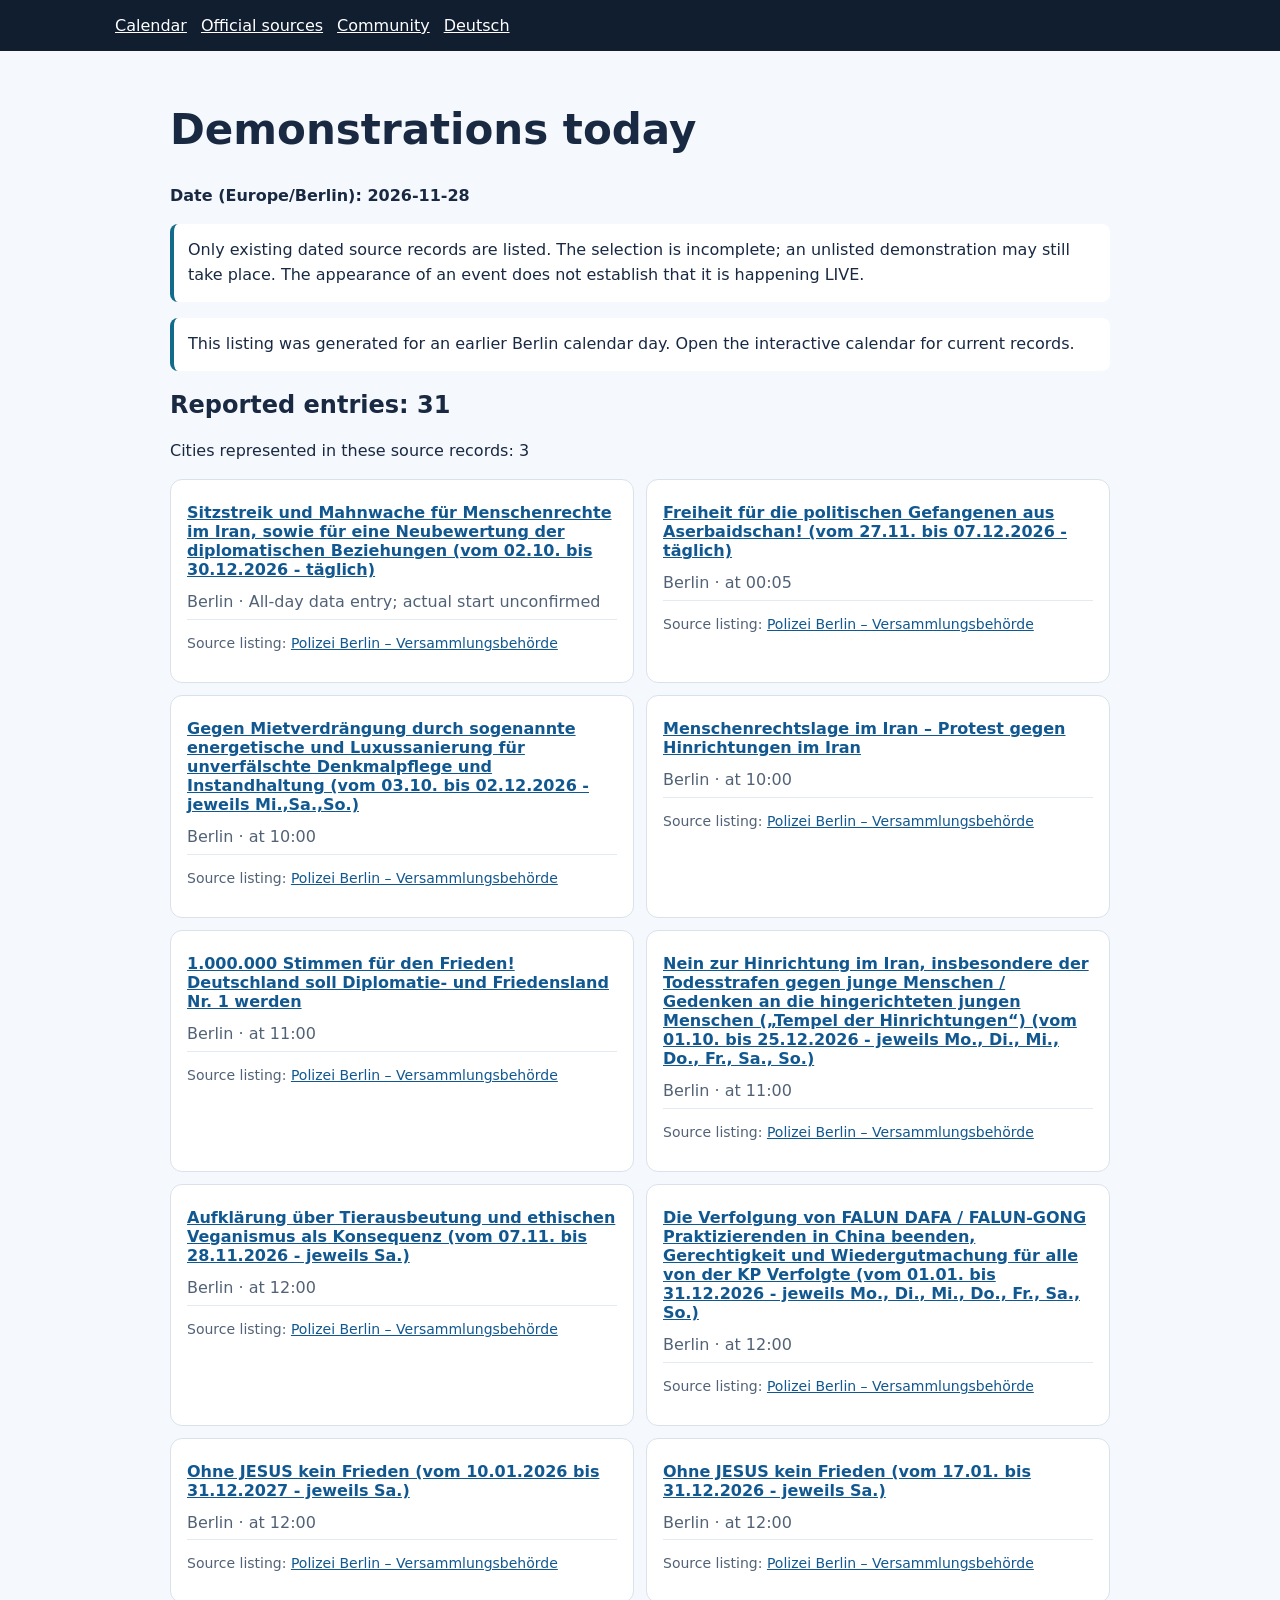
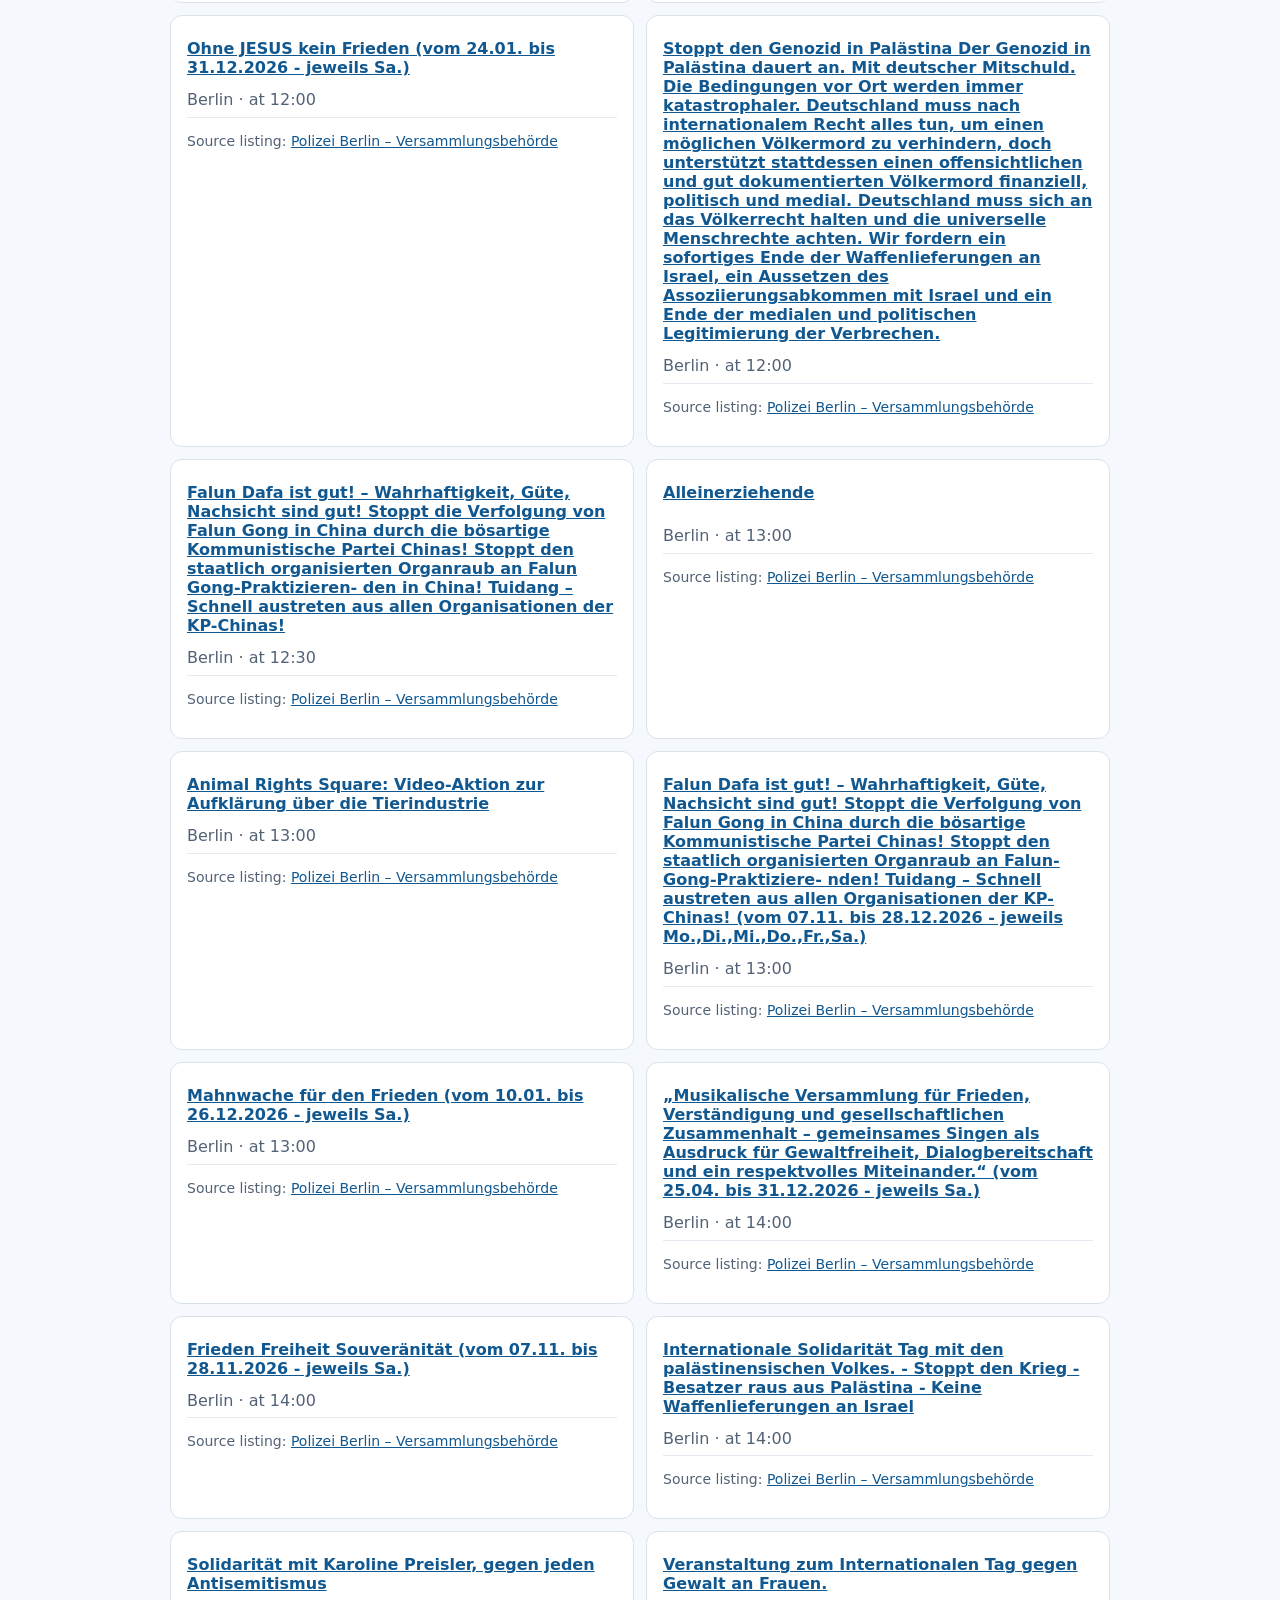
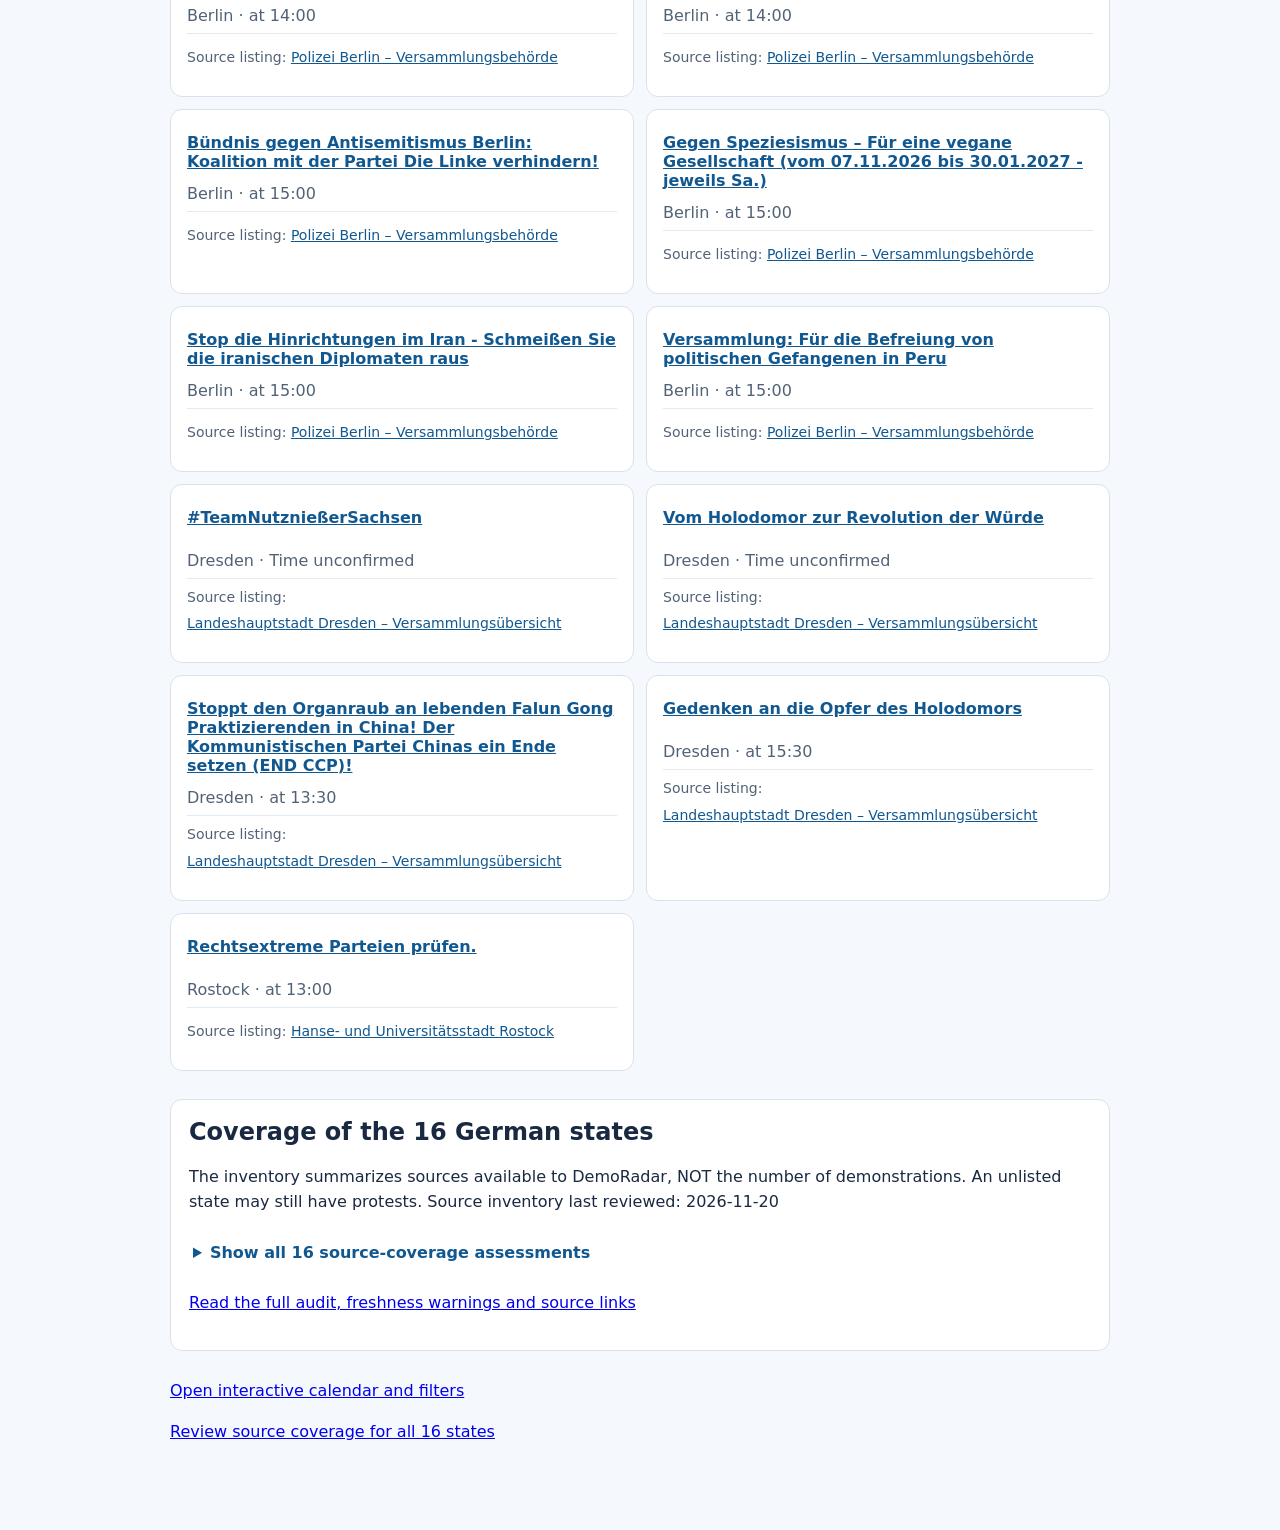
<file: en/today/index.html>
<!doctype html><html lang="en"><head><meta charset="utf-8"><meta name="viewport" content="width=device-width,initial-scale=1"><title>Demonstrations today in Germany | DemoRadar</title><meta name="description" content="Demonstrations reported for today by source, location and time where known. Incomplete coverage; verify with the original publisher."><meta name="robots" content="index,follow"><link rel="canonical" href="https://demoradar.pages.dev/en/today/"><link rel="alternate" hreflang="en" href="https://demoradar.pages.dev/en/today/"><link rel="alternate" hreflang="de" href="https://demoradar.pages.dev/heute/"><link rel="alternate" hreflang="x-default" href="https://demoradar.pages.dev/heute/"><style>:root{font-family:system-ui,sans-serif;color:#192942;background:#f5f8fc}*{box-sizing:border-box}body{margin:0}header{background:#111e30;padding:16px max(20px,calc((100vw - 1050px)/2))}nav{display:flex;flex-wrap:wrap;gap:14px}nav a{color:white}main{max-width:980px;margin:auto;padding:26px 20px 70px}h1{font-size:clamp(27px,5vw,42px);line-height:1.2}p{line-height:1.55}.notice{border-left:4px solid #126b8a;background:white;padding:14px;border-radius:8px}ul{padding:0;list-style:none;display:grid;grid-template-columns:repeat(auto-fit,minmax(min(100%,360px),1fr));gap:12px}.item{border:1px solid #d9e2eb;background:white;border-radius:12px;padding:16px;min-width:0;overflow-wrap:anywhere}.event{font-weight:700;color:#115890;display:inline-block;padding:7px 0;min-height:44px}.item p{color:#526276;margin:4px 0}.evidence{font-size:14px;border-top:1px solid #e3eaf2;padding-top:8px;overflow-wrap:anywhere}.evidence a{color:#115890;display:inline-block;min-height:34px;padding:5px 0}.notice[hidden]{display:none}.coverage{background:#fff;border:1px solid #d9e2eb;border-radius:12px;padding:18px;margin:28px 0}.coverage h2{margin-top:0}.coverage summary{cursor:pointer;min-height:44px;padding:12px 4px;font-weight:750;color:#115890}.coverage summary:focus-visible{outline:3px solid #db9f19;outline-offset:3px}.state-list{grid-template-columns:repeat(auto-fit,minmax(min(100%,300px),1fr));gap:8px}.state-list li{padding:12px;border:1px solid #e3eaf2;border-radius:8px;display:flex;flex-direction:column;gap:5px}.state-name{font-weight:700}.state-scope{color:#526276;font-size:14px}a:focus-visible{outline:3px solid #db9f19;outline-offset:3px}.bottom{margin-top:24px}</style></head><body><header><nav aria-label="Navigation"><a href="/en/">Calendar</a><a href="/en/sources/">Official sources</a><a href="/en/community/">Community</a><a href="/heute/" hreflang="de">Deutsch</a></nav></header><main><h1>Demonstrations today</h1><p><strong>Date (Europe/Berlin): 2026-11-28</strong></p><p class="notice">Only existing dated source records are listed. The selection is incomplete; an unlisted demonstration may still take place. The appearance of an event does not establish that it is happening LIVE.</p><p class="notice" id="staleNotice" hidden role="status">This listing was generated for an earlier Berlin calendar day. Open the interactive calendar for current records.</p><h2>Reported entries: 31</h2><p>Cities represented in these source records: 3</p><ul><li class="item"><a class="event" href="/en/?event=berlin-74#eventDetail">Sitzstreik und Mahnwache für Menschenrechte im Iran, sowie für eine Neubewertung der diplomatischen Beziehungen (vom 02.10. bis 30.12.2026 - täglich)</a><p>Berlin · All-day data entry; actual start unconfirmed</p><p class="evidence">Source listing: <a href="https://www.berlin.de/polizei/service/versammlungsbehoerde/versammlungen-aufzuege/" target="_blank" rel="noopener noreferrer">Polizei Berlin – Versammlungsbehörde</a></p></li>
<li class="item"><a class="event" href="/en/?event=berlin-77#eventDetail">Freiheit für die politischen Gefangenen aus Aserbaidschan! (vom 27.11. bis 07.12.2026 - täglich)</a><p>Berlin · at 00:05</p><p class="evidence">Source listing: <a href="https://www.berlin.de/polizei/service/versammlungsbehoerde/versammlungen-aufzuege/" target="_blank" rel="noopener noreferrer">Polizei Berlin – Versammlungsbehörde</a></p></li>
<li class="item"><a class="event" href="/en/?event=berlin-83#eventDetail">Gegen Mietverdrängung durch sogenannte energetische und Luxussanierung für unverfälschte Denkmalpflege und Instandhaltung (vom 03.10. bis 02.12.2026 - jeweils Mi.,Sa.,So.)</a><p>Berlin · at 10:00</p><p class="evidence">Source listing: <a href="https://www.berlin.de/polizei/service/versammlungsbehoerde/versammlungen-aufzuege/" target="_blank" rel="noopener noreferrer">Polizei Berlin – Versammlungsbehörde</a></p></li>
<li class="item"><a class="event" href="/en/?event=berlin-80#eventDetail">Menschenrechtslage im Iran – Protest gegen Hinrichtungen im Iran</a><p>Berlin · at 10:00</p><p class="evidence">Source listing: <a href="https://www.berlin.de/polizei/service/versammlungsbehoerde/versammlungen-aufzuege/" target="_blank" rel="noopener noreferrer">Polizei Berlin – Versammlungsbehörde</a></p></li>
<li class="item"><a class="event" href="/en/?event=berlin-86#eventDetail">1.000.000 Stimmen für den Frieden! Deutschland soll Diplomatie- und Friedensland Nr. 1 werden</a><p>Berlin · at 11:00</p><p class="evidence">Source listing: <a href="https://www.berlin.de/polizei/service/versammlungsbehoerde/versammlungen-aufzuege/" target="_blank" rel="noopener noreferrer">Polizei Berlin – Versammlungsbehörde</a></p></li>
<li class="item"><a class="event" href="/en/?event=berlin-89#eventDetail">Nein zur Hinrichtung im Iran, insbesondere der Todesstrafen gegen junge Menschen / Gedenken an die hingerichteten jungen Menschen („Tempel der Hinrichtungen“) (vom 01.10. bis 25.12.2026 - jeweils Mo., Di., Mi., Do., Fr., Sa., So.)</a><p>Berlin · at 11:00</p><p class="evidence">Source listing: <a href="https://www.berlin.de/polizei/service/versammlungsbehoerde/versammlungen-aufzuege/" target="_blank" rel="noopener noreferrer">Polizei Berlin – Versammlungsbehörde</a></p></li>
<li class="item"><a class="event" href="/en/?event=berlin-104#eventDetail">Aufklärung über Tierausbeutung und ethischen Veganismus als Konsequenz (vom 07.11. bis 28.11.2026 - jeweils Sa.)</a><p>Berlin · at 12:00</p><p class="evidence">Source listing: <a href="https://www.berlin.de/polizei/service/versammlungsbehoerde/versammlungen-aufzuege/" target="_blank" rel="noopener noreferrer">Polizei Berlin – Versammlungsbehörde</a></p></li>
<li class="item"><a class="event" href="/en/?event=berlin-92#eventDetail">Die Verfolgung von FALUN DAFA / FALUN-GONG Praktizierenden in China beenden, Gerechtigkeit und Wiedergutmachung für alle von der KP Verfolgte (vom 01.01. bis 31.12.2026 - jeweils Mo., Di., Mi., Do., Fr., Sa., So.)</a><p>Berlin · at 12:00</p><p class="evidence">Source listing: <a href="https://www.berlin.de/polizei/service/versammlungsbehoerde/versammlungen-aufzuege/" target="_blank" rel="noopener noreferrer">Polizei Berlin – Versammlungsbehörde</a></p></li>
<li class="item"><a class="event" href="/en/?event=berlin-95#eventDetail">Ohne JESUS kein Frieden (vom 10.01.2026 bis 31.12.2027 - jeweils Sa.)</a><p>Berlin · at 12:00</p><p class="evidence">Source listing: <a href="https://www.berlin.de/polizei/service/versammlungsbehoerde/versammlungen-aufzuege/" target="_blank" rel="noopener noreferrer">Polizei Berlin – Versammlungsbehörde</a></p></li>
<li class="item"><a class="event" href="/en/?event=berlin-98#eventDetail">Ohne JESUS kein Frieden (vom 17.01. bis 31.12.2026 - jeweils Sa.)</a><p>Berlin · at 12:00</p><p class="evidence">Source listing: <a href="https://www.berlin.de/polizei/service/versammlungsbehoerde/versammlungen-aufzuege/" target="_blank" rel="noopener noreferrer">Polizei Berlin – Versammlungsbehörde</a></p></li>
<li class="item"><a class="event" href="/en/?event=berlin-101#eventDetail">Ohne JESUS kein Frieden (vom 24.01. bis 31.12.2026 - jeweils Sa.)</a><p>Berlin · at 12:00</p><p class="evidence">Source listing: <a href="https://www.berlin.de/polizei/service/versammlungsbehoerde/versammlungen-aufzuege/" target="_blank" rel="noopener noreferrer">Polizei Berlin – Versammlungsbehörde</a></p></li>
<li class="item"><a class="event" href="/en/?event=berlin-107#eventDetail">Stoppt den Genozid in Palästina Der Genozid in Palästina dauert an. Mit deutscher Mitschuld. Die Bedingungen vor Ort werden immer katastrophaler. Deutschland muss nach internationalem Recht alles tun, um einen möglichen Völkermord zu verhindern, doch unterstützt stattdessen einen offensichtlichen und gut dokumentierten Völkermord finanziell, politisch und medial. Deutschland muss sich an das Völkerrecht halten und die universelle Menschrechte achten. Wir fordern ein sofortiges Ende der Waffenlieferungen an Israel, ein Aussetzen des Assoziierungsabkommen mit Israel und ein Ende der medialen und politischen Legitimierung der Verbrechen.</a><p>Berlin · at 12:00</p><p class="evidence">Source listing: <a href="https://www.berlin.de/polizei/service/versammlungsbehoerde/versammlungen-aufzuege/" target="_blank" rel="noopener noreferrer">Polizei Berlin – Versammlungsbehörde</a></p></li>
<li class="item"><a class="event" href="/en/?event=berlin-110#eventDetail">Falun Dafa ist gut! – Wahrhaftigkeit, Güte, Nachsicht sind gut! Stoppt die Verfolgung von Falun Gong in China durch die bösartige Kommunistische Partei Chinas! Stoppt den staatlich organisierten Organraub an Falun Gong-Praktizieren- den in China! Tuidang – Schnell austreten aus allen Organisationen der KP-Chinas!</a><p>Berlin · at 12:30</p><p class="evidence">Source listing: <a href="https://www.berlin.de/polizei/service/versammlungsbehoerde/versammlungen-aufzuege/" target="_blank" rel="noopener noreferrer">Polizei Berlin – Versammlungsbehörde</a></p></li>
<li class="item"><a class="event" href="/en/?event=berlin-113#eventDetail">Alleinerziehende</a><p>Berlin · at 13:00</p><p class="evidence">Source listing: <a href="https://www.berlin.de/polizei/service/versammlungsbehoerde/versammlungen-aufzuege/" target="_blank" rel="noopener noreferrer">Polizei Berlin – Versammlungsbehörde</a></p></li>
<li class="item"><a class="event" href="/en/?event=berlin-122#eventDetail">Animal Rights Square: Video-Aktion zur Aufklärung über die Tierindustrie</a><p>Berlin · at 13:00</p><p class="evidence">Source listing: <a href="https://www.berlin.de/polizei/service/versammlungsbehoerde/versammlungen-aufzuege/" target="_blank" rel="noopener noreferrer">Polizei Berlin – Versammlungsbehörde</a></p></li>
<li class="item"><a class="event" href="/en/?event=berlin-119#eventDetail">Falun Dafa ist gut! – Wahrhaftigkeit, Güte, Nachsicht sind gut! Stoppt die Verfolgung von Falun Gong in China durch die bösartige Kommunistische Partei Chinas! Stoppt den staatlich organisierten Organraub an Falun- Gong-Praktiziere- nden! Tuidang – Schnell austreten aus allen Organisationen der KP-Chinas! (vom 07.11. bis 28.12.2026 - jeweils Mo.,Di.,Mi.,Do.,Fr.,Sa.)</a><p>Berlin · at 13:00</p><p class="evidence">Source listing: <a href="https://www.berlin.de/polizei/service/versammlungsbehoerde/versammlungen-aufzuege/" target="_blank" rel="noopener noreferrer">Polizei Berlin – Versammlungsbehörde</a></p></li>
<li class="item"><a class="event" href="/en/?event=berlin-116#eventDetail">Mahnwache für den Frieden (vom 10.01. bis 26.12.2026 - jeweils Sa.)</a><p>Berlin · at 13:00</p><p class="evidence">Source listing: <a href="https://www.berlin.de/polizei/service/versammlungsbehoerde/versammlungen-aufzuege/" target="_blank" rel="noopener noreferrer">Polizei Berlin – Versammlungsbehörde</a></p></li>
<li class="item"><a class="event" href="/en/?event=berlin-125#eventDetail">„Musikalische Versammlung für Frieden, Verständigung und gesellschaftlichen Zusammenhalt – gemeinsames Singen als Ausdruck für Gewaltfreiheit, Dialogbereitschaft und ein respektvolles Miteinander.“ (vom 25.04. bis 31.12.2026 - jeweils Sa.)</a><p>Berlin · at 14:00</p><p class="evidence">Source listing: <a href="https://www.berlin.de/polizei/service/versammlungsbehoerde/versammlungen-aufzuege/" target="_blank" rel="noopener noreferrer">Polizei Berlin – Versammlungsbehörde</a></p></li>
<li class="item"><a class="event" href="/en/?event=berlin-128#eventDetail">Frieden Freiheit Souveränität (vom 07.11. bis 28.11.2026 - jeweils Sa.)</a><p>Berlin · at 14:00</p><p class="evidence">Source listing: <a href="https://www.berlin.de/polizei/service/versammlungsbehoerde/versammlungen-aufzuege/" target="_blank" rel="noopener noreferrer">Polizei Berlin – Versammlungsbehörde</a></p></li>
<li class="item"><a class="event" href="/en/?event=berlin-134#eventDetail">Internationale Solidarität Tag mit den palästinensischen Volkes. - Stoppt den Krieg - Besatzer raus aus Palästina - Keine Waffenlieferungen an Israel</a><p>Berlin · at 14:00</p><p class="evidence">Source listing: <a href="https://www.berlin.de/polizei/service/versammlungsbehoerde/versammlungen-aufzuege/" target="_blank" rel="noopener noreferrer">Polizei Berlin – Versammlungsbehörde</a></p></li>
<li class="item"><a class="event" href="/en/?event=berlin-131#eventDetail">Solidarität mit Karoline Preisler, gegen jeden Antisemitismus</a><p>Berlin · at 14:00</p><p class="evidence">Source listing: <a href="https://www.berlin.de/polizei/service/versammlungsbehoerde/versammlungen-aufzuege/" target="_blank" rel="noopener noreferrer">Polizei Berlin – Versammlungsbehörde</a></p></li>
<li class="item"><a class="event" href="/en/?event=berlin-137#eventDetail">Veranstaltung zum Internationalen Tag gegen Gewalt an Frauen.</a><p>Berlin · at 14:00</p><p class="evidence">Source listing: <a href="https://www.berlin.de/polizei/service/versammlungsbehoerde/versammlungen-aufzuege/" target="_blank" rel="noopener noreferrer">Polizei Berlin – Versammlungsbehörde</a></p></li>
<li class="item"><a class="event" href="/en/?event=berlin-140#eventDetail">Bündnis gegen Antisemitismus Berlin: Koalition mit der Partei Die Linke verhindern!</a><p>Berlin · at 15:00</p><p class="evidence">Source listing: <a href="https://www.berlin.de/polizei/service/versammlungsbehoerde/versammlungen-aufzuege/" target="_blank" rel="noopener noreferrer">Polizei Berlin – Versammlungsbehörde</a></p></li>
<li class="item"><a class="event" href="/en/?event=berlin-146#eventDetail">Gegen Speziesismus – Für eine vegane Gesellschaft (vom 07.11.2026 bis 30.01.2027 - jeweils Sa.)</a><p>Berlin · at 15:00</p><p class="evidence">Source listing: <a href="https://www.berlin.de/polizei/service/versammlungsbehoerde/versammlungen-aufzuege/" target="_blank" rel="noopener noreferrer">Polizei Berlin – Versammlungsbehörde</a></p></li>
<li class="item"><a class="event" href="/en/?event=berlin-149#eventDetail">Stop die Hinrichtungen im Iran - Schmeißen Sie die iranischen Diplomaten raus</a><p>Berlin · at 15:00</p><p class="evidence">Source listing: <a href="https://www.berlin.de/polizei/service/versammlungsbehoerde/versammlungen-aufzuege/" target="_blank" rel="noopener noreferrer">Polizei Berlin – Versammlungsbehörde</a></p></li>
<li class="item"><a class="event" href="/en/?event=berlin-143#eventDetail">Versammlung: Für die Befreiung von politischen Gefangenen in Peru</a><p>Berlin · at 15:00</p><p class="evidence">Source listing: <a href="https://www.berlin.de/polizei/service/versammlungsbehoerde/versammlungen-aufzuege/" target="_blank" rel="noopener noreferrer">Polizei Berlin – Versammlungsbehörde</a></p></li>
<li class="item"><a class="event" href="/en/?event=dresden-372783e14f2cdc5a#eventDetail">#TeamNutznießerSachsen</a><p>Dresden · Time unconfirmed</p><p class="evidence">Source listing: <a href="https://www.dresden.de/de/rathaus/dienstleistungen/versammlungsuebersicht.php" target="_blank" rel="noopener noreferrer">Landeshauptstadt Dresden – Versammlungsübersicht</a></p></li>
<li class="item"><a class="event" href="/en/?event=dresden-8d09663ef7bf0f15#eventDetail">Vom Holodomor zur Revolution der Würde</a><p>Dresden · Time unconfirmed</p><p class="evidence">Source listing: <a href="https://www.dresden.de/de/rathaus/dienstleistungen/versammlungsuebersicht.php" target="_blank" rel="noopener noreferrer">Landeshauptstadt Dresden – Versammlungsübersicht</a></p></li>
<li class="item"><a class="event" href="/en/?event=dresden-9bd91deb19b3c218#eventDetail">Stoppt den Organraub an lebenden Falun Gong Praktizierenden in China! Der Kommunistischen Partei Chinas ein Ende setzen (END CCP)!</a><p>Dresden · at 13:30</p><p class="evidence">Source listing: <a href="https://www.dresden.de/de/rathaus/dienstleistungen/versammlungsuebersicht.php" target="_blank" rel="noopener noreferrer">Landeshauptstadt Dresden – Versammlungsübersicht</a></p></li>
<li class="item"><a class="event" href="/en/?event=dresden-5b36aac761866bf6#eventDetail">Gedenken an die Opfer des Holodomors</a><p>Dresden · at 15:30</p><p class="evidence">Source listing: <a href="https://www.dresden.de/de/rathaus/dienstleistungen/versammlungsuebersicht.php" target="_blank" rel="noopener noreferrer">Landeshauptstadt Dresden – Versammlungsübersicht</a></p></li>
<li class="item"><a class="event" href="/en/?event=rostock-8ab8cfe8bdc892d7#eventDetail">Rechtsextreme Parteien prüfen.</a><p>Rostock · at 13:00</p><p class="evidence">Source listing: <a href="https://rathaus.rostock.de/de/versammlungen/343356?r=artikellink" target="_blank" rel="noopener noreferrer">Hanse- und Universitätsstadt Rostock</a></p></li></ul><section aria-labelledby="stateCoverageHead" class="coverage"><h2 id="stateCoverageHead">Coverage of the 16 German states</h2><p>The inventory summarizes sources available to DemoRadar, NOT the number of demonstrations. An unlisted state may still have protests. Source inventory last reviewed: 2026-11-20</p><details><summary>Show all 16 source-coverage assessments</summary><ul class="state-list"><li><span class="state-name">Baden-Württemberg</span><span class="state-scope">Only local sources or individual notices; not statewide coverage</span></li><li><span class="state-name">Bayern</span><span class="state-scope">Only local sources or individual notices; not statewide coverage</span></li><li><span class="state-name">Berlin</span><span class="state-scope">Official city/territory feed only; not statewide coverage</span></li><li><span class="state-name">Brandenburg</span><span class="state-scope">Only local sources or individual notices; not statewide coverage</span></li><li><span class="state-name">Bremen</span><span class="state-scope">No recurring official event feed confirmed for this project</span></li><li><span class="state-name">Hamburg</span><span class="state-scope">No recurring official event feed confirmed for this project</span></li><li><span class="state-name">Hessen</span><span class="state-scope">Only local sources or individual notices; not statewide coverage</span></li><li><span class="state-name">Mecklenburg-Vorpommern</span><span class="state-scope">Only local sources or individual notices; not statewide coverage</span></li><li><span class="state-name">Niedersachsen</span><span class="state-scope">Only local sources or individual notices; not statewide coverage</span></li><li><span class="state-name">Nordrhein-Westfalen</span><span class="state-scope">Only local sources or individual notices; not statewide coverage</span></li><li><span class="state-name">Rheinland-Pfalz</span><span class="state-scope">Only local sources or individual notices; not statewide coverage</span></li><li><span class="state-name">Saarland</span><span class="state-scope">No recurring official event feed confirmed for this project</span></li><li><span class="state-name">Sachsen</span><span class="state-scope">Official city/territory feed only; not statewide coverage</span></li><li><span class="state-name">Sachsen-Anhalt</span><span class="state-scope">No recurring official event feed confirmed for this project</span></li><li><span class="state-name">Schleswig-Holstein</span><span class="state-scope">Only local sources or individual notices; not statewide coverage</span></li><li><span class="state-name">Thüringen</span><span class="state-scope">Only local sources or individual notices; not statewide coverage</span></li></ul></details><p><a href="/en/sources/">Read the full audit, freshness warnings and source links</a></p></section><p class="bottom"><a href="/en/">Open interactive calendar and filters</a></p><p><a href="/en/sources/">Review source coverage for all 16 states</a></p></main><script>(function(){const day=new Intl.DateTimeFormat("sv-SE",{timeZone:"Europe/Berlin",year:"numeric",month:"2-digit",day:"2-digit"}).format(new Date());if(day!=="2026-11-28")document.getElementById("staleNotice").hidden=false;})();</script></body></html>
</file>
<file: partners.css>
*{box-sizing:border-box}body{margin:0;background:#f4f7fb;color:#182c45;font:17px/1.6 system-ui}header,main,footer{max-width:1100px;margin:auto;padding:20px}header,nav{display:flex;gap:12px;flex-wrap:wrap;justify-content:space-between}a{color:#174e91}a:focus-visible{outline:3px solid #174e91;outline-offset:3px}ul{list-style:none;padding:0;display:grid;grid-template-columns:repeat(auto-fit,minmax(min(100%,240px),1fr));gap:12px}li a{display:block;height:100%;padding:18px;background:white;border:1px solid #b9c9dd;border-radius:12px;overflow-wrap:anywhere}li span{display:block;color:#182c45}
</file>
<file: sources/source-status.css>
:root{color-scheme:light;--ink:#14233a;--muted:#536477;--line:#dce5ed;--blue:#1557ba;--bg:#f4f8fc;--white:#fff;--good:#176638;--warn:#9a4a0c}*{box-sizing:border-box}body{margin:0;background:var(--bg);color:var(--ink);font:15px/1.55 system-ui,-apple-system,BlinkMacSystemFont,"Segoe UI",sans-serif}a{color:var(--blue)}a:focus-visible,button:focus-visible,input:focus-visible,select:focus-visible{outline:3px solid #f4b342;outline-offset:3px}.container{max-width:1140px;margin:auto;padding:0 22px}.top{background:#fff;border-bottom:1px solid var(--line)}.top-row{min-height:68px;display:flex;align-items:center;justify-content:space-between;gap:15px;flex-wrap:wrap}.logo{font-size:19px;font-weight:800;text-decoration:none;color:var(--ink)}.top-links{display:flex;gap:15px;align-items:center;flex-wrap:wrap}.top-links a{text-decoration:none;font-weight:650}.hero{padding:43px 0 24px}.eyebrow{color:var(--blue);letter-spacing:.12em;text-transform:uppercase;font-size:12px;font-weight:750}.hero h1{font-size:clamp(27px,4.3vw,43px);line-height:1.15;margin:9px 0 12px;letter-spacing:-.03em}.intro{max-width:830px;font-size:16px;color:var(--muted);margin:0 0 20px}.notice{background:#fff;border:1px solid var(--line);border-left:4px solid var(--blue);border-radius:12px;padding:15px 18px;color:var(--muted)}.stats{display:grid;grid-template-columns:repeat(3,minmax(0,1fr));gap:14px;margin:22px 0}.stat{border:1px solid var(--line);border-radius:14px;background:#fff;padding:19px}.stat strong{display:block;font-size:29px;line-height:1.2;font-variant-numeric:tabular-nums}.stat span{display:block;color:var(--muted);font-size:13px}.controls{display:flex;align-items:end;gap:14px;flex-wrap:wrap;margin:24px 0 12px}.control{display:flex;flex-direction:column;gap:6px;min-width:min(100%,210px);flex:1}.control label{font-weight:650;font-size:13px}input,select{font:inherit;width:100%;padding:12px;border:1px solid #aebecd;border-radius:9px;background:white;color:var(--ink)}.results{color:var(--muted);margin:6px 0 18px}.grid{display:grid;grid-template-columns:repeat(2,minmax(0,1fr));gap:16px;margin-bottom:38px}.source-card{min-width:0;background:#fff;border:1px solid var(--line);border-radius:16px;padding:20px;display:flex;flex-direction:column;gap:11px}.source-card-head,.source-item-head{display:flex;justify-content:space-between;align-items:start;gap:9px;flex-wrap:wrap}.source-card h2{font-size:20px;line-height:1.25;margin:0}.source-scope,.source-detail,.source-empty{color:var(--muted);font-size:13px;margin:0;overflow-wrap:anywhere}.source-list{display:grid;gap:10px}.source-item{border-top:1px solid var(--line);padding-top:10px;display:grid;gap:5px}.source-item strong{font-size:14px}.source-chip{font-size:11px;font-weight:700;padding:3px 8px;border-radius:99px;white-space:normal;line-height:1.4;max-width:100%}.source-chip.partial{background:#e4efff;color:#174d91}.source-chip.good{background:#e6f5e9;color:#176638}.source-chip.warning,.source-warning{background:#fff1da;color:#874006}.source-chip.muted{background:#eef1f5;color:#526070}.source-warning{padding:7px 10px;border-radius:8px;font-size:12px;margin:0;font-weight:650}.source-link{margin-top:auto;font-weight:700;text-decoration:none}.footer{border-top:1px solid var(--line);background:#fff;padding:22px 0;color:var(--muted);font-size:13px}.fineprint{color:var(--muted);font-size:13px;margin-bottom:24px}@media(max-width:700px){.container{padding:0 16px}.hero{padding-top:27px}.grid{grid-template-columns:1fr}.stats{gap:8px}.stat{padding:12px}.stat strong{font-size:23px}.stat span{font-size:11px}.source-card{padding:15px}.top-row{padding:12px 0}.intro{font-size:14px}}@media(max-width:360px){.stats{grid-template-columns:1fr}.control{min-width:100%}}
.source-candidates{border-top:1px solid var(--line);padding:12px 0}.source-candidates summary{cursor:pointer;font-size:13px;font-weight:750;color:var(--blue);padding:6px 0}.source-candidates summary:focus-visible{outline:3px solid #f4b342;outline-offset:3px}.source-candidates .source-item{padding:12px 0}.source-candidates a{overflow-wrap:anywhere}

.source-media-reference{background:#fff;border:1px solid var(--line);border-radius:14px;padding:20px 22px;margin:0 0 24px}.source-media-reference h2{font-size:clamp(19px,2.5vw,25px);margin:0 0 8px}.source-media-reference p{color:var(--muted);margin:9px 0}.source-media-reference ul{display:grid;grid-template-columns:repeat(auto-fit,minmax(190px,1fr));gap:8px 20px;margin:14px 0;padding-left:22px}.source-media-reference li{line-height:1.5}.source-media-reference li span{color:var(--muted);font-size:13px}

/* Mobile-friendly source dashboard controls */
.source-reset{font:inherit;font-weight:700;padding:12px 16px;border-radius:9px;border:1px solid var(--blue);background:#fff;color:var(--blue);cursor:pointer;min-height:46px}
.source-reset:hover:not(:disabled){background:#e9f2ff}
.source-reset:disabled{opacity:.45;cursor:default}
.source-skip{position:absolute;left:12px;top:-100px;background:#fff;padding:12px;z-index:10}
.source-skip:focus{top:8px}
@media(max-width:700px){.controls{display:grid;grid-template-columns:repeat(2,minmax(0,1fr));align-items:end}.control{min-width:0}.source-reset{width:100%;grid-column:1/-1}.control-sort{min-width:0}}
@media(max-width:420px){.controls{grid-template-columns:1fr}}

.source-stream-directory{padding:4px 0 32px}.source-stream-directory h2{font-size:clamp(20px,2.8vw,28px);margin:0 0 8px}.source-stream-directory>p{color:var(--muted);max-width:860px}.stream-directory-grid{display:grid;grid-template-columns:repeat(auto-fit,minmax(min(100%,265px),1fr));gap:12px;margin-top:18px}.stream-directory-card{padding:16px;gap:8px}.stream-directory-card h3{font-size:17px;line-height:1.35;margin:0}.stream-directory-links{display:flex;gap:18px;flex-wrap:wrap}.stream-directory-links a{min-height:44px;display:inline-flex;align-items:center}
</file>
